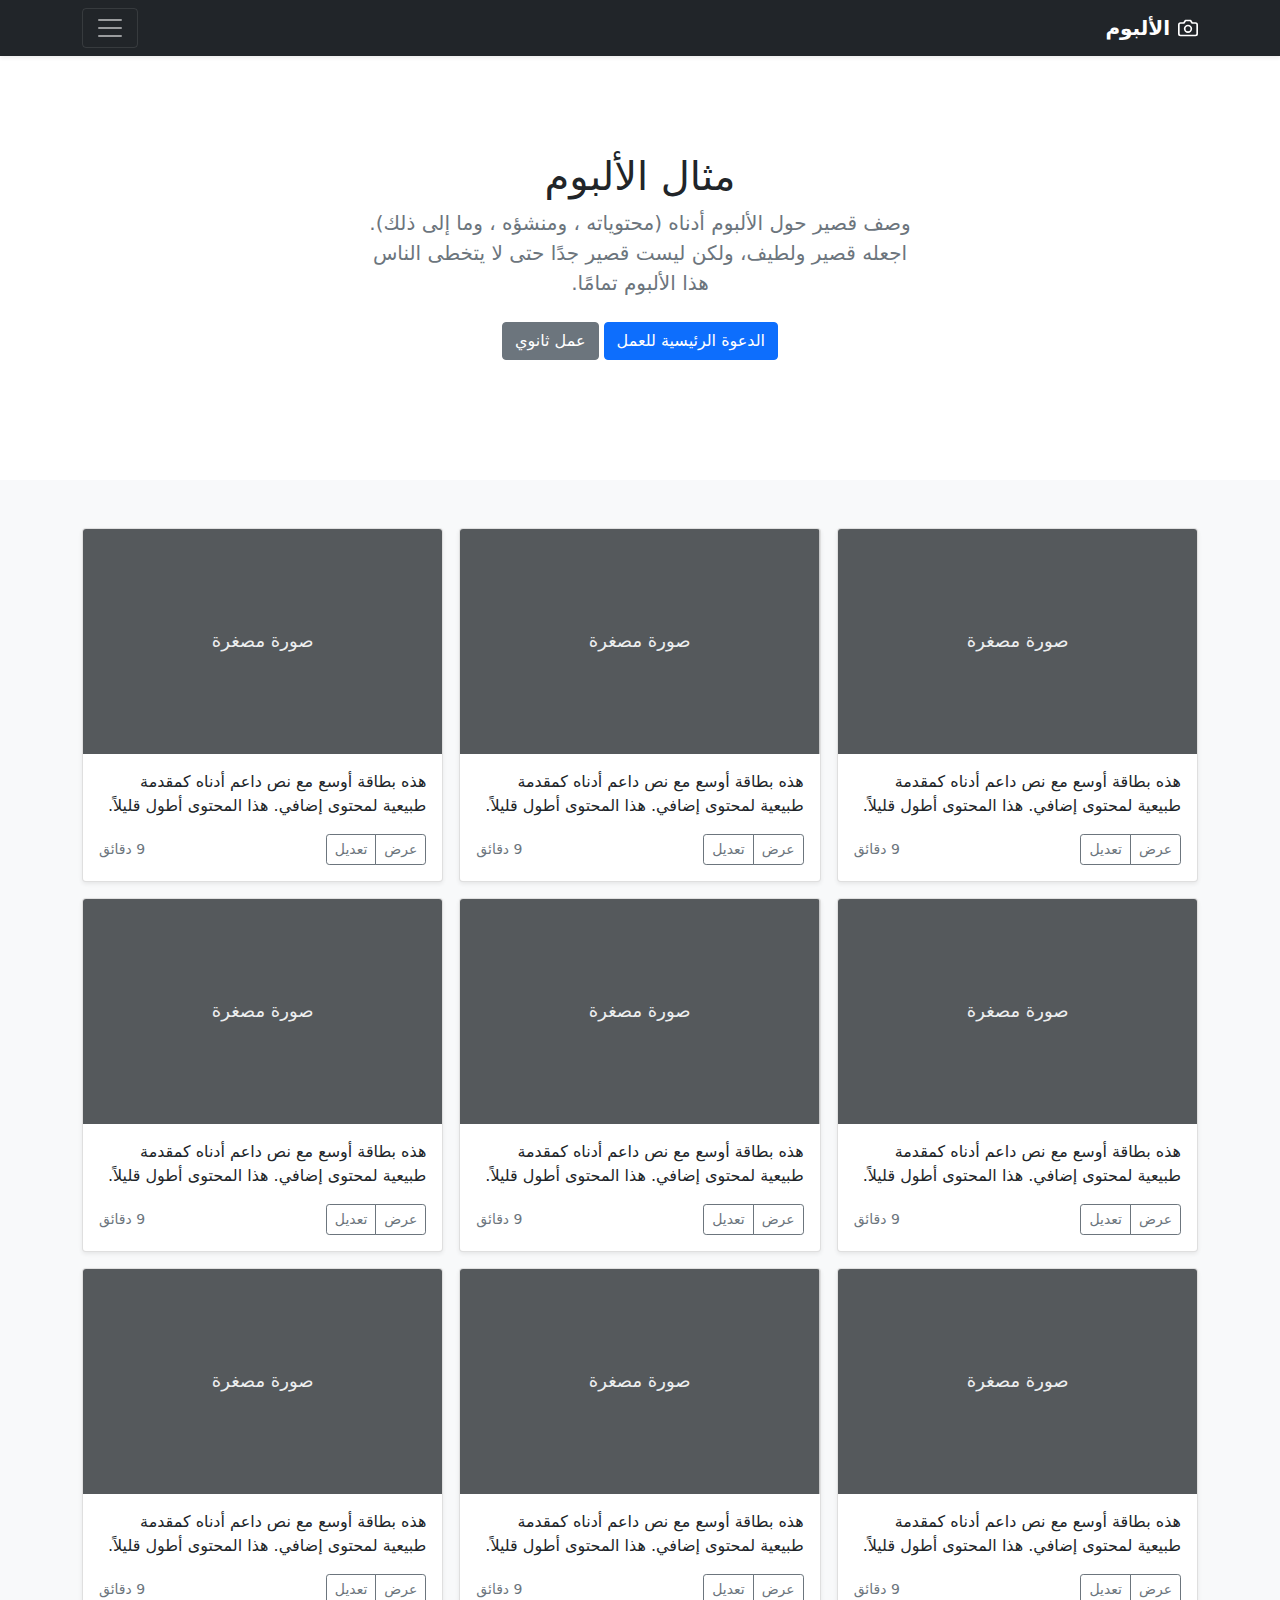
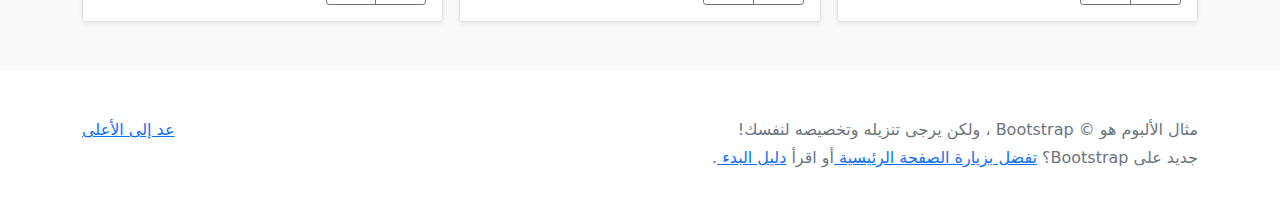
<file: Bootstrap/bootstrap-5.1.0-examples/album-rtl/index.html>
<!doctype html>
<html lang="ar" dir="rtl">
  <head>
    <meta charset="utf-8">
    <meta name="viewport" content="width=device-width, initial-scale=1">
    <meta name="description" content="">
    <meta name="author" content="Mark Otto, Jacob Thornton, and Bootstrap contributors">
    <meta name="generator" content="Hugo 0.87.0">
    <title>مثال الألبوم · Bootstrap v5.1</title>

    <link rel="canonical" href="https://getbootstrap.com/docs/5.1/examples/album-rtl/">

    

    <!-- Bootstrap core CSS -->
<link href="../assets/dist/css/bootstrap.rtl.min.css" rel="stylesheet">

    <style>
      .bd-placeholder-img {
        font-size: 1.125rem;
        text-anchor: middle;
        -webkit-user-select: none;
        -moz-user-select: none;
        user-select: none;
      }

      @media (min-width: 768px) {
        .bd-placeholder-img-lg {
          font-size: 3.5rem;
        }
      }
    </style>

    
  </head>
  <body>
    
<header>
  <div class="collapse bg-dark" id="navbarHeader">
    <div class="container">
      <div class="row">
        <div class="col-sm-8 col-md-7 py-4">
          <h4 class="text-white">حول</h4>
          <p class="text-muted">أضف بعض المعلومات حول الألبوم، المؤلف، أو أي سياق خلفية آخر. اجعلها بضع جمل حتى يتمكن الزوار من التقاط بعض التلميحات المفيدة. ثم اربطها ببعض مواقع التواصل الاجتماعي أو معلومات الاتصال.</p>
        </div>
        <div class="col-sm-4 offset-md-1 py-4">
          <h4 class="text-white">تواصل معي</h4>
          <ul class="list-unstyled">
            <li><a href="#" class="text-white">تابعني على تويتر</a></li>
            <li><a href="#" class="text-white">شاركني الإعجاب في فيسبوك</a></li>
            <li><a href="#" class="text-white">راسلني على البريد الإلكتروني</a></li>
          </ul>
        </div>
      </div>
    </div>
  </div>
  <div class="navbar navbar-dark bg-dark shadow-sm">
    <div class="container">
      <a href="#" class="navbar-brand d-flex align-items-center">
        <svg xmlns="http://www.w3.org/2000/svg" width="20" height="20" fill="none" stroke="currentColor" stroke-linecap="round" stroke-linejoin="round" stroke-width="2" aria-hidden="true" class="me-2" viewBox="0 0 24 24"><path d="M23 19a2 2 0 0 1-2 2H3a2 2 0 0 1-2-2V8a2 2 0 0 1 2-2h4l2-3h6l2 3h4a2 2 0 0 1 2 2z"/><circle cx="12" cy="13" r="4"/></svg>
        <strong>الألبوم</strong>
      </a>
      <button class="navbar-toggler" type="button" data-bs-toggle="collapse" data-bs-target="#navbarHeader" aria-controls="navbarHeader" aria-expanded="false" aria-label="تبديل التنقل">
        <span class="navbar-toggler-icon"></span>
      </button>
    </div>
  </div>
</header>

<main>

  <section class="py-5 text-center container">
    <div class="row py-lg-5">
      <div class="col-lg-6 col-md-8 mx-auto">
        <h1 class="fw-light">مثال الألبوم</h1>
        <p class="lead text-muted">وصف قصير حول الألبوم أدناه (محتوياته ، ومنشؤه ، وما إلى ذلك). اجعله قصير ولطيف، ولكن ليست قصير جدًا حتى لا يتخطى الناس هذا الألبوم تمامًا.</p>
        <p>
          <a href="#" class="btn btn-primary my-2">الدعوة الرئيسية للعمل</a>
          <a href="#" class="btn btn-secondary my-2">عمل ثانوي</a>
        </p>
      </div>
    </div>
  </section>

  <div class="album py-5 bg-light">
    <div class="container">

      <div class="row row-cols-1 row-cols-sm-2 row-cols-md-3 g-3">
        <div class="col">
          <div class="card shadow-sm">
            <svg class="bd-placeholder-img card-img-top" width="100%" height="225" xmlns="http://www.w3.org/2000/svg" role="img" aria-label="Placeholder: صورة مصغرة" preserveAspectRatio="xMidYMid slice" focusable="false"><title>Placeholder</title><rect width="100%" height="100%" fill="#55595c"/><text x="50%" y="50%" fill="#eceeef" dy=".3em">صورة مصغرة</text></svg>

            <div class="card-body">
              <p class="card-text">هذه بطاقة أوسع مع نص داعم أدناه كمقدمة طبيعية لمحتوى إضافي. هذا المحتوى أطول قليلاً.</p>
              <div class="d-flex justify-content-between align-items-center">
                <div class="btn-group">
                  <button type="button" class="btn btn-sm btn-outline-secondary">عرض</button>
                  <button type="button" class="btn btn-sm btn-outline-secondary">تعديل</button>
                </div>
                <small class="text-muted">9 دقائق</small>
              </div>
            </div>
          </div>
        </div>
        <div class="col">
          <div class="card shadow-sm">
            <svg class="bd-placeholder-img card-img-top" width="100%" height="225" xmlns="http://www.w3.org/2000/svg" role="img" aria-label="Placeholder: صورة مصغرة" preserveAspectRatio="xMidYMid slice" focusable="false"><title>Placeholder</title><rect width="100%" height="100%" fill="#55595c"/><text x="50%" y="50%" fill="#eceeef" dy=".3em">صورة مصغرة</text></svg>

            <div class="card-body">
              <p class="card-text">هذه بطاقة أوسع مع نص داعم أدناه كمقدمة طبيعية لمحتوى إضافي. هذا المحتوى أطول قليلاً.</p>
              <div class="d-flex justify-content-between align-items-center">
                <div class="btn-group">
                  <button type="button" class="btn btn-sm btn-outline-secondary">عرض</button>
                  <button type="button" class="btn btn-sm btn-outline-secondary">تعديل</button>
                </div>
                <small class="text-muted">9 دقائق</small>
              </div>
            </div>
          </div>
        </div>
        <div class="col">
          <div class="card shadow-sm">
            <svg class="bd-placeholder-img card-img-top" width="100%" height="225" xmlns="http://www.w3.org/2000/svg" role="img" aria-label="Placeholder: صورة مصغرة" preserveAspectRatio="xMidYMid slice" focusable="false"><title>Placeholder</title><rect width="100%" height="100%" fill="#55595c"/><text x="50%" y="50%" fill="#eceeef" dy=".3em">صورة مصغرة</text></svg>

            <div class="card-body">
              <p class="card-text">هذه بطاقة أوسع مع نص داعم أدناه كمقدمة طبيعية لمحتوى إضافي. هذا المحتوى أطول قليلاً.</p>
              <div class="d-flex justify-content-between align-items-center">
                <div class="btn-group">
                  <button type="button" class="btn btn-sm btn-outline-secondary">عرض</button>
                  <button type="button" class="btn btn-sm btn-outline-secondary">تعديل</button>
                </div>
                <small class="text-muted">9 دقائق</small>
              </div>
            </div>
          </div>
        </div>

        <div class="col">
          <div class="card shadow-sm">
            <svg class="bd-placeholder-img card-img-top" width="100%" height="225" xmlns="http://www.w3.org/2000/svg" role="img" aria-label="Placeholder: صورة مصغرة" preserveAspectRatio="xMidYMid slice" focusable="false"><title>Placeholder</title><rect width="100%" height="100%" fill="#55595c"/><text x="50%" y="50%" fill="#eceeef" dy=".3em">صورة مصغرة</text></svg>

            <div class="card-body">
              <p class="card-text">هذه بطاقة أوسع مع نص داعم أدناه كمقدمة طبيعية لمحتوى إضافي. هذا المحتوى أطول قليلاً.</p>
              <div class="d-flex justify-content-between align-items-center">
                <div class="btn-group">
                  <button type="button" class="btn btn-sm btn-outline-secondary">عرض</button>
                  <button type="button" class="btn btn-sm btn-outline-secondary">تعديل</button>
                </div>
                <small class="text-muted">9 دقائق</small>
              </div>
            </div>
          </div>
        </div>
        <div class="col">
          <div class="card shadow-sm">
            <svg class="bd-placeholder-img card-img-top" width="100%" height="225" xmlns="http://www.w3.org/2000/svg" role="img" aria-label="Placeholder: صورة مصغرة" preserveAspectRatio="xMidYMid slice" focusable="false"><title>Placeholder</title><rect width="100%" height="100%" fill="#55595c"/><text x="50%" y="50%" fill="#eceeef" dy=".3em">صورة مصغرة</text></svg>

            <div class="card-body">
              <p class="card-text">هذه بطاقة أوسع مع نص داعم أدناه كمقدمة طبيعية لمحتوى إضافي. هذا المحتوى أطول قليلاً.</p>
              <div class="d-flex justify-content-between align-items-center">
                <div class="btn-group">
                  <button type="button" class="btn btn-sm btn-outline-secondary">عرض</button>
                  <button type="button" class="btn btn-sm btn-outline-secondary">تعديل</button>
                </div>
                <small class="text-muted">9 دقائق</small>
              </div>
            </div>
          </div>
        </div>
        <div class="col">
          <div class="card shadow-sm">
            <svg class="bd-placeholder-img card-img-top" width="100%" height="225" xmlns="http://www.w3.org/2000/svg" role="img" aria-label="Placeholder: صورة مصغرة" preserveAspectRatio="xMidYMid slice" focusable="false"><title>Placeholder</title><rect width="100%" height="100%" fill="#55595c"/><text x="50%" y="50%" fill="#eceeef" dy=".3em">صورة مصغرة</text></svg>

            <div class="card-body">
              <p class="card-text">هذه بطاقة أوسع مع نص داعم أدناه كمقدمة طبيعية لمحتوى إضافي. هذا المحتوى أطول قليلاً.</p>
              <div class="d-flex justify-content-between align-items-center">
                <div class="btn-group">
                  <button type="button" class="btn btn-sm btn-outline-secondary">عرض</button>
                  <button type="button" class="btn btn-sm btn-outline-secondary">تعديل</button>
                </div>
                <small class="text-muted">9 دقائق</small>
              </div>
            </div>
          </div>
        </div>

        <div class="col">
          <div class="card shadow-sm">
            <svg class="bd-placeholder-img card-img-top" width="100%" height="225" xmlns="http://www.w3.org/2000/svg" role="img" aria-label="Placeholder: صورة مصغرة" preserveAspectRatio="xMidYMid slice" focusable="false"><title>Placeholder</title><rect width="100%" height="100%" fill="#55595c"/><text x="50%" y="50%" fill="#eceeef" dy=".3em">صورة مصغرة</text></svg>

            <div class="card-body">
              <p class="card-text">هذه بطاقة أوسع مع نص داعم أدناه كمقدمة طبيعية لمحتوى إضافي. هذا المحتوى أطول قليلاً.</p>
              <div class="d-flex justify-content-between align-items-center">
                <div class="btn-group">
                  <button type="button" class="btn btn-sm btn-outline-secondary">عرض</button>
                  <button type="button" class="btn btn-sm btn-outline-secondary">تعديل</button>
                </div>
                <small class="text-muted">9 دقائق</small>
              </div>
            </div>
          </div>
        </div>
        <div class="col">
          <div class="card shadow-sm">
            <svg class="bd-placeholder-img card-img-top" width="100%" height="225" xmlns="http://www.w3.org/2000/svg" role="img" aria-label="Placeholder: صورة مصغرة" preserveAspectRatio="xMidYMid slice" focusable="false"><title>Placeholder</title><rect width="100%" height="100%" fill="#55595c"/><text x="50%" y="50%" fill="#eceeef" dy=".3em">صورة مصغرة</text></svg>

            <div class="card-body">
              <p class="card-text">هذه بطاقة أوسع مع نص داعم أدناه كمقدمة طبيعية لمحتوى إضافي. هذا المحتوى أطول قليلاً.</p>
              <div class="d-flex justify-content-between align-items-center">
                <div class="btn-group">
                  <button type="button" class="btn btn-sm btn-outline-secondary">عرض</button>
                  <button type="button" class="btn btn-sm btn-outline-secondary">تعديل</button>
                </div>
                <small class="text-muted">9 دقائق</small>
              </div>
            </div>
          </div>
        </div>
        <div class="col">
          <div class="card shadow-sm">
            <svg class="bd-placeholder-img card-img-top" width="100%" height="225" xmlns="http://www.w3.org/2000/svg" role="img" aria-label="Placeholder: صورة مصغرة" preserveAspectRatio="xMidYMid slice" focusable="false"><title>Placeholder</title><rect width="100%" height="100%" fill="#55595c"/><text x="50%" y="50%" fill="#eceeef" dy=".3em">صورة مصغرة</text></svg>

            <div class="card-body">
              <p class="card-text">هذه بطاقة أوسع مع نص داعم أدناه كمقدمة طبيعية لمحتوى إضافي. هذا المحتوى أطول قليلاً.</p>
              <div class="d-flex justify-content-between align-items-center">
                <div class="btn-group">
                  <button type="button" class="btn btn-sm btn-outline-secondary">عرض</button>
                  <button type="button" class="btn btn-sm btn-outline-secondary">تعديل</button>
                </div>
                <small class="text-muted">9 دقائق</small>
              </div>
            </div>
          </div>
        </div>
      </div>
    </div>
  </div>

</main>

<footer class="text-muted py-5">
  <div class="container">
    <p class="float-end mb-1">
      <a href="#">عد إلى الأعلى</a>
    </p>
    <p class="mb-1">مثال الألبوم هو © Bootstrap ، ولكن يرجى تنزيله وتخصيصه لنفسك!</p>
    <p class="mb-0">جديد على Bootstrap؟ <a href="/"> تفضل بزيارة الصفحة الرئيسية </a> أو اقرأ <a href="../getting-started/introduction/ "> دليل البدء </a>.</p>
  </div>
</footer>


    <script src="../assets/dist/js/bootstrap.bundle.min.js"></script>

      
  </body>
</html>
</file>
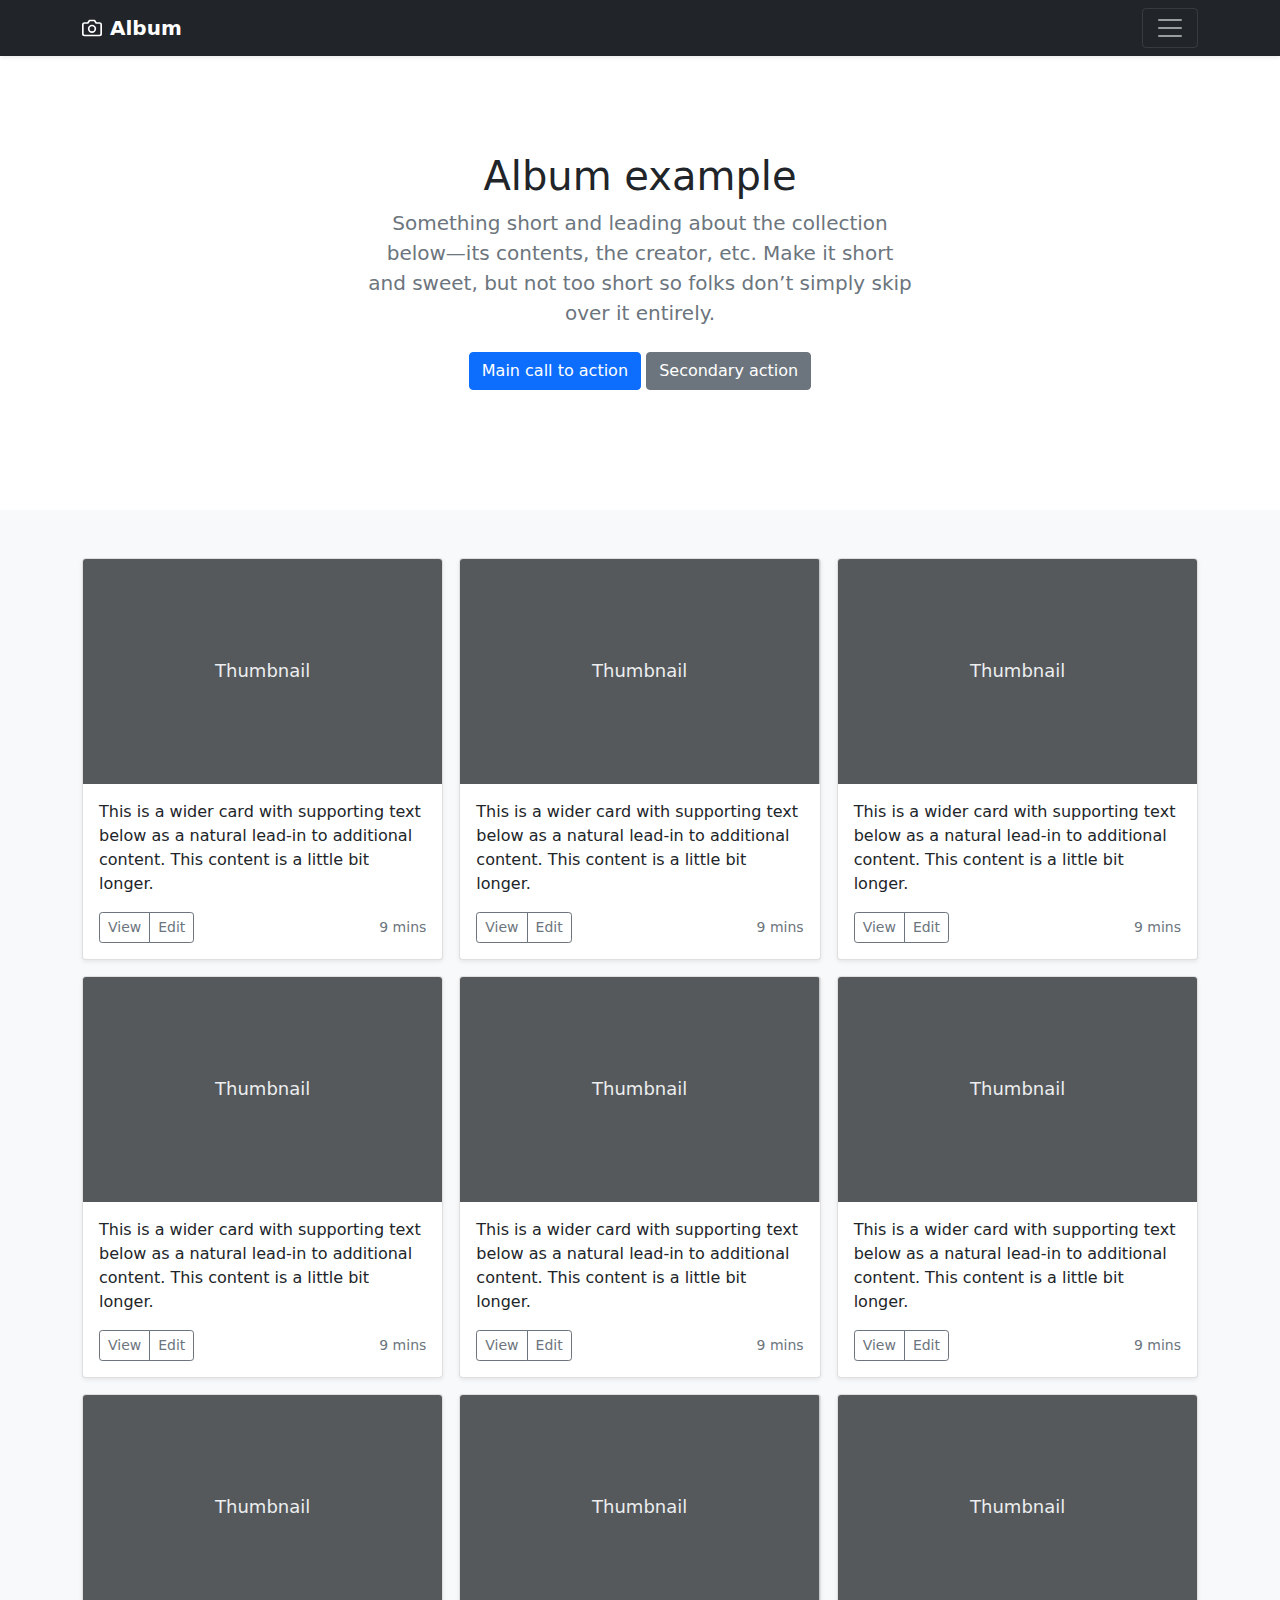
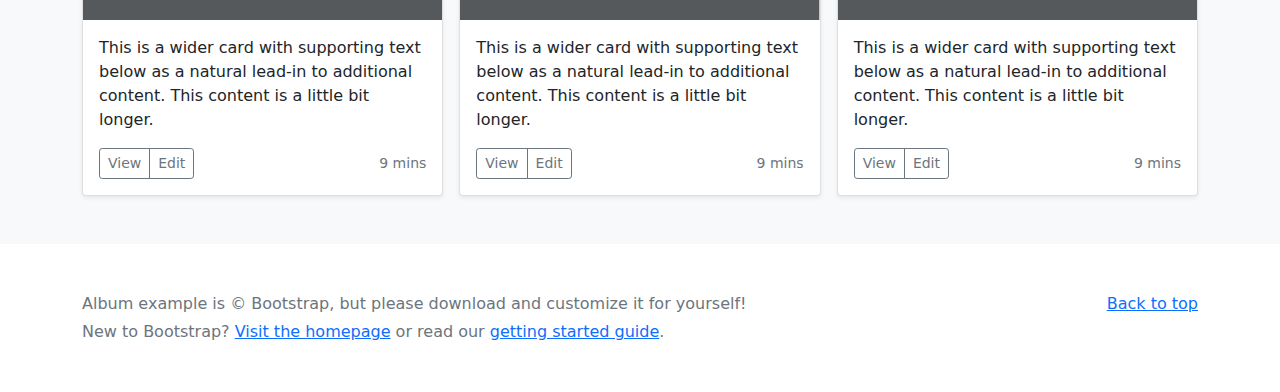
<file: Bootstrap/bootstrap-5.1.0-examples/album/index.html>
<!doctype html>
<html lang="en">
  <head>
    <meta charset="utf-8">
    <meta name="viewport" content="width=device-width, initial-scale=1">
    <meta name="description" content="">
    <meta name="author" content="Mark Otto, Jacob Thornton, and Bootstrap contributors">
    <meta name="generator" content="Hugo 0.87.0">
    <title>Album example · Bootstrap v5.1</title>

    <link rel="canonical" href="https://getbootstrap.com/docs/5.1/examples/album/">

    

    <!-- Bootstrap core CSS -->
<link href="../assets/dist/css/bootstrap.min.css" rel="stylesheet">

    <style>
      .bd-placeholder-img {
        font-size: 1.125rem;
        text-anchor: middle;
        -webkit-user-select: none;
        -moz-user-select: none;
        user-select: none;
      }

      @media (min-width: 768px) {
        .bd-placeholder-img-lg {
          font-size: 3.5rem;
        }
      }
    </style>

    
  </head>
  <body>
    
<header>
  <div class="collapse bg-dark" id="navbarHeader">
    <div class="container">
      <div class="row">
        <div class="col-sm-8 col-md-7 py-4">
          <h4 class="text-white">About</h4>
          <p class="text-muted">Add some information about the album below, the author, or any other background context. Make it a few sentences long so folks can pick up some informative tidbits. Then, link them off to some social networking sites or contact information.</p>
        </div>
        <div class="col-sm-4 offset-md-1 py-4">
          <h4 class="text-white">Contact</h4>
          <ul class="list-unstyled">
            <li><a href="#" class="text-white">Follow on Twitter</a></li>
            <li><a href="#" class="text-white">Like on Facebook</a></li>
            <li><a href="#" class="text-white">Email me</a></li>
          </ul>
        </div>
      </div>
    </div>
  </div>
  <div class="navbar navbar-dark bg-dark shadow-sm">
    <div class="container">
      <a href="#" class="navbar-brand d-flex align-items-center">
        <svg xmlns="http://www.w3.org/2000/svg" width="20" height="20" fill="none" stroke="currentColor" stroke-linecap="round" stroke-linejoin="round" stroke-width="2" aria-hidden="true" class="me-2" viewBox="0 0 24 24"><path d="M23 19a2 2 0 0 1-2 2H3a2 2 0 0 1-2-2V8a2 2 0 0 1 2-2h4l2-3h6l2 3h4a2 2 0 0 1 2 2z"/><circle cx="12" cy="13" r="4"/></svg>
        <strong>Album</strong>
      </a>
      <button class="navbar-toggler" type="button" data-bs-toggle="collapse" data-bs-target="#navbarHeader" aria-controls="navbarHeader" aria-expanded="false" aria-label="Toggle navigation">
        <span class="navbar-toggler-icon"></span>
      </button>
    </div>
  </div>
</header>

<main>

  <section class="py-5 text-center container">
    <div class="row py-lg-5">
      <div class="col-lg-6 col-md-8 mx-auto">
        <h1 class="fw-light">Album example</h1>
        <p class="lead text-muted">Something short and leading about the collection below—its contents, the creator, etc. Make it short and sweet, but not too short so folks don’t simply skip over it entirely.</p>
        <p>
          <a href="#" class="btn btn-primary my-2">Main call to action</a>
          <a href="#" class="btn btn-secondary my-2">Secondary action</a>
        </p>
      </div>
    </div>
  </section>

  <div class="album py-5 bg-light">
    <div class="container">

      <div class="row row-cols-1 row-cols-sm-2 row-cols-md-3 g-3">
        <div class="col">
          <div class="card shadow-sm">
            <svg class="bd-placeholder-img card-img-top" width="100%" height="225" xmlns="http://www.w3.org/2000/svg" role="img" aria-label="Placeholder: Thumbnail" preserveAspectRatio="xMidYMid slice" focusable="false"><title>Placeholder</title><rect width="100%" height="100%" fill="#55595c"/><text x="50%" y="50%" fill="#eceeef" dy=".3em">Thumbnail</text></svg>

            <div class="card-body">
              <p class="card-text">This is a wider card with supporting text below as a natural lead-in to additional content. This content is a little bit longer.</p>
              <div class="d-flex justify-content-between align-items-center">
                <div class="btn-group">
                  <button type="button" class="btn btn-sm btn-outline-secondary">View</button>
                  <button type="button" class="btn btn-sm btn-outline-secondary">Edit</button>
                </div>
                <small class="text-muted">9 mins</small>
              </div>
            </div>
          </div>
        </div>
        <div class="col">
          <div class="card shadow-sm">
            <svg class="bd-placeholder-img card-img-top" width="100%" height="225" xmlns="http://www.w3.org/2000/svg" role="img" aria-label="Placeholder: Thumbnail" preserveAspectRatio="xMidYMid slice" focusable="false"><title>Placeholder</title><rect width="100%" height="100%" fill="#55595c"/><text x="50%" y="50%" fill="#eceeef" dy=".3em">Thumbnail</text></svg>

            <div class="card-body">
              <p class="card-text">This is a wider card with supporting text below as a natural lead-in to additional content. This content is a little bit longer.</p>
              <div class="d-flex justify-content-between align-items-center">
                <div class="btn-group">
                  <button type="button" class="btn btn-sm btn-outline-secondary">View</button>
                  <button type="button" class="btn btn-sm btn-outline-secondary">Edit</button>
                </div>
                <small class="text-muted">9 mins</small>
              </div>
            </div>
          </div>
        </div>
        <div class="col">
          <div class="card shadow-sm">
            <svg class="bd-placeholder-img card-img-top" width="100%" height="225" xmlns="http://www.w3.org/2000/svg" role="img" aria-label="Placeholder: Thumbnail" preserveAspectRatio="xMidYMid slice" focusable="false"><title>Placeholder</title><rect width="100%" height="100%" fill="#55595c"/><text x="50%" y="50%" fill="#eceeef" dy=".3em">Thumbnail</text></svg>

            <div class="card-body">
              <p class="card-text">This is a wider card with supporting text below as a natural lead-in to additional content. This content is a little bit longer.</p>
              <div class="d-flex justify-content-between align-items-center">
                <div class="btn-group">
                  <button type="button" class="btn btn-sm btn-outline-secondary">View</button>
                  <button type="button" class="btn btn-sm btn-outline-secondary">Edit</button>
                </div>
                <small class="text-muted">9 mins</small>
              </div>
            </div>
          </div>
        </div>

        <div class="col">
          <div class="card shadow-sm">
            <svg class="bd-placeholder-img card-img-top" width="100%" height="225" xmlns="http://www.w3.org/2000/svg" role="img" aria-label="Placeholder: Thumbnail" preserveAspectRatio="xMidYMid slice" focusable="false"><title>Placeholder</title><rect width="100%" height="100%" fill="#55595c"/><text x="50%" y="50%" fill="#eceeef" dy=".3em">Thumbnail</text></svg>

            <div class="card-body">
              <p class="card-text">This is a wider card with supporting text below as a natural lead-in to additional content. This content is a little bit longer.</p>
              <div class="d-flex justify-content-between align-items-center">
                <div class="btn-group">
                  <button type="button" class="btn btn-sm btn-outline-secondary">View</button>
                  <button type="button" class="btn btn-sm btn-outline-secondary">Edit</button>
                </div>
                <small class="text-muted">9 mins</small>
              </div>
            </div>
          </div>
        </div>
        <div class="col">
          <div class="card shadow-sm">
            <svg class="bd-placeholder-img card-img-top" width="100%" height="225" xmlns="http://www.w3.org/2000/svg" role="img" aria-label="Placeholder: Thumbnail" preserveAspectRatio="xMidYMid slice" focusable="false"><title>Placeholder</title><rect width="100%" height="100%" fill="#55595c"/><text x="50%" y="50%" fill="#eceeef" dy=".3em">Thumbnail</text></svg>

            <div class="card-body">
              <p class="card-text">This is a wider card with supporting text below as a natural lead-in to additional content. This content is a little bit longer.</p>
              <div class="d-flex justify-content-between align-items-center">
                <div class="btn-group">
                  <button type="button" class="btn btn-sm btn-outline-secondary">View</button>
                  <button type="button" class="btn btn-sm btn-outline-secondary">Edit</button>
                </div>
                <small class="text-muted">9 mins</small>
              </div>
            </div>
          </div>
        </div>
        <div class="col">
          <div class="card shadow-sm">
            <svg class="bd-placeholder-img card-img-top" width="100%" height="225" xmlns="http://www.w3.org/2000/svg" role="img" aria-label="Placeholder: Thumbnail" preserveAspectRatio="xMidYMid slice" focusable="false"><title>Placeholder</title><rect width="100%" height="100%" fill="#55595c"/><text x="50%" y="50%" fill="#eceeef" dy=".3em">Thumbnail</text></svg>

            <div class="card-body">
              <p class="card-text">This is a wider card with supporting text below as a natural lead-in to additional content. This content is a little bit longer.</p>
              <div class="d-flex justify-content-between align-items-center">
                <div class="btn-group">
                  <button type="button" class="btn btn-sm btn-outline-secondary">View</button>
                  <button type="button" class="btn btn-sm btn-outline-secondary">Edit</button>
                </div>
                <small class="text-muted">9 mins</small>
              </div>
            </div>
          </div>
        </div>

        <div class="col">
          <div class="card shadow-sm">
            <svg class="bd-placeholder-img card-img-top" width="100%" height="225" xmlns="http://www.w3.org/2000/svg" role="img" aria-label="Placeholder: Thumbnail" preserveAspectRatio="xMidYMid slice" focusable="false"><title>Placeholder</title><rect width="100%" height="100%" fill="#55595c"/><text x="50%" y="50%" fill="#eceeef" dy=".3em">Thumbnail</text></svg>

            <div class="card-body">
              <p class="card-text">This is a wider card with supporting text below as a natural lead-in to additional content. This content is a little bit longer.</p>
              <div class="d-flex justify-content-between align-items-center">
                <div class="btn-group">
                  <button type="button" class="btn btn-sm btn-outline-secondary">View</button>
                  <button type="button" class="btn btn-sm btn-outline-secondary">Edit</button>
                </div>
                <small class="text-muted">9 mins</small>
              </div>
            </div>
          </div>
        </div>
        <div class="col">
          <div class="card shadow-sm">
            <svg class="bd-placeholder-img card-img-top" width="100%" height="225" xmlns="http://www.w3.org/2000/svg" role="img" aria-label="Placeholder: Thumbnail" preserveAspectRatio="xMidYMid slice" focusable="false"><title>Placeholder</title><rect width="100%" height="100%" fill="#55595c"/><text x="50%" y="50%" fill="#eceeef" dy=".3em">Thumbnail</text></svg>

            <div class="card-body">
              <p class="card-text">This is a wider card with supporting text below as a natural lead-in to additional content. This content is a little bit longer.</p>
              <div class="d-flex justify-content-between align-items-center">
                <div class="btn-group">
                  <button type="button" class="btn btn-sm btn-outline-secondary">View</button>
                  <button type="button" class="btn btn-sm btn-outline-secondary">Edit</button>
                </div>
                <small class="text-muted">9 mins</small>
              </div>
            </div>
          </div>
        </div>
        <div class="col">
          <div class="card shadow-sm">
            <svg class="bd-placeholder-img card-img-top" width="100%" height="225" xmlns="http://www.w3.org/2000/svg" role="img" aria-label="Placeholder: Thumbnail" preserveAspectRatio="xMidYMid slice" focusable="false"><title>Placeholder</title><rect width="100%" height="100%" fill="#55595c"/><text x="50%" y="50%" fill="#eceeef" dy=".3em">Thumbnail</text></svg>

            <div class="card-body">
              <p class="card-text">This is a wider card with supporting text below as a natural lead-in to additional content. This content is a little bit longer.</p>
              <div class="d-flex justify-content-between align-items-center">
                <div class="btn-group">
                  <button type="button" class="btn btn-sm btn-outline-secondary">View</button>
                  <button type="button" class="btn btn-sm btn-outline-secondary">Edit</button>
                </div>
                <small class="text-muted">9 mins</small>
              </div>
            </div>
          </div>
        </div>
      </div>
    </div>
  </div>

</main>

<footer class="text-muted py-5">
  <div class="container">
    <p class="float-end mb-1">
      <a href="#">Back to top</a>
    </p>
    <p class="mb-1">Album example is &copy; Bootstrap, but please download and customize it for yourself!</p>
    <p class="mb-0">New to Bootstrap? <a href="/">Visit the homepage</a> or read our <a href="../getting-started/introduction/">getting started guide</a>.</p>
  </div>
</footer>


    <script src="../assets/dist/js/bootstrap.bundle.min.js"></script>

      
  </body>
</html>
</file>
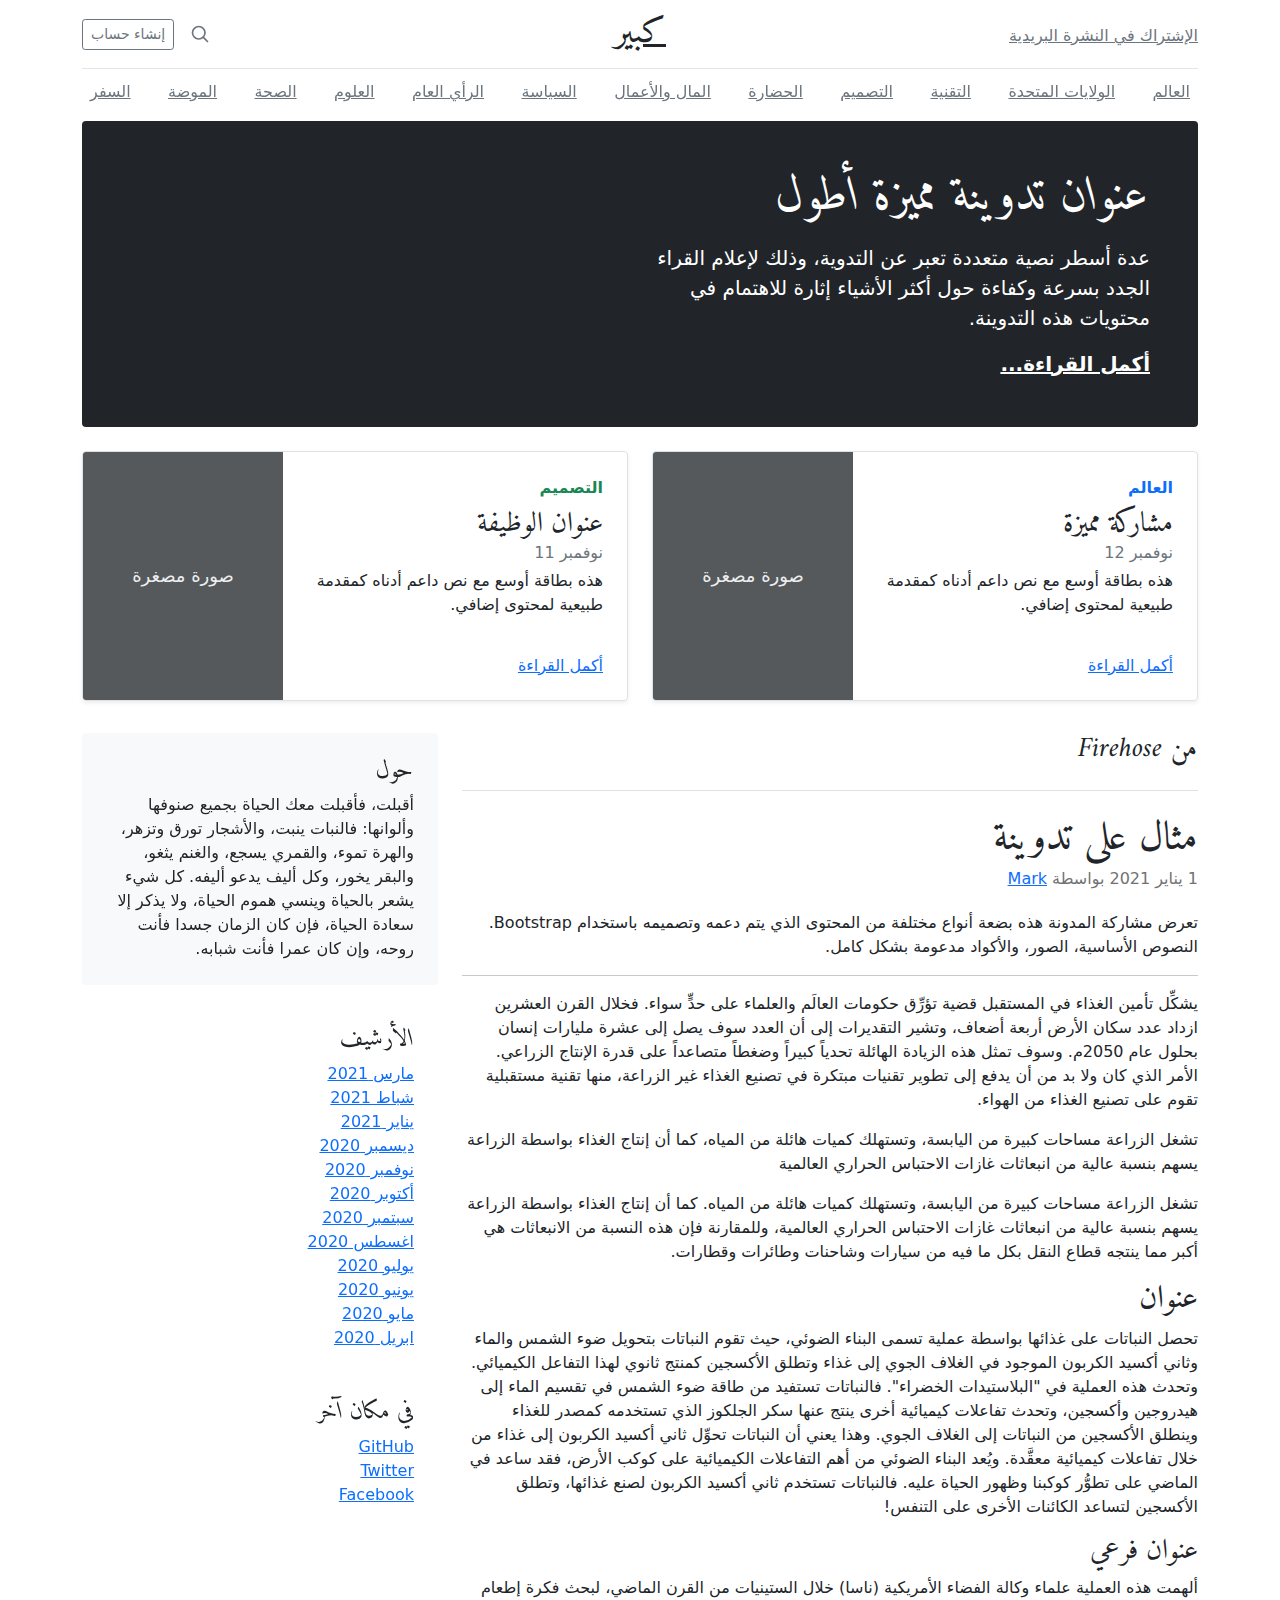
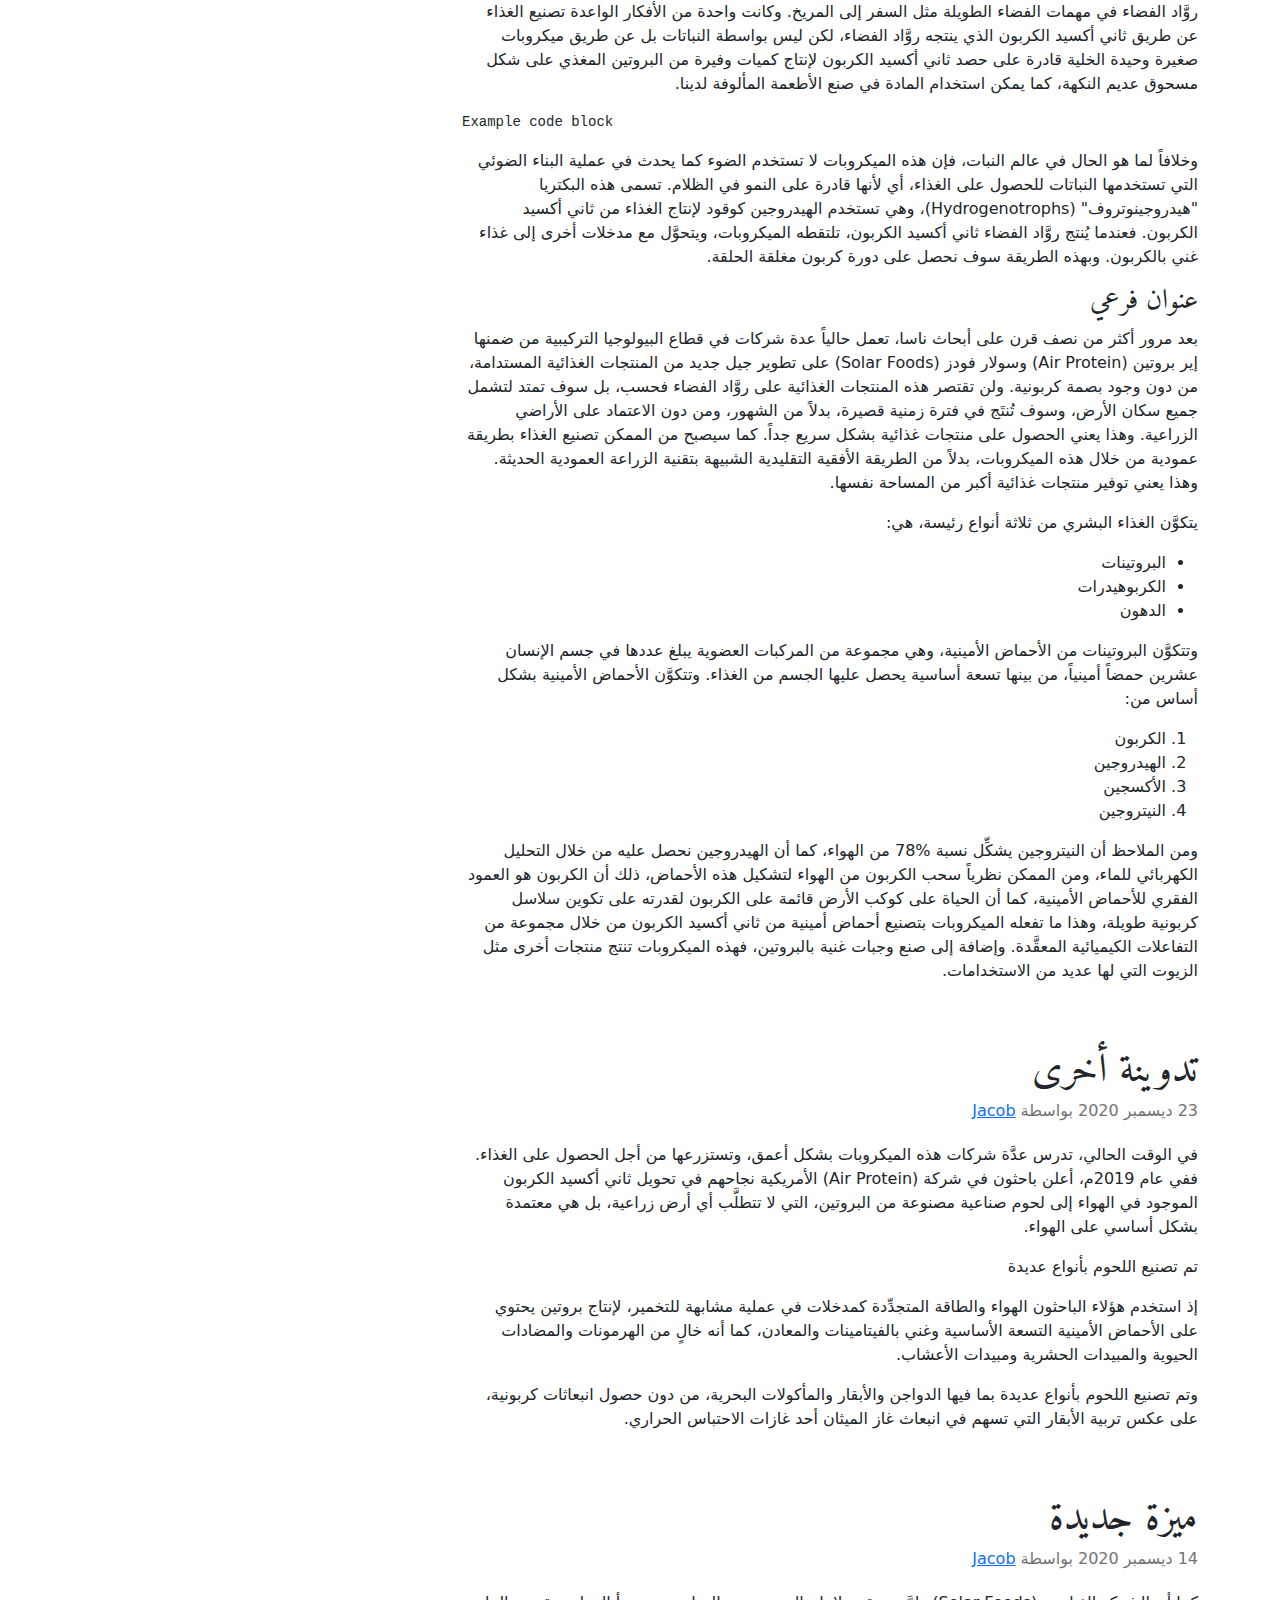
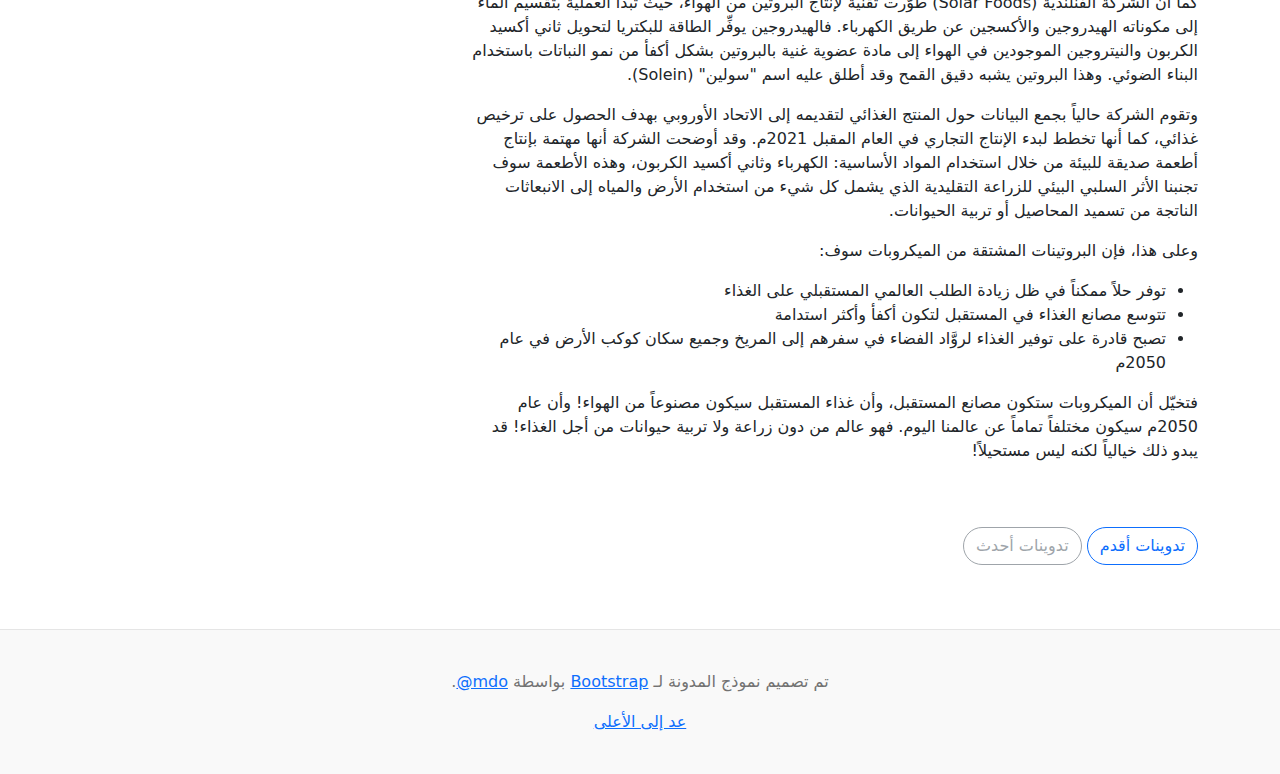
<file: Bootstrap/bootstrap-5.1.0-examples/blog-rtl/index.html>
<!doctype html>
<html lang="ar" dir="rtl">
  <head>
    <meta charset="utf-8">
    <meta name="viewport" content="width=device-width, initial-scale=1">
    <meta name="description" content="">
    <meta name="author" content="Mark Otto, Jacob Thornton, and Bootstrap contributors">
    <meta name="generator" content="Hugo 0.87.0">
    <title>قالب المدونة · Bootstrap v5.1</title>

    <link rel="canonical" href="https://getbootstrap.com/docs/5.1/examples/blog-rtl/">

    

    <!-- Bootstrap core CSS -->
<link href="../assets/dist/css/bootstrap.rtl.min.css" rel="stylesheet">

    <style>
      .bd-placeholder-img {
        font-size: 1.125rem;
        text-anchor: middle;
        -webkit-user-select: none;
        -moz-user-select: none;
        user-select: none;
      }

      @media (min-width: 768px) {
        .bd-placeholder-img-lg {
          font-size: 3.5rem;
        }
      }
    </style>

    
    <!-- Custom styles for this template -->
    <link href="https://fonts.googleapis.com/css?family=Amiri:wght@400;700&amp;display=swap" rel="stylesheet">
    <!-- Custom styles for this template -->
    <link href="../blog/blog.rtl.css" rel="stylesheet">
  </head>
  <body>
    
<div class="container">
  <header class="blog-header py-3">
    <div class="row flex-nowrap justify-content-between align-items-center">
      <div class="col-4 pt-1">
        <a class="link-secondary" href="#">الإشتراك في النشرة البريدية</a>
      </div>
      <div class="col-4 text-center">
        <a class="blog-header-logo text-dark" href="#">كبير</a>
      </div>
      <div class="col-4 d-flex justify-content-end align-items-center">
        <a class="link-secondary" href="#" aria-label="بحث">
          <svg xmlns="http://www.w3.org/2000/svg" width="20" height="20" fill="none" stroke="currentColor" stroke-linecap="round" stroke-linejoin="round" stroke-width="2" class="mx-3" role="img" viewBox="0 0 24 24"><title>بحث</title><circle cx="10.5" cy="10.5" r="7.5"/><path d="M21 21l-5.2-5.2"/></svg>
        </a>
        <a class="btn btn-sm btn-outline-secondary" href="#">إنشاء حساب</a>
      </div>
    </div>
  </header>

  <div class="nav-scroller py-1 mb-2">
    <nav class="nav d-flex justify-content-between">
      <a class="p-2 link-secondary" href="#">العالم</a>
      <a class="p-2 link-secondary" href="#">الولايات المتحدة</a>
      <a class="p-2 link-secondary" href="#">التقنية</a>
      <a class="p-2 link-secondary" href="#">التصميم</a>
      <a class="p-2 link-secondary" href="#">الحضارة</a>
      <a class="p-2 link-secondary" href="#">المال والأعمال</a>
      <a class="p-2 link-secondary" href="#">السياسة</a>
      <a class="p-2 link-secondary" href="#">الرأي العام</a>
      <a class="p-2 link-secondary" href="#">العلوم</a>
      <a class="p-2 link-secondary" href="#">الصحة</a>
      <a class="p-2 link-secondary" href="#">الموضة</a>
      <a class="p-2 link-secondary" href="#">السفر</a>
    </nav>
  </div>
</div>

<main class="container">
  <div class="p-4 p-md-5 mb-4 text-white rounded bg-dark">
    <div class="col-md-6 px-0">
      <h1 class="display-4 fst-italic">عنوان تدوينة مميزة أطول</h1>
      <p class="lead my-3">عدة أسطر نصية متعددة تعبر عن التدوية، وذلك لإعلام القراء الجدد بسرعة وكفاءة حول أكثر الأشياء إثارة للاهتمام في محتويات هذه التدوينة.</p>
      <p class="lead mb-0"><a href="#" class="text-white fw-bold">أكمل القراءة...</a></p>
    </div>
  </div>

  <div class="row mb-2">
    <div class="col-md-6">
      <div class="row g-0 border rounded overflow-hidden flex-md-row mb-4 shadow-sm h-md-250 position-relative">
        <div class="col p-4 d-flex flex-column position-static">
          <strong class="d-inline-block mb-2 text-primary">العالم</strong>
          <h3 class="mb-0">مشاركة مميزة</h3>
          <div class="mb-1 text-muted">نوفمبر 12</div>
          <p class="card-text mb-auto">هذه بطاقة أوسع مع نص داعم أدناه كمقدمة طبيعية لمحتوى إضافي.</p>
          <a href="#" class="stretched-link">أكمل القراءة</a>
        </div>
        <div class="col-auto d-none d-lg-block">
          <svg class="bd-placeholder-img" width="200" height="250" xmlns="http://www.w3.org/2000/svg" role="img" aria-label="Placeholder: صورة مصغرة" preserveAspectRatio="xMidYMid slice" focusable="false"><title>Placeholder</title><rect width="100%" height="100%" fill="#55595c"/><text x="50%" y="50%" fill="#eceeef" dy=".3em">صورة مصغرة</text></svg>

        </div>
      </div>
    </div>
    <div class="col-md-6">
      <div class="row g-0 border rounded overflow-hidden flex-md-row mb-4 shadow-sm h-md-250 position-relative">
        <div class="col p-4 d-flex flex-column position-static">
          <strong class="d-inline-block mb-2 text-success">التصميم</strong>
          <h3 class="mb-0">عنوان الوظيفة</h3>
          <div class="mb-1 text-muted">نوفمبر 11</div>
          <p class="mb-auto">هذه بطاقة أوسع مع نص داعم أدناه كمقدمة طبيعية لمحتوى إضافي.</p>
          <a href="#" class="stretched-link">أكمل القراءة</a>
        </div>
        <div class="col-auto d-none d-lg-block">
          <svg class="bd-placeholder-img" width="200" height="250" xmlns="http://www.w3.org/2000/svg" role="img" aria-label="Placeholder: صورة مصغرة" preserveAspectRatio="xMidYMid slice" focusable="false"><title>Placeholder</title><rect width="100%" height="100%" fill="#55595c"/><text x="50%" y="50%" fill="#eceeef" dy=".3em">صورة مصغرة</text></svg>

        </div>
      </div>
    </div>
  </div>

  <div class="row">
    <div class="col-md-8">
      <h3 class="pb-4 mb-4 fst-italic border-bottom">
        من Firehose
      </h3>

      <article class="blog-post">
        <h2 class="blog-post-title">مثال على تدوينة</h2>
        <p class="blog-post-meta">1 يناير 2021 بواسطة <a href="#"> Mark </a></p>

        <p>تعرض مشاركة المدونة هذه بضعة أنواع مختلفة من المحتوى الذي يتم دعمه وتصميمه باستخدام Bootstrap. النصوص الأساسية، الصور، والأكواد مدعومة بشكل كامل.</p>
        <hr>
        <p>يشكِّل تأمين الغذاء في المستقبل قضية تؤرِّق حكومات العالَم والعلماء على حدٍّ سواء. فخلال القرن العشرين ازداد عدد سكان الأرض أربعة أضعاف، وتشير التقديرات إلى أن العدد سوف يصل إلى عشرة مليارات إنسان بحلول عام 2050م. وسوف تمثل هذه الزيادة الهائلة تحدياً كبيراً وضغطاً متصاعداً على قدرة الإنتاج الزراعي. الأمر الذي كان ولا بد من أن يدفع إلى تطوير تقنيات مبتكرة في تصنيع الغذاء غير الزراعة، منها تقنية مستقبلية تقوم على تصنيع الغذاء من الهواء.</p>
        <blockquote>
          <p>تشغل الزراعة مساحات كبيرة من اليابسة، وتستهلك كميات هائلة من المياه، كما أن إنتاج الغذاء بواسطة الزراعة يسهم بنسبة عالية من انبعاثات غازات الاحتباس الحراري العالمية</p>
        </blockquote>
        <p>تشغل الزراعة مساحات كبيرة من اليابسة، وتستهلك كميات هائلة من المياه. كما أن إنتاج الغذاء بواسطة الزراعة يسهم بنسبة عالية من انبعاثات غازات الاحتباس الحراري العالمية، وللمقارنة فإن هذه النسبة من الانبعاثات هي أكبر مما ينتجه قطاع النقل بكل ما فيه من سيارات وشاحنات وطائرات وقطارات.</p>
        <h2>عنوان</h2>
        <p>تحصل النباتات على غذائها بواسطة عملية تسمى البناء الضوئي، حيث تقوم النباتات بتحويل ضوء الشمس والماء وثاني أكسيد الكربون الموجود في الغلاف الجوي إلى غذاء وتطلق الأكسجين كمنتج ثانوي لهذا التفاعل الكيميائي. وتحدث هذه العملية في "البلاستيدات الخضراء". فالنباتات تستفيد من طاقة ضوء الشمس في تقسيم الماء إلى هيدروجين وأكسجين، وتحدث تفاعلات كيميائية أخرى ينتج عنها سكر الجلكوز الذي تستخدمه كمصدر للغذاء وينطلق الأكسجين من النباتات إلى الغلاف الجوي. وهذا يعني أن النباتات تحوِّل ثاني أكسيد الكربون إلى غذاء من خلال تفاعلات كيميائية معقَّدة. ويُعد البناء الضوئي من أهم التفاعلات الكيميائية على كوكب الأرض، فقد ساعد في الماضي على تطوُّر كوكبنا وظهور الحياة عليه. فالنباتات تستخدم ثاني أكسيد الكربون لصنع غذائها، وتطلق الأكسجين لتساعد الكائنات الأخرى على التنفس!</p>
        <h3>عنوان فرعي</h3>
        <p>ألهمت هذه العملية علماء وكالة الفضاء الأمريكية (ناسا) خلال الستينيات من القرن الماضي، لبحث فكرة إطعام روَّاد الفضاء في مهمات الفضاء الطويلة مثل السفر إلى المريخ. وكانت واحدة من الأفكار الواعدة تصنيع الغذاء عن طريق ثاني أكسيد الكربون الذي ينتجه روَّاد الفضاء، لكن ليس بواسطة النباتات بل عن طريق ميكروبات صغيرة وحيدة الخلية قادرة على حصد ثاني أكسيد الكربون لإنتاج كميات وفيرة من البروتين المغذي على شكل مسحوق عديم النكهة، كما يمكن استخدام المادة في صنع الأطعمة المألوفة لدينا.</p>
        <pre><code>Example code block</code></pre>
        <p>وخلافاً لما هو الحال في عالم النبات، فإن هذه الميكروبات لا تستخدم الضوء كما يحدث في عملية البناء الضوئي التي تستخدمها النباتات للحصول على الغذاء، أي لأنها قادرة على النمو في الظلام. تسمى هذه البكتريا "هيدروجينوتروف" (Hydrogenotrophs)، وهي تستخدم الهيدروجين كوقود لإنتاج الغذاء من ثاني أكسيد الكربون. فعندما يُنتج روَّاد الفضاء ثاني أكسيد الكربون، تلتقطه الميكروبات، ويتحوَّل مع مدخلات أخرى إلى غذاء غني بالكربون. وبهذه الطريقة سوف نحصل على دورة كربون مغلقة الحلقة.</p>
        <h3>عنوان فرعي</h3>
        <p>بعد مرور أكثر من نصف قرن على أبحاث ناسا، تعمل حالياً عدة شركات في قطاع البيولوجيا التركيبية من ضمنها إير بروتين (Air Protein) وسولار فودز (Solar Foods) على تطوير جيل جديد من المنتجات الغذائية المستدامة، من دون وجود بصمة كربونية. ولن تقتصر هذه المنتجات الغذائية على روَّاد الفضاء فحسب، بل سوف تمتد لتشمل جميع سكان الأرض، وسوف تُنتَج في فترة زمنية قصيرة، بدلاً من الشهور، ومن دون الاعتماد على الأراضي الزراعية. وهذا يعني الحصول على منتجات غذائية بشكل سريع جداً. كما سيصبح من الممكن تصنيع الغذاء بطريقة عمودية من خلال هذه الميكروبات، بدلاً من الطريقة الأفقية التقليدية الشبيهة بتقنية الزراعة العمودية الحديثة. وهذا يعني توفير منتجات غذائية أكبر من المساحة نفسها.</p>
        <p>يتكوَّن الغذاء البشري من ثلاثة أنواع رئيسة، هي:</p>
        <ul>
          <li>البروتينات</li>
          <li>الكربوهيدرات</li>
          <li>الدهون</li>
        </ul>
        <p>وتتكوَّن البروتينات من الأحماض الأمينية، وهي مجموعة من المركبات العضوية يبلغ عددها في جسم الإنسان عشرين حمضاً أمينياً، من بينها تسعة أساسية يحصل عليها الجسم من الغذاء. وتتكوَّن الأحماض الأمينية بشكل أساس من:</p>
        <ol>
          <li>الكربون</li>
          <li>الهيدروجين</li>
          <li>الأكسجين</li>
          <li>النيتروجين</li>
        </ol>
        <p>ومن الملاحظ أن النيتروجين يشكِّل نسبة %78 من الهواء، كما أن الهيدروجين نحصل عليه من خلال التحليل الكهربائي للماء، ومن الممكن نظرياً سحب الكربون من الهواء لتشكيل هذه الأحماض، ذلك أن الكربون هو العمود الفقري للأحماض الأمينية، كما أن الحياة على كوكب الأرض قائمة على الكربون لقدرته على تكوين سلاسل كربونية طويلة، وهذا ما تفعله الميكروبات بتصنيع أحماض أمينية من ثاني أكسيد الكربون من خلال مجموعة من التفاعلات الكيميائية المعقَّدة. وإضافة إلى صنع وجبات غنية بالبروتين، فهذه الميكروبات تنتج منتجات أخرى مثل الزيوت التي لها عديد من الاستخدامات.</p>
      </article>

      <article class="blog-post">
        <h2 class="blog-post-title">تدوينة أخرى</h2>
        <p class="blog-post-meta">23 ديسمبر 2020 بواسطة <a href="#">Jacob</a></p>

        <p>في الوقت الحالي، تدرس عدَّة شركات هذه الميكروبات بشكل أعمق، وتستزرعها من أجل الحصول على الغذاء. ففي عام 2019م، أعلن باحثون في شركة (Air Protein) الأمريكية نجاحهم في تحويل ثاني أكسيد الكربون الموجود في الهواء إلى لحوم صناعية مصنوعة من البروتين، التي لا تتطلَّب أي أرض زراعية، بل هي معتمدة بشكل أساسي على الهواء.</p>
        <blockquote>
          <p>تم تصنيع اللحوم بأنواع عديدة</p>
        </blockquote>
        <p>إذ استخدم هؤلاء الباحثون الهواء والطاقة المتجدِّدة كمدخلات في عملية مشابهة للتخمير، لإنتاج بروتين يحتوي على الأحماض الأمينية التسعة الأساسية وغني بالفيتامينات والمعادن، كما أنه خالٍ من الهرمونات والمضادات الحيوية والمبيدات الحشرية ومبيدات الأعشاب.</p>
        <p> وتم تصنيع اللحوم بأنواع عديدة بما فيها الدواجن والأبقار والمأكولات البحرية، من دون حصول انبعاثات كربونية، على عكس تربية الأبقار التي تسهم في انبعاث غاز الميثان أحد غازات الاحتباس الحراري.</p>
      </article>

      <article class="blog-post">
        <h2 class="blog-post-title">ميزة جديدة</h2>
        <p class="blog-post-meta">14 ديسمبر 2020 بواسطة <a href="#">Jacob</a></p>

        <p>كما أن الشركة الفنلندية (Solar Foods) طوَّرت تقنية لإنتاج البروتين من الهواء، حيث تبدأ العملية بتقسيم الماء إلى مكوناته الهيدروجين والأكسجين عن طريق الكهرباء. فالهيدروجين يوفِّر الطاقة للبكتريا لتحويل ثاني أكسيد الكربون والنيتروجين الموجودين في الهواء إلى مادة عضوية غنية بالبروتين بشكل أكفأ من نمو النباتات باستخدام البناء الضوئي. وهذا البروتين يشبه دقيق القمح وقد أطلق عليه اسم "سولين" (Solein).</p>
        <p>وتقوم الشركة حالياً بجمع البيانات حول المنتج الغذائي لتقديمه إلى الاتحاد الأوروبي بهدف الحصول على ترخيص غذائي، كما أنها تخطط لبدء الإنتاج التجاري في العام المقبل 2021م. وقد أوضحت الشركة أنها مهتمة بإنتاج أطعمة صديقة للبيئة من خلال استخدام المواد الأساسية: الكهرباء وثاني أكسيد الكربون، وهذه الأطعمة سوف تجنبنا الأثر السلبي البيئي للزراعة التقليدية الذي يشمل كل شيء من استخدام الأرض والمياه إلى الانبعاثات الناتجة من تسميد المحاصيل أو تربية الحيوانات.</p>
        <p>وعلى هذا، فإن البروتينات المشتقة من الميكروبات سوف:</p>
        <ul>
          <li>توفر حلاً ممكناً في ظل زيادة الطلب العالمي المستقبلي على الغذاء</li>
          <li>تتوسع مصانع الغذاء في المستقبل لتكون أكفأ وأكثر استدامة</li>
          <li>تصبح قادرة على توفير الغذاء لروَّاد الفضاء في سفرهم إلى المريخ وجميع سكان كوكب الأرض في عام 2050م</li>
        </ul>
        <p>فتخيّل أن الميكروبات ستكون مصانع المستقبل، وأن غذاء المستقبل سيكون مصنوعاً من الهواء! وأن عام 2050م سيكون مختلفاً تماماً عن عالمنا اليوم. فهو عالم من دون زراعة ولا تربية حيوانات من أجل الغذاء! قد يبدو ذلك خيالياً لكنه ليس مستحيلاً!</p>
      </article>

      <nav class="blog-pagination" aria-label="Pagination">
        <a class="btn btn-outline-primary" href="#">تدوينات أقدم</a>
        <a class="btn btn-outline-secondary disabled" href="#" tabindex="-1" aria-disabled="true">تدوينات أحدث</a>
      </nav>

    </div>

    <div class="col-md-4">
      <div class="position-sticky" style="top: 2rem;">
        <div class="p-4 mb-3 bg-light rounded">
          <h4 class="fst-italic">حول</h4>
          <p class="mb-0">أقبلت، فأقبلت معك الحياة بجميع صنوفها وألوانها: فالنبات ينبت، والأشجار تورق وتزهر، والهرة تموء، والقمري يسجع، والغنم يثغو، والبقر يخور، وكل أليف يدعو أليفه. كل شيء يشعر بالحياة وينسي هموم الحياة، ولا يذكر إلا سعادة الحياة، فإن كان الزمان جسدا فأنت روحه، وإن كان عمرا فأنت شبابه.</p>
        </div>

        <div class="p-4">
          <h4 class="fst-italic">الأرشيف</h4>
          <ol class="list-unstyled mb-0">
            <li><a href="#">مارس 2021</a></li>
            <li><a href="#">شباط 2021</a></li>
            <li><a href="#">يناير 2021</a></li>
            <li><a href="#">ديسمبر 2020</a></li>
            <li><a href="#">نوفمبر 2020</a></li>
            <li><a href="#">أكتوبر 2020</a></li>
            <li><a href="#">سبتمبر 2020</a></li>
            <li><a href="#">اغسطس 2020</a></li>
            <li><a href="#">يوليو 2020</a></li>
            <li><a href="#">يونيو 2020</a></li>
            <li><a href="#">مايو 2020</a></li>
            <li><a href="#">ابريل 2020</a></li>
          </ol>
        </div>

        <div class="p-4">
          <h4 class="fst-italic">في مكان آخر</h4>
          <ol class="list-unstyled">
            <li><a href="#">GitHub</a></li>
            <li><a href="#">Twitter</a></li>
            <li><a href="#">Facebook</a></li>
          </ol>
        </div>
      </div>
    </div>
  </div>

</main>

<footer class="blog-footer">
  <p>تم تصميم نموذج المدونة لـ <a href="https://getbootstrap.com/">Bootstrap</a> بواسطة <a href="https://twitter.com/mdo"><bdi lang="en" dir="ltr">@mdo</bdi></a>.</p>
  <p>
    <a href="#">عد إلى الأعلى</a>
  </p>
</footer>


    
  </body>
</html>
</file>
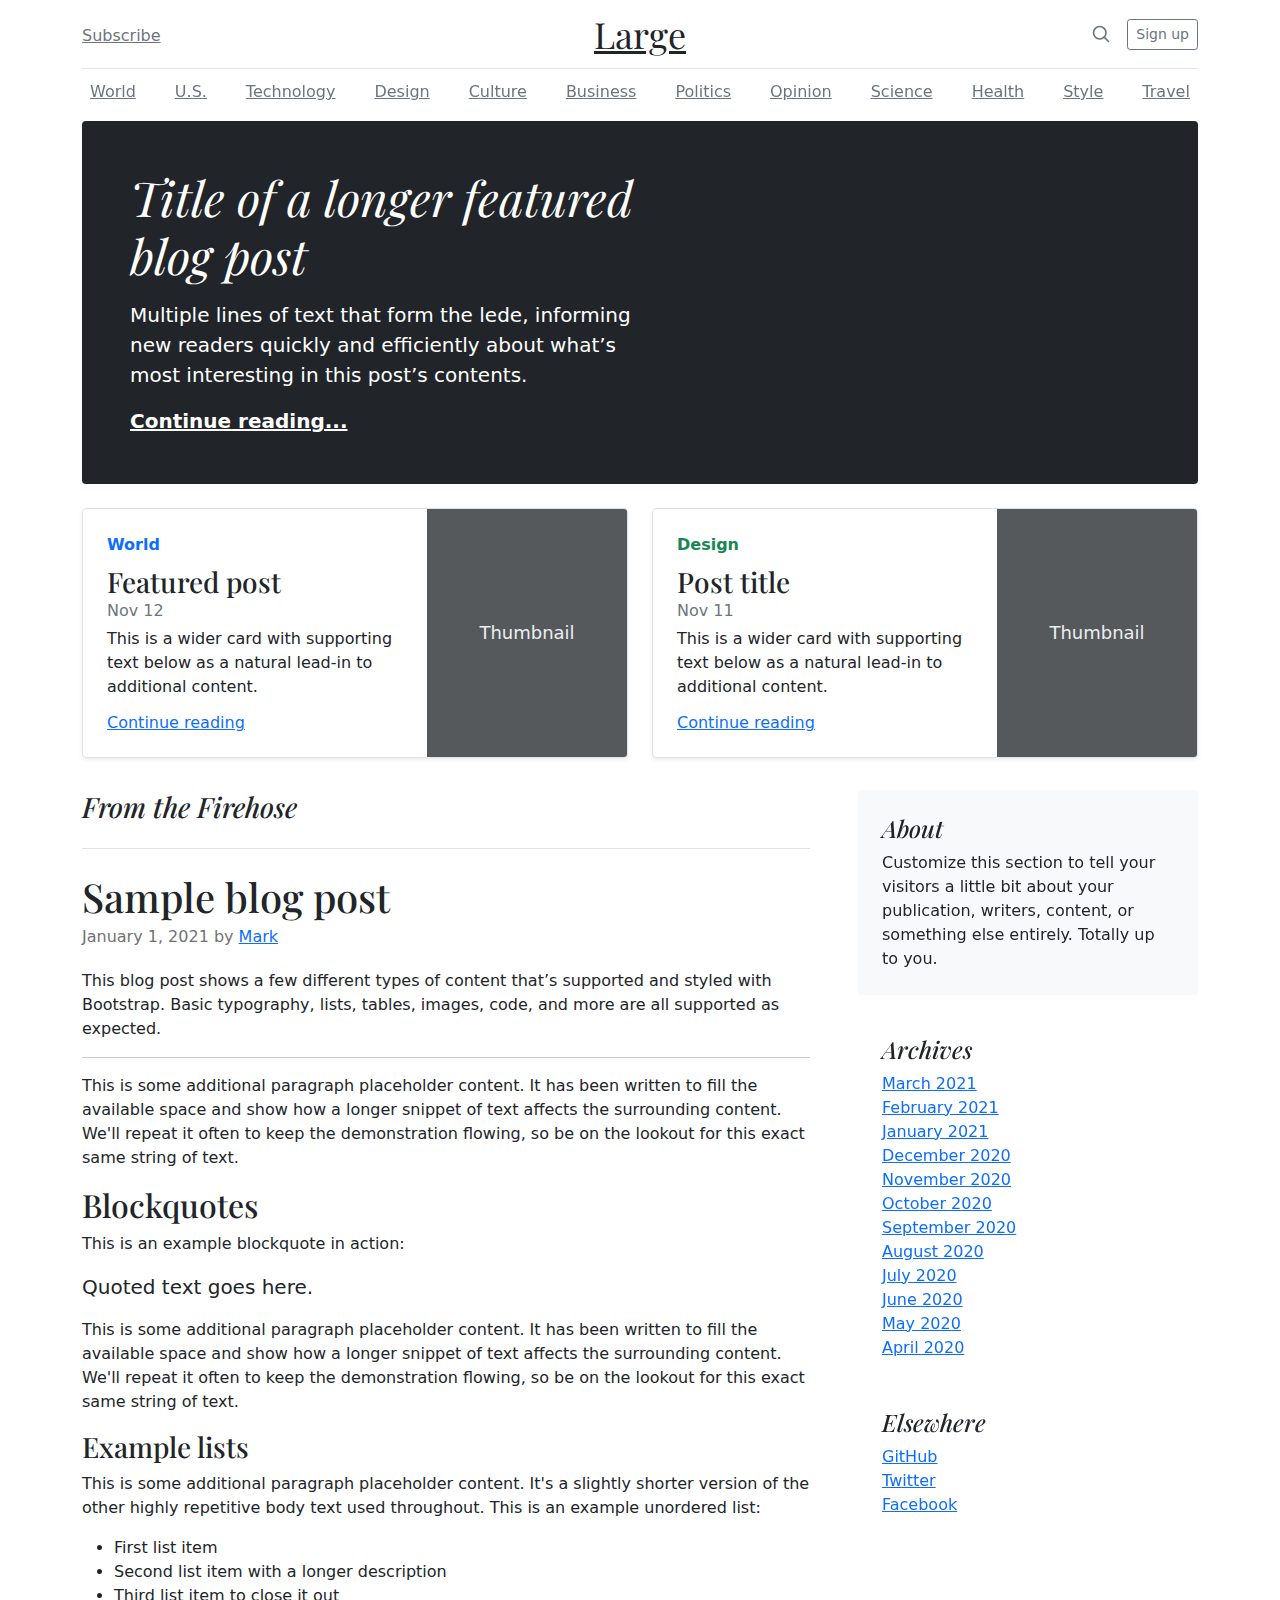
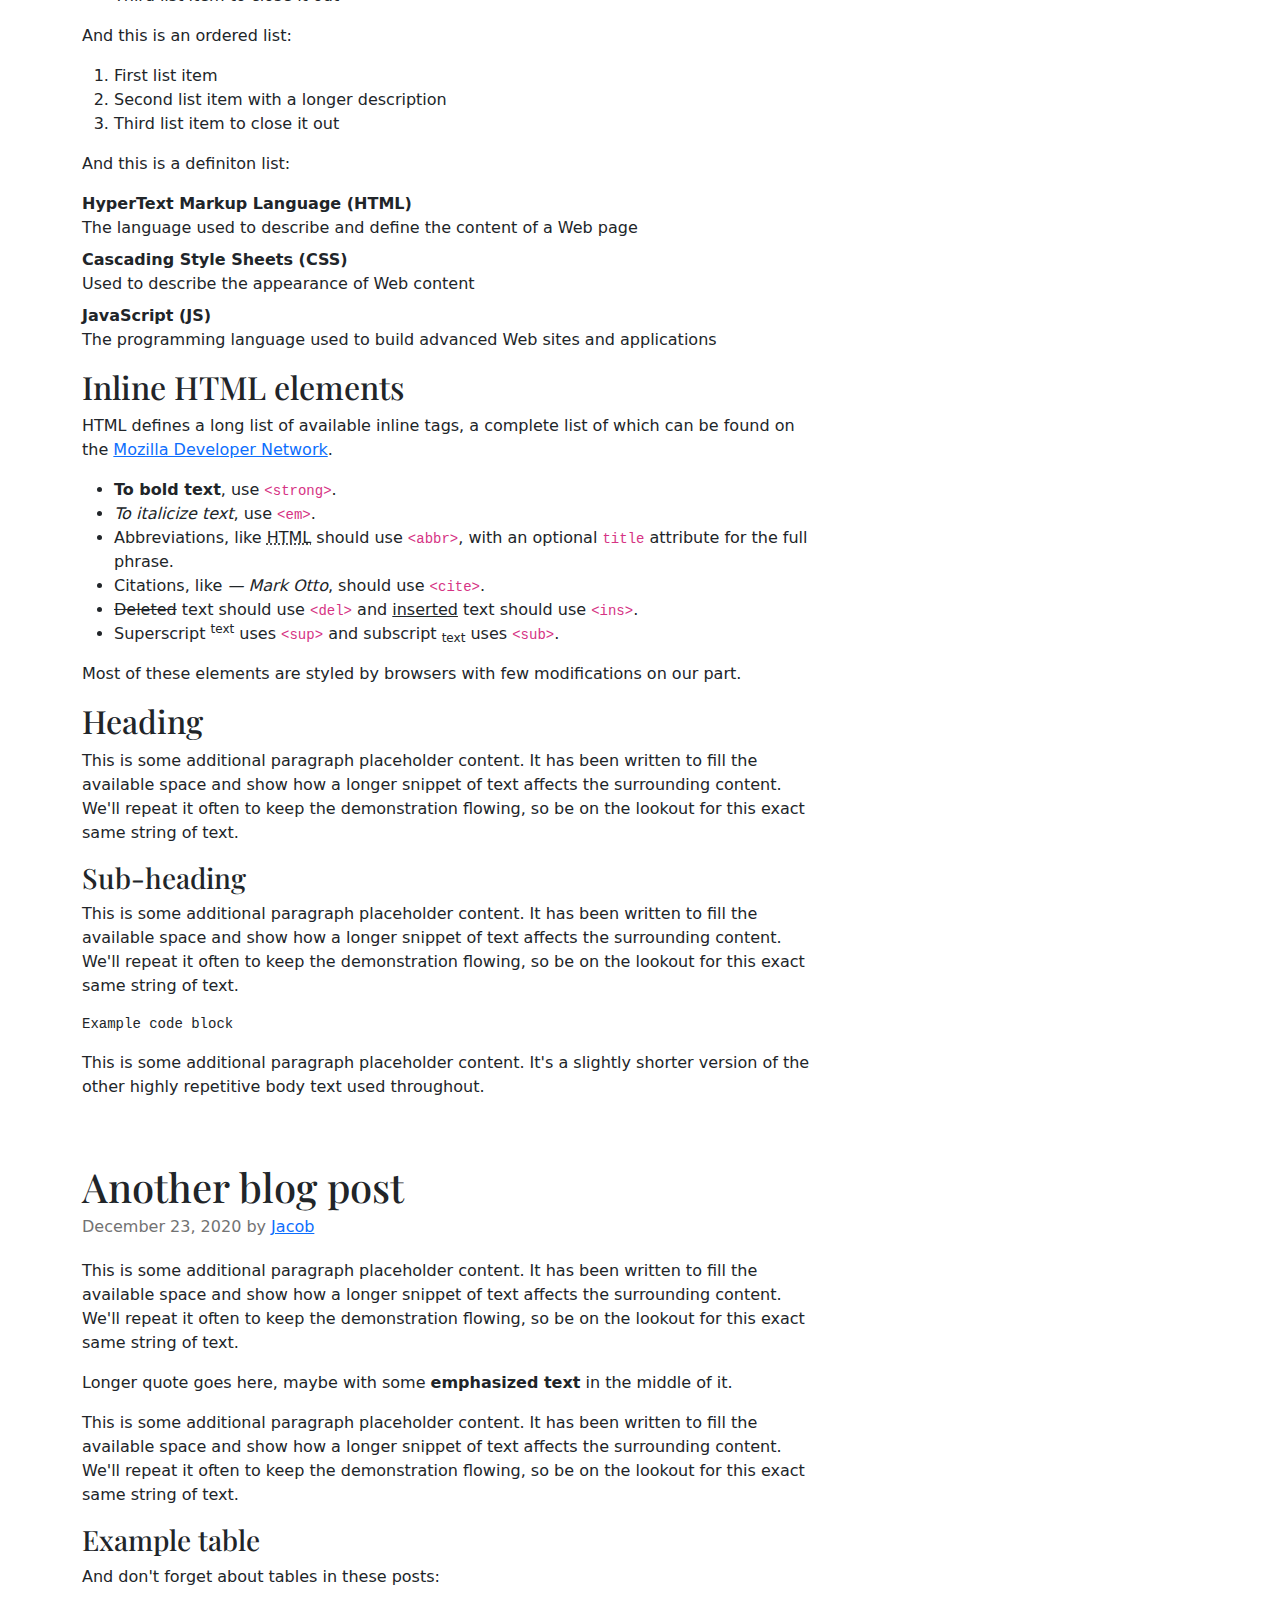
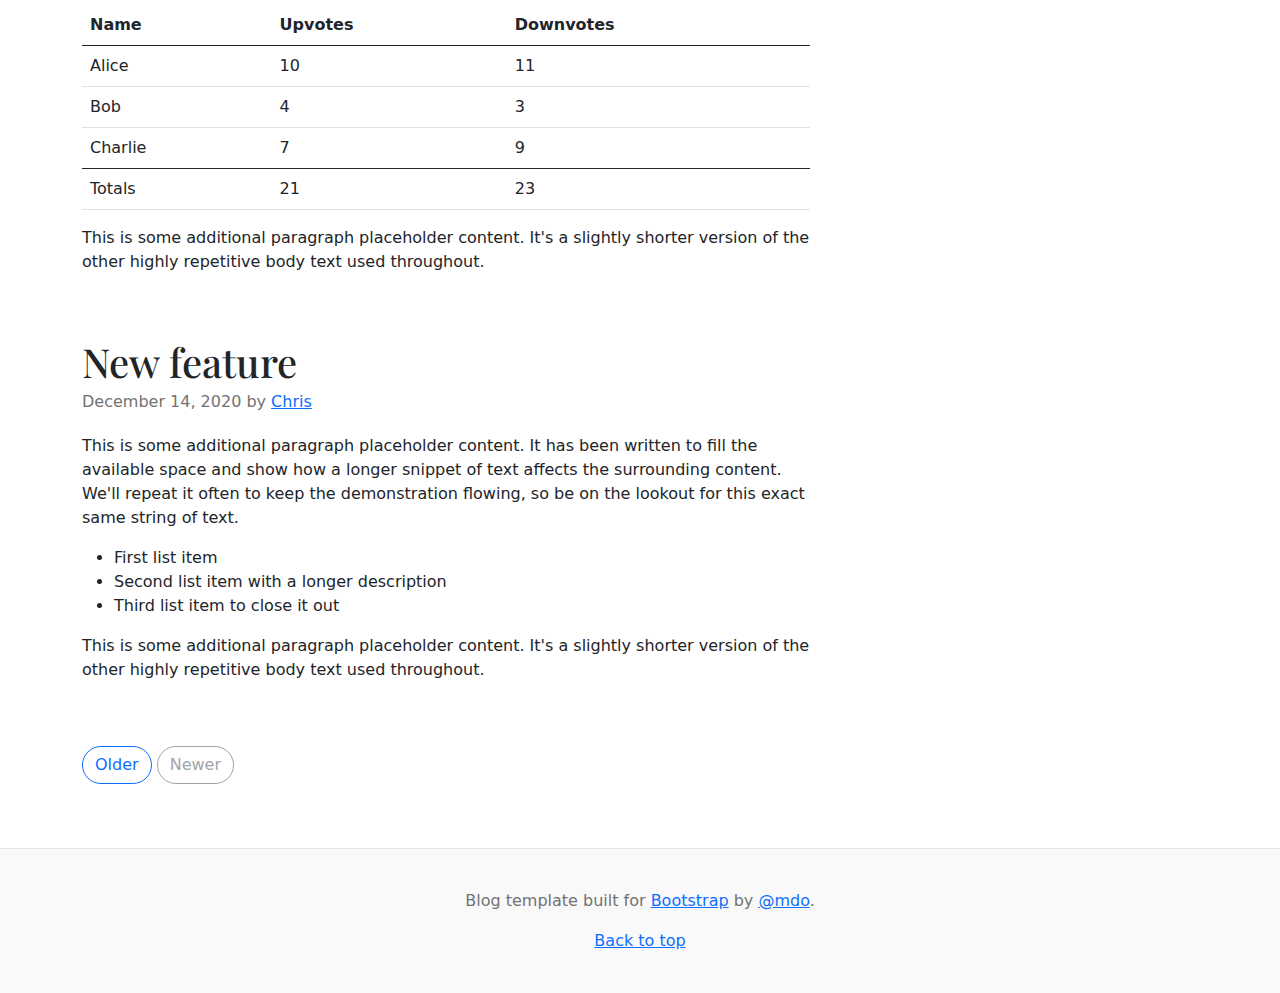
<file: Bootstrap/bootstrap-5.1.0-examples/blog/index.html>
<!doctype html>
<html lang="en">
  <head>
    <meta charset="utf-8">
    <meta name="viewport" content="width=device-width, initial-scale=1">
    <meta name="description" content="">
    <meta name="author" content="Mark Otto, Jacob Thornton, and Bootstrap contributors">
    <meta name="generator" content="Hugo 0.87.0">
    <title>Blog Template · Bootstrap v5.1</title>

    <link rel="canonical" href="https://getbootstrap.com/docs/5.1/examples/blog/">

    

    <!-- Bootstrap core CSS -->
<link href="../assets/dist/css/bootstrap.min.css" rel="stylesheet">

    <style>
      .bd-placeholder-img {
        font-size: 1.125rem;
        text-anchor: middle;
        -webkit-user-select: none;
        -moz-user-select: none;
        user-select: none;
      }

      @media (min-width: 768px) {
        .bd-placeholder-img-lg {
          font-size: 3.5rem;
        }
      }
    </style>

    
    <!-- Custom styles for this template -->
    <link href="https://fonts.googleapis.com/css?family=Playfair&#43;Display:700,900&amp;display=swap" rel="stylesheet">
    <!-- Custom styles for this template -->
    <link href="blog.css" rel="stylesheet">
  </head>
  <body>
    
<div class="container">
  <header class="blog-header py-3">
    <div class="row flex-nowrap justify-content-between align-items-center">
      <div class="col-4 pt-1">
        <a class="link-secondary" href="#">Subscribe</a>
      </div>
      <div class="col-4 text-center">
        <a class="blog-header-logo text-dark" href="#">Large</a>
      </div>
      <div class="col-4 d-flex justify-content-end align-items-center">
        <a class="link-secondary" href="#" aria-label="Search">
          <svg xmlns="http://www.w3.org/2000/svg" width="20" height="20" fill="none" stroke="currentColor" stroke-linecap="round" stroke-linejoin="round" stroke-width="2" class="mx-3" role="img" viewBox="0 0 24 24"><title>Search</title><circle cx="10.5" cy="10.5" r="7.5"/><path d="M21 21l-5.2-5.2"/></svg>
        </a>
        <a class="btn btn-sm btn-outline-secondary" href="#">Sign up</a>
      </div>
    </div>
  </header>

  <div class="nav-scroller py-1 mb-2">
    <nav class="nav d-flex justify-content-between">
      <a class="p-2 link-secondary" href="#">World</a>
      <a class="p-2 link-secondary" href="#">U.S.</a>
      <a class="p-2 link-secondary" href="#">Technology</a>
      <a class="p-2 link-secondary" href="#">Design</a>
      <a class="p-2 link-secondary" href="#">Culture</a>
      <a class="p-2 link-secondary" href="#">Business</a>
      <a class="p-2 link-secondary" href="#">Politics</a>
      <a class="p-2 link-secondary" href="#">Opinion</a>
      <a class="p-2 link-secondary" href="#">Science</a>
      <a class="p-2 link-secondary" href="#">Health</a>
      <a class="p-2 link-secondary" href="#">Style</a>
      <a class="p-2 link-secondary" href="#">Travel</a>
    </nav>
  </div>
</div>

<main class="container">
  <div class="p-4 p-md-5 mb-4 text-white rounded bg-dark">
    <div class="col-md-6 px-0">
      <h1 class="display-4 fst-italic">Title of a longer featured blog post</h1>
      <p class="lead my-3">Multiple lines of text that form the lede, informing new readers quickly and efficiently about what’s most interesting in this post’s contents.</p>
      <p class="lead mb-0"><a href="#" class="text-white fw-bold">Continue reading...</a></p>
    </div>
  </div>

  <div class="row mb-2">
    <div class="col-md-6">
      <div class="row g-0 border rounded overflow-hidden flex-md-row mb-4 shadow-sm h-md-250 position-relative">
        <div class="col p-4 d-flex flex-column position-static">
          <strong class="d-inline-block mb-2 text-primary">World</strong>
          <h3 class="mb-0">Featured post</h3>
          <div class="mb-1 text-muted">Nov 12</div>
          <p class="card-text mb-auto">This is a wider card with supporting text below as a natural lead-in to additional content.</p>
          <a href="#" class="stretched-link">Continue reading</a>
        </div>
        <div class="col-auto d-none d-lg-block">
          <svg class="bd-placeholder-img" width="200" height="250" xmlns="http://www.w3.org/2000/svg" role="img" aria-label="Placeholder: Thumbnail" preserveAspectRatio="xMidYMid slice" focusable="false"><title>Placeholder</title><rect width="100%" height="100%" fill="#55595c"/><text x="50%" y="50%" fill="#eceeef" dy=".3em">Thumbnail</text></svg>

        </div>
      </div>
    </div>
    <div class="col-md-6">
      <div class="row g-0 border rounded overflow-hidden flex-md-row mb-4 shadow-sm h-md-250 position-relative">
        <div class="col p-4 d-flex flex-column position-static">
          <strong class="d-inline-block mb-2 text-success">Design</strong>
          <h3 class="mb-0">Post title</h3>
          <div class="mb-1 text-muted">Nov 11</div>
          <p class="mb-auto">This is a wider card with supporting text below as a natural lead-in to additional content.</p>
          <a href="#" class="stretched-link">Continue reading</a>
        </div>
        <div class="col-auto d-none d-lg-block">
          <svg class="bd-placeholder-img" width="200" height="250" xmlns="http://www.w3.org/2000/svg" role="img" aria-label="Placeholder: Thumbnail" preserveAspectRatio="xMidYMid slice" focusable="false"><title>Placeholder</title><rect width="100%" height="100%" fill="#55595c"/><text x="50%" y="50%" fill="#eceeef" dy=".3em">Thumbnail</text></svg>

        </div>
      </div>
    </div>
  </div>

  <div class="row g-5">
    <div class="col-md-8">
      <h3 class="pb-4 mb-4 fst-italic border-bottom">
        From the Firehose
      </h3>

      <article class="blog-post">
        <h2 class="blog-post-title">Sample blog post</h2>
        <p class="blog-post-meta">January 1, 2021 by <a href="#">Mark</a></p>

        <p>This blog post shows a few different types of content that’s supported and styled with Bootstrap. Basic typography, lists, tables, images, code, and more are all supported as expected.</p>
        <hr>
        <p>This is some additional paragraph placeholder content. It has been written to fill the available space and show how a longer snippet of text affects the surrounding content. We'll repeat it often to keep the demonstration flowing, so be on the lookout for this exact same string of text.</p>
        <h2>Blockquotes</h2>
        <p>This is an example blockquote in action:</p>
        <blockquote class="blockquote">
          <p>Quoted text goes here.</p>
        </blockquote>
        <p>This is some additional paragraph placeholder content. It has been written to fill the available space and show how a longer snippet of text affects the surrounding content. We'll repeat it often to keep the demonstration flowing, so be on the lookout for this exact same string of text.</p>
        <h3>Example lists</h3>
        <p>This is some additional paragraph placeholder content. It's a slightly shorter version of the other highly repetitive body text used throughout. This is an example unordered list:</p>
        <ul>
          <li>First list item</li>
          <li>Second list item with a longer description</li>
          <li>Third list item to close it out</li>
        </ul>
        <p>And this is an ordered list:</p>
        <ol>
          <li>First list item</li>
          <li>Second list item with a longer description</li>
          <li>Third list item to close it out</li>
        </ol>
        <p>And this is a definiton list:</p>
        <dl>
          <dt>HyperText Markup Language (HTML)</dt>
          <dd>The language used to describe and define the content of a Web page</dd>
          <dt>Cascading Style Sheets (CSS)</dt>
          <dd>Used to describe the appearance of Web content</dd>
          <dt>JavaScript (JS)</dt>
          <dd>The programming language used to build advanced Web sites and applications</dd>
        </dl>
        <h2>Inline HTML elements</h2>
        <p>HTML defines a long list of available inline tags, a complete list of which can be found on the <a href="https://developer.mozilla.org/en-US/docs/Web/HTML/Element">Mozilla Developer Network</a>.</p>
        <ul>
          <li><strong>To bold text</strong>, use <code class="language-plaintext highlighter-rouge">&lt;strong&gt;</code>.</li>
          <li><em>To italicize text</em>, use <code class="language-plaintext highlighter-rouge">&lt;em&gt;</code>.</li>
          <li>Abbreviations, like <abbr title="HyperText Markup Langage">HTML</abbr> should use <code class="language-plaintext highlighter-rouge">&lt;abbr&gt;</code>, with an optional <code class="language-plaintext highlighter-rouge">title</code> attribute for the full phrase.</li>
          <li>Citations, like <cite>— Mark Otto</cite>, should use <code class="language-plaintext highlighter-rouge">&lt;cite&gt;</code>.</li>
          <li><del>Deleted</del> text should use <code class="language-plaintext highlighter-rouge">&lt;del&gt;</code> and <ins>inserted</ins> text should use <code class="language-plaintext highlighter-rouge">&lt;ins&gt;</code>.</li>
          <li>Superscript <sup>text</sup> uses <code class="language-plaintext highlighter-rouge">&lt;sup&gt;</code> and subscript <sub>text</sub> uses <code class="language-plaintext highlighter-rouge">&lt;sub&gt;</code>.</li>
        </ul>
        <p>Most of these elements are styled by browsers with few modifications on our part.</p>
        <h2>Heading</h2>
        <p>This is some additional paragraph placeholder content. It has been written to fill the available space and show how a longer snippet of text affects the surrounding content. We'll repeat it often to keep the demonstration flowing, so be on the lookout for this exact same string of text.</p>
        <h3>Sub-heading</h3>
        <p>This is some additional paragraph placeholder content. It has been written to fill the available space and show how a longer snippet of text affects the surrounding content. We'll repeat it often to keep the demonstration flowing, so be on the lookout for this exact same string of text.</p>
        <pre><code>Example code block</code></pre>
        <p>This is some additional paragraph placeholder content. It's a slightly shorter version of the other highly repetitive body text used throughout.</p>
      </article>

      <article class="blog-post">
        <h2 class="blog-post-title">Another blog post</h2>
        <p class="blog-post-meta">December 23, 2020 by <a href="#">Jacob</a></p>

        <p>This is some additional paragraph placeholder content. It has been written to fill the available space and show how a longer snippet of text affects the surrounding content. We'll repeat it often to keep the demonstration flowing, so be on the lookout for this exact same string of text.</p>
        <blockquote>
          <p>Longer quote goes here, maybe with some <strong>emphasized text</strong> in the middle of it.</p>
        </blockquote>
        <p>This is some additional paragraph placeholder content. It has been written to fill the available space and show how a longer snippet of text affects the surrounding content. We'll repeat it often to keep the demonstration flowing, so be on the lookout for this exact same string of text.</p>
        <h3>Example table</h3>
        <p>And don't forget about tables in these posts:</p>
        <table class="table">
          <thead>
            <tr>
              <th>Name</th>
              <th>Upvotes</th>
              <th>Downvotes</th>
            </tr>
          </thead>
          <tbody>
            <tr>
              <td>Alice</td>
              <td>10</td>
              <td>11</td>
            </tr>
            <tr>
              <td>Bob</td>
              <td>4</td>
              <td>3</td>
            </tr>
            <tr>
              <td>Charlie</td>
              <td>7</td>
              <td>9</td>
            </tr>
          </tbody>
          <tfoot>
            <tr>
              <td>Totals</td>
              <td>21</td>
              <td>23</td>
            </tr>
          </tfoot>
        </table>

        <p>This is some additional paragraph placeholder content. It's a slightly shorter version of the other highly repetitive body text used throughout.</p>
      </article>

      <article class="blog-post">
        <h2 class="blog-post-title">New feature</h2>
        <p class="blog-post-meta">December 14, 2020 by <a href="#">Chris</a></p>

        <p>This is some additional paragraph placeholder content. It has been written to fill the available space and show how a longer snippet of text affects the surrounding content. We'll repeat it often to keep the demonstration flowing, so be on the lookout for this exact same string of text.</p>
        <ul>
          <li>First list item</li>
          <li>Second list item with a longer description</li>
          <li>Third list item to close it out</li>
        </ul>
        <p>This is some additional paragraph placeholder content. It's a slightly shorter version of the other highly repetitive body text used throughout.</p>
      </article>

      <nav class="blog-pagination" aria-label="Pagination">
        <a class="btn btn-outline-primary" href="#">Older</a>
        <a class="btn btn-outline-secondary disabled" href="#" tabindex="-1" aria-disabled="true">Newer</a>
      </nav>

    </div>

    <div class="col-md-4">
      <div class="position-sticky" style="top: 2rem;">
        <div class="p-4 mb-3 bg-light rounded">
          <h4 class="fst-italic">About</h4>
          <p class="mb-0">Customize this section to tell your visitors a little bit about your publication, writers, content, or something else entirely. Totally up to you.</p>
        </div>

        <div class="p-4">
          <h4 class="fst-italic">Archives</h4>
          <ol class="list-unstyled mb-0">
            <li><a href="#">March 2021</a></li>
            <li><a href="#">February 2021</a></li>
            <li><a href="#">January 2021</a></li>
            <li><a href="#">December 2020</a></li>
            <li><a href="#">November 2020</a></li>
            <li><a href="#">October 2020</a></li>
            <li><a href="#">September 2020</a></li>
            <li><a href="#">August 2020</a></li>
            <li><a href="#">July 2020</a></li>
            <li><a href="#">June 2020</a></li>
            <li><a href="#">May 2020</a></li>
            <li><a href="#">April 2020</a></li>
          </ol>
        </div>

        <div class="p-4">
          <h4 class="fst-italic">Elsewhere</h4>
          <ol class="list-unstyled">
            <li><a href="#">GitHub</a></li>
            <li><a href="#">Twitter</a></li>
            <li><a href="#">Facebook</a></li>
          </ol>
        </div>
      </div>
    </div>
  </div>

</main>

<footer class="blog-footer">
  <p>Blog template built for <a href="https://getbootstrap.com/">Bootstrap</a> by <a href="https://twitter.com/mdo">@mdo</a>.</p>
  <p>
    <a href="#">Back to top</a>
  </p>
</footer>


    
  </body>
</html>
</file>
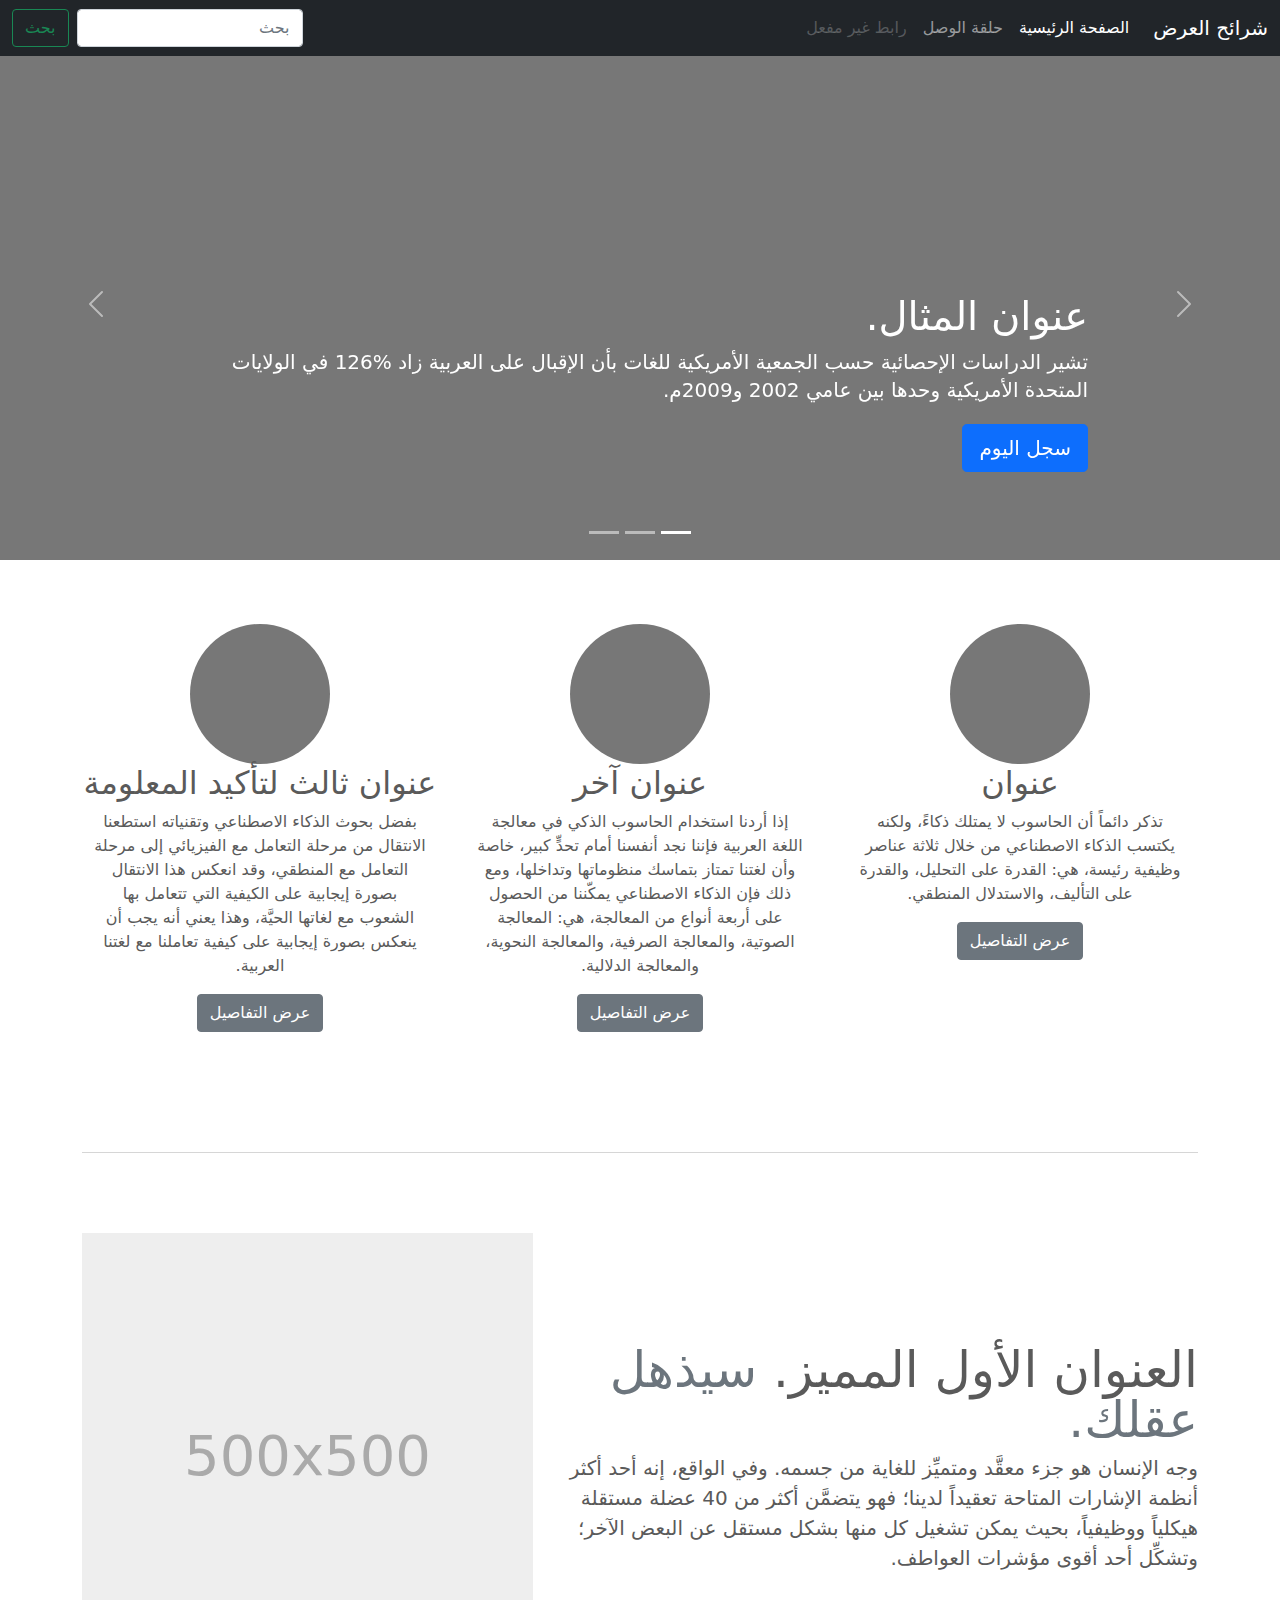
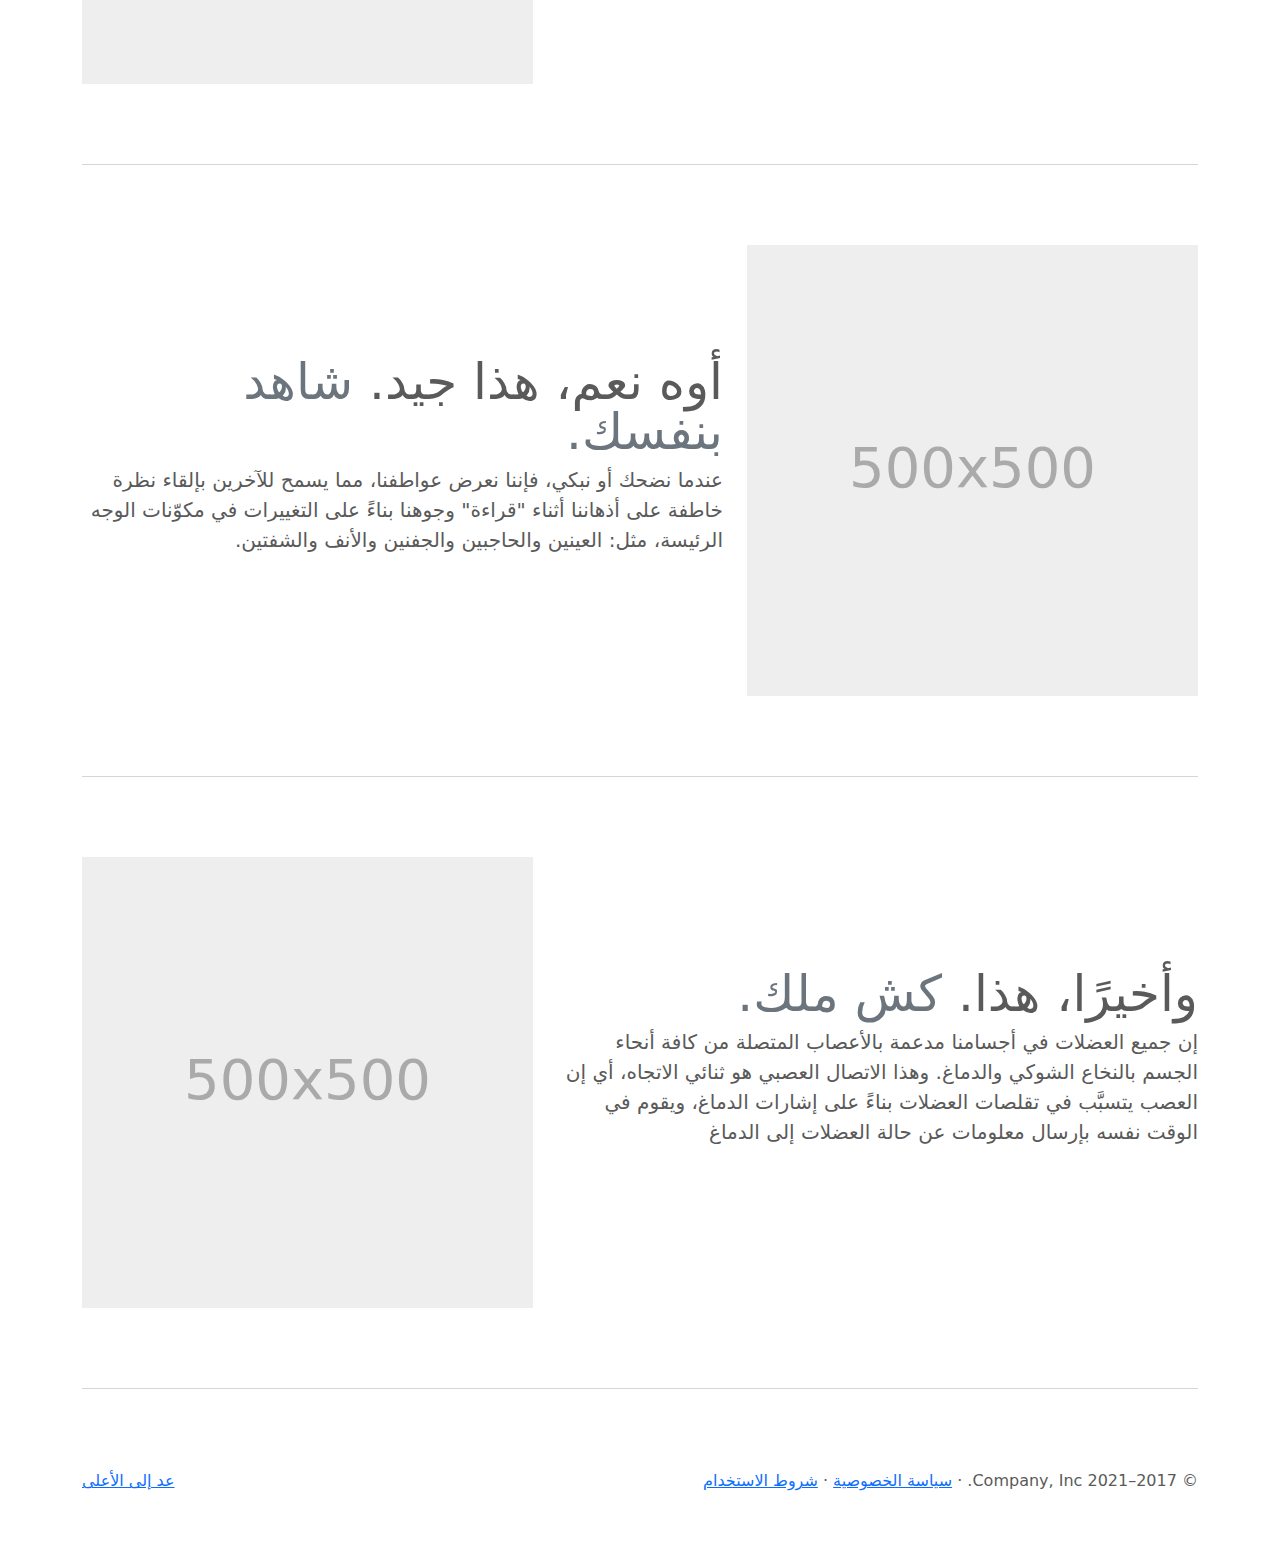
<file: Bootstrap/bootstrap-5.1.0-examples/carousel-rtl/index.html>
<!doctype html>
<html lang="ar" dir="rtl">
  <head>
    <meta charset="utf-8">
    <meta name="viewport" content="width=device-width, initial-scale=1">
    <meta name="description" content="">
    <meta name="author" content="Mark Otto, Jacob Thornton, and Bootstrap contributors">
    <meta name="generator" content="Hugo 0.87.0">
    <title>قالب  شرائح العرض · Bootstrap v5.1</title>

    <link rel="canonical" href="https://getbootstrap.com/docs/5.1/examples/carousel-rtl/">

    

    <!-- Bootstrap core CSS -->
<link href="../assets/dist/css/bootstrap.rtl.min.css" rel="stylesheet">

    <style>
      .bd-placeholder-img {
        font-size: 1.125rem;
        text-anchor: middle;
        -webkit-user-select: none;
        -moz-user-select: none;
        user-select: none;
      }

      @media (min-width: 768px) {
        .bd-placeholder-img-lg {
          font-size: 3.5rem;
        }
      }
    </style>

    
    <!-- Custom styles for this template -->
    <link href="../carousel/carousel.rtl.css" rel="stylesheet">
  </head>
  <body>
    
<header>
  <nav class="navbar navbar-expand-md navbar-dark fixed-top bg-dark">
    <div class="container-fluid">
      <a class="navbar-brand" href="#">شرائح العرض</a>
      <button class="navbar-toggler" type="button" data-bs-toggle="collapse" data-bs-target="#navbarCollapse" aria-controls="navbarCollapse" aria-expanded="false" aria-label="تبديل التنقل">
        <span class="navbar-toggler-icon"></span>
      </button>
      <div class="collapse navbar-collapse" id="navbarCollapse">
        <ul class="navbar-nav me-auto mb-2 mb-md-0">
          <li class="nav-item">
            <a class="nav-link active" aria-current="page" href="#">الصفحة الرئيسية</a>
          </li>
          <li class="nav-item">
            <a class="nav-link" href="#">حلقة الوصل</a>
          </li>
          <li class="nav-item">
            <a class="nav-link disabled" href="#" tabindex="-1" aria-disabled="true">رابط غير مفعل</a>
          </li>
        </ul>
        <form class="d-flex">
          <input class="form-control me-2" type="search" placeholder="بحث" aria-label="بحث">
          <button class="btn btn-outline-success" type="submit">بحث</button>
        </form>
      </div>
    </div>
  </nav>
</header>

<main>

  <div id="myCarousel" class="carousel slide" data-bs-ride="carousel">
    <div class="carousel-indicators">
      <button type="button" data-bs-target="#myCarousel" data-bs-slide-to="0" class="active" aria-current="true" aria-label="Slide 1"></button>
      <button type="button" data-bs-target="#myCarousel" data-bs-slide-to="1" aria-label="Slide 2"></button>
      <button type="button" data-bs-target="#myCarousel" data-bs-slide-to="2" aria-label="Slide 3"></button>
    </div>
    <div class="carousel-inner">
      <div class="carousel-item active">
        <svg class="bd-placeholder-img" width="100%" height="100%" xmlns="http://www.w3.org/2000/svg" aria-hidden="true" preserveAspectRatio="xMidYMid slice" focusable="false"><rect width="100%" height="100%" fill="#777"/></svg>

        <div class="container">
          <div class="carousel-caption text-start">
            <h1>عنوان المثال.</h1>
            <p>تشير الدراسات الإحصائية حسب الجمعية الأمريكية للغات بأن الإقبال على العربية زاد %126 في الولايات المتحدة الأمريكية وحدها بين عامي 2002 و2009م.</p>
            <p><a class="btn btn-lg btn-primary" href="#">سجل اليوم</a></p>
          </div>
        </div>
      </div>
      <div class="carousel-item">
        <svg class="bd-placeholder-img" width="100%" height="100%" xmlns="http://www.w3.org/2000/svg" aria-hidden="true" preserveAspectRatio="xMidYMid slice" focusable="false"><rect width="100%" height="100%" fill="#777"/></svg>

        <div class="container">
          <div class="carousel-caption">
            <h1>عنوان مثال آخر.</h1>
            <p>حسب المجلس الثقافي البريطاني فإن تعليم الإنجليزية داخل بريطانيا يسهم في تعزيز اقتصادها بما يتجاوز ملياري جنيه سنوياً، كما أنه وفر أكثر من 26 ألف وظيفة.</p>
            <p><a class="btn btn-lg btn-primary" href="#">أعرف أكثر</a></p>
          </div>
        </div>
      </div>
      <div class="carousel-item">
        <svg class="bd-placeholder-img" width="100%" height="100%" xmlns="http://www.w3.org/2000/svg" aria-hidden="true" preserveAspectRatio="xMidYMid slice" focusable="false"><rect width="100%" height="100%" fill="#777"/></svg>

        <div class="container">
          <div class="carousel-caption text-end">
            <h1>واحد أكثر لقياس جيد.</h1>
            <p>الإحصاءات لحجم الاستثمار اللغوي خارج بريطانيا تتفاوت من سنة لأخرى إلا أن المدير التنفيذي للمجلس الثقافي البريطاني إدي بايرز يرى أن استثمار تعليم الإنجليزية في الخارج لا يحسب على المستوى المالي فحسب بل على المستوى السياسي أيضاً.</p>
            <p><a class="btn btn-lg btn-primary" href="#">تصفح المعرض</a></p>
          </div>
        </div>
      </div>
    </div>
    <button class="carousel-control-prev" type="button" data-bs-target="#myCarousel" data-bs-slide="prev">
      <span class="carousel-control-prev-icon" aria-hidden="true"></span>
      <span class="visually-hidden">السابق</span>
    </button>
    <button class="carousel-control-next" type="button" data-bs-target="#myCarousel" data-bs-slide="next">
      <span class="carousel-control-next-icon" aria-hidden="true"></span>
      <span class="visually-hidden">التالي</span>
    </button>
  </div>


  <!-- Marketing messaging and featurettes
  ================================================== -->
  <!-- Wrap the rest of the page in another container to center all the content. -->

  <div class="container marketing">

    <!-- Three columns of text below the carousel -->
    <div class="row">
      <div class="col-lg-4">
        <svg class="bd-placeholder-img rounded-circle" width="140" height="140" xmlns="http://www.w3.org/2000/svg" role="img" aria-label="Placeholder: 140x140" preserveAspectRatio="xMidYMid slice" focusable="false"><title>Placeholder</title><rect width="100%" height="100%" fill="#777"/><text x="50%" y="50%" fill="#777" dy=".3em">140x140</text></svg>

        <h2>عنوان</h2>
        <p>تذكر دائماً أن الحاسوب لا يمتلك ذكاءً، ولكنه يكتسب الذكاء الاصطناعي من خلال ثلاثة عناصر وظيفية رئيسة، هي: القدرة على التحليل، والقدرة على التأليف، والاستدلال المنطقي.</p>
        <p><a class="btn btn-secondary" href="#">عرض التفاصيل</a></p>
      </div><!-- /.col-lg-4 -->
      <div class="col-lg-4">
        <svg class="bd-placeholder-img rounded-circle" width="140" height="140" xmlns="http://www.w3.org/2000/svg" role="img" aria-label="Placeholder: 140x140" preserveAspectRatio="xMidYMid slice" focusable="false"><title>Placeholder</title><rect width="100%" height="100%" fill="#777"/><text x="50%" y="50%" fill="#777" dy=".3em">140x140</text></svg>

        <h2>عنوان آخر</h2>
        <p>إذا أردنا استخدام الحاسوب الذكي في معالجة اللغة العربية فإننا نجد أنفسنا أمام تحدٍّ كبير، خاصة وأن لغتنا تمتاز بتماسك منظوماتها وتداخلها، ومع ذلك فإن الذكاء الاصطناعي يمكّننا من الحصول على أربعة أنواع من المعالجة، هي: المعالجة الصوتية، والمعالجة الصرفية، والمعالجة النحوية، والمعالجة الدلالية.</p>
        <p><a class="btn btn-secondary" href="#">عرض التفاصيل</a></p>
      </div><!-- /.col-lg-4 -->
      <div class="col-lg-4">
        <svg class="bd-placeholder-img rounded-circle" width="140" height="140" xmlns="http://www.w3.org/2000/svg" role="img" aria-label="Placeholder: 140x140" preserveAspectRatio="xMidYMid slice" focusable="false"><title>Placeholder</title><rect width="100%" height="100%" fill="#777"/><text x="50%" y="50%" fill="#777" dy=".3em">140x140</text></svg>

        <h2>عنوان ثالث لتأكيد المعلومة</h2>
        <p>بفضل بحوث الذكاء الاصطناعي وتقنياته استطعنا الانتقال من مرحلة التعامل مع الفيزيائي إلى مرحلة التعامل مع المنطقي، وقد انعكس هذا الانتقال بصورة إيجابية على الكيفية التي تتعامل بها الشعوب مع لغاتها الحيَّة، وهذا يعني أنه يجب أن ينعكس بصورة إيجابية على كيفية تعاملنا مع لغتنا العربية.</p>
        <p><a class="btn btn-secondary" href="#">عرض التفاصيل</a></p>
      </div><!-- /.col-lg-4 -->
    </div><!-- /.row -->


    <!-- START THE FEATURETTES -->

    <hr class="featurette-divider">

    <div class="row featurette">
      <div class="col-md-7">
        <h2 class="featurette-heading">العنوان الأول المميز. <span class="text-muted"> سيذهل عقلك. </span></h2>
        <p class="lead">وجه الإنسان هو جزء معقَّد ومتميِّز للغاية من جسمه. وفي الواقع، إنه أحد أكثر أنظمة الإشارات المتاحة تعقيداً لدينا؛ فهو يتضمَّن أكثر من 40 عضلة مستقلة هيكلياً ووظيفياً، بحيث يمكن تشغيل كل منها بشكل مستقل عن البعض الآخر؛ وتشكِّل أحد أقوى مؤشرات العواطف.</p>
      </div>
      <div class="col-md-5">
        <svg class="bd-placeholder-img bd-placeholder-img-lg featurette-image img-fluid mx-auto" width="500" height="500" xmlns="http://www.w3.org/2000/svg" role="img" aria-label="Placeholder: 500x500" preserveAspectRatio="xMidYMid slice" focusable="false"><title>Placeholder</title><rect width="100%" height="100%" fill="#eee"/><text x="50%" y="50%" fill="#aaa" dy=".3em">500x500</text></svg>

      </div>
    </div>

    <hr class="featurette-divider">

    <div class="row featurette">
      <div class="col-md-7 order-md-2">
        <h2 class="featurette-heading">أوه نعم، هذا جيد. <span class="text-muted"> شاهد بنفسك. </span></h2>
        <p class="lead">عندما نضحك أو نبكي، فإننا نعرض عواطفنا، مما يسمح للآخرين بإلقاء نظرة خاطفة على أذهاننا أثناء "قراءة" وجوهنا بناءً على التغييرات في مكوّنات الوجه الرئيسة، مثل: العينين والحاجبين والجفنين والأنف والشفتين.</p>
      </div>
      <div class="col-md-5 order-md-1">
        <svg class="bd-placeholder-img bd-placeholder-img-lg featurette-image img-fluid mx-auto" width="500" height="500" xmlns="http://www.w3.org/2000/svg" role="img" aria-label="Placeholder: 500x500" preserveAspectRatio="xMidYMid slice" focusable="false"><title>Placeholder</title><rect width="100%" height="100%" fill="#eee"/><text x="50%" y="50%" fill="#aaa" dy=".3em">500x500</text></svg>

      </div>
    </div>

    <hr class="featurette-divider">

    <div class="row featurette">
      <div class="col-md-7">
        <h2 class="featurette-heading">وأخيرًا، هذا. <span class="text-muted"> كش ملك. </span></h2>
        <p class="lead">إن جميع العضلات في أجسامنا مدعمة بالأعصاب المتصلة من كافة أنحاء الجسم بالنخاع الشوكي والدماغ. وهذا الاتصال العصبي هو ثنائي الاتجاه، أي إن العصب يتسبَّب في تقلصات العضلات بناءً على إشارات الدماغ، ويقوم في الوقت نفسه بإرسال معلومات عن حالة العضلات إلى الدماغ</p>
      </div>
      <div class="col-md-5">
        <svg class="bd-placeholder-img bd-placeholder-img-lg featurette-image img-fluid mx-auto" width="500" height="500" xmlns="http://www.w3.org/2000/svg" role="img" aria-label="Placeholder: 500x500" preserveAspectRatio="xMidYMid slice" focusable="false"><title>Placeholder</title><rect width="100%" height="100%" fill="#eee"/><text x="50%" y="50%" fill="#aaa" dy=".3em">500x500</text></svg>

      </div>
    </div>

    <hr class="featurette-divider">

    <!-- /END THE FEATURETTES -->

  </div><!-- /.container -->


  <!-- FOOTER -->
  <footer class="container">
    <p class="float-end"><a href="#">عد إلى الأعلى</a></p>
    <p>&copy; 2017–2021 Company, Inc. &middot; <a href="#">سياسة الخصوصية</a> &middot; <a href="#">شروط الاستخدام</a></p>
  </footer>
</main>


    <script src="../assets/dist/js/bootstrap.bundle.min.js"></script>

      
  </body>
</html>
</file>
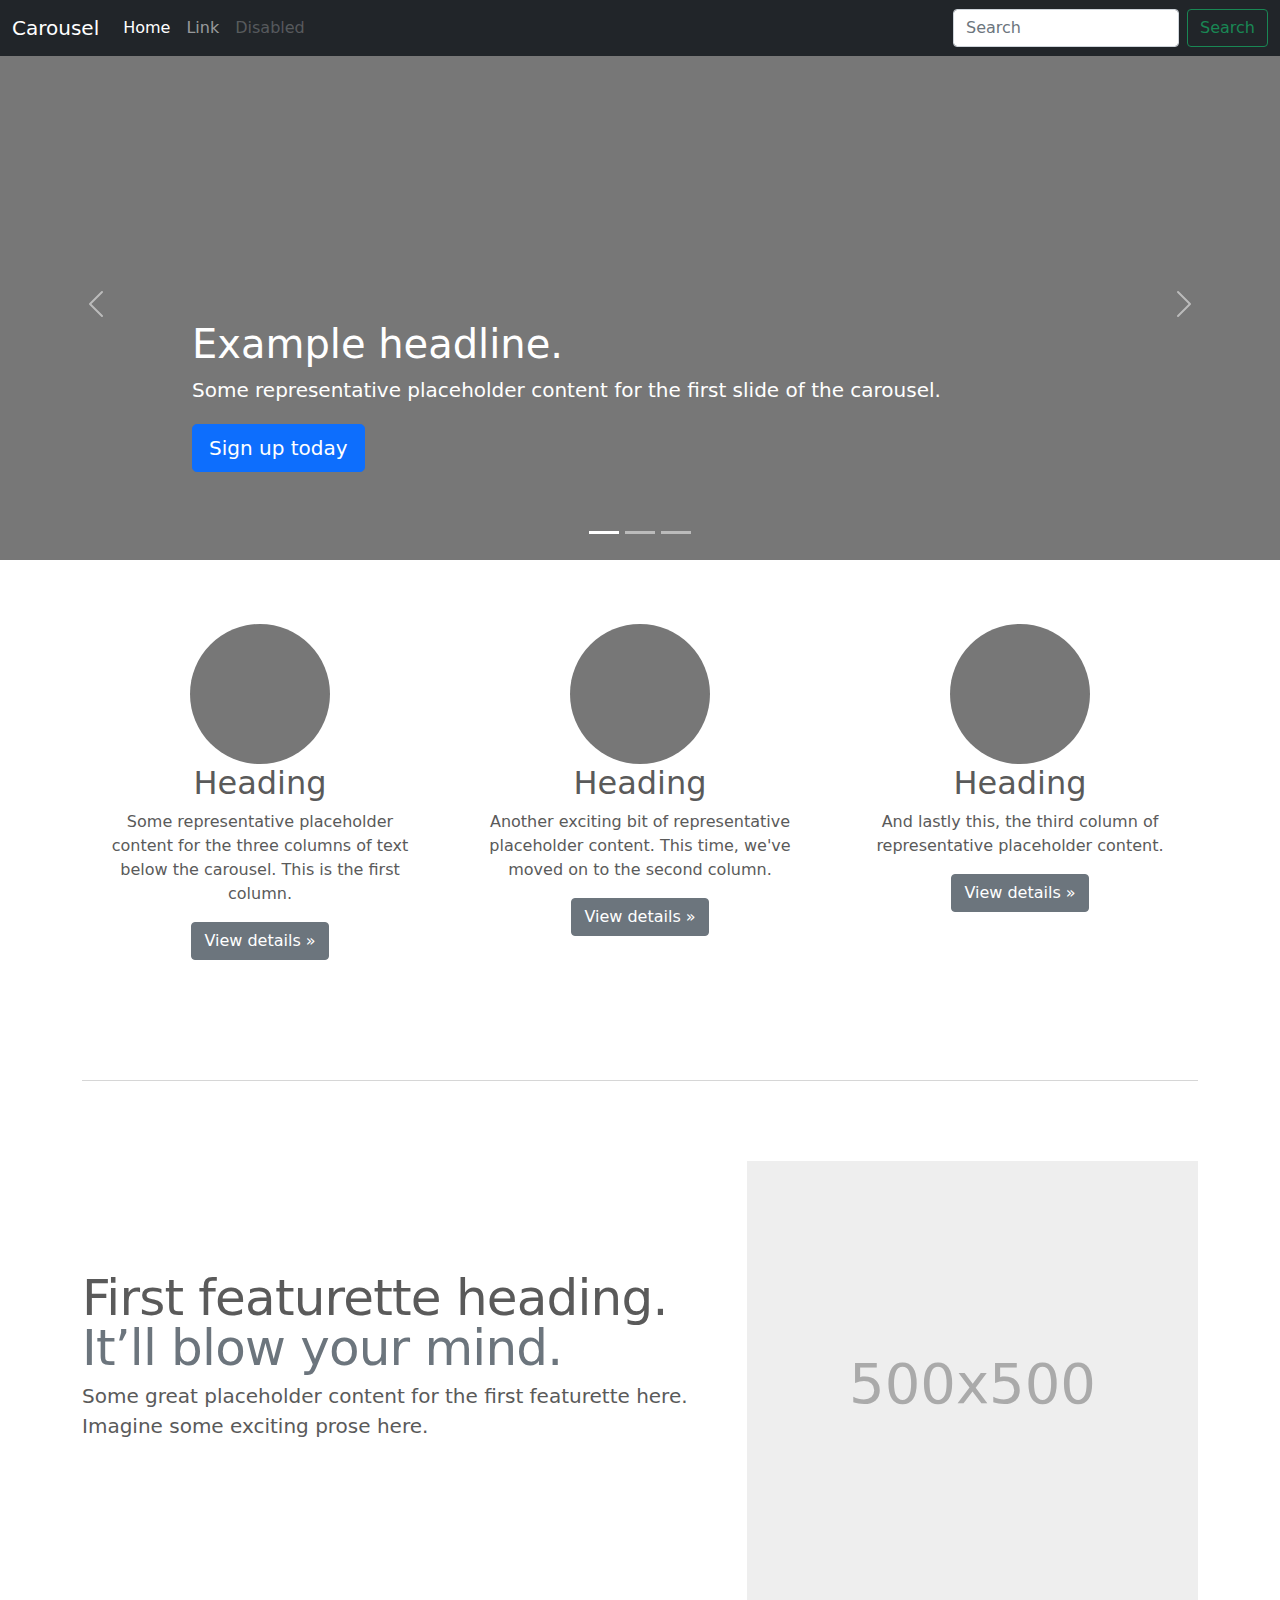
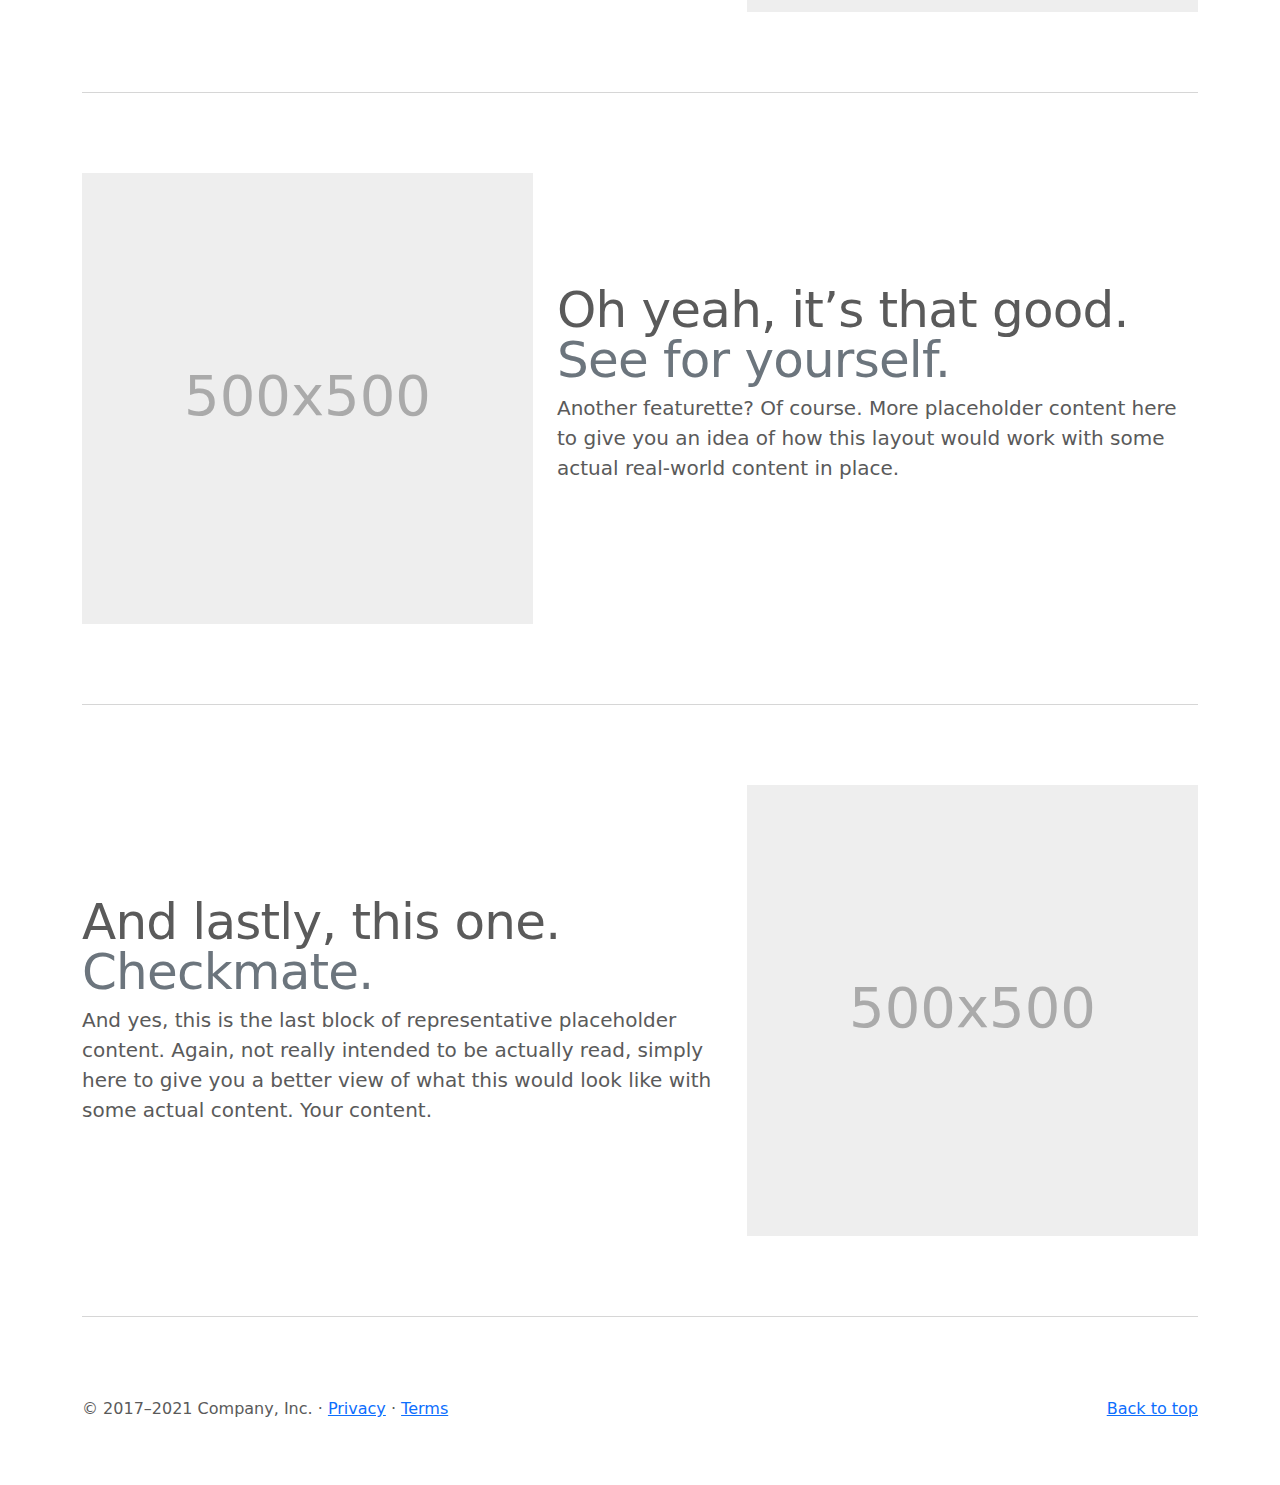
<file: Bootstrap/bootstrap-5.1.0-examples/carousel/index.html>
<!doctype html>
<html lang="en">
  <head>
    <meta charset="utf-8">
    <meta name="viewport" content="width=device-width, initial-scale=1">
    <meta name="description" content="">
    <meta name="author" content="Mark Otto, Jacob Thornton, and Bootstrap contributors">
    <meta name="generator" content="Hugo 0.87.0">
    <title>Carousel Template · Bootstrap v5.1</title>

    <link rel="canonical" href="https://getbootstrap.com/docs/5.1/examples/carousel/">

    

    <!-- Bootstrap core CSS -->
<link href="../assets/dist/css/bootstrap.min.css" rel="stylesheet">

    <style>
      .bd-placeholder-img {
        font-size: 1.125rem;
        text-anchor: middle;
        -webkit-user-select: none;
        -moz-user-select: none;
        user-select: none;
      }

      @media (min-width: 768px) {
        .bd-placeholder-img-lg {
          font-size: 3.5rem;
        }
      }
    </style>

    
    <!-- Custom styles for this template -->
    <link href="carousel.css" rel="stylesheet">
  </head>
  <body>
    
<header>
  <nav class="navbar navbar-expand-md navbar-dark fixed-top bg-dark">
    <div class="container-fluid">
      <a class="navbar-brand" href="#">Carousel</a>
      <button class="navbar-toggler" type="button" data-bs-toggle="collapse" data-bs-target="#navbarCollapse" aria-controls="navbarCollapse" aria-expanded="false" aria-label="Toggle navigation">
        <span class="navbar-toggler-icon"></span>
      </button>
      <div class="collapse navbar-collapse" id="navbarCollapse">
        <ul class="navbar-nav me-auto mb-2 mb-md-0">
          <li class="nav-item">
            <a class="nav-link active" aria-current="page" href="#">Home</a>
          </li>
          <li class="nav-item">
            <a class="nav-link" href="#">Link</a>
          </li>
          <li class="nav-item">
            <a class="nav-link disabled" href="#" tabindex="-1" aria-disabled="true">Disabled</a>
          </li>
        </ul>
        <form class="d-flex">
          <input class="form-control me-2" type="search" placeholder="Search" aria-label="Search">
          <button class="btn btn-outline-success" type="submit">Search</button>
        </form>
      </div>
    </div>
  </nav>
</header>

<main>

  <div id="myCarousel" class="carousel slide" data-bs-ride="carousel">
    <div class="carousel-indicators">
      <button type="button" data-bs-target="#myCarousel" data-bs-slide-to="0" class="active" aria-current="true" aria-label="Slide 1"></button>
      <button type="button" data-bs-target="#myCarousel" data-bs-slide-to="1" aria-label="Slide 2"></button>
      <button type="button" data-bs-target="#myCarousel" data-bs-slide-to="2" aria-label="Slide 3"></button>
    </div>
    <div class="carousel-inner">
      <div class="carousel-item active">
        <svg class="bd-placeholder-img" width="100%" height="100%" xmlns="http://www.w3.org/2000/svg" aria-hidden="true" preserveAspectRatio="xMidYMid slice" focusable="false"><rect width="100%" height="100%" fill="#777"/></svg>

        <div class="container">
          <div class="carousel-caption text-start">
            <h1>Example headline.</h1>
            <p>Some representative placeholder content for the first slide of the carousel.</p>
            <p><a class="btn btn-lg btn-primary" href="#">Sign up today</a></p>
          </div>
        </div>
      </div>
      <div class="carousel-item">
        <svg class="bd-placeholder-img" width="100%" height="100%" xmlns="http://www.w3.org/2000/svg" aria-hidden="true" preserveAspectRatio="xMidYMid slice" focusable="false"><rect width="100%" height="100%" fill="#777"/></svg>

        <div class="container">
          <div class="carousel-caption">
            <h1>Another example headline.</h1>
            <p>Some representative placeholder content for the second slide of the carousel.</p>
            <p><a class="btn btn-lg btn-primary" href="#">Learn more</a></p>
          </div>
        </div>
      </div>
      <div class="carousel-item">
        <svg class="bd-placeholder-img" width="100%" height="100%" xmlns="http://www.w3.org/2000/svg" aria-hidden="true" preserveAspectRatio="xMidYMid slice" focusable="false"><rect width="100%" height="100%" fill="#777"/></svg>

        <div class="container">
          <div class="carousel-caption text-end">
            <h1>One more for good measure.</h1>
            <p>Some representative placeholder content for the third slide of this carousel.</p>
            <p><a class="btn btn-lg btn-primary" href="#">Browse gallery</a></p>
          </div>
        </div>
      </div>
    </div>
    <button class="carousel-control-prev" type="button" data-bs-target="#myCarousel" data-bs-slide="prev">
      <span class="carousel-control-prev-icon" aria-hidden="true"></span>
      <span class="visually-hidden">Previous</span>
    </button>
    <button class="carousel-control-next" type="button" data-bs-target="#myCarousel" data-bs-slide="next">
      <span class="carousel-control-next-icon" aria-hidden="true"></span>
      <span class="visually-hidden">Next</span>
    </button>
  </div>


  <!-- Marketing messaging and featurettes
  ================================================== -->
  <!-- Wrap the rest of the page in another container to center all the content. -->

  <div class="container marketing">

    <!-- Three columns of text below the carousel -->
    <div class="row">
      <div class="col-lg-4">
        <svg class="bd-placeholder-img rounded-circle" width="140" height="140" xmlns="http://www.w3.org/2000/svg" role="img" aria-label="Placeholder: 140x140" preserveAspectRatio="xMidYMid slice" focusable="false"><title>Placeholder</title><rect width="100%" height="100%" fill="#777"/><text x="50%" y="50%" fill="#777" dy=".3em">140x140</text></svg>

        <h2>Heading</h2>
        <p>Some representative placeholder content for the three columns of text below the carousel. This is the first column.</p>
        <p><a class="btn btn-secondary" href="#">View details &raquo;</a></p>
      </div><!-- /.col-lg-4 -->
      <div class="col-lg-4">
        <svg class="bd-placeholder-img rounded-circle" width="140" height="140" xmlns="http://www.w3.org/2000/svg" role="img" aria-label="Placeholder: 140x140" preserveAspectRatio="xMidYMid slice" focusable="false"><title>Placeholder</title><rect width="100%" height="100%" fill="#777"/><text x="50%" y="50%" fill="#777" dy=".3em">140x140</text></svg>

        <h2>Heading</h2>
        <p>Another exciting bit of representative placeholder content. This time, we've moved on to the second column.</p>
        <p><a class="btn btn-secondary" href="#">View details &raquo;</a></p>
      </div><!-- /.col-lg-4 -->
      <div class="col-lg-4">
        <svg class="bd-placeholder-img rounded-circle" width="140" height="140" xmlns="http://www.w3.org/2000/svg" role="img" aria-label="Placeholder: 140x140" preserveAspectRatio="xMidYMid slice" focusable="false"><title>Placeholder</title><rect width="100%" height="100%" fill="#777"/><text x="50%" y="50%" fill="#777" dy=".3em">140x140</text></svg>

        <h2>Heading</h2>
        <p>And lastly this, the third column of representative placeholder content.</p>
        <p><a class="btn btn-secondary" href="#">View details &raquo;</a></p>
      </div><!-- /.col-lg-4 -->
    </div><!-- /.row -->


    <!-- START THE FEATURETTES -->

    <hr class="featurette-divider">

    <div class="row featurette">
      <div class="col-md-7">
        <h2 class="featurette-heading">First featurette heading. <span class="text-muted">It’ll blow your mind.</span></h2>
        <p class="lead">Some great placeholder content for the first featurette here. Imagine some exciting prose here.</p>
      </div>
      <div class="col-md-5">
        <svg class="bd-placeholder-img bd-placeholder-img-lg featurette-image img-fluid mx-auto" width="500" height="500" xmlns="http://www.w3.org/2000/svg" role="img" aria-label="Placeholder: 500x500" preserveAspectRatio="xMidYMid slice" focusable="false"><title>Placeholder</title><rect width="100%" height="100%" fill="#eee"/><text x="50%" y="50%" fill="#aaa" dy=".3em">500x500</text></svg>

      </div>
    </div>

    <hr class="featurette-divider">

    <div class="row featurette">
      <div class="col-md-7 order-md-2">
        <h2 class="featurette-heading">Oh yeah, it’s that good. <span class="text-muted">See for yourself.</span></h2>
        <p class="lead">Another featurette? Of course. More placeholder content here to give you an idea of how this layout would work with some actual real-world content in place.</p>
      </div>
      <div class="col-md-5 order-md-1">
        <svg class="bd-placeholder-img bd-placeholder-img-lg featurette-image img-fluid mx-auto" width="500" height="500" xmlns="http://www.w3.org/2000/svg" role="img" aria-label="Placeholder: 500x500" preserveAspectRatio="xMidYMid slice" focusable="false"><title>Placeholder</title><rect width="100%" height="100%" fill="#eee"/><text x="50%" y="50%" fill="#aaa" dy=".3em">500x500</text></svg>

      </div>
    </div>

    <hr class="featurette-divider">

    <div class="row featurette">
      <div class="col-md-7">
        <h2 class="featurette-heading">And lastly, this one. <span class="text-muted">Checkmate.</span></h2>
        <p class="lead">And yes, this is the last block of representative placeholder content. Again, not really intended to be actually read, simply here to give you a better view of what this would look like with some actual content. Your content.</p>
      </div>
      <div class="col-md-5">
        <svg class="bd-placeholder-img bd-placeholder-img-lg featurette-image img-fluid mx-auto" width="500" height="500" xmlns="http://www.w3.org/2000/svg" role="img" aria-label="Placeholder: 500x500" preserveAspectRatio="xMidYMid slice" focusable="false"><title>Placeholder</title><rect width="100%" height="100%" fill="#eee"/><text x="50%" y="50%" fill="#aaa" dy=".3em">500x500</text></svg>

      </div>
    </div>

    <hr class="featurette-divider">

    <!-- /END THE FEATURETTES -->

  </div><!-- /.container -->


  <!-- FOOTER -->
  <footer class="container">
    <p class="float-end"><a href="#">Back to top</a></p>
    <p>&copy; 2017–2021 Company, Inc. &middot; <a href="#">Privacy</a> &middot; <a href="#">Terms</a></p>
  </footer>
</main>


    <script src="../assets/dist/js/bootstrap.bundle.min.js"></script>

      
  </body>
</html>
</file>
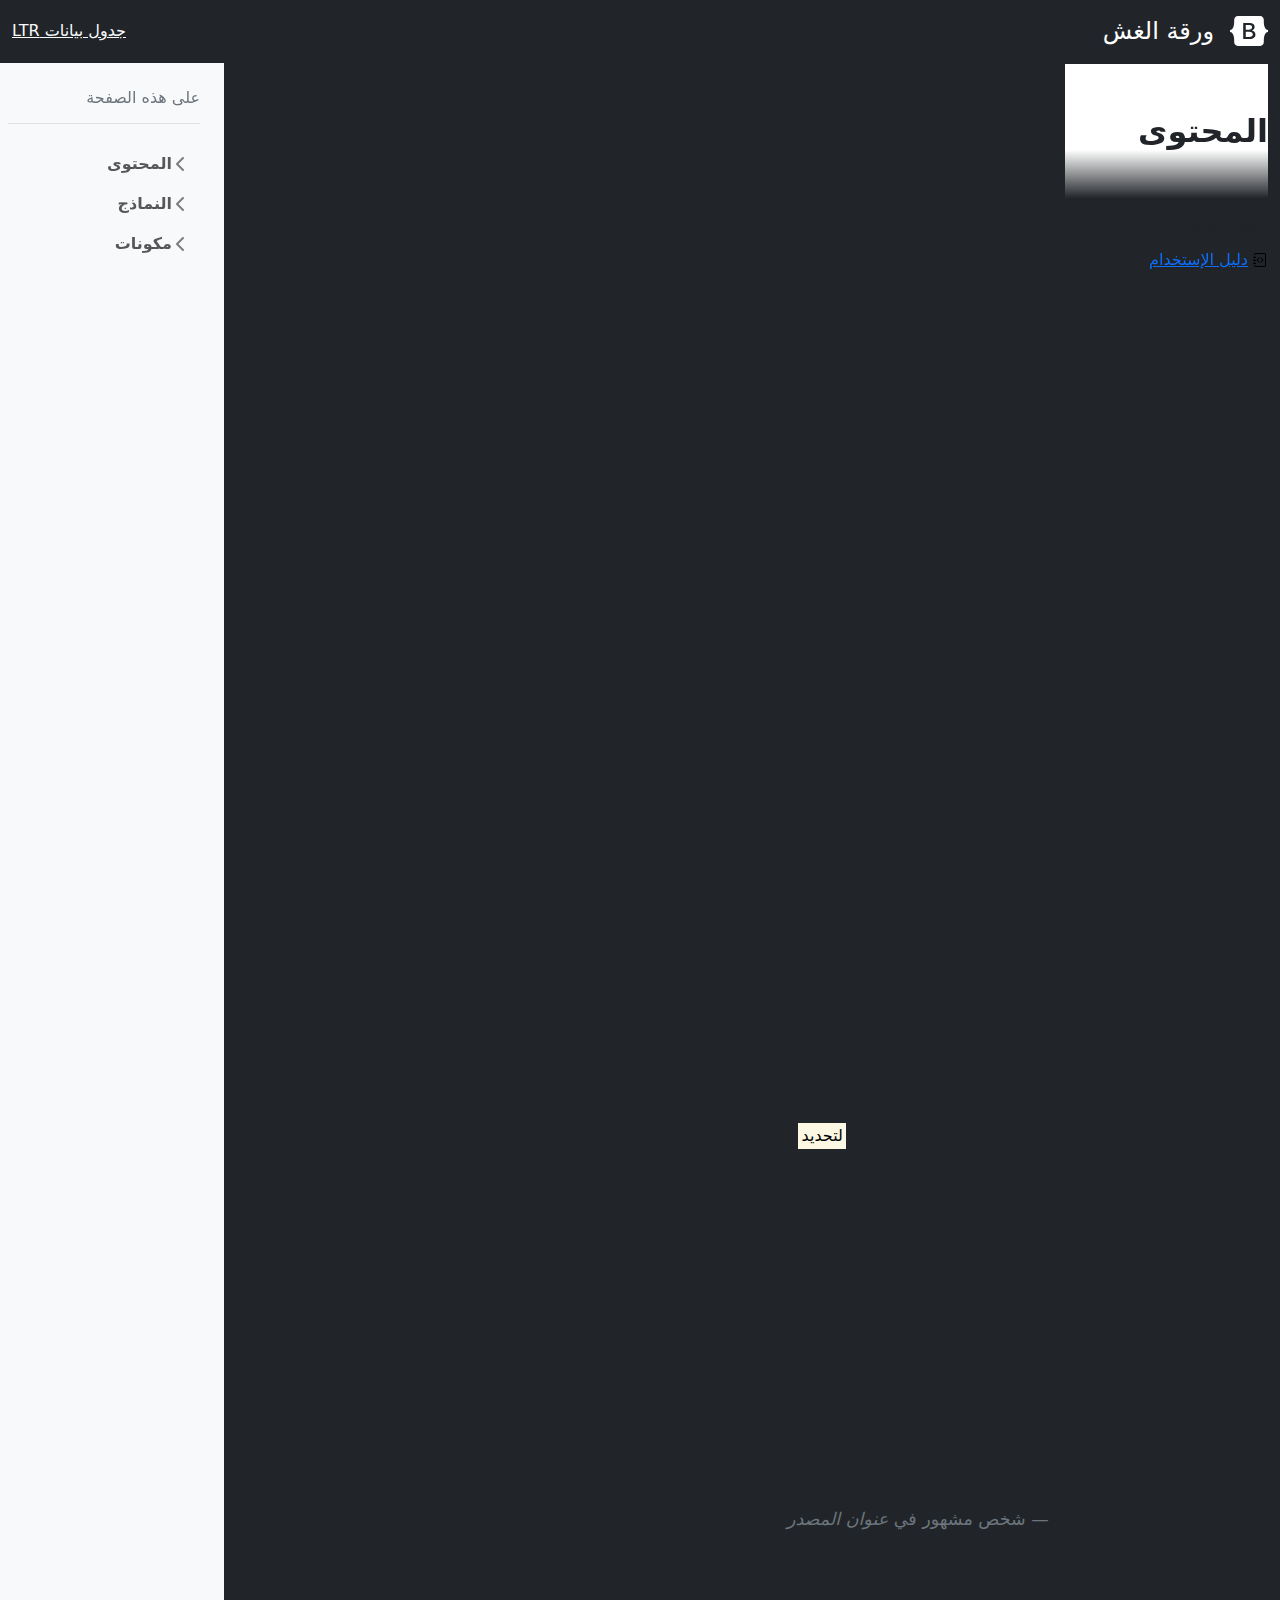
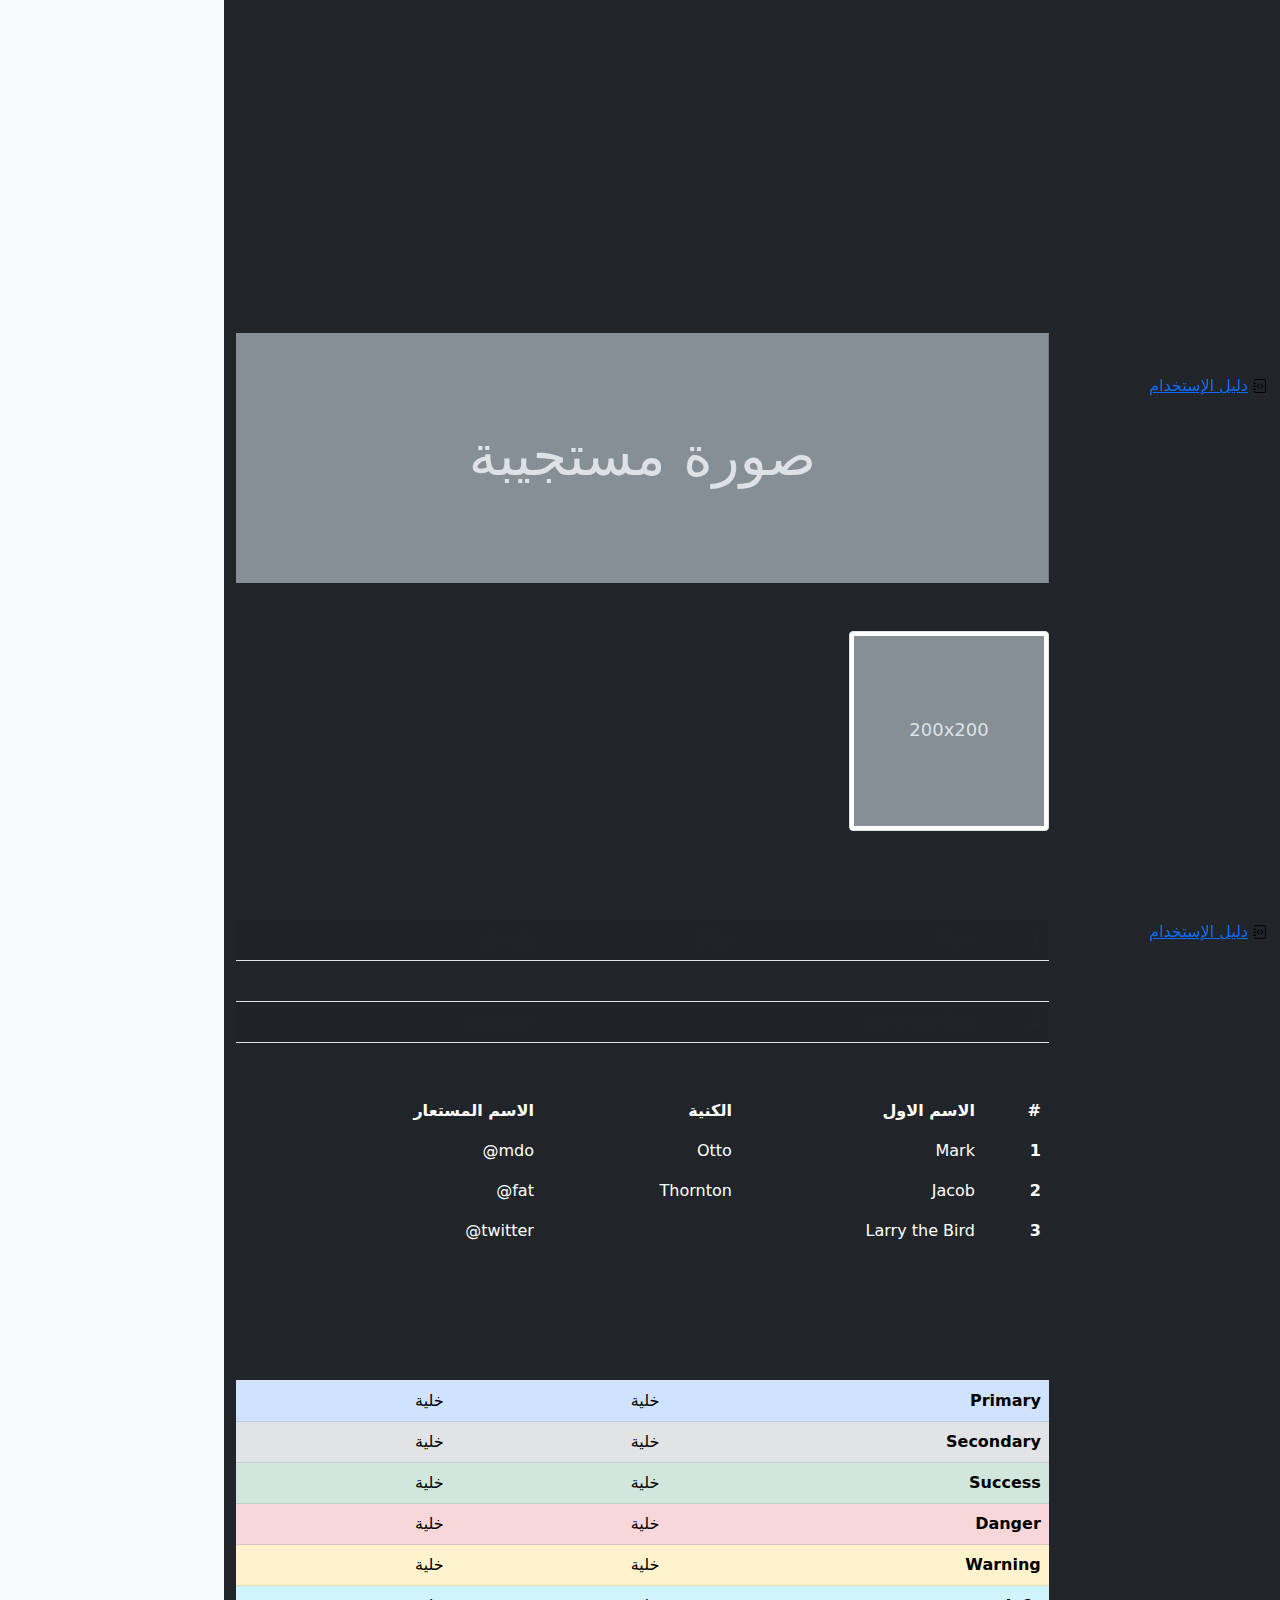
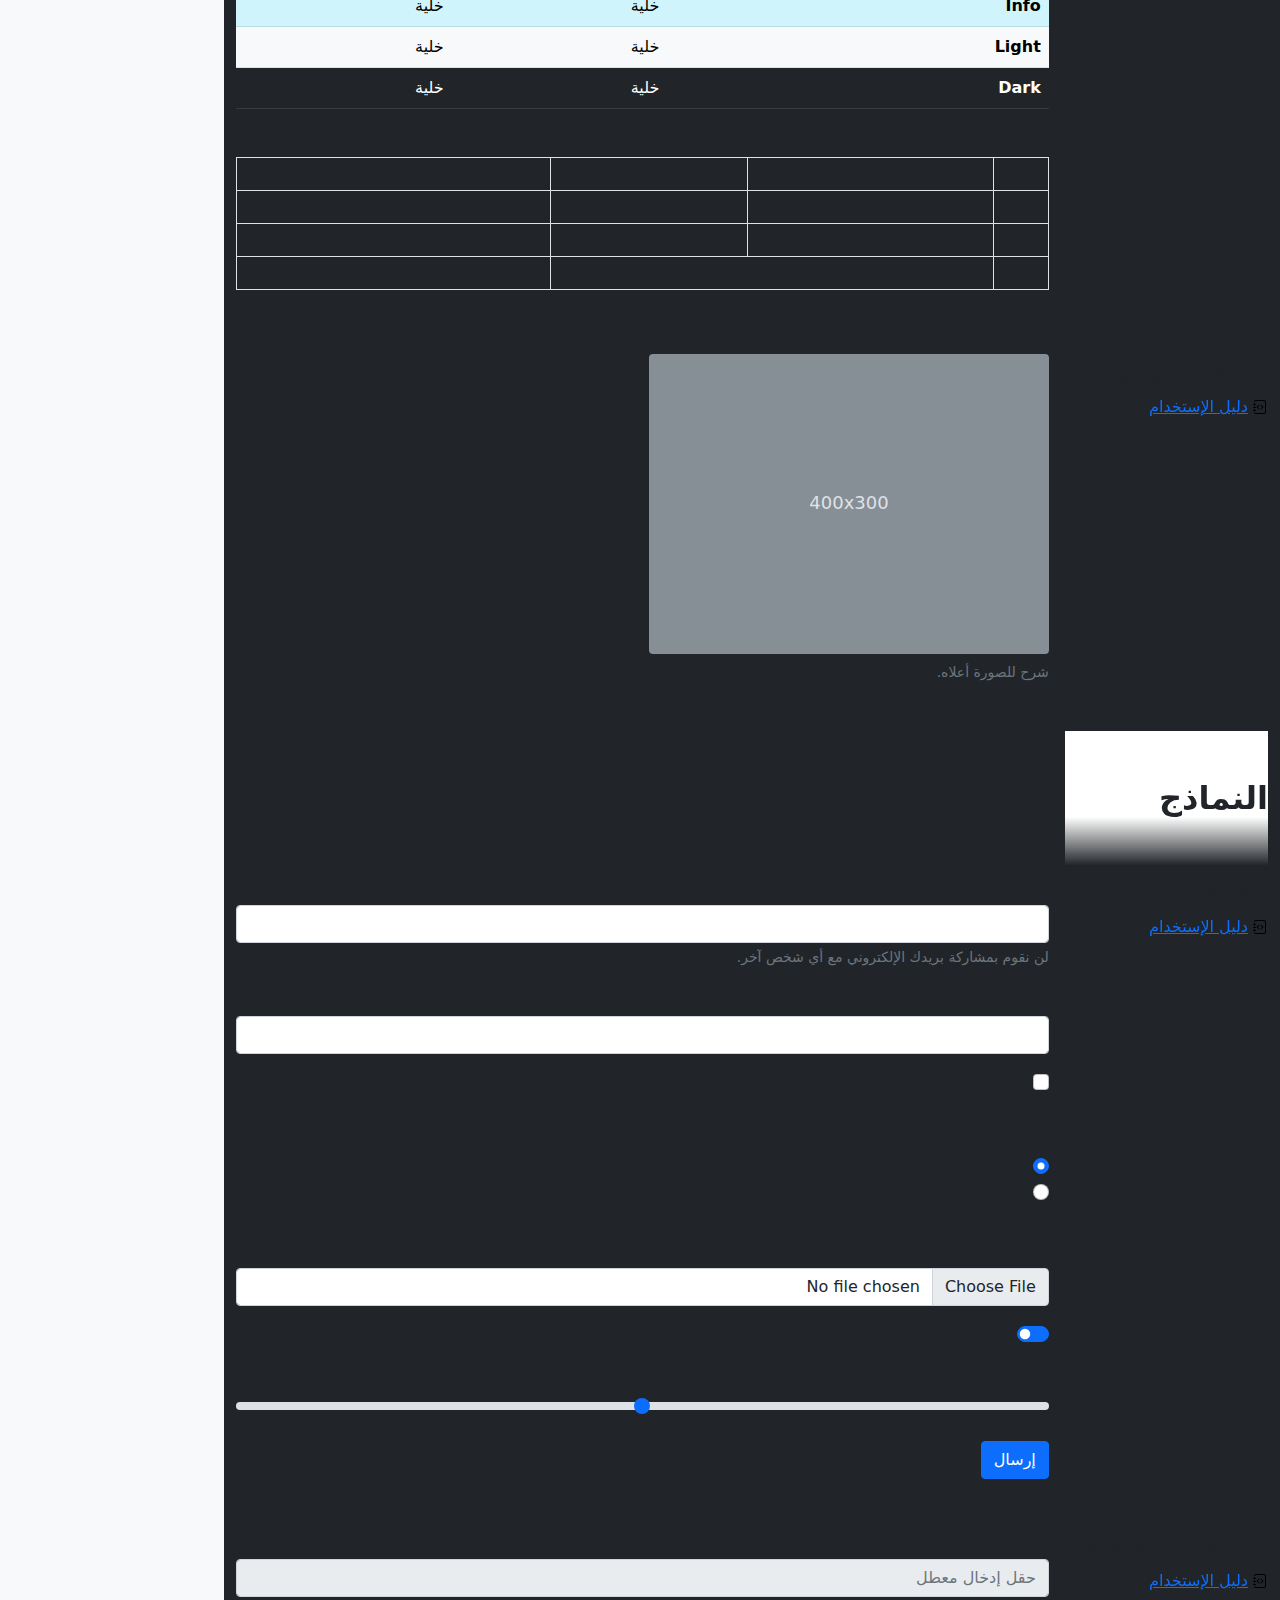
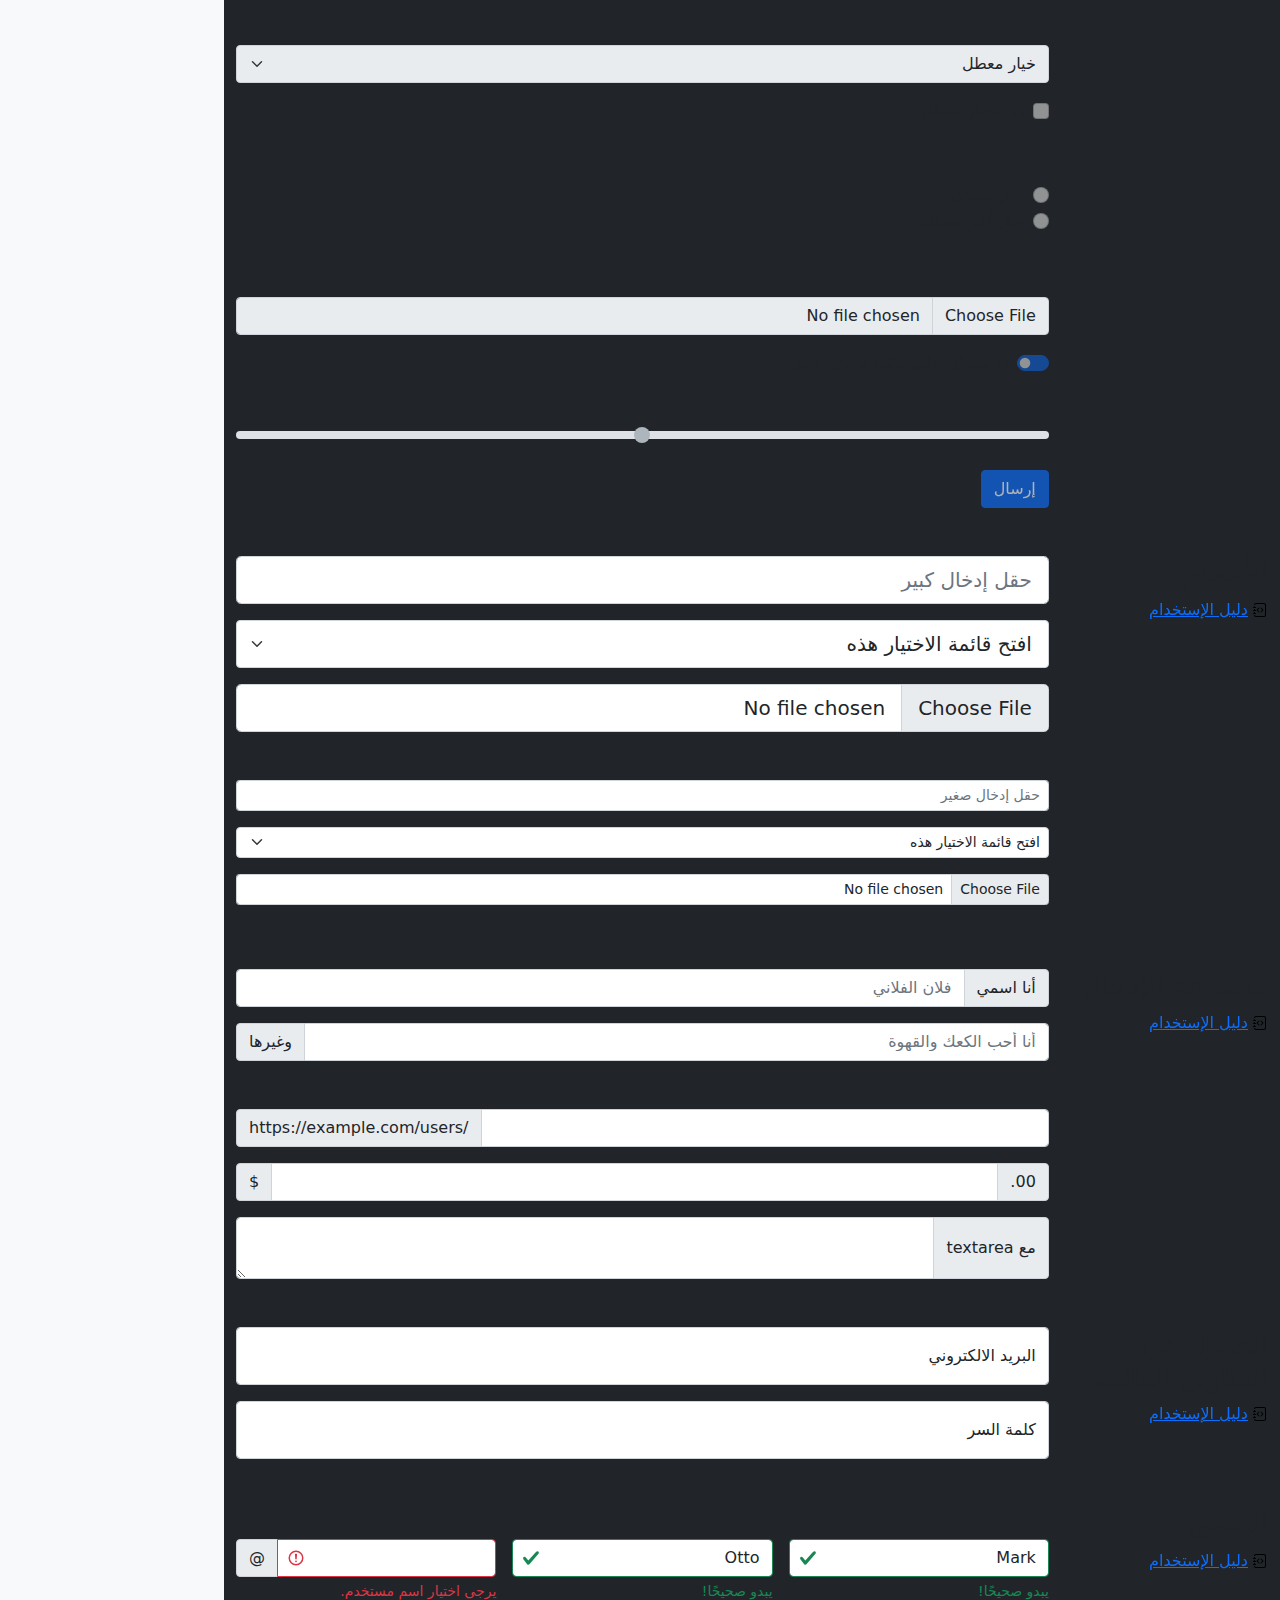
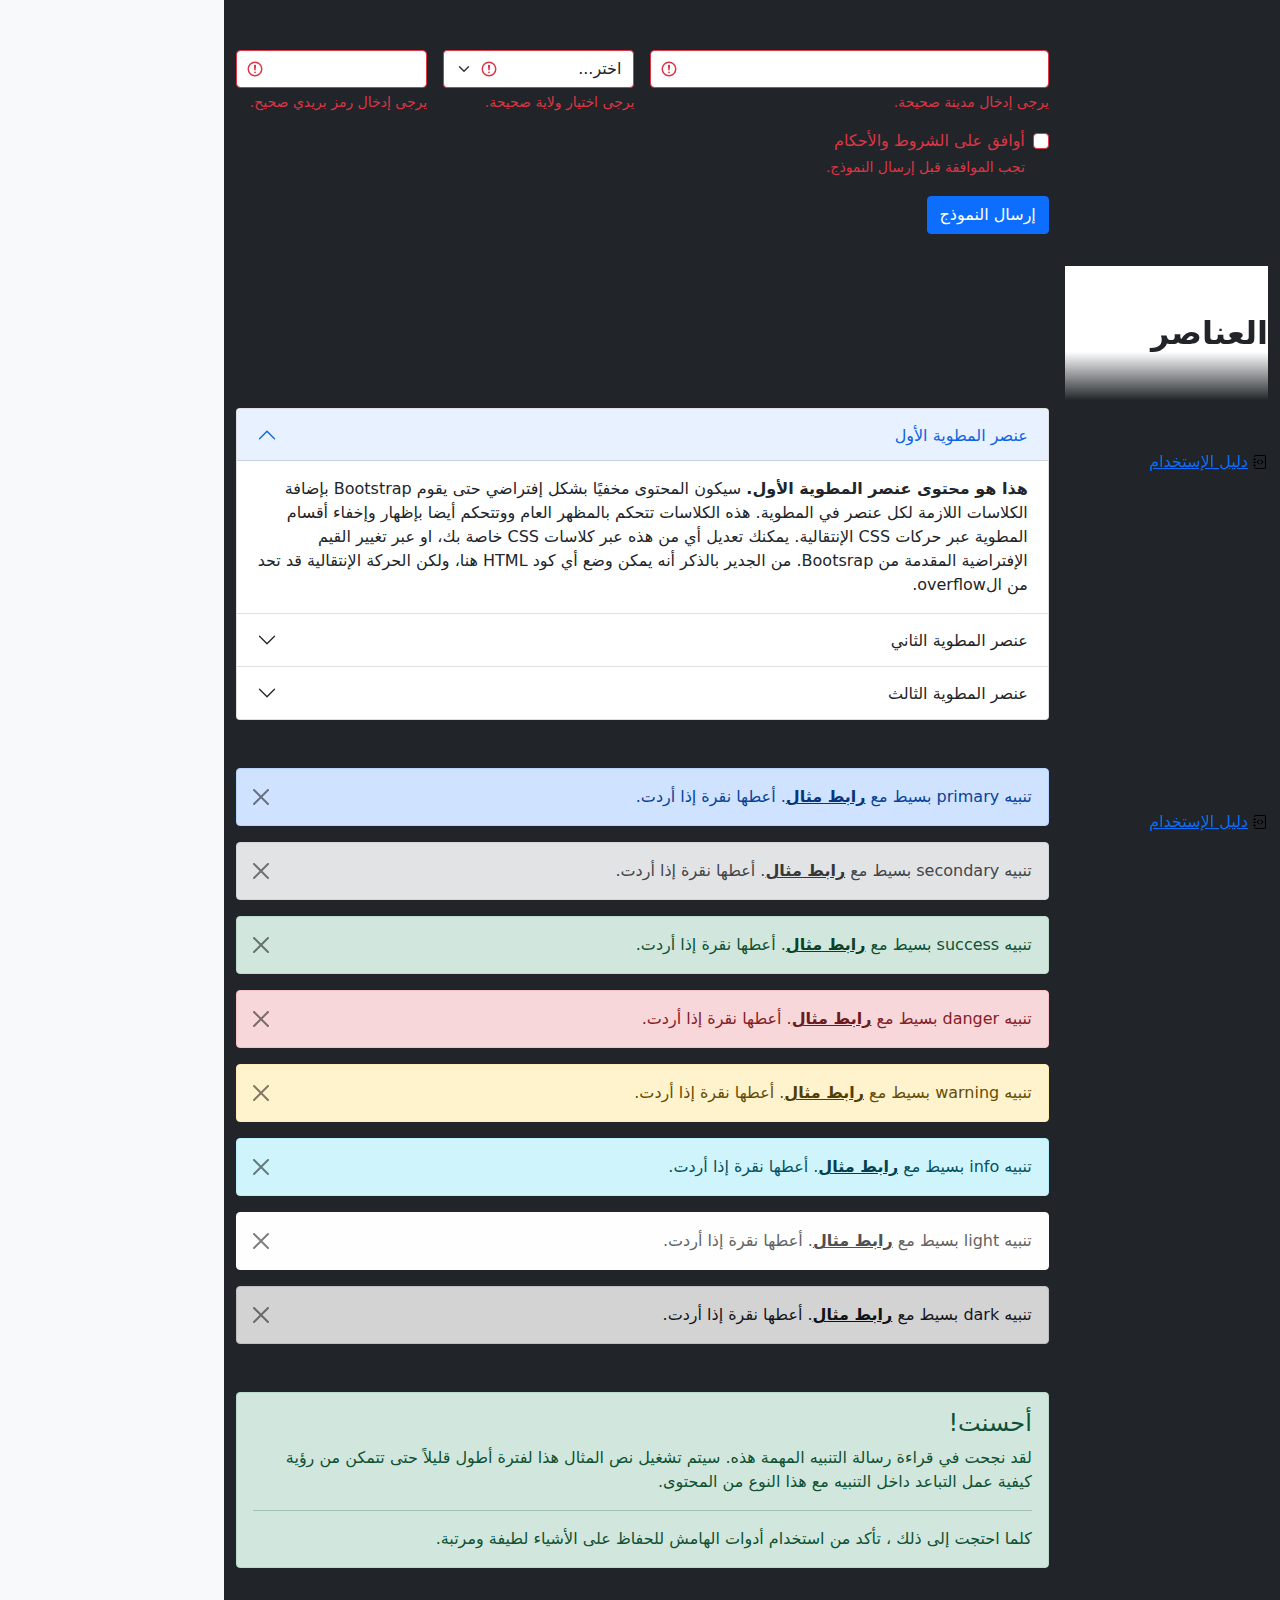
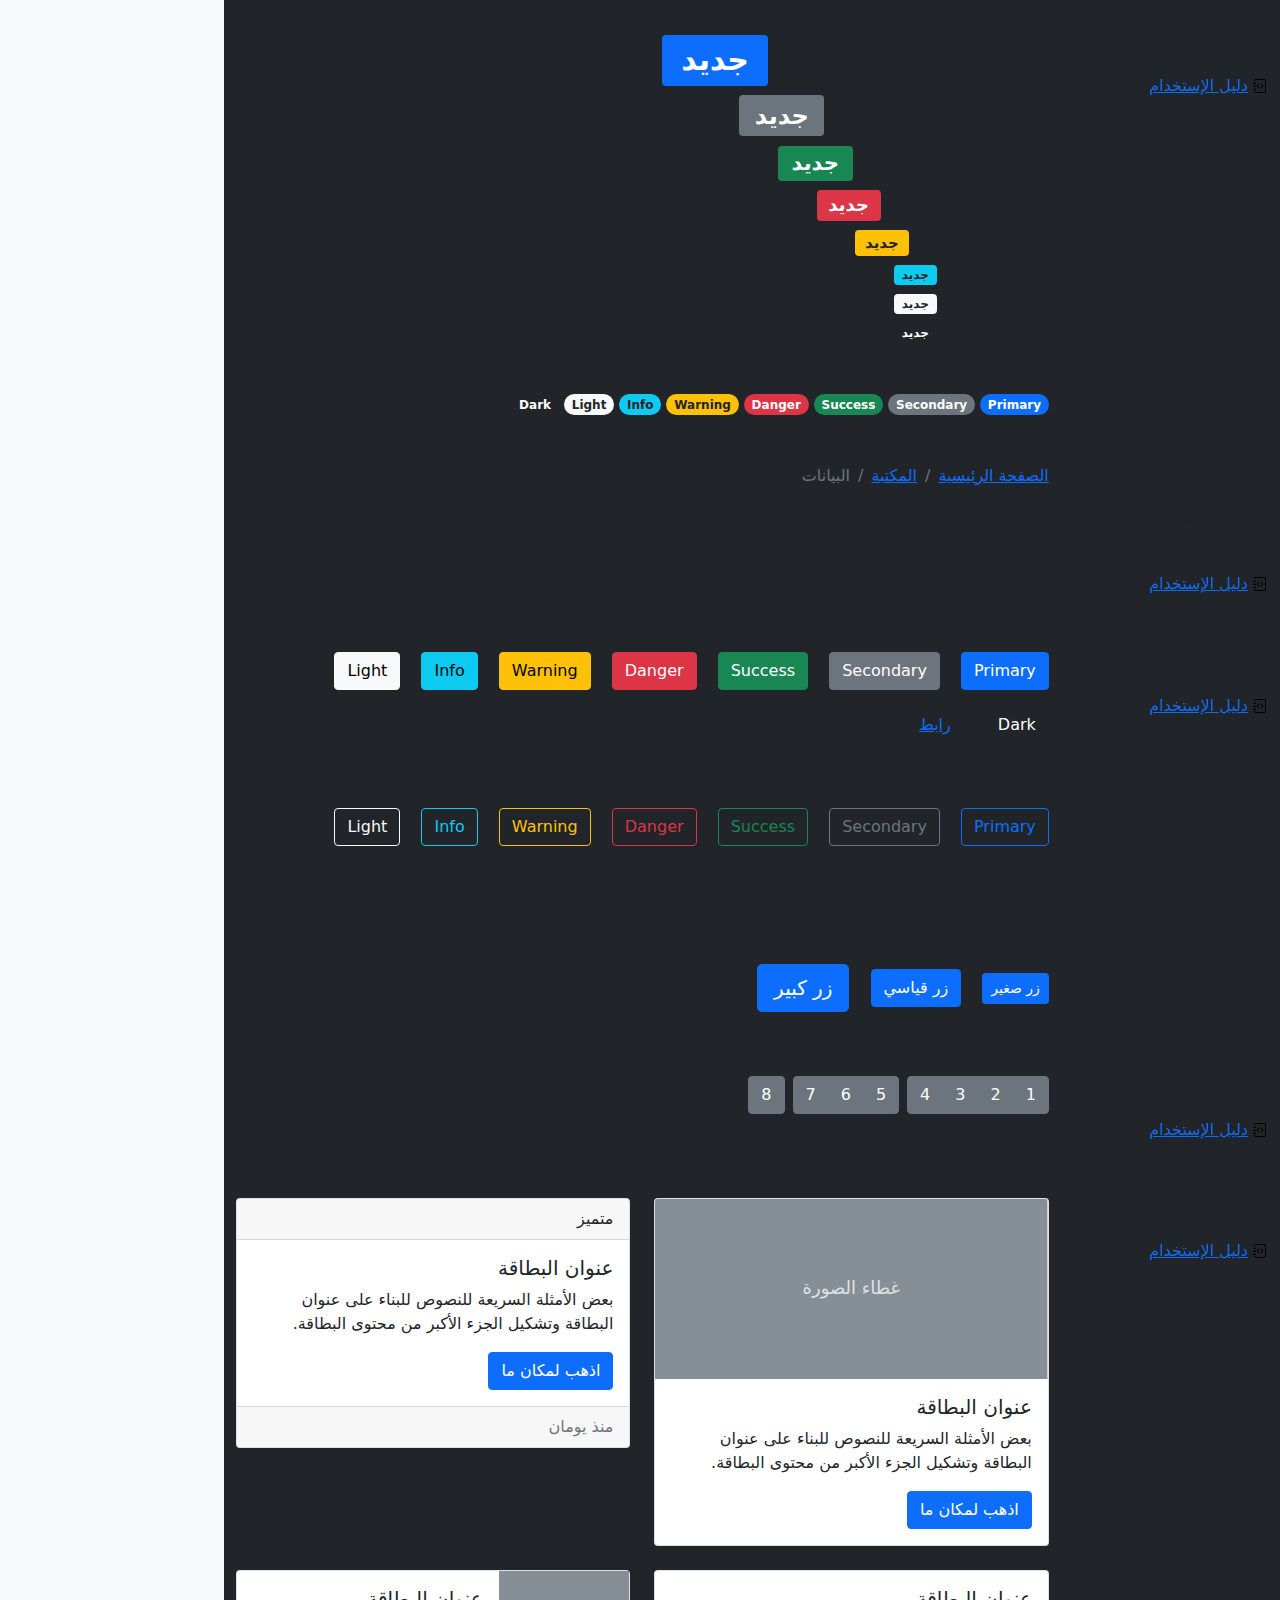
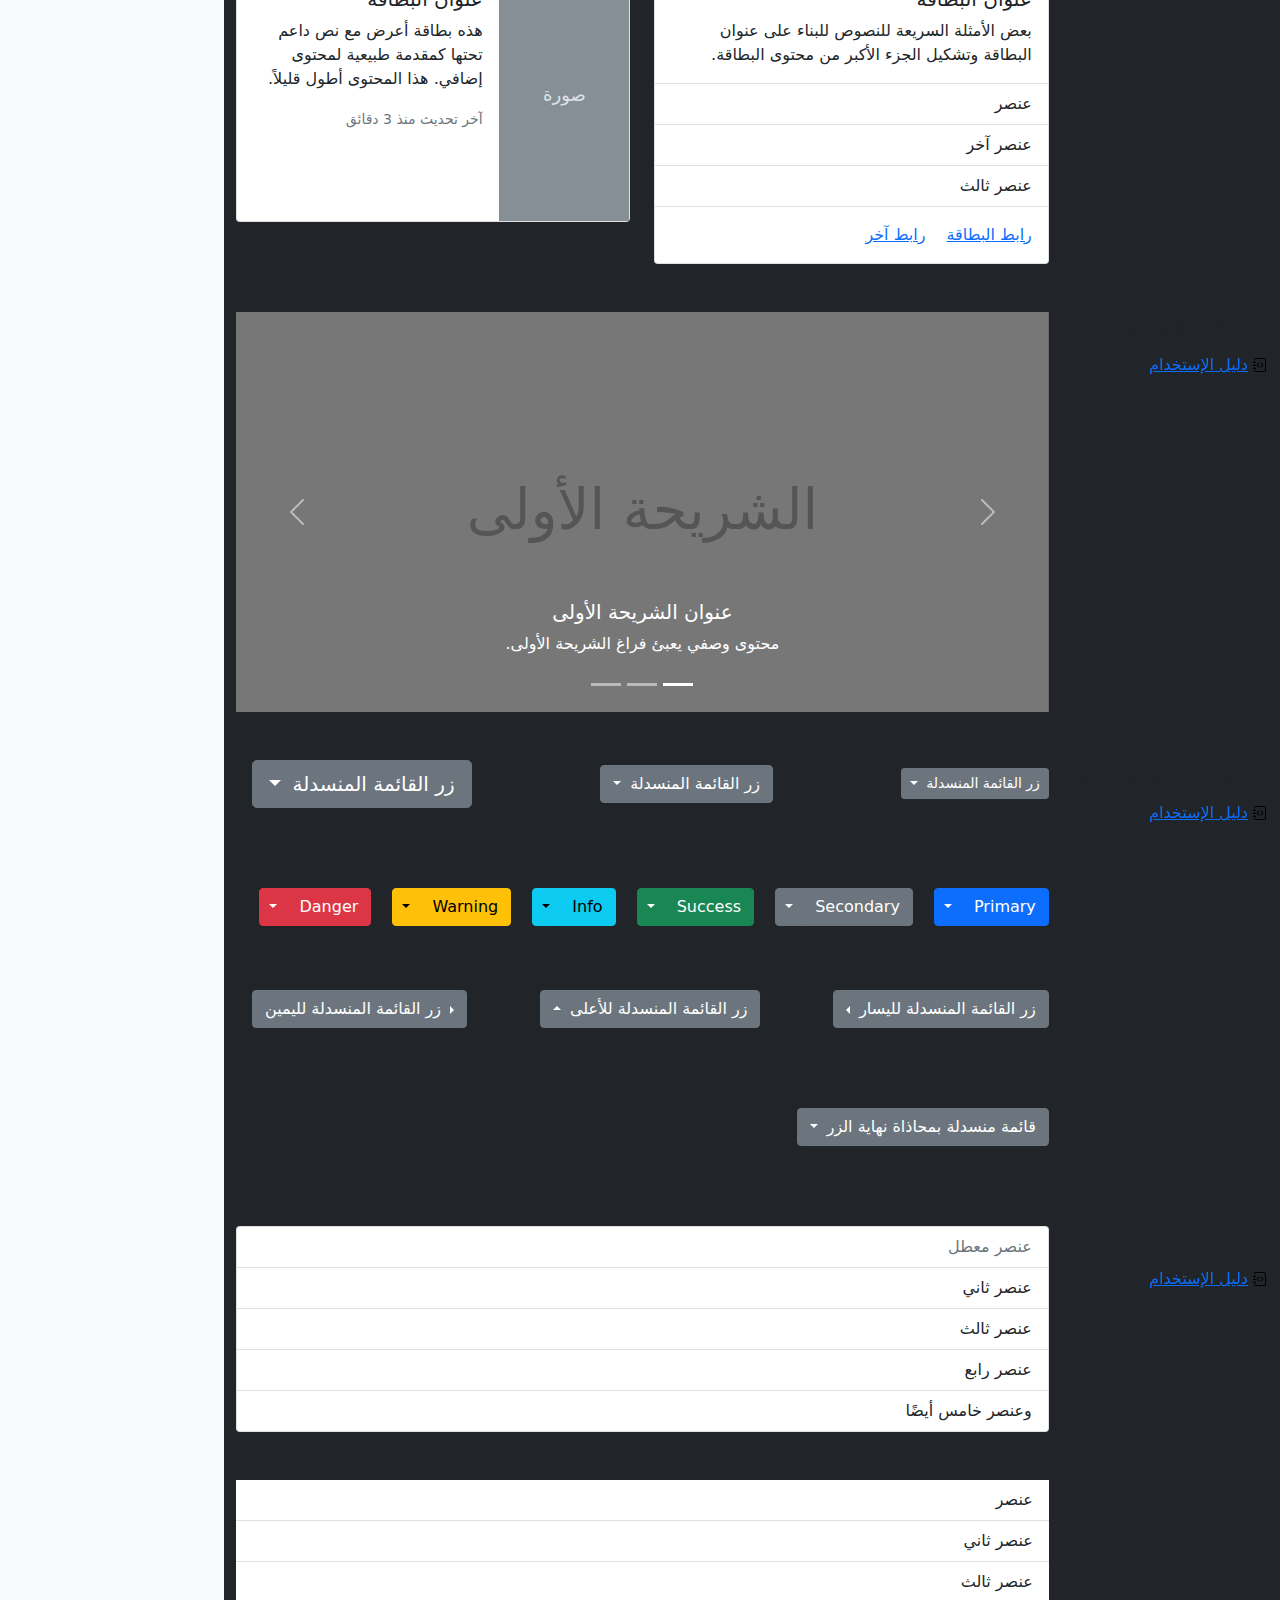
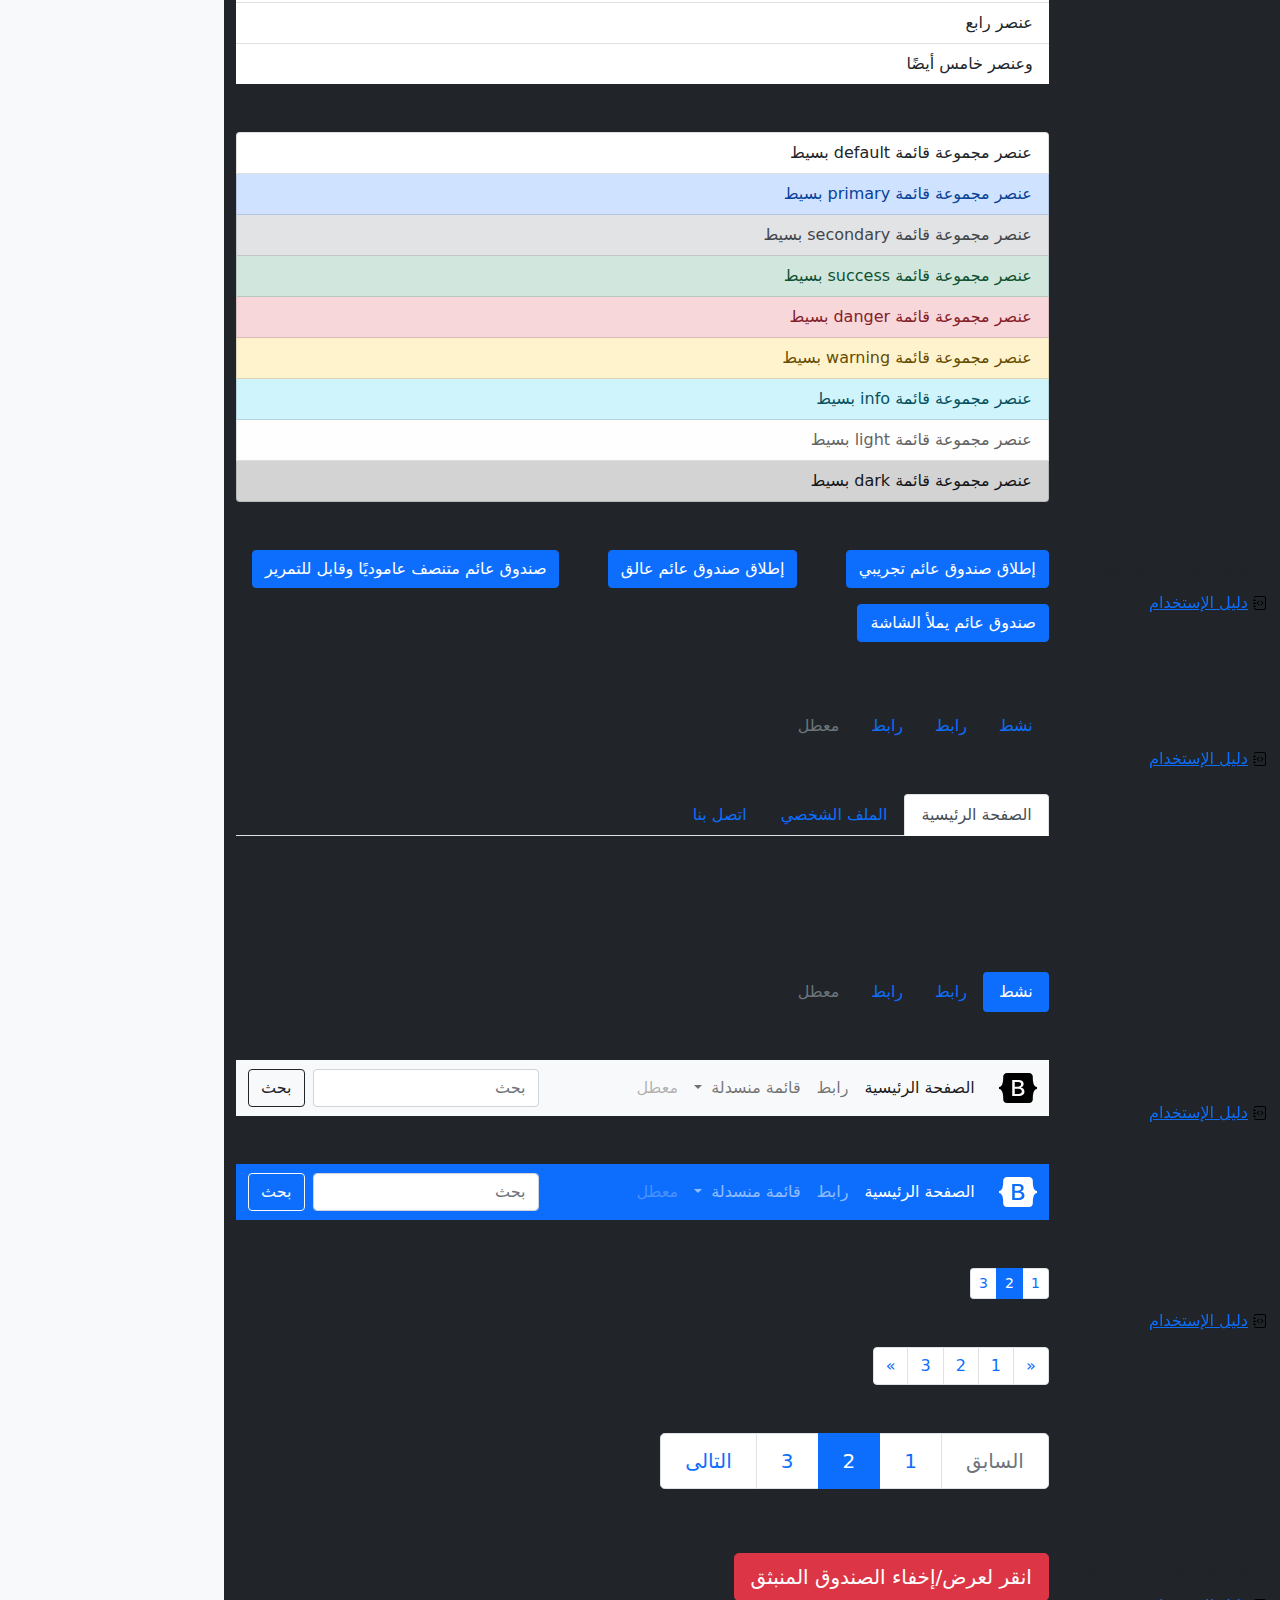
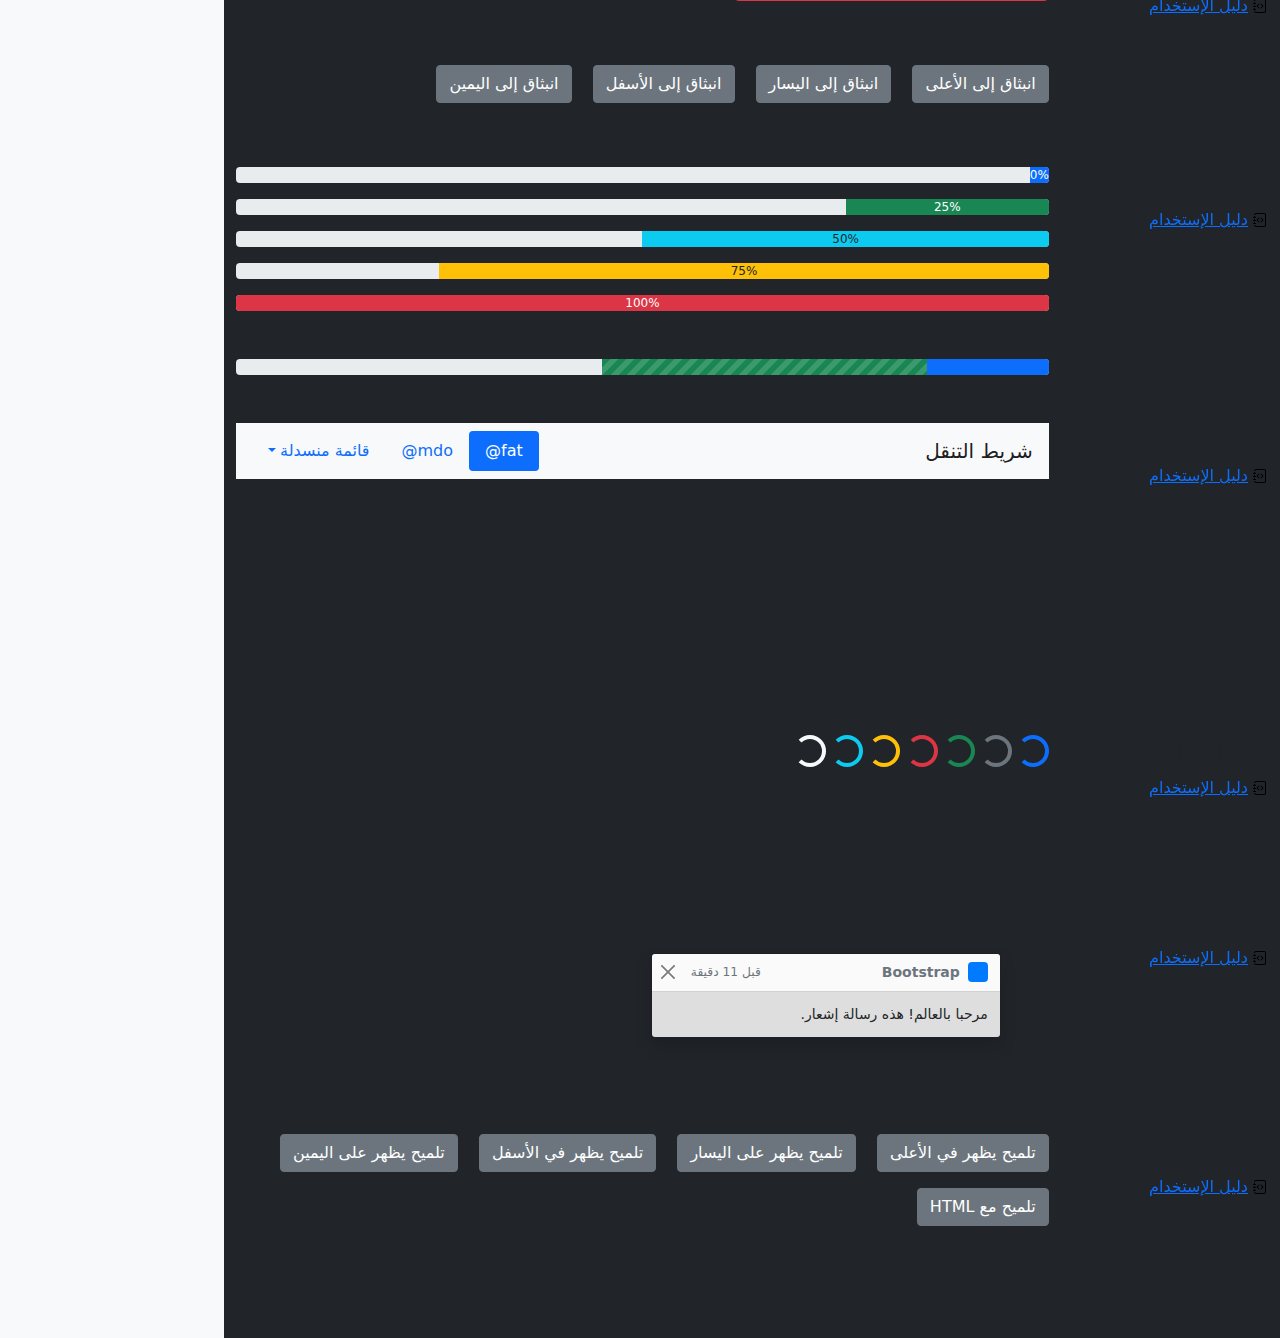
<file: Bootstrap/bootstrap-5.1.0-examples/cheatsheet-rtl/index.html>
<!doctype html>
<html lang="ar" dir="rtl">
  <head>
    <meta charset="utf-8">
    <meta name="viewport" content="width=device-width, initial-scale=1">
    <meta name="description" content="">
    <meta name="author" content="Mark Otto, Jacob Thornton, and Bootstrap contributors">
    <meta name="generator" content="Hugo 0.87.0">
    <title>ورقة الغش · Bootstrap v5.1</title>

    <link rel="canonical" href="https://getbootstrap.com/docs/5.1/examples/cheatsheet-rtl/">

    

    <!-- Bootstrap core CSS -->
<link href="../assets/dist/css/bootstrap.rtl.min.css" rel="stylesheet">

    <style>
      .bd-placeholder-img {
        font-size: 1.125rem;
        text-anchor: middle;
        -webkit-user-select: none;
        -moz-user-select: none;
        user-select: none;
      }

      @media (min-width: 768px) {
        .bd-placeholder-img-lg {
          font-size: 3.5rem;
        }
      }
    </style>

    
    <!-- Custom styles for this template -->
    <link href="../cheatsheet/cheatsheet.rtl.css" rel="stylesheet">
  </head>
  <body class="bg-light">
    
<header class="bd-header bg-dark py-3 d-flex align-items-stretch border-bottom border-dark">
  <div class="container-fluid d-flex align-items-center">
    <h1 class="d-flex align-items-center fs-4 text-white mb-0">
      <img src="../assets/brand/bootstrap-logo-white.svg" width="38" height="30" class="me-3" alt="Bootstrap">
      ورقة الغش
    </h1>
    <a href="../examples/cheatsheet/" class="ms-auto link-light" hreflang="en">جدول بيانات LTR</a>
  </div>
</header>
<aside class="bd-aside sticky-xl-top text-muted align-self-start mb-3 mb-xl-5 px-2">
  <h2 class="h6 pt-4 pb-3 mb-4 border-bottom">على هذه الصفحة</h2>
  <nav class="small" id="toc">
    <ul class="list-unstyled">
      <li class="my-2">
        <button class="btn d-inline-flex align-items-center collapsed" data-bs-toggle="collapse" aria-expanded="false" data-bs-target="#contents-collapse" aria-controls="contents-collapse">المحتوى</button>
        <ul class="list-unstyled ps-3 collapse" id="contents-collapse">
          <li><a class="d-inline-flex align-items-center rounded" href="#typography">النصوص</a></li>
          <li><a class="d-inline-flex align-items-center rounded" href="#images">الصور</a></li>
          <li><a class="d-inline-flex align-items-center rounded" href="#tables">الجداول</a></li>
          <li><a class="d-inline-flex align-items-center rounded" href="#figures">النماذج البيانية</a></li>
        </ul>
      </li>
      <li class="my-2">
        <button class="btn d-inline-flex align-items-center collapsed" data-bs-toggle="collapse" aria-expanded="false" data-bs-target="#forms-collapse" aria-controls="forms-collapse">النماذج</button>
        <ul class="list-unstyled ps-3 collapse" id="forms-collapse">
          <li><a class="d-inline-flex align-items-center rounded" href="#overview">نظرة عامة</a></li>
          <li><a class="d-inline-flex align-items-center rounded" href="#disabled-forms">الحقول المعطلة</a></li>
          <li><a class="d-inline-flex align-items-center rounded" href="#sizing">الأحجام</a></li>
          <li><a class="d-inline-flex align-items-center rounded" href="#input-group">مجموعة الإدخال</a></li>
          <li><a class="d-inline-flex align-items-center rounded" href="#floating-labels">الحقول ذوي العناوين العائمة</a></li>
          <li><a class="d-inline-flex align-items-center rounded" href="#validation">التحقق</a></li>
        </ul>
      </li>
      <li class="my-2">
        <button class="btn d-inline-flex align-items-center collapsed" data-bs-toggle="collapse" aria-expanded="false" data-bs-target="#components-collapse" aria-controls="components-collapse">مكونات</button>
        <ul class="list-unstyled ps-3 collapse" id="components-collapse">
          <li><a class="d-inline-flex align-items-center rounded" href="#accordion">المطوية</a></li>
          <li><a class="d-inline-flex align-items-center rounded" href="#alerts">الإنذارات</a></li>
          <li><a class="d-inline-flex align-items-center rounded" href="#badge">الشارة</a></li>
          <li><a class="d-inline-flex align-items-center rounded" href="#breadcrumb">مسار التنقل التفصيلي</a></li>
          <li><a class="d-inline-flex align-items-center rounded" href="#buttons">الأزرار</a></li>
          <li><a class="d-inline-flex align-items-center rounded" href="#button-group">مجموعة الأزرار</a></li>
          <li><a class="d-inline-flex align-items-center rounded" href="#card">البطاقة</a></li>
          <li><a class="d-inline-flex align-items-center rounded" href="#carousel">شرائح العرض</a></li>
          <li><a class="d-inline-flex align-items-center rounded" href="#dropdowns">القوائم المنسدلة</a></li>
          <li><a class="d-inline-flex align-items-center rounded" href="#list-group">مجموعة العناصر</a></li>
          <li><a class="d-inline-flex align-items-center rounded" href="#modal">الصندوق العائم</a></li>
          <li><a class="d-inline-flex align-items-center rounded" href="#navs">التنقل</a></li>
          <li><a class="d-inline-flex align-items-center rounded" href="#navbar">شريط التنقل</a></li>
          <li><a class="d-inline-flex align-items-center rounded" href="#pagination">ترقيم الصفحات</a></li>
          <li><a class="d-inline-flex align-items-center rounded" href="#popovers">الصناديق المنبثقة</a></li>
          <li><a class="d-inline-flex align-items-center rounded" href="#progress">شريط التقدم</a></li>
          <li><a class="d-inline-flex align-items-center rounded" href="#scrollspy">المخطوطة</a></li>
          <li><a class="d-inline-flex align-items-center rounded" href="#spinners">الدوائر المتحركة</a></li>
          <li><a class="d-inline-flex align-items-center rounded" href="#toasts">الإشعارات</a></li>
          <li><a class="d-inline-flex align-items-center rounded" href="#tooltips">التلميحات</a></li>
        </ul>
      </li>
    </ul>
  </nav>
</aside>
<div class="bd-cheatsheet container-fluid bg-body">
  <section id="content">
    <h2 class="sticky-xl-top fw-bold pt-3 pt-xl-5 pb-2 pb-xl-3">المحتوى</h2>

    <article class="my-3" id="typography">
      <div class="bd-heading sticky-xl-top align-self-start mt-5 mb-3 mt-xl-0 mb-xl-2">
        <h3>النصوص</h3>
        <a class="d-flex align-items-center" hreflang="en" href="../content/typography/">دليل الإستخدام</a>
      </div>

      <div>
        <div class="bd-example">
        <p class="display-1">العرض 1</p>
        <p class="display-2">العرض 2</p>
        <p class="display-3">العرض 3</p>
        <p class="display-4">العرض 4</p>
        <p class="display-5">العرض 5</p>
        <p class="display-6">العرض 6</p>
        </div>

        <div class="bd-example">
        <p class="h1">عنوان 1</p>
        <p class="h2">عنوان 2</p>
        <p class="h3">عنوان 3</p>
        <p class="h4">عنوان 4</p>
        <p class="h5">عنوان 5</p>
        <p class="h6">عنوان 6</p>
        </div>

        <div class="bd-example">
        <p class="lead">
          هذه قطعة إملائية متميزة، فهي مصممة لتكون بارزة من بين القطع الإملائية الأخرى.
        </p>
        </div>

        <div class="bd-example">
        <p>يمكنك استخدام تصنيف mark <mark>لتحديد</mark> نص.</p>
        <p><del>من المفترض أن يتم التعامل مع هذا السطر كنص محذوف.</del></p>
        <p><s>من المفترض أن يتم التعامل مع هذا السطر على أنه لم يعد دقيقًا.</s></p>
        <p><ins>من المفترض أن يتم التعامل مع هذا السطر كإضافة إلى المستند.</ins></p>
        <p><u>سيتم عرض النص في هذا السطر كما وتحته خط.</u></p>
        <p><small>من المفترض أن يتم التعامل مع هذا السطر على أنه يحوي تفاصيل صغيرة.</small></p>
        <p><strong>هذا السطر يحوي نص عريض.</strong></p>
        <p><em>هذا السطر يحوي نص مائل.</em></p>
        </div>

        <div class="bd-example">
        <blockquote class="blockquote">
          <p>إقتباس مبهر، موضوع في عنصر blockquote</p>
          <footer class="blockquote-footer">شخص مشهور في <cite title= "عنوان المصدر"> عنوان المصدر </cite></footer>
        </blockquote>
        </div>

        <div class="bd-example">
        <ul class="list-unstyled">
          <li>هذه قائمة عناصر.</li>
          <li>بالرغم من أنها مصممة كي لا تظهر كذلك.</li>
          <li>إلا أنها مجهزة كـ قائمة خلف الكواليس</li>
          <li>هذا التصميم ينطبق فقد على القائمة الرئيسية</li>
          <li>القوائم الفرعية
            <ul>
              <li>لا تتأثر بهذا التصميم</li>
              <li>فهي تظهر عليها علامات الترقيم</li>
              <li>وتحتوي على مساحة فارغة بجوارها</li>
            </ul>
          </li>
          <li>قد يكون هذا التصميم مفيدًا في بعض الأحيان.</li>
        </ul>
        </div>

        <div class="bd-example">
        <ul class="list-inline">
          <li class="list-inline-item">هذا عنصر في قائمة.</li>
          <li class="list-inline-item">وهذا أيضًا.</li>
          <li class="list-inline-item">لكنهم يظهرون متجاورين.</li>
        </ul>
        </div>
      </div>
    </article>
    <article class="my-3" id="images">
      <div class="bd-heading sticky-xl-top align-self-start mt-5 mb-3 mt-xl-0 mb-xl-2">
        <h3>الصور</h3>
        <a class="d-flex align-items-center" hreflang="en" href="../content/images/">دليل الإستخدام</a>
      </div>

      <div>
        <div class="bd-example">
        <svg class="bd-placeholder-img bd-placeholder-img-lg img-fluid" width="100%" height="250" xmlns="http://www.w3.org/2000/svg" role="img" aria-label="Placeholder: صورة مستجيبة" preserveAspectRatio="xMidYMid slice" focusable="false"><title>Placeholder</title><rect width="100%" height="100%" fill="#868e96"/><text x="50%" y="50%" fill="#dee2e6" dy=".3em">صورة مستجيبة</text></svg>

        </div>

        <div class="bd-example">
        <svg class="bd-placeholder-img img-thumbnail" width="200" height="200" xmlns="http://www.w3.org/2000/svg" role="img" aria-label="صورة عنصر نائب مربع عام مع حدود بيضاء حولها ، مما يجعلها تشبه صورة تم التقاطها بكاميرا فورية قديمة: 200x200" preserveAspectRatio="xMidYMid slice" focusable="false"><title>صورة عنصر نائب مربع عام مع حدود بيضاء حولها ، مما يجعلها تشبه صورة تم التقاطها بكاميرا فورية قديمة</title><rect width="100%" height="100%" fill="#868e96"/><text x="50%" y="50%" fill="#dee2e6" dy=".3em">200x200</text></svg>

        </div>
      </div>
    </article>
    <article class="my-3" id="tables">
      <div class="bd-heading sticky-xl-top align-self-start mt-5 mb-3 mt-xl-0 mb-xl-2">
        <h3>الجداول</h3>
        <a class="d-flex align-items-center" hreflang="en" href="../content/tables/">دليل الإستخدام</a>
      </div>

      <div>
        <div class="bd-example">
        <table class="table table-striped">
          <thead>
          <tr>
            <th scope="col">#</th>
            <th scope="col">الاسم الاول</th>
            <th scope="col">الكنية</th>
            <th scope="col">الاسم المستعار</th>
          </tr>
          </thead>
          <tbody>
          <tr>
            <th scope="row">1</th>
            <td>Mark</td>
            <td>Otto</td>
            <td><bdo lang="en" dir="ltr">@mdo</bdo></td>
          </tr>
          <tr>
            <th scope="row">2</th>
            <td>Jacob</td>
            <td>Thornton</td>
            <td><bdo lang="en" dir="ltr">@fat</bdo></td>
          </tr>
          <tr>
            <th scope="row">3</th>
            <td colspan="2">Larry the Bird</td>
            <td><bdo lang="en" dir="ltr">@twitter</bdo></td>
          </tr>
          </tbody>
        </table>
        </div>

        <div class="bd-example">
        <table class="table table-dark table-borderless">
          <thead>
          <tr>
            <th scope="col">#</th>
            <th scope="col">الاسم الاول</th>
            <th scope="col">الكنية</th>
            <th scope="col">الاسم المستعار</th>
          </tr>
          </thead>
          <tbody>
          <tr>
            <th scope="row">1</th>
            <td>Mark</td>
            <td>Otto</td>
            <td><bdo lang="en" dir="ltr">@mdo</bdo></td>
          </tr>
          <tr>
            <th scope="row">2</th>
            <td>Jacob</td>
            <td>Thornton</td>
            <td><bdo lang="en" dir="ltr">@fat</bdo></td>
          </tr>
          <tr>
            <th scope="row">3</th>
            <td colspan="2">Larry the Bird</td>
            <td><bdo lang="en" dir="ltr">@twitter</bdo></td>
          </tr>
          </tbody>
        </table>
        </div>

        <div class="bd-example">
        <table class="table table-hover">
          <thead>
          <tr>
            <th scope="col">Class</th>
            <th scope="col">عنوان</th>
            <th scope="col">عنوان</th>
          </tr>
          </thead>
          <tbody>
          <tr>
            <th scope="row">Default</th>
            <td>خلية</td>
            <td>خلية</td>
          </tr>
          
          <tr class="table-primary">
            <th scope="row">Primary</th>
            <td>خلية</td>
            <td>خلية</td>
          </tr>
          <tr class="table-secondary">
            <th scope="row">Secondary</th>
            <td>خلية</td>
            <td>خلية</td>
          </tr>
          <tr class="table-success">
            <th scope="row">Success</th>
            <td>خلية</td>
            <td>خلية</td>
          </tr>
          <tr class="table-danger">
            <th scope="row">Danger</th>
            <td>خلية</td>
            <td>خلية</td>
          </tr>
          <tr class="table-warning">
            <th scope="row">Warning</th>
            <td>خلية</td>
            <td>خلية</td>
          </tr>
          <tr class="table-info">
            <th scope="row">Info</th>
            <td>خلية</td>
            <td>خلية</td>
          </tr>
          <tr class="table-light">
            <th scope="row">Light</th>
            <td>خلية</td>
            <td>خلية</td>
          </tr>
          <tr class="table-dark">
            <th scope="row">Dark</th>
            <td>خلية</td>
            <td>خلية</td>
          </tr>
          </tbody>
        </table>
        </div>

        <div class="bd-example">
        <table class="table table-sm table-bordered">
          <thead>
          <tr>
            <th scope="col">#</th>
            <th scope="col">الاسم الاول</th>
            <th scope="col">الكنية</th>
            <th scope="col">الاسم المستعار</th>
          </tr>
          </thead>
          <tbody>
          <tr>
            <th scope="row">1</th>
            <td>Mark</td>
            <td>Otto</td>
            <td><bdo lang="en" dir="ltr">@mdo</bdo></td>
          </tr>
          <tr>
            <th scope="row">2</th>
            <td>Jacob</td>
            <td>Thornton</td>
            <td><bdo lang="en" dir="ltr">@fat</bdo></td>
          </tr>
          <tr>
            <th scope="row">3</th>
            <td colspan="2">Larry the Bird</td>
            <td><bdo lang="en" dir="ltr">@twitter</bdo></td>
          </tr>
          </tbody>
        </table>
        </div>
      </div>
    </article>
    <article class="my-3" id="figures">
      <div class="bd-heading sticky-xl-top align-self-start mt-5 mb-3 mt-xl-0 mb-xl-2">
        <h3>النماذج البيانية</h3>
        <a class="d-flex align-items-center" hreflang="en" href="../content/figures/">دليل الإستخدام</a>
      </div>

      <div>
        <div class="bd-example">
        <figure class="figure">
          <svg class="bd-placeholder-img figure-img img-fluid rounded" width="400" height="300" xmlns="http://www.w3.org/2000/svg" role="img" aria-label="Placeholder: 400x300" preserveAspectRatio="xMidYMid slice" focusable="false"><title>Placeholder</title><rect width="100%" height="100%" fill="#868e96"/><text x="50%" y="50%" fill="#dee2e6" dy=".3em">400x300</text></svg>

          <figcaption class="figure-caption">شرح للصورة أعلاه.</figcaption>
        </figure>
        </div>
      </div>
    </article>
  </section>

  <section id="forms">
    <h2 class="sticky-xl-top fw-bold pt-3 pt-xl-5 pb-2 pb-xl-3">النماذج</h2>

    <article class="my-3" id="overview">
      <div class="bd-heading sticky-xl-top align-self-start mt-5 mb-3 mt-xl-0 mb-xl-2">
        <h3>نظرة عامة</h3>
        <a class="d-flex align-items-center" hreflang="en" href="../forms/overview/">دليل الإستخدام</a>
      </div>

      <div>
        <div class="bd-example">
        <form>
          <div class="mb-3">
            <label for="exampleInputEmail1" class="form-label">البريد الإلكتروني</label>
            <input type="email" class="form-control" id="exampleInputEmail1" aria-describedby="emailHelp">
            <div id="emailHelp" class="form-text">لن نقوم بمشاركة بريدك الإلكتروني مع أي شخص آخر.</div>
          </div>
          <div class="mb-3">
            <label for="exampleInputPassword1" class="form-label">كلمة السر</label>
            <input type="password" class="form-control" id="exampleInputPassword1">
          </div>
          <div class="mb-3 form-check">
            <input type="checkbox" class="form-check-input" id="exampleCheck1">
            <label class="form-check-label" for="exampleCheck1">اخترني</label>
          </div>
          <fieldset class="mb-3">
            <legend>أزرار الاختيار الأحادي</legend>
            <div class="form-check">
              <input type="radio" name="radios" class="form-check-input" id="exampleRadio1" checked>
              <label class="form-check-label" for="exampleRadio1">الخيار الافتراضي</label>
            </div>
            <div class="mb-3 form-check">
              <input type="radio" name="radios" class="form-check-input" id="exampleRadio2">
              <label class="form-check-label" for="exampleRadio2">خيار آخر</label>
            </div>
          </fieldset>
          <div class="mb-3">
            <label class="form-label" for="customFile">رفع</label>
            <input type="file" class="form-control" id="customFile">
          </div>
          <div class="mb-3 form-check form-switch">
            <input class="form-check-input" type="checkbox" id="flexSwitchCheckChecked" checked>
            <label class="form-check-label" for="flexSwitchCheckChecked">زر على شكل مفتاح اختيار.</label>
          </div>
          <div class="mb-3">
            <label for="customRange3" class="form-label">مثال على حقل اختيار نطاقي</label>
            <input type="range" class="form-range" min="0" max="5" step="0.5" id="customRange3">
          </div>
          <button type="submit" class="btn btn-primary">إرسال</button>
        </form>
        </div>
      </div>
    </article>
    <article class="my-3" id="disabled-forms">
      <div class="bd-heading sticky-xl-top align-self-start mt-5 mb-3 mt-xl-0 mb-xl-2">
        <h3>الحقول المعطلة</h3>
        <a class="d-flex align-items-center" hreflang="en" href="../forms/overview/#disabled-forms">دليل الإستخدام</a>
      </div>

      <div>
        <div class="bd-example">
        <form>
          <fieldset disabled aria-label="مثال على مجموعة الحقول المعطلة">
            <div class="mb-3">
              <label for="disabledTextInput" class="form-label">حقل إدخال معطل</label>
              <input type="text" id="disabledTextInput" class="form-control" placeholder="حقل إدخال معطل">
            </div>
            <div class="mb-3">
              <label for="disabledSelect" class="form-label">قائمة اختيار معطلة</label>
              <select id="disabledSelect" class="form-select">
                <option>خيار معطل</option>
              </select>
            </div>
            <div class="mb-3">
              <div class="form-check">
                <input class="form-check-input" type="checkbox" id="disabledFieldsetCheck" disabled>
                <label class="form-check-label" for="disabledFieldsetCheck">
                  زر اختيار معطل
                </label>
              </div>
            </div>
            <fieldset class="mb-3">
              <legend>أزرار اختيار أحادي معطلين</legend>
              <div class="form-check">
                <input type="radio" name="radios" class="form-check-input" id="disabledRadio1" disabled>
                <label class="form-check-label" for="disabledRadio1">خيار معطل</label>
              </div>
              <div class="mb-3 form-check">
                <input type="radio" name="radios" class="form-check-input" id="disabledRadio2" disabled>
                <label class="form-check-label" for="disabledRadio2">خيار آخر معطل</label>
              </div>
            </fieldset>
            <div class="mb-3">
              <label class="form-label" for="disabledCustomFile">رفع معطل</label>
              <input type="file" class="form-control" id="disabledCustomFile" disabled>
            </div>
            <div class="mb-3 form-check form-switch">
              <input class="form-check-input" type="checkbox" id="disabledSwitchCheckChecked" checked disabled>
              <label class="form-check-label" for="disabledSwitchCheckChecked">زر معطل على شكل مفتاح اختيار.</label>
            </div>
            <div class="mb-3">
              <label for="disabledRange" class="form-label">حقل اختيار نطاقي معطل</label>
              <input type="range" class="form-range" min="0" max="5" step="0.5" id="disabledRange">
            </div>
            <button type="submit" class="btn btn-primary">إرسال</button>
          </fieldset>
        </form>
        </div>
      </div>
    </article>
    <article class="my-3" id="sizing">
      <div class="bd-heading sticky-xl-top align-self-start mt-5 mb-3 mt-xl-0 mb-xl-2">
        <h3>الأحجام</h3>
        <a class="d-flex align-items-center" hreflang="en" href="../forms/form-control/#sizing">دليل الإستخدام</a>
      </div>

      <div>
        <div class="bd-example">
        <div class="mb-3">
          <input class="form-control form-control-lg" type="text" placeholder="حقل إدخال كبير" aria-label=".form-control-lg مثال">
        </div>
        <div class="mb-3">
          <select class="form-select form-select-lg mb-3" aria-label=".form-select-lg مثال">
            <option selected>افتح قائمة الاختيار هذه</option>
            <option value="1">واحد</option>
            <option value="2">اثنان</option>
            <option value="3">ثلاثة</option>
          </select>
        </div>
        <div class="mb-3">
          <input type="file" class="form-control form-control-lg" aria-label="مثال على إدخال ملف كبير">
        </div>
        </div>

        <div class="bd-example">
        <div class="mb-3">
          <input class="form-control form-control-sm" type="text" placeholder="حقل إدخال صغير" aria-label=".form-control-sm مثال">
        </div>
        <div class="mb-3">
          <select class="form-select form-select-sm" aria-label=".form-select-sm مثال">
            <option selected>افتح قائمة الاختيار هذه</option>
            <option value="1">واحد</option>
            <option value="2">اثنان</option>
            <option value="3">ثلاثة</option>
          </select>
        </div>
        <div class="mb-3">
          <input type="file" class="form-control form-control-sm" aria-label="مثال على إدخال ملف صغير">
        </div>
        </div>
      </div>
    </article>
    <article class="my-3" id="input-group">
      <div class="bd-heading sticky-xl-top align-self-start mt-5 mb-3 mt-xl-0 mb-xl-2">
        <h3>مجموعة الإدخال</h3>
        <a class="d-flex align-items-center" hreflang="en" href="../forms/input-group/">دليل الإستخدام</a>
      </div>

      <div>
        <div class="bd-example">
        <div class="input-group mb-3">
          <span class="input-group-text" id="basic-addon1">أنا اسمي</span>
          <input type="text" class="form-control" placeholder="فلان الفلاني" aria-label="الاسم" aria-describedby="basic-addon1">
        </div>
        <div class="input-group mb-3">
          <input type="text" class="form-control" placeholder="أنا أحب الكعك والقهوة" aria-label="الطعام المفضل" aria-describedby="basic-addon2">
          <span class="input-group-text" id="basic-addon2">وغيرها</span>
        </div>
        <label for="basic-url" class="form-label">عنوان حسابك الشخصي</label>
        <div class="input-group mb-3">
          <input type="text" class="form-control" id="basic-url" aria-describedby="basic-addon3">
          <span class="input-group-text" id="basic-addon3"><bdo lang="en" dir="ltr">https://example.com/users/</bdo></span>
        </div>
        <div class="input-group mb-3">
          <span class="input-group-text"><bdo lang="en" dir="ltr">.00</bdo></span>
          <input type="text" class="form-control" aria-label="المبلغ (لأقرب دولار)">
          <span class="input-group-text">$</span>
        </div>
        <div class="input-group">
          <span class="input-group-text">مع textarea</span>
          <textarea class="form-control" aria-label="مع textarea"></textarea>
        </div>
        </div>
      </div>
    </article>
    <article class="my-3" id="floating-labels">
      <div class="bd-heading sticky-xl-top align-self-start mt-5 mb-3 mt-xl-0 mb-xl-2">
        <h3>الحقول ذوي العناوين العائمة</h3>
        <a class="d-flex align-items-center" href="../forms/floating-labels/">دليل الإستخدام</a>
      </div>

      <div>
        <div class="bd-example">
        <form>
          <div class="form-floating mb-3">
            <input type="email" class="form-control" id="floatingInput" placeholder="name@example.com">
            <label for="floatingInput">البريد الالكتروني</label>
          </div>
          <div class="form-floating">
            <input type="password" class="form-control" id="floatingPassword" placeholder="كلمة السر">
            <label for="floatingPassword">كلمة السر</label>
          </div>
        </form>
        </div>
      </div>
    </article>
    <article class="my-3" id="validation">
      <div class="bd-heading sticky-xl-top align-self-start mt-5 mb-3 mt-xl-0 mb-xl-2">
        <h3>التحقق</h3>
        <a class="d-flex align-items-center" hreflang="en" href="../forms/validation/">دليل الإستخدام</a>
      </div>

      <div>
        <div class="bd-example">
        <form class="row g-3">
          <div class="col-md-4">
            <label for="validationServer01" class="form-label">الاسم الاول</label>
            <input type="text" class="form-control is-valid" id="validationServer01" value="Mark" required>
            <div class="valid-feedback">
              يبدو صحيحًا!
            </div>
          </div>
          <div class="col-md-4">
            <label for="validationServer02" class="form-label">الكنية</label>
            <input type="text" class="form-control is-valid" id="validationServer02" value="Otto" required>
            <div class="valid-feedback">
              يبدو صحيحًا!
            </div>
          </div>
          <div class="col-md-4">
            <label for="validationServerUsername" class="form-label">اسم المستخدم</label>
            <div class="input-group has-validation">
              <input type="text" class="form-control is-invalid" id="validationServerUsername" aria-describedby="inputGroupPrepend3" required>
              <span class="input-group-text" id="inputGroupPrepend3">@</span>
              <div class="invalid-feedback">
                يرجى اختيار اسم مستخدم.
              </div>
            </div>
          </div>
          <div class="col-md-6">
            <label for="validationServer03" class="form-label">مدينة</label>
            <input type="text" class="form-control is-invalid" id="validationServer03" required>
            <div class="invalid-feedback">
              يرجى إدخال مدينة صحيحة.
            </div>
          </div>
          <div class="col-md-3">
            <label for="validationServer04" class="form-label">حالة</label>
            <select class="form-select is-invalid" id="validationServer04" required>
              <option selected disabled value="">اختر...</option>
              <option>...</option>
            </select>
            <div class="invalid-feedback">
              يرجى اختيار ولاية صحيحة.
            </div>
          </div>
          <div class="col-md-3">
            <label for="validationServer05" class="form-label">الرمز البريدي</label>
            <input type="text" class="form-control is-invalid" id="validationServer05" required>
            <div class="invalid-feedback">
              يرجى إدخال رمز بريدي صحيح.
            </div>
          </div>
          <div class="col-12">
            <div class="form-check">
              <input class="form-check-input is-invalid" type="checkbox" value="" id="invalidCheck3" required>
              <label class="form-check-label" for="invalidCheck3">
                أوافق على الشروط والأحكام
              </label>
              <div class="invalid-feedback">
                تجب الموافقة قبل إرسال النموذج.
              </div>
            </div>
          </div>
          <div class="col-12">
            <button class="btn btn-primary" type="submit">إرسال النموذج</button>
          </div>
        </form>
        </div>
      </div>
    </article>
  </section>

  <section id="components">
    <h2 class="sticky-xl-top fw-bold pt-3 pt-xl-5 pb-2 pb-xl-3">العناصر</h2>

    <article class="my-3" id="accordion">
      <div class="bd-heading sticky-xl-top align-self-start mt-5 mb-3 mt-xl-0 mb-xl-2">
        <h3>المطوية</h3>
        <a class="d-flex align-items-center" hreflang="en" href="../components/accordion/">دليل الإستخدام</a>
      </div>

      <div>
        <div class="bd-example">
        <div class="accordion" id="accordionExample">
          <div class="accordion-item">
            <h4 class="accordion-header" id="headingOne">
              <button class="accordion-button" type="button" data-bs-toggle="collapse" data-bs-target="#collapseOne" aria-expanded="true" aria-controls="collapseOne">
                عنصر المطوية الأول
              </button>
            </h4>
            <div id="collapseOne" class="accordion-collapse collapse show" aria-labelledby="headingOne" data-bs-parent="#accordionExample">
              <div class="accordion-body">
                <strong>هذا هو محتوى عنصر المطوية الأول.</strong> سيكون المحتوى مخفيًا بشكل إفتراضي حتى يقوم Bootstrap بإضافة الكلاسات اللازمة لكل عنصر في المطوية. هذه الكلاسات تتحكم بالمظهر العام ووتتحكم أيضا بإظهار وإخفاء أقسام المطوية عبر حركات CSS الإنتقالية. يمكنك تعديل أي من هذه عبر كلاسات CSS خاصة بك، او عبر تغيير القيم الإفتراضية المقدمة من Bootsrap. من الجدير بالذكر أنه يمكن وضع أي كود HTML هنا، ولكن الحركة الإنتقالية قد تحد من الoverflow.
              </div>
            </div>
          </div>
          <div class="accordion-item">
            <h4 class="accordion-header" id="headingTwo">
              <button class="accordion-button collapsed" type="button" data-bs-toggle="collapse" data-bs-target="#collapseTwo" aria-expanded="false" aria-controls="collapseTwo">
                عنصر المطوية الثاني
              </button>
            </h4>
            <div id="collapseTwo" class="accordion-collapse collapse" aria-labelledby="headingTwo" data-bs-parent="#accordionExample">
              <div class="accordion-body">
                <strong>هذا هو محتوى عنصر المطوية الثاني.</strong> سيكون المحتوى مخفيًا بشكل إفتراضي حتى يقوم Bootstrap بإضافة الكلاسات اللازمة لكل عنصر في المطوية. هذه الكلاسات تتحكم بالمظهر العام ووتتحكم أيضا بإظهار وإخفاء أقسام المطوية عبر حركات CSS الإنتقالية. يمكنك تعديل أي من هذه عبر كلاسات CSS خاصة بك، او عبر تغيير القيم الإفتراضية المقدمة من Bootsrap. من الجدير بالذكر أنه يمكن وضع أي كود HTML هنا، ولكن الحركة الإنتقالية قد تحد من الoverflow.
              </div>
            </div>
          </div>
          <div class="accordion-item">
            <h4 class="accordion-header" id="headingThree">
              <button class="accordion-button collapsed" type="button" data-bs-toggle="collapse" data-bs-target="#collapseThree" aria-expanded="false" aria-controls="collapseThree">
                عنصر المطوية الثالث
              </button>
            </h4>
            <div id="collapseThree" class="accordion-collapse collapse" aria-labelledby="headingThree" data-bs-parent="#accordionExample">
              <div class="accordion-body">
                <strong>هذا هو محتوى عنصر المطوية الثالث.</strong> سيكون المحتوى مخفيًا بشكل إفتراضي حتى يقوم Bootstrap بإضافة الكلاسات اللازمة لكل عنصر في المطوية. هذه الكلاسات تتحكم بالمظهر العام ووتتحكم أيضا بإظهار وإخفاء أقسام المطوية عبر حركات CSS الإنتقالية. يمكنك تعديل أي من هذه عبر كلاسات CSS خاصة بك، او عبر تغيير القيم الإفتراضية المقدمة من Bootsrap. من الجدير بالذكر أنه يمكن وضع أي كود HTML هنا، ولكن الحركة الإنتقالية قد تحد من الoverflow.
              </div>
            </div>
          </div>
        </div>
        </div>
      </div>
    </article>
    <article class="my-3" id="alerts">
      <div class="bd-heading sticky-xl-top align-self-start mt-5 mb-3 mt-xl-0 mb-xl-2">
        <h3>الإنذارات</h3>
        <a class="d-flex align-items-center" hreflang="en" href="../components/alerts/">دليل الإستخدام</a>
      </div>

      <div>
        <div class="bd-example">
        
        <div class="alert alert-primary alert-dismissible fade show" role="alert">
          تنبيه primary بسيط مع <a href="#" class="alert-link">رابط مثال</a>. أعطها نقرة إذا أردت.
          <button type="button" class="btn-close" data-bs-dismiss="alert" aria-label="قريب"></button>
        </div>
        <div class="alert alert-secondary alert-dismissible fade show" role="alert">
          تنبيه secondary بسيط مع <a href="#" class="alert-link">رابط مثال</a>. أعطها نقرة إذا أردت.
          <button type="button" class="btn-close" data-bs-dismiss="alert" aria-label="قريب"></button>
        </div>
        <div class="alert alert-success alert-dismissible fade show" role="alert">
          تنبيه success بسيط مع <a href="#" class="alert-link">رابط مثال</a>. أعطها نقرة إذا أردت.
          <button type="button" class="btn-close" data-bs-dismiss="alert" aria-label="قريب"></button>
        </div>
        <div class="alert alert-danger alert-dismissible fade show" role="alert">
          تنبيه danger بسيط مع <a href="#" class="alert-link">رابط مثال</a>. أعطها نقرة إذا أردت.
          <button type="button" class="btn-close" data-bs-dismiss="alert" aria-label="قريب"></button>
        </div>
        <div class="alert alert-warning alert-dismissible fade show" role="alert">
          تنبيه warning بسيط مع <a href="#" class="alert-link">رابط مثال</a>. أعطها نقرة إذا أردت.
          <button type="button" class="btn-close" data-bs-dismiss="alert" aria-label="قريب"></button>
        </div>
        <div class="alert alert-info alert-dismissible fade show" role="alert">
          تنبيه info بسيط مع <a href="#" class="alert-link">رابط مثال</a>. أعطها نقرة إذا أردت.
          <button type="button" class="btn-close" data-bs-dismiss="alert" aria-label="قريب"></button>
        </div>
        <div class="alert alert-light alert-dismissible fade show" role="alert">
          تنبيه light بسيط مع <a href="#" class="alert-link">رابط مثال</a>. أعطها نقرة إذا أردت.
          <button type="button" class="btn-close" data-bs-dismiss="alert" aria-label="قريب"></button>
        </div>
        <div class="alert alert-dark alert-dismissible fade show" role="alert">
          تنبيه dark بسيط مع <a href="#" class="alert-link">رابط مثال</a>. أعطها نقرة إذا أردت.
          <button type="button" class="btn-close" data-bs-dismiss="alert" aria-label="قريب"></button>
        </div>
        </div>

        <div class="bd-example">
        <div class="alert alert-success" role="alert">
          <h4 class="alert-heading">أحسنت!</h4>
          <p>لقد نجحت في قراءة رسالة التنبيه المهمة هذه. سيتم تشغيل نص المثال هذا لفترة أطول قليلاً حتى تتمكن من رؤية كيفية عمل التباعد داخل التنبيه مع هذا النوع من المحتوى.</p>
          <hr>
          <p class="mb-0">كلما احتجت إلى ذلك ، تأكد من استخدام أدوات الهامش للحفاظ على الأشياء لطيفة ومرتبة.</p>
        </div>
        </div>
      </div>
    </article>
    <article class="my-3" id="badge">
      <div class="bd-heading sticky-xl-top align-self-start mt-5 mb-3 mt-xl-0 mb-xl-2">
        <h3>الشارة</h3>
        <a class="d-flex align-items-center" hreflang="en" href="../components/badge/">دليل الإستخدام</a>
      </div>

      <div>
        <div class="bd-example">
        <p class="h1">مثال على عنوان <span class="badge bg-primary">جديد</span></p>
        <p class="h2">مثال على عنوان <span class="badge bg-secondary">جديد</span></p>
        <p class="h3">مثال على عنوان <span class="badge bg-success">جديد</span></p>
        <p class="h4">مثال على عنوان <span class="badge bg-danger">جديد</span></p>
        <p class="h5">مثال على عنوان <span class="badge bg-warning text-dark">جديد</span></p>
        <p class="h6">مثال على عنوان <span class="badge bg-info text-dark">جديد</span></p>
        <p class="h6">مثال على عنوان <span class="badge bg-light text-dark">جديد</span></p>
        <p class="h6">مثال على عنوان <span class="badge bg-dark">جديد</span></p>
        </div>

        <div class="bd-example">
        
        <span class="badge rounded-pill bg-primary">Primary</span>
        <span class="badge rounded-pill bg-secondary">Secondary</span>
        <span class="badge rounded-pill bg-success">Success</span>
        <span class="badge rounded-pill bg-danger">Danger</span>
        <span class="badge rounded-pill bg-warning text-dark">Warning</span>
        <span class="badge rounded-pill bg-info text-dark">Info</span>
        <span class="badge rounded-pill bg-light text-dark">Light</span>
        <span class="badge rounded-pill bg-dark">Dark</span>
        </div>
      </div>
    </article>
    <article class="my-3" id="breadcrumb">
      <div class="bd-heading sticky-xl-top align-self-start mt-5 mb-3 mt-xl-0 mb-xl-2">
        <h3>مسار التنقل التفصيلي (فتات الخبز)</h3>
        <a class="d-flex align-items-center" hreflang="en" href="../components/breadcrumb/">دليل الإستخدام</a>
      </div>

      <div>
        <div class="bd-example">
        <nav aria-label="فتات الخبز">
          <ol class="breadcrumb">
            <li class="breadcrumb-item"><a href="#">الصفحة الرئيسية</a></li>
            <li class="breadcrumb-item"><a href="#">المكتبة</a></li>
            <li class="breadcrumb-item active" aria-current="page">البيانات</li>
          </ol>
        </nav>
        </div>
      </div>
    </article>
    <article class="my-3" id="buttons">
      <div class="bd-heading sticky-xl-top align-self-start mt-5 mb-3 mt-xl-0 mb-xl-2">
        <h3>الأزرار</h3>
        <a class="d-flex align-items-center" hreflang="en" href="../components/buttons/">دليل الإستخدام</a>
      </div>

      <div>
        <div class="bd-example">
        
        <button type="button" class="btn btn-primary">Primary</button>
        <button type="button" class="btn btn-secondary">Secondary</button>
        <button type="button" class="btn btn-success">Success</button>
        <button type="button" class="btn btn-danger">Danger</button>
        <button type="button" class="btn btn-warning">Warning</button>
        <button type="button" class="btn btn-info">Info</button>
        <button type="button" class="btn btn-light">Light</button>
        <button type="button" class="btn btn-dark">Dark</button>

        <button type="button" class="btn btn-link">رابط</button>
        </div>

        <div class="bd-example">
        
        <button type="button" class="btn btn-outline-primary">Primary</button>
        <button type="button" class="btn btn-outline-secondary">Secondary</button>
        <button type="button" class="btn btn-outline-success">Success</button>
        <button type="button" class="btn btn-outline-danger">Danger</button>
        <button type="button" class="btn btn-outline-warning">Warning</button>
        <button type="button" class="btn btn-outline-info">Info</button>
        <button type="button" class="btn btn-outline-light">Light</button>
        <button type="button" class="btn btn-outline-dark">Dark</button>
        </div>

        <div class="bd-example">
        <button type="button" class="btn btn-primary btn-sm">زر صغير</button>
        <button type="button" class="btn btn-primary">زر قياسي</button>
        <button type="button" class="btn btn-primary btn-lg">زر كبير</button>
        </div>
      </div>
    </article>
    <article class="my-3" id="button-group">
      <div class="bd-heading sticky-xl-top align-self-start mt-5 mb-3 mt-xl-0 mb-xl-2">
        <h3>مجموعة الأزرار</h3>
        <a class="d-flex align-items-center" hreflang="en" href="../components/button-group/">دليل الإستخدام</a>
      </div>

      <div>
        <div class="bd-example">
        <div class="btn-toolbar" role="toolbar" aria-label="شريط أدوات مع مجموعات أزرار">
          <div class="btn-group me-2" role="group" aria-label="المجموعة الأولى">
            <button type="button" class="btn btn-secondary">1</button>
            <button type="button" class="btn btn-secondary">2</button>
            <button type="button" class="btn btn-secondary">3</button>
            <button type="button" class="btn btn-secondary">4</button>
          </div>
          <div class="btn-group me-2" role="group" aria-label="المجموعة الثانية">
            <button type="button" class="btn btn-secondary">5</button>
            <button type="button" class="btn btn-secondary">6</button>
            <button type="button" class="btn btn-secondary">7</button>
          </div>
          <div class="btn-group" role="group" aria-label="المجموعة الثالثة">
            <button type="button" class="btn btn-secondary">8</button>
          </div>
        </div>
        </div>
      </div>
    </article>
    <article class="my-3" id="card">
      <div class="bd-heading sticky-xl-top align-self-start mt-5 mb-3 mt-xl-0 mb-xl-2">
        <h3>البطاقة</h3>
        <a class="d-flex align-items-center" hreflang="en" href="../components/card/">دليل الإستخدام</a>
      </div>

      <div>
        <div class="bd-example">
        <div class="row  row-cols-1 row-cols-md-2 g-4">
          <div class="col">
            <div class="card">
              <svg class="bd-placeholder-img card-img-top" width="100%" height="180" xmlns="http://www.w3.org/2000/svg" role="img" aria-label="Placeholder: غطاء الصورة" preserveAspectRatio="xMidYMid slice" focusable="false"><title>Placeholder</title><rect width="100%" height="100%" fill="#868e96"/><text x="50%" y="50%" fill="#dee2e6" dy=".3em">غطاء الصورة</text></svg>

              <div class="card-body">
                <h5 class="card-title">عنوان البطاقة</h5>
                <p class="card-text">بعض الأمثلة السريعة للنصوص للبناء على عنوان البطاقة وتشكيل الجزء الأكبر من محتوى البطاقة.</p>
                <a href="#" class="btn btn-primary">اذهب لمكان ما</a>
              </div>
            </div>
          </div>
          <div class="col">
            <div class="card">
              <div class="card-header">
                متميز
              </div>
              <div class="card-body">
                <h5 class="card-title">عنوان البطاقة</h5>
                <p class="card-text">بعض الأمثلة السريعة للنصوص للبناء على عنوان البطاقة وتشكيل الجزء الأكبر من محتوى البطاقة.</p>
                <a href="#" class="btn btn-primary">اذهب لمكان ما</a>
              </div>
              <div class="card-footer text-muted">
                منذ يومان
              </div>
            </div>
          </div>
          <div class="col">
            <div class="card">
              <div class="card-body">
                <h5 class="card-title">عنوان البطاقة</h5>
                <p class="card-text">بعض الأمثلة السريعة للنصوص للبناء على عنوان البطاقة وتشكيل الجزء الأكبر من محتوى البطاقة.</p>
              </div>
              <ul class="list-group list-group-flush">
                <li class="list-group-item">عنصر</li>
                <li class="list-group-item">عنصر آخر</li>
                <li class="list-group-item">عنصر ثالث</li>
              </ul>
              <div class="card-body">
                <a href="#" class="card-link">رابط البطاقة</a>
                <a href="#" class="card-link">رابط آخر</a>
              </div>
            </div>
          </div>
          <div class="col">
            <div class="card">
              <div class="row g-0">
                <div class="col-md-4">
                  <svg class="bd-placeholder-img" width="100%" height="250" xmlns="http://www.w3.org/2000/svg" role="img" aria-label="Placeholder: صورة" preserveAspectRatio="xMidYMid slice" focusable="false"><title>Placeholder</title><rect width="100%" height="100%" fill="#868e96"/><text x="50%" y="50%" fill="#dee2e6" dy=".3em">صورة</text></svg>

                </div>
                <div class="col-md-8">
                  <div class="card-body">
                    <h5 class="card-title">عنوان البطاقة</h5>
                    <p class="card-text">هذه بطاقة أعرض مع نص داعم تحتها كمقدمة طبيعية لمحتوى إضافي. هذا المحتوى أطول قليلاً.</p>
                    <p class="card-text"><small class="text-muted">آخر تحديث منذ 3 دقائق</small></p>
                  </div>
                </div>
              </div>
            </div>
          </div>
        </div>
        </div>
      </div>
    </article>
    <article class="my-3" id="carousel">
      <div class="bd-heading sticky-xl-top align-self-start mt-5 mb-3 mt-xl-0 mb-xl-2">
        <h3>شرائح العرض</h3>
        <a class="d-flex align-items-center" hreflang="en" href="../components/carousel/">دليل الإستخدام</a>
      </div>

      <div>
        <div class="bd-example">
        <div id="carouselExampleCaptions" class="carousel slide" data-bs-ride="carousel">
          <div class="carousel-indicators">
            <button type="button" data-bs-target="#carouselExampleCaptions" data-bs-slide-to="0" class="active" aria-current="true" aria-label="الشريحة الأولى"></button>
            <button type="button" data-bs-target="#carouselExampleCaptions" data-bs-slide-to="1" aria-label="الشريحة الثانية"></button>
            <button type="button" data-bs-target="#carouselExampleCaptions" data-bs-slide-to="2" aria-label="الشريحة الثالثة"></button>
          </div>
          <div class="carousel-inner">
            <div class="carousel-item active">
              <svg class="bd-placeholder-img bd-placeholder-img-lg d-block w-100" width="800" height="400" xmlns="http://www.w3.org/2000/svg" role="img" aria-label="Placeholder: الشريحة الأولى" preserveAspectRatio="xMidYMid slice" focusable="false"><title>Placeholder</title><rect width="100%" height="100%" fill="#777"/><text x="50%" y="50%" fill="#555" dy=".3em">الشريحة الأولى</text></svg>

              <div class="carousel-caption d-none d-md-block">
                <h5>عنوان الشريحة الأولى</h5>
                <p>محتوى وصفي يعبئ فراغ الشريحة الأولى.</p>
              </div>
            </div>
            <div class="carousel-item">
              <svg class="bd-placeholder-img bd-placeholder-img-lg d-block w-100" width="800" height="400" xmlns="http://www.w3.org/2000/svg" role="img" aria-label="Placeholder: الشريحة الثانية" preserveAspectRatio="xMidYMid slice" focusable="false"><title>Placeholder</title><rect width="100%" height="100%" fill="#666"/><text x="50%" y="50%" fill="#444" dy=".3em">الشريحة الثانية</text></svg>

              <div class="carousel-caption d-none d-md-block">
                <h5>عنوان الشريحة الثانية</h5>
                <p>محتوى وصفي يعبئ فراغ الشريحة الأولى.</p>
              </div>
            </div>
            <div class="carousel-item">
              <svg class="bd-placeholder-img bd-placeholder-img-lg d-block w-100" width="800" height="400" xmlns="http://www.w3.org/2000/svg" role="img" aria-label="Placeholder: الشريحة الثالثة" preserveAspectRatio="xMidYMid slice" focusable="false"><title>Placeholder</title><rect width="100%" height="100%" fill="#555"/><text x="50%" y="50%" fill="#333" dy=".3em">الشريحة الثالثة</text></svg>

              <div class="carousel-caption d-none d-md-block">
                <h5>عنوان الشريحة الثالثة</h5>
                <p>محتوى وصفي يعبئ فراغ الشريحة الأولى.</p>
              </div>
            </div>
          </div>
          <button class="carousel-control-prev" type="button" data-bs-target="#carouselExampleCaptions" data-bs-slide="prev">
            <span class="carousel-control-prev-icon" aria-hidden="true"></span>
            <span class="visually-hidden">السابق</span>
          </button>
          <button class="carousel-control-next" type="button" data-bs-target="#carouselExampleCaptions" data-bs-slide="next">
            <span class="carousel-control-next-icon" aria-hidden="true"></span>
            <span class="visually-hidden">التالي</span>
          </button>
        </div>
        </div>
      </div>
    </article>
    <article class="my-3" id="dropdowns">
      <div class="bd-heading sticky-xl-top align-self-start mt-5 mb-3 mt-xl-0 mb-xl-2">
        <h3>القوائم المنسدلة</h3>
        <a class="d-flex align-items-center" hreflang="en" href="../components/dropdowns/">دليل الإستخدام</a>
      </div>

      <div>
        <div class="bd-example">
        <div class="btn-group w-100 align-items-center justify-content-between flex-wrap">
          <div class="dropdown">
            <button class="btn btn-secondary btn-sm dropdown-toggle" type="button" id="dropdownMenuButtonSM" data-bs-toggle="dropdown" aria-expanded="false">
              زر القائمة المنسدلة
            </button>
            <ul class="dropdown-menu" aria-labelledby="dropdownMenuButtonSM">
              <li><h6 class="dropdown-header">عنوان القائمة المنسدلة</h6></li>
              <li><a class="dropdown-item" href="#">عمل</a></li>
              <li><a class="dropdown-item" href="#">عمل آخر</a></li>
              <li><a class="dropdown-item" href="#">شيء آخر هنا</a></li>
              <li><hr class="dropdown-divider"></li>
              <li><a class="dropdown-item" href="#">رابط منفصل</a></li>
            </ul>
          </div>
          <div class="dropdown">
            <button class="btn btn-secondary dropdown-toggle" type="button" id="dropdownMenuButton" data-bs-toggle="dropdown" aria-expanded="false">
              زر القائمة المنسدلة
            </button>
            <ul class="dropdown-menu" aria-labelledby="dropdownMenuButton">
              <li><h6 class="dropdown-header">عنوان القائمة المنسدلة</h6></li>
              <li><a class="dropdown-item" href="#">عمل</a></li>
              <li><a class="dropdown-item" href="#">عمل آخر</a></li>
              <li><a class="dropdown-item" href="#">شيء آخر هنا</a></li>
              <li><hr class="dropdown-divider"></li>
              <li><a class="dropdown-item" href="#">رابط منفصل</a></li>
            </ul>
          </div>
          <div class="dropdown">
            <button class="btn btn-secondary btn-lg dropdown-toggle" type="button" id="dropdownMenuButtonLG" data-bs-toggle="dropdown" aria-expanded="false">
              زر القائمة المنسدلة
            </button>
            <ul class="dropdown-menu" aria-labelledby="dropdownMenuButtonLG">
              <li><h6 class="dropdown-header">عنوان القائمة المنسدلة</h6></li>
              <li><a class="dropdown-item" href="#">عمل</a></li>
              <li><a class="dropdown-item" href="#">عمل آخر</a></li>
              <li><a class="dropdown-item" href="#">شيء آخر هنا</a></li>
              <li><hr class="dropdown-divider"></li>
              <li><a class="dropdown-item" href="#">رابط منفصل</a></li>
            </ul>
          </div>
        </div>
        </div>

        <div class="bd-example">
        <div class="btn-group">
          <button type="button" class="btn btn-primary">Primary</button>
          <button type="button" class="btn btn-primary dropdown-toggle dropdown-toggle-split" data-bs-toggle="dropdown" aria-expanded="false">
            <span class="visually-hidden">تبديل القائمة المنسدلة</span>
          </button>
          <ul class="dropdown-menu">
            <li><a class="dropdown-item" href="#">عمل</a></li>
            <li><a class="dropdown-item" href="#">عمل آخر</a></li>
            <li><a class="dropdown-item" href="#">شيء آخر هنا</a></li>
          </ul>
        </div><!-- /btn-group -->
        <div class="btn-group">
          <button type="button" class="btn btn-secondary">Secondary</button>
          <button type="button" class="btn btn-secondary dropdown-toggle dropdown-toggle-split" data-bs-toggle="dropdown" aria-expanded="false">
            <span class="visually-hidden">تبديل القائمة المنسدلة</span>
          </button>
          <ul class="dropdown-menu">
            <li><a class="dropdown-item" href="#">عمل</a></li>
            <li><a class="dropdown-item" href="#">عمل آخر</a></li>
            <li><a class="dropdown-item" href="#">شيء آخر هنا</a></li>
          </ul>
        </div><!-- /btn-group -->
        <div class="btn-group">
          <button type="button" class="btn btn-success">Success</button>
          <button type="button" class="btn btn-success dropdown-toggle dropdown-toggle-split" data-bs-toggle="dropdown" aria-expanded="false">
            <span class="visually-hidden">تبديل القائمة المنسدلة</span>
          </button>
          <ul class="dropdown-menu">
            <li><a class="dropdown-item" href="#">عمل</a></li>
            <li><a class="dropdown-item" href="#">عمل آخر</a></li>
            <li><a class="dropdown-item" href="#">شيء آخر هنا</a></li>
          </ul>
        </div><!-- /btn-group -->
        <div class="btn-group">
          <button type="button" class="btn btn-info">Info</button>
          <button type="button" class="btn btn-info dropdown-toggle dropdown-toggle-split" data-bs-toggle="dropdown" aria-expanded="false">
            <span class="visually-hidden">تبديل القائمة المنسدلة</span>
          </button>
          <ul class="dropdown-menu">
            <li><a class="dropdown-item" href="#">عمل</a></li>
            <li><a class="dropdown-item" href="#">عمل آخر</a></li>
            <li><a class="dropdown-item" href="#">شيء آخر هنا</a></li>
          </ul>
        </div><!-- /btn-group -->
        <div class="btn-group">
          <button type="button" class="btn btn-warning">Warning</button>
          <button type="button" class="btn btn-warning dropdown-toggle dropdown-toggle-split" data-bs-toggle="dropdown" aria-expanded="false">
            <span class="visually-hidden">تبديل القائمة المنسدلة</span>
          </button>
          <ul class="dropdown-menu">
            <li><a class="dropdown-item" href="#">عمل</a></li>
            <li><a class="dropdown-item" href="#">عمل آخر</a></li>
            <li><a class="dropdown-item" href="#">شيء آخر هنا</a></li>
          </ul>
        </div><!-- /btn-group -->
        <div class="btn-group">
          <button type="button" class="btn btn-danger">Danger</button>
          <button type="button" class="btn btn-danger dropdown-toggle dropdown-toggle-split" data-bs-toggle="dropdown" aria-expanded="false">
            <span class="visually-hidden">تبديل القائمة المنسدلة</span>
          </button>
          <ul class="dropdown-menu">
            <li><a class="dropdown-item" href="#">عمل</a></li>
            <li><a class="dropdown-item" href="#">عمل آخر</a></li>
            <li><a class="dropdown-item" href="#">شيء آخر هنا</a></li>
          </ul>
        </div><!-- /btn-group -->
        </div>

        <div class="bd-example">
        <div class="btn-group w-100 align-items-center justify-content-between flex-wrap">
          <div class="dropend">
            <button class="btn btn-secondary dropdown-toggle" type="button" id="dropendMenuButton" data-bs-toggle="dropdown" aria-expanded="false">
              زر القائمة المنسدلة لليسار
            </button>
            <ul class="dropdown-menu" aria-labelledby="dropendMenuButton">
              <li><h6 class="dropdown-header">عنوان القائمة المنسدلة</h6></li>
              <li><a class="dropdown-item" href="#">عمل</a></li>
              <li><a class="dropdown-item" href="#">عمل آخر</a></li>
              <li><a class="dropdown-item" href="#">شيء آخر هنا</a></li>
              <li><hr class="dropdown-divider"></li>
              <li><a class="dropdown-item" href="#">رابط منفصل</a></li>
            </ul>
          </div>
          <div class="dropup">
            <button class="btn btn-secondary dropdown-toggle" type="button" id="dropupMenuButton" data-bs-toggle="dropdown" aria-expanded="false">
              زر القائمة المنسدلة للأعلى
            </button>
            <ul class="dropdown-menu" aria-labelledby="dropupMenuButton">
              <li><h6 class="dropdown-header">عنوان القائمة المنسدلة</h6></li>
              <li><a class="dropdown-item" href="#">عمل</a></li>
              <li><a class="dropdown-item" href="#">عمل آخر</a></li>
              <li><a class="dropdown-item" href="#">شيء آخر هنا</a></li>
              <li><hr class="dropdown-divider"></li>
              <li><a class="dropdown-item" href="#">رابط منفصل</a></li>
            </ul>
          </div>
          <div class="dropstart">
            <button class="btn btn-secondary dropdown-toggle" type="button" id="dropstartMenuButton" data-bs-toggle="dropdown" aria-expanded="false">
              زر القائمة المنسدلة لليمين
            </button>
            <ul class="dropdown-menu" aria-labelledby="dropstartMenuButton">
              <li><h6 class="dropdown-header">عنوان القائمة المنسدلة</h6></li>
              <li><a class="dropdown-item" href="#">عمل</a></li>
              <li><a class="dropdown-item" href="#">عمل آخر</a></li>
              <li><a class="dropdown-item" href="#">شيء آخر هنا</a></li>
              <li><hr class="dropdown-divider"></li>
              <li><a class="dropdown-item" href="#">رابط منفصل</a></li>
            </ul>
          </div>
        </div>
        </div>

        <div class="bd-example">
        <div class="btn-group">
          <div class="dropdown">
            <button class="btn btn-secondary dropdown-toggle" type="button" id="dropdownRightMenuButton" data-bs-toggle="dropdown" aria-expanded="false">
              قائمة منسدلة بمحاذاة نهاية الزر
            </button>
            <ul class="dropdown-menu dropdown-menu-end" aria-labelledby="dropdownRightMenuButton">
              <li><h6 class="dropdown-header">عنوان القائمة المنسدلة</h6></li>
              <li><a class="dropdown-item" href="#">عمل</a></li>
              <li><a class="dropdown-item" href="#">عمل آخر</a></li>
              <li><hr class="dropdown-divider"></li>
              <li><a class="dropdown-item" href="#">رابط منفصل</a></li>
            </ul>
          </div>
        </div>
        </div>
      </div>
    </article>
    <article class="my-3" id="list-group">
      <div class="bd-heading sticky-xl-top align-self-start mt-5 mb-3 mt-xl-0 mb-xl-2">
        <h3>مجموعة العناصر</h3>
        <a class="d-flex align-items-center" hreflang="en" href="../components/list-group/">دليل الإستخدام</a>
      </div>

      <div>
        <div class="bd-example">
        <ul class="list-group">
          <li class="list-group-item disabled" aria-disabled="true">عنصر معطل</li>
          <li class="list-group-item">عنصر ثاني</li>
          <li class="list-group-item">عنصر ثالث</li>
          <li class="list-group-item">عنصر رابع</li>
          <li class="list-group-item">وعنصر خامس أيضًا</li>
        </ul>
        </div>

        <div class="bd-example">
        <ul class="list-group list-group-flush">
          <li class="list-group-item">عنصر</li>
          <li class="list-group-item">عنصر ثاني</li>
          <li class="list-group-item">عنصر ثالث</li>
          <li class="list-group-item">عنصر رابع</li>
          <li class="list-group-item">وعنصر خامس أيضًا</li>
        </ul>
        </div>

        <div class="bd-example">
        <div class="list-group">
          <a href="#" class="list-group-item list-group-item-action">عنصر مجموعة قائمة default بسيط</a>
          
          <a href="#" class="list-group-item list-group-item-action list-group-item-primary">عنصر مجموعة قائمة primary بسيط</a>
          <a href="#" class="list-group-item list-group-item-action list-group-item-secondary">عنصر مجموعة قائمة secondary بسيط</a>
          <a href="#" class="list-group-item list-group-item-action list-group-item-success">عنصر مجموعة قائمة success بسيط</a>
          <a href="#" class="list-group-item list-group-item-action list-group-item-danger">عنصر مجموعة قائمة danger بسيط</a>
          <a href="#" class="list-group-item list-group-item-action list-group-item-warning">عنصر مجموعة قائمة warning بسيط</a>
          <a href="#" class="list-group-item list-group-item-action list-group-item-info">عنصر مجموعة قائمة info بسيط</a>
          <a href="#" class="list-group-item list-group-item-action list-group-item-light">عنصر مجموعة قائمة light بسيط</a>
          <a href="#" class="list-group-item list-group-item-action list-group-item-dark">عنصر مجموعة قائمة dark بسيط</a>
        </div>
        </div>
      </div>
    </article>
    <article class="my-3" id="modal">
      <div class="bd-heading sticky-xl-top align-self-start mt-5 mb-3 mt-xl-0 mb-xl-2">
        <h3>الصندوق العائم</h3>
        <a class="d-flex align-items-center" hreflang="en" href="../components/modal/">دليل الإستخدام</a>
      </div>

      <div>
        <div class="bd-example">
        <div class="d-flex justify-content-between flex-wrap">
          <button type="button" class="btn btn-primary" data-bs-toggle="modal" data-bs-target="#exampleModalDefault">
            إطلاق صندوق عائم تجريبي
          </button>
          <button type="button" class="btn btn-primary" data-bs-toggle="modal" data-bs-target="#staticBackdropLive">
            إطلاق صندوق عائم عالق
          </button>
          <button type="button" class="btn btn-primary" data-bs-toggle="modal" data-bs-target="#exampleModalCenteredScrollable">
            صندوق عائم متنصف عاموديًا وقابل للتمرير
          </button>
          <button type="button" class="btn btn-primary" data-bs-toggle="modal" data-bs-target="#exampleModalFullscreen">
            صندوق عائم يملأ الشاشة
          </button>
        </div>
        </div>
      </div>
    </article>
    <article class="my-3" id="navs">
      <div class="bd-heading sticky-xl-top align-self-start mt-5 mb-3 mt-xl-0 mb-xl-2">
        <h3>التنقل</h3>
        <a class="d-flex align-items-center" hreflang="en" href="../components/navs-tabs/">دليل الإستخدام</a>
      </div>

      <div>
        <div class="bd-example">
        <nav class="nav">
          <a class="nav-link active" aria-current="page" href="#">نشط</a>
          <a class="nav-link" href="#">رابط</a>
          <a class="nav-link" href="#">رابط</a>
          <a class="nav-link disabled" href="#" tabindex="-1" aria-disabled="true">معطل</a>
        </nav>
        </div>

        <div class="bd-example">
        <nav>
          <div class="nav nav-tabs mb-3" id="nav-tab" role="tablist">
            <button class="nav-link active" id="nav-home-tab" data-bs-toggle="tab" data-bs-target="#nav-home" type="button" role="tab" aria-controls="nav-home" aria-selected="true">الصفحة الرئيسية</button>
            <button class="nav-link" id="nav-profile-tab" data-bs-toggle="tab" data-bs-target="#nav-profile" type="button" role="tab" aria-controls="nav-profile" aria-selected="false">الملف الشخصي</button>
            <button class="nav-link" id="nav-contact-tab" data-bs-toggle="tab" data-bs-target="#nav-contact" type="button" role="tab" aria-controls="nav-contact" aria-selected="false">اتصل بنا</button>
          </div>
        </nav>
        <div class="tab-content" id="nav-tabContent">
          <div class="tab-pane fade show active" id="nav-home" role="tabpanel" aria-labelledby="nav-home-tab">
            <p class="px-3">محتوى لتوضيح كيف يعمل التبويب. هذا المحتوى مرتبط بتبويب الصفحة الرئيسية. إذن، أمامنا بعض التحدّيات الصعبة. لكن لا يمكننا أن نعتمد على التطورات التكنولوجية وحدها في ميدان قوى السوق الحرة، لإخراجنا من هذه الورطة، لا سيّما أنها نفسها، مقرونة بالافتقار إلى البصيرة، هي التي أودت بنا إلى هذا التبدُّل المناخي في الدرجة الأولى.</p>
          </div>
          <div class="tab-pane fade" id="nav-profile" role="tabpanel" aria-labelledby="nav-profile-tab">
            <p class="px-3">محتوى لتوضيح كيف يعمل التبويب. هذا المحتوى مرتبط بتبويب الملف الشخصي. معظم البشر في بلدان العالَم النامي، لم يقتنوا بعد مكيّفهم الأول، والمشكلة إلى ازدياد. فمعظم البلدان النامية هي من البلدان الأشد حرارة والأكثر اكتظاظًا بالسكان في العالم.</p>
          </div>
          <div class="tab-pane fade" id="nav-contact" role="tabpanel" aria-labelledby="nav-contact-tab">
            <p class="px-3">محتوى لتوضيح كيف يعمل التبويب. هذا المحتوى مرتبط بتبويب الاتصال بنا. أمامنا بعض التحدّيات الصعبة. لكن لا يمكننا أن نعتمد على التطورات التكنولوجية وحدها في ميدان قوى السوق الحرة، بل يجب وضع معايير جدوى جديدة لشركات البناء ومعايير أعلى لجدوى التكييف من أجل تحفيز الحلول المستدامة قانونيًا.</p>
          </div>
        </div>
        </div>

        <div class="bd-example">
        <ul class="nav nav-pills">
          <li class="nav-item">
            <a class="nav-link active" aria-current="page" href="#">نشط</a>
          </li>
          <li class="nav-item">
            <a class="nav-link" href="#">رابط</a>
          </li>
          <li class="nav-item">
            <a class="nav-link" href="#">رابط</a>
          </li>
          <li class="nav-item">
            <a class="nav-link disabled" href="#" tabindex="-1" aria-disabled="true">معطل</a>
          </li>
        </ul>
        </div>
      </div>
    </article>
    <article class="my-3" id="navbar">
      <div class="bd-heading sticky-xl-top align-self-start mt-5 mb-3 mt-xl-0 mb-xl-2">
        <h3>شريط التنقل</h3>
        <a class="d-flex align-items-center" hreflang="en" href="../components/navbar/">دليل الإستخدام</a>
      </div>

      <div>
        <div class="bd-example">
        <nav class="navbar navbar-expand-lg navbar-light bg-light">
          <div class="container-fluid">
            <a class="navbar-brand" href="#">
              <img src="../assets/brand/bootstrap-logo-white.svg" width="38" height="30" class="d-inline-block align-top" alt="Bootstrap" loading="lazy"
                   style="filter: invert(1) grayscale(100%) brightness(200%);">
            </a>
            <button class="navbar-toggler" type="button" data-bs-toggle="collapse" data-bs-target="#navbarSupportedContent" aria-controls="navbarSupportedContent" aria-expanded="false" aria-label="تبديل التنقل">
              <span class="navbar-toggler-icon"></span>
            </button>
            <div class="collapse navbar-collapse" id="navbarSupportedContent">
              <ul class="navbar-nav me-auto mb-2 mb-lg-0">
                <li class="nav-item">
                  <a class="nav-link active" aria-current="page" href="#">الصفحة الرئيسية</a>
                </li>
                <li class="nav-item">
                  <a class="nav-link" href="#">رابط</a>
                </li>
                <li class="nav-item dropdown">
                  <a class="nav-link dropdown-toggle" href="#" id="navbarDropdown" role="button" data-bs-toggle="dropdown" aria-expanded="false">
                    قائمة منسدلة
                  </a>
                  <ul class="dropdown-menu" aria-labelledby="navbarDropdown">
                    <li><a class="dropdown-item" href="#">عمل</a></li>
                    <li><a class="dropdown-item" href="#">عمل آخر</a></li>
                    <li><hr class="dropdown-divider"></li>
                    <li><a class="dropdown-item" href="#">شيء آخر هنا</a></li>
                  </ul>
                </li>
                <li class="nav-item">
                  <a class="nav-link disabled" href="#" tabindex="-1" aria-disabled="true">معطل</a>
                </li>
              </ul>
              <form class="d-flex">
                <input class="form-control me-2" type="search" placeholder="بحث" aria-label="بحث">
                <button class="btn btn-outline-dark" type="submit">بحث</button>
              </form>
            </div>
          </div>
        </nav>

        <nav class="navbar navbar-expand-lg navbar-dark bg-primary mt-5">
          <div class="container-fluid">
            <a class="navbar-brand" href="#">
              <img src="../assets/brand/bootstrap-logo-white.svg" width="38" height="30" class="d-inline-block align-top" alt="Bootstrap" loading="lazy">
            </a>
            <button class="navbar-toggler" type="button" data-bs-toggle="collapse" data-bs-target="#navbarSupportedContent2" aria-controls="navbarSupportedContent2" aria-expanded="false" aria-label="تبديل التنقل">
              <span class="navbar-toggler-icon"></span>
            </button>
            <div class="collapse navbar-collapse" id="navbarSupportedContent2">
              <ul class="navbar-nav me-auto mb-2 mb-lg-0">
                <li class="nav-item">
                  <a class="nav-link active" aria-current="page" href="#">الصفحة الرئيسية</a>
                </li>
                <li class="nav-item">
                  <a class="nav-link" href="#">رابط</a>
                </li>
                <li class="nav-item dropdown">
                  <a class="nav-link dropdown-toggle" href="#" id="navbarDropdown2" role="button" data-bs-toggle="dropdown" aria-expanded="false">
                    قائمة منسدلة
                  </a>
                  <ul class="dropdown-menu" aria-labelledby="navbarDropdown2">
                    <li><a class="dropdown-item" href="#">عمل</a></li>
                    <li><a class="dropdown-item" href="#">عمل آخر</a></li>
                    <li><hr class="dropdown-divider"></li>
                    <li><a class="dropdown-item" href="#">شيء آخر هنا</a></li>
                  </ul>
                </li>
                <li class="nav-item">
                  <a class="nav-link disabled" href="#" tabindex="-1" aria-disabled="true">معطل</a>
                </li>
              </ul>
              <form class="d-flex">
                <input class="form-control me-2" type="search" placeholder="بحث" aria-label="بحث">
                <button class="btn btn-outline-light" type="submit">بحث</button>
              </form>
            </div>
          </div>
        </nav>
        </div>
      </div>
    </article>
    <article class="my-3" id="pagination">
      <div class="bd-heading sticky-xl-top align-self-start mt-5 mb-3 mt-xl-0 mb-xl-2">
        <h3>ترقيم الصفحات</h3>
        <a class="d-flex align-items-center" hreflang="en" href="../components/pagination/">دليل الإستخدام</a>
      </div>

      <div>
        <div class="bd-example">
        <nav aria-label="مثال ترقيم الصفحات">
          <ul class="pagination pagination-sm">
            <li class="page-item"><a class="page-link" href="#">1</a></li>
            <li class="page-item active" aria-current="page">
              <a class="page-link" href="#">2</a>
            </li>
            <li class="page-item"><a class="page-link" href="#">3</a></li>
          </ul>
        </nav>
        </div>

        <div class="bd-example">
        <nav aria-label="مثال قياسي لترقيم الصفحات">
          <ul class="pagination">
            <li class="page-item">
              <a class="page-link" href="#" aria-label="السابق">
                <span aria-hidden="true">&laquo;</span>
              </a>
            </li>
            <li class="page-item"><a class="page-link" href="#">1</a></li>
            <li class="page-item"><a class="page-link" href="#">2</a></li>
            <li class="page-item"><a class="page-link" href="#">3</a></li>
            <li class="page-item">
              <a class="page-link" href="#" aria-label="التالي">
                <span aria-hidden="true">&raquo;</span>
              </a>
            </li>
          </ul>
        </nav>
        </div>

        <div class="bd-example">
        <nav aria-label="مثال آخر لترقيم الصفحات">
          <ul class="pagination pagination-lg flex-wrap">
            <li class="page-item disabled">
              <a class="page-link" href="#" tabindex="-1" aria-disabled="true">السابق</a>
            </li>
            <li class="page-item"><a class="page-link" href="#">1</a></li>
            <li class="page-item active" aria-current="page">
              <a class="page-link" href="#">2</a>
            </li>
            <li class="page-item"><a class="page-link" href="#">3</a></li>
            <li class="page-item">
              <a class="page-link" href="#">التالى</a>
            </li>
          </ul>
        </nav>
        </div>
      </div>
    </article>
    <article class="my-3" id="popovers">
      <div class="bd-heading sticky-xl-top align-self-start mt-5 mb-3 mt-xl-0 mb-xl-2">
        <h3>الصناديق المنبثقة</h3>
        <a class="d-flex align-items-center" hreflang="en" href="../components/popovers/">دليل الإستخدام</a>
      </div>

      <div>
        <div class="bd-example">
        <button type="button" class="btn btn-lg btn-danger" data-bs-toggle="popover" title="عنوان الصندوق المنبثق" data-bs-content="وإليك بعض المحتويات الرائعة. إنه آسر للغاية. أليس كذلك؟">
        انقر لعرض/إخفاء الصندوق المنبثق
        </button>
        </div>

        <div class="bd-example">
        <button type="button" class="btn btn-secondary" data-bs-container="body" data-bs-toggle="popover" data-bs-placement="top" data-bs-content="نجمٌ و لكنه ليس في السماء، بل في أعماق البحار و المحيطات!">
          انبثاق إلى الأعلى
        </button>
        <button type="button" class="btn btn-secondary" data-bs-container="body" data-bs-toggle="popover" data-bs-placement="right" data-bs-content="نجمٌ و لكنه ليس في السماء، بل في أعماق البحار و المحيطات!">
          انبثاق إلى اليسار
        </button>
        <button type="button" class="btn btn-secondary" data-bs-container="body" data-bs-toggle="popover" data-bs-placement="bottom" data-bs-content="نجمٌ و لكنه ليس في السماء، بل في أعماق البحار و المحيطات!">
          انبثاق إلى الأسفل
        </button>
        <button type="button" class="btn btn-secondary" data-bs-container="body" data-bs-toggle="popover" data-bs-placement="left" data-bs-content="نجمٌ و لكنه ليس في السماء، بل في أعماق البحار و المحيطات!">
          انبثاق إلى اليمين
        </button>
        </div>
      </div>
    </article>
    <article class="my-3" id="progress">
      <div class="bd-heading sticky-xl-top align-self-start mt-5 mb-3 mt-xl-0 mb-xl-2">
        <h3>شريط التقدم</h3>
        <a class="d-flex align-items-center" hreflang="en" href="../components/progress/">دليل الإستخدام</a>
      </div>

      <div>
        <div class="bd-example">
        <div class="progress mb-3">
          <div class="progress-bar" role="progressbar" aria-valuenow="0" aria-valuemin="0" aria-valuemax="100">0%</div>
        </div>
        <div class="progress mb-3">
          <div class="progress-bar bg-success w-25" role="progressbar" aria-valuenow="25" aria-valuemin="0" aria-valuemax="100">25%</div>
        </div>
        <div class="progress mb-3">
          <div class="progress-bar bg-info text-dark w-50" role="progressbar" aria-valuenow="50" aria-valuemin="0" aria-valuemax="100">50%</div>
        </div>
        <div class="progress mb-3">
          <div class="progress-bar bg-warning text-dark w-75" role="progressbar" aria-valuenow="75" aria-valuemin="0" aria-valuemax="100">75%</div>
        </div>
        <div class="progress">
          <div class="progress-bar bg-danger w-100" role="progressbar" aria-valuenow="100" aria-valuemin="0" aria-valuemax="100">100%</div>
        </div>
        </div>

        <div class="bd-example">
        <div class="progress">
          <div class="progress-bar" role="progressbar" style="width: 15%" aria-valuenow="15" aria-valuemin="0" aria-valuemax="100"></div>
          <div class="progress-bar progress-bar-striped progress-bar-animated bg-success" role="progressbar" style="width: 40%" aria-valuenow="40" aria-valuemin="0" aria-valuemax="100"></div>
        </div>
        </div>
      </div>
    </article>
    <article class="my-3" id="scrollspy">
      <div class="bd-heading sticky-xl-top align-self-start mt-5 mb-3 mt-xl-0 mb-xl-2">
        <h3>المخطوطة</h3>
        <a class="d-flex align-items-center" hreflang="en" href="../components/scrollspy/">دليل الإستخدام</a>
      </div>

      <div>
        <div class="bd-example">
          <nav id="navbar-example2" class="navbar navbar-light bg-light px-3">
            <a class="navbar-brand" href="#">شريط التنقل</a>
            <ul class="nav nav-pills">
              <li class="nav-item">
                <a class="nav-link" href="#fat"><bdi lang="en" dir="ltr">@fat</bdi></a>
              </li>
              <li class="nav-item">
                <a class="nav-link" href="#mdo"><bdi lang="en" dir="ltr">@mdo</bdi></a>
              </li>
              <li class="nav-item dropdown">
                <a class="nav-link dropdown-toggle" data-bs-toggle="dropdown" href="#" role="button" aria-expanded="false">قائمة منسدلة</a>
                <ul class="dropdown-menu">
                  <li><a class="dropdown-item" href="#one">واحد</a></li>
                  <li><a class="dropdown-item" href="#two">اثنان</a></li>
                  <li><hr class="dropdown-divider"></li>
                  <li><a class="dropdown-item" href="#three">ثلاثة</a></li>
                </ul>
              </li>
            </ul>
          </nav>
          <div data-bs-spy="scroll" data-bs-target="#navbar-example2" data-bs-offset="0" class="scrollspy-example">
            <h4 id="fat"><bdi lang="en" dir="ltr">@fat</bdi></h4>
            <p>محتوى لتوضيح كيف تعمل المخطوطة. ببساطة، المخطوطة عبارة عن منشور طويل يحتوي على عدة أقسام، ولديه شريط تنقل يسهل الوصول إلى هذه الأقسام الفرعية.</p>
            <h4 id="mdo"><bdi lang="en" dir="ltr">@mdo</bdi></h4>
            <p>بصرف النظر عن تحسيننا جدوى المكيّفات أو عدم تحسينها، فإن الطلب على الطاقة سيزداد. وطبقاً لما جاء في مقالة معهد ماساشوستس للتكنولوجيا، السالف ذكره، ثمَّة أمر يجب عدم إغفاله، وهو كيف أن هذا الطلب سيضغط على نظم توفير الطاقة الحالية. إذ لا بد من إعادة تأهيل كل شبكات الكهرباء، وتوسيعها لتلبية طلب الطاقة في زمن الذروة، خلال موجات الحرارة المتزايدة. فحين يكون الحر شديداً يجنح الناس إلى البقاء في الداخل، وإلى زيادة تشغيل المكيّفات، سعياً إلى جو لطيف وهم يستخدمون أدوات وأجهزة مختلفة أخرى.</p>
            <h4 id="one">واحد</h4>
            <p>وكل هذه الأمور المتزامنة من تشغيل الأجهزة، يزيد الضغط على شبكات الطاقة، كما أسلفنا. لكن مجرد زيادة سعة الشبكة ليس كافياً. إذ لا بد من تطوير الشبكات الذكية التي تستخدم الجسّاسات، ونظم المراقبة، والبرامج الإلكترونية، لتحديد متى يكون الشاغلون في المبنى، ومتى يكون ثمَّة حاجة إلى الطاقة، ومتى تكون الحرارة منخفضة، وبذلك يخرج الناس، فلا يستخدمون كثيراً من الكهرباء.</p>
            <h4 id="two">اثنان</h4>
            <p>مع الأسف، كل هذه الحلول المبتكرة مكلِّفة، وهذا ما يجعلها عديمة الجدوى في نظر بعض الشركات الخاصة والمواطن المتقشّف. إن بعض الأفراد الواعين بيئياً يبذلون قصارى جهدهم في تقليص استهلاكهم من الطاقة، ويعون جيداً أهمية أجهزة التكييف المجدية والأرفق بالبيئة. ولكن جهات كثيرة لن تتحرّك لمجرد حافز سلامة المناخ ووقف هدر الطاقة، ما دامت لا تحركها حوافز قانونية. وعلى الحكومات أن تُقدِم عند الاهتمام بالتغيّر المناخي، على وضع التشريعات المناسبة. فبالنظم والحوافز والدعم، يمكن دفع الشركات إلى اعتماد الحلول الأجدى في مكاتبها.</p>
            <h4 id="three">ثلاثة</h4>
            <p>وكما يتبيّن لنا، من عدد الحلول الملطِّفة للمشكلة، ومن تنوّعها، وهي الحلول التي أسلفنا الحديث عنها، فإن التكنولوجيا التي نحتاج إليها من أجل معالجة هذه التحديات، هي في مدى قدرتنا، لكنها ربما تتطلّب بعض التحسين، ودعماً استثمارياً أكبر!</p>
            <p>ولا مانع من إضافة محتوى آخر ليس تحت أي قسم معين.</p>
          </div>
        </div>
      </div>
    </article>
    <article class="my-3" id="spinners">
      <div class="bd-heading sticky-xl-top align-self-start mt-5 mb-3 mt-xl-0 mb-xl-2">
        <h3>الدوائر المتحركة</h3>
        <a class="d-flex align-items-center" hreflang="en" href="../components/spinners/">دليل الإستخدام</a>
      </div>

      <div>
        <div class="bd-example">
        
        <div class="spinner-border text-primary" role="status">
          <span class="visually-hidden">جار التحميل...</span>
        </div>
        <div class="spinner-border text-secondary" role="status">
          <span class="visually-hidden">جار التحميل...</span>
        </div>
        <div class="spinner-border text-success" role="status">
          <span class="visually-hidden">جار التحميل...</span>
        </div>
        <div class="spinner-border text-danger" role="status">
          <span class="visually-hidden">جار التحميل...</span>
        </div>
        <div class="spinner-border text-warning" role="status">
          <span class="visually-hidden">جار التحميل...</span>
        </div>
        <div class="spinner-border text-info" role="status">
          <span class="visually-hidden">جار التحميل...</span>
        </div>
        <div class="spinner-border text-light" role="status">
          <span class="visually-hidden">جار التحميل...</span>
        </div>
        <div class="spinner-border text-dark" role="status">
          <span class="visually-hidden">جار التحميل...</span>
        </div>
        </div>

        <div class="bd-example">
        
        <div class="spinner-grow text-primary" role="status">
          <span class="visually-hidden">جار التحميل...</span>
        </div>
        <div class="spinner-grow text-secondary" role="status">
          <span class="visually-hidden">جار التحميل...</span>
        </div>
        <div class="spinner-grow text-success" role="status">
          <span class="visually-hidden">جار التحميل...</span>
        </div>
        <div class="spinner-grow text-danger" role="status">
          <span class="visually-hidden">جار التحميل...</span>
        </div>
        <div class="spinner-grow text-warning" role="status">
          <span class="visually-hidden">جار التحميل...</span>
        </div>
        <div class="spinner-grow text-info" role="status">
          <span class="visually-hidden">جار التحميل...</span>
        </div>
        <div class="spinner-grow text-light" role="status">
          <span class="visually-hidden">جار التحميل...</span>
        </div>
        <div class="spinner-grow text-dark" role="status">
          <span class="visually-hidden">جار التحميل...</span>
        </div>
        </div>
      </div>
    </article>
    <article class="my-3" id="toasts">
      <div class="bd-heading sticky-xl-top align-self-start mt-5 mb-3 mt-xl-0 mb-xl-2">
        <h3>الإشعارات</h3>
        <a class="d-flex align-items-center" hreflang="en" href="../components/toasts/">دليل الإستخدام</a>
      </div>

      <div>
        <div class="bd-example bg-dark p-5 align-items-center">
        <div class="toast" role="alert" aria-live="assertive" aria-atomic="true">
          <div class="toast-header">
            <svg class="bd-placeholder-img rounded me-2" width="20" height="20" xmlns="http://www.w3.org/2000/svg" aria-hidden="true" preserveAspectRatio="xMidYMid slice" focusable="false"><rect width="100%" height="100%" fill="#007aff"/></svg>

            <strong class="me-auto">Bootstrap</strong>
            <small class="text-muted">قبل 11 دقيقة</small>
            <button type="button" class="btn-close" data-bs-dismiss="toast" aria-label="قريب"></button>
          </div>
          <div class="toast-body">
            مرحبا بالعالم! هذه رسالة إشعار.
          </div>
        </div>
        </div>
      </div>
    </article>
    <article class="mt-3 mb-5 pb-5" id="tooltips">
      <div class="bd-heading sticky-xl-top align-self-start mt-5 mb-3 mt-xl-0 mb-xl-2">
        <h3>التلميحات</h3>
        <a class="d-flex align-items-center" hreflang="en" href="../components/tooltips/">دليل الإستخدام</a>
      </div>

      <div>
        <div class="bd-example tooltip-demo">
        <button type="button" class="btn btn-secondary" data-bs-toggle="tooltip" data-bs-placement="top" title="تلميح يظهر في الأعلى">تلميح يظهر في الأعلى</button>
        <button type="button" class="btn btn-secondary" data-bs-toggle="tooltip" data-bs-placement="right" title="تلميح يظهر على اليسار">تلميح يظهر على اليسار</button>
        <button type="button" class="btn btn-secondary" data-bs-toggle="tooltip" data-bs-placement="bottom" title="تلميح يظهر في الأسفل">تلميح يظهر في الأسفل</button>
        <button type="button" class="btn btn-secondary" data-bs-toggle="tooltip" data-bs-placement="left" title="تلميح يظهر على اليمين">تلميح يظهر على اليمين</button>
        <button type="button" class="btn btn-secondary" data-bs-toggle="tooltip" data-bs-html="true" title="<em>تلميح</em> <u>مع</u> <b>HTML</b>">تلميح مع HTML</button>
        </div>
      </div>
    </article>
  </section>
</div>

<div class="modal fade" id="exampleModalDefault" tabindex="-1" aria-labelledby="exampleModalLabel" aria-hidden="true">
  <div class="modal-dialog">
    <div class="modal-content">
      <div class="modal-header">
        <h5 class="modal-title" id="exampleModalLabel">عنوان الصندوق العائم</h5>
        <button type="button" class="btn-close" data-bs-dismiss="modal" aria-label="إغلاق"></button>
      </div>
      <div class="modal-body">
        ...
      </div>
      <div class="modal-footer">
        <button type="button" class="btn btn-secondary" data-bs-dismiss="modal">إغلاق</button>
        <button type="button" class="btn btn-primary">حفظ التغيرات</button>
      </div>
    </div>
  </div>
</div>
<div class="modal fade" id="staticBackdropLive" data-bs-backdrop="static" data-bs-keyboard="false" tabindex="-1" aria-labelledby="staticBackdropLiveLabel" aria-hidden="true">
  <div class="modal-dialog">
    <div class="modal-content">
      <div class="modal-header">
        <h5 class="modal-title" id="staticBackdropLiveLabel">عنوان الصندوق العائم</h5>
        <button type="button" class="btn-close" data-bs-dismiss="modal" aria-label="إغلاق"></button>
      </div>
      <div class="modal-body">
        <p>لن أغلق إذا نقرت خارجي. لا تحاول حتى الضغط على مفتاح الهروب.</p>
      </div>
      <div class="modal-footer">
        <button type="button" class="btn btn-secondary" data-bs-dismiss="modal">إغلاق</button>
        <button type="button" class="btn btn-primary">حسنًا</button>
      </div>
    </div>
  </div>
</div>
<div class="modal fade" id="exampleModalCenteredScrollable" tabindex="-1" aria-labelledby="exampleModalCenteredScrollableTitle" aria-hidden="true">
  <div class="modal-dialog modal-dialog-centered modal-dialog-scrollable">
    <div class="modal-content">
      <div class="modal-header">
        <h5 class="modal-title" id="exampleModalCenteredScrollableTitle">عنوان الصندوق العائم</h5>
        <button type="button" class="btn-close" data-bs-dismiss="modal" aria-label="إغلاق"></button>
      </div>
      <div class="modal-body">
        <p>نص لتوضيح عمل الصندوق العائم المتنصّف عاموديًا القابل للتمرير</p>
        <p>في هذه الحالة، هذا الصندوق يحتوي على محتوى أكثر قليلًا، ولذلك لتوضيح كيف  يمكن إضافة خاصية الإنتصاف العامودي لصندوق عائم قابل للتمرير.</p>
        <p>يعتبر كوب أو فنجان القهوة عادة يومية عند غالبية سكان الكرة الأرضية في الصباح والمساء، وفي حين تكثر الدراسات حول إيجابياتها هناك أيضا سلبيات كثيرة للمشروب المفضل للكثيرين.</p>
        <p>وفي هذا الشأن، أظهرت دراسة جديدة أن تناول الكافيين بانتظام يقلل من حجم المادة الرمادية في الدماغ، مما يشير إلى أن تناول القهوة يمكن أن يضعف القدرة على معالجة المعلومات، وفقاً لما نشرته "ديلي ميل" البريطانية.</p>
        <p>وأعطى باحثون سويسريون متطوعين ثلاث حصص من الكافيين 150 ملغم يوميًا لمدة 10 أيام - وهو مقدار كافيين يعادل حوالي أربعة أو خمسة أكواب صغيرة من القهوة المخمرة يوميًا، أو سبعة إسبريسو فردي.</p>
        <p>وتبين حدوث انخفاض في المادة الرمادية، والتي توجد غالبًا في الطبقة الخارجية للدماغ، أو القشرة، وتعمل على معالجة المعلومات.</p>
        <p>كما كان الانخفاض مذهلاً بشكل خاص في الفص الصدغي الإنسي الأيمن، بما في ذلك الحُصين، وهي منطقة من الدماغ ضرورية لتقوية الذاكرة.</p>
      </div>
      <div class="modal-footer">
        <button type="button" class="btn btn-secondary" data-bs-dismiss="modal">إغلاق</button>
        <button type="button" class="btn btn-primary">حفظ التغيرات</button>
      </div>
    </div>
  </div>
</div>
<div class="modal fade" id="exampleModalFullscreen" tabindex="-1" aria-labelledby="exampleModalFullscreenLabel" aria-hidden="true">
  <div class="modal-dialog modal-fullscreen">
    <div class="modal-content">
      <div class="modal-header">
        <h5 class="modal-title h4" id="exampleModalFullscreenLabel">صندوق عائم يملأ الشاشة</h5>
        <button type="button" class="btn-close" data-bs-dismiss="modal" aria-label="إغلاق"></button>
      </div>
      <div class="modal-body">
        <p>في ما يلي، نص طويل لتعبئة كامل الشاشة. قد يبدو أنني أثرثر كثيرًا، لذا سأقوم بنسخ مقالة من إحدى الصحف العربية.</p>
        <p>تكييف الهواء هو من التكنولوجيا التي ما إن نمتلكها حتى نصبح عاجزين عن تخيّل العيش من دونها. وتكييف الهواء في مناطق عديدة من العالم ليس ترفاً يمكن الاستغناء عنه. ولكن هذه الحاجة الحيوية تثير تحديات كبيرة على مستوى استهلاك الطاقة في معظم بلدان العالم. ويُتوقع أن تتفاقم هذه التحديات خلال العقود الثلاثة المقبلة، مع توقُّع ارتفاع عدد المكيفات في العالم نحو ثلاثة أضعاف. وفي حين أن الابتكارات التكنولوجية تحقِّق كل يوم إنجازاً جديداً، وعلى الرغم من بعض التحسينات والتدابير المحدودة التي طرأت على صناعة المكيفات، “فإن تكنولوجيتها الأساسية لا تزال تعمل كما كانت، منذ اعتمادها قبل نحو قرن من السنين"، حسبما جاء في تقرير لمعهد ماساشوستس للتكنولوجيا (MIT)، في الأول من سبتمبر 2020م. ولمعالجة هذه المشكلات الخطيرة، لا مفر من إعادة التفكير بجد.</p>
        <p>التكييف حاجة حيويّة. فالتعرّض للحرارة لمدة طويلة ضارٌ بالصحة. ووفقاً لمنظمة الصحة العالميّة يمكن للتعرُّض الطويل للحرارة أيضاً أن يؤدي إلى "إعياء حراري، وضربة شمس، وتورّم في الرجلين، وطفح جلدي على العنق، وتشنج، وصداع، وحساسيّة، والخمول والوهَن. ويمكن للحرارة أن تسبِّب جفافاً خطراً، وأعراضاً حادة في أوعية الدماغ الدمويّة، وتسهم في تكوّن الجلطات".</p>
        <p>وموجات الحر أيضاً من أشد المخاطر الطبيعيّة المميتة. إذ يقدَّر أن بين عامي 1998 و2017م، توفي نحو 166 ألف شخص من موجات الحر. ومات 70 ألفاً من هؤلاء في أوروبا سنة 2003م وحدها. ومن دون أن يصل الخطر إلى الموت، تتسبَّب الحرارة العالية بانخفاض الأداء المعرفي لدى الشبان البالغين في المباني غير المكيّفة. فقد بيّنت دراسة أجرتها "كليّة ت. هـ. تشان" للصحة العامة في جامعة هارفرد، نشرتها "بلوس ميديسين" في 10 يوليو 2018م، أن التلاميذ الذين ينامون في مهاجع غير مكيّفة، يقل أداؤهم عن أولئك الذين ينامون في مهاجع مكيّفة. ولتجنّب مخاطر التعرّض للحرارة، يلتفت الناس إلى استخدام التكييف.</p>
        <p>يتطلّب التكييف كثيراً من الطاقة. فنحو %10 من استهلاك الكهرباء في العالم يُنفَق في تشغيل المكيّفات. وتصل هذه النسبة إلى %50 في المملكة حسب "المركز السعودي لكفاءة الطاقة". أضف إلى ذلك أن معظم البشر في بلدان العالم النامي، لم يقتنوا بعد مكيّفهم الأول، والمشكلة إلى ازدياد. فمعظم البلدان النامية هي من البلدان الأشد حرارة والأكثر اكتظاظاً بالسكان في العالم. وجاء في تقرير لوكالة الطاقة الدوليّة بعنوان "مستقبل التبريد"، ونُشر في مايو 2018م، أن في أجزاء من أمريكا الجنوبيّة وإفريقيا وآسيا والشرق الأوسط، يعيش 2.8 مليار نسمة، ولا يملك وحدات تكييف سوى %8 من المنازل. في حين الدول المتقدِّمة مثل كوريا الجنوبيّة، واليابان، والولايات المتحدة، فإن %89 من المنازل تملك مكيفات، وفي الصين %60 من البيوت تملكها أيضاً.</p>
        <p>ولكن مع تنامي الدخل في بلدان الاقتصاد الصاعد، يتوقّع أن تزداد المنازل التي تقتني مكيّفاً. وبحسب مقالة نُشرت في صحيفة "نيويورك تايمز"، في 15 مايو 2018م، سيرتفع عدد المكيّفات في العالم من نحو 1.6 مليار حالياً، إلى 5.6 مليارات عام 2050م، طبقاً لمعدَّلات النمو الاقتصادي.</p>
        <p>ومع الافتقار إلى الابتكار وتطوير النظم لفرض معايير الجدوى الأعلى، فسيتضاعف استهلاك الطاقة لتشغيل المكيّفات ثلاثة أضعاف. وسينتج من ذلك طلب إضافي للطاقة يساوي مجموع إنتاج الطاقة في الصين حالياً. فمبيعات المكيّفات ترتفع اليوم في البلدان النامية، لكن فعاليّة هذه الوحدات مشكوك فيها. فمثلاً، أوسع وحدات التكييف انتشاراً في بعض الأسواق الآسيوية تتطلّب ضعفي ما تتطلّبه وحدات تكييف أجدى. والمكيّفات التي تباع في اليابان والاتحاد الأوروبي أجدى بنسبة %25 عادة، من تلك التي تباع في الصين والولايات المتحدة.</p>
        <p>وبصرف النظر عن كثير من الطاقة التي يحتاج إليها المكيّف، فإنه يبث مقادير وفيرة من غازات الدفيئة نفسها. وطبقاً لموقع تكييف الهواء (airconditioning.com)، فإن المبرِّدات في معظم المكيّفات مثل مواد مركبات الكربون الكلورية فلورية أو مواد هيدروفلوروولفينات، ومركبات ثاني أكسيد الكربون الهيدروكلورية فلورية، أسوأ بكثير للبيئة من ثاني أكسيد الكربون، لأنها تحتبس من الحرارة مقادير أكبر حين تتسرّب إلى الجو.</p>
        <p>وبالإضافة إلى ظاهرة الدفيئة، فهذه الغازات تسهم أيضاً بالإضرار بطبقة الأوزون. ويمكن لهذه المواد الكيميائية أن تتسرّب خلال عملية التصنيع أو التصليح. ويعرف كل من يملك في منزله مكيّفاً كم تتكرر أعطال هذه الأجهزة. ثم إن المكيف يُرمَى حين يتعطّل نهائياً ولا يعود قابلاً للإصلاح، والمواد المبرِّدة فيه ستتسرّب على الأرجح لتلوث الهواء.</p>
      </div>
      <div class="modal-footer">
        <button type="button" class="btn btn-secondary" data-bs-dismiss="modal">إغلاق</button>
      </div>
    </div>
  </div>
</div>


    <script src="../assets/dist/js/bootstrap.bundle.min.js"></script>

      <script src="../cheatsheet/cheatsheet.js"></script>
  </body>
</html>
</file>
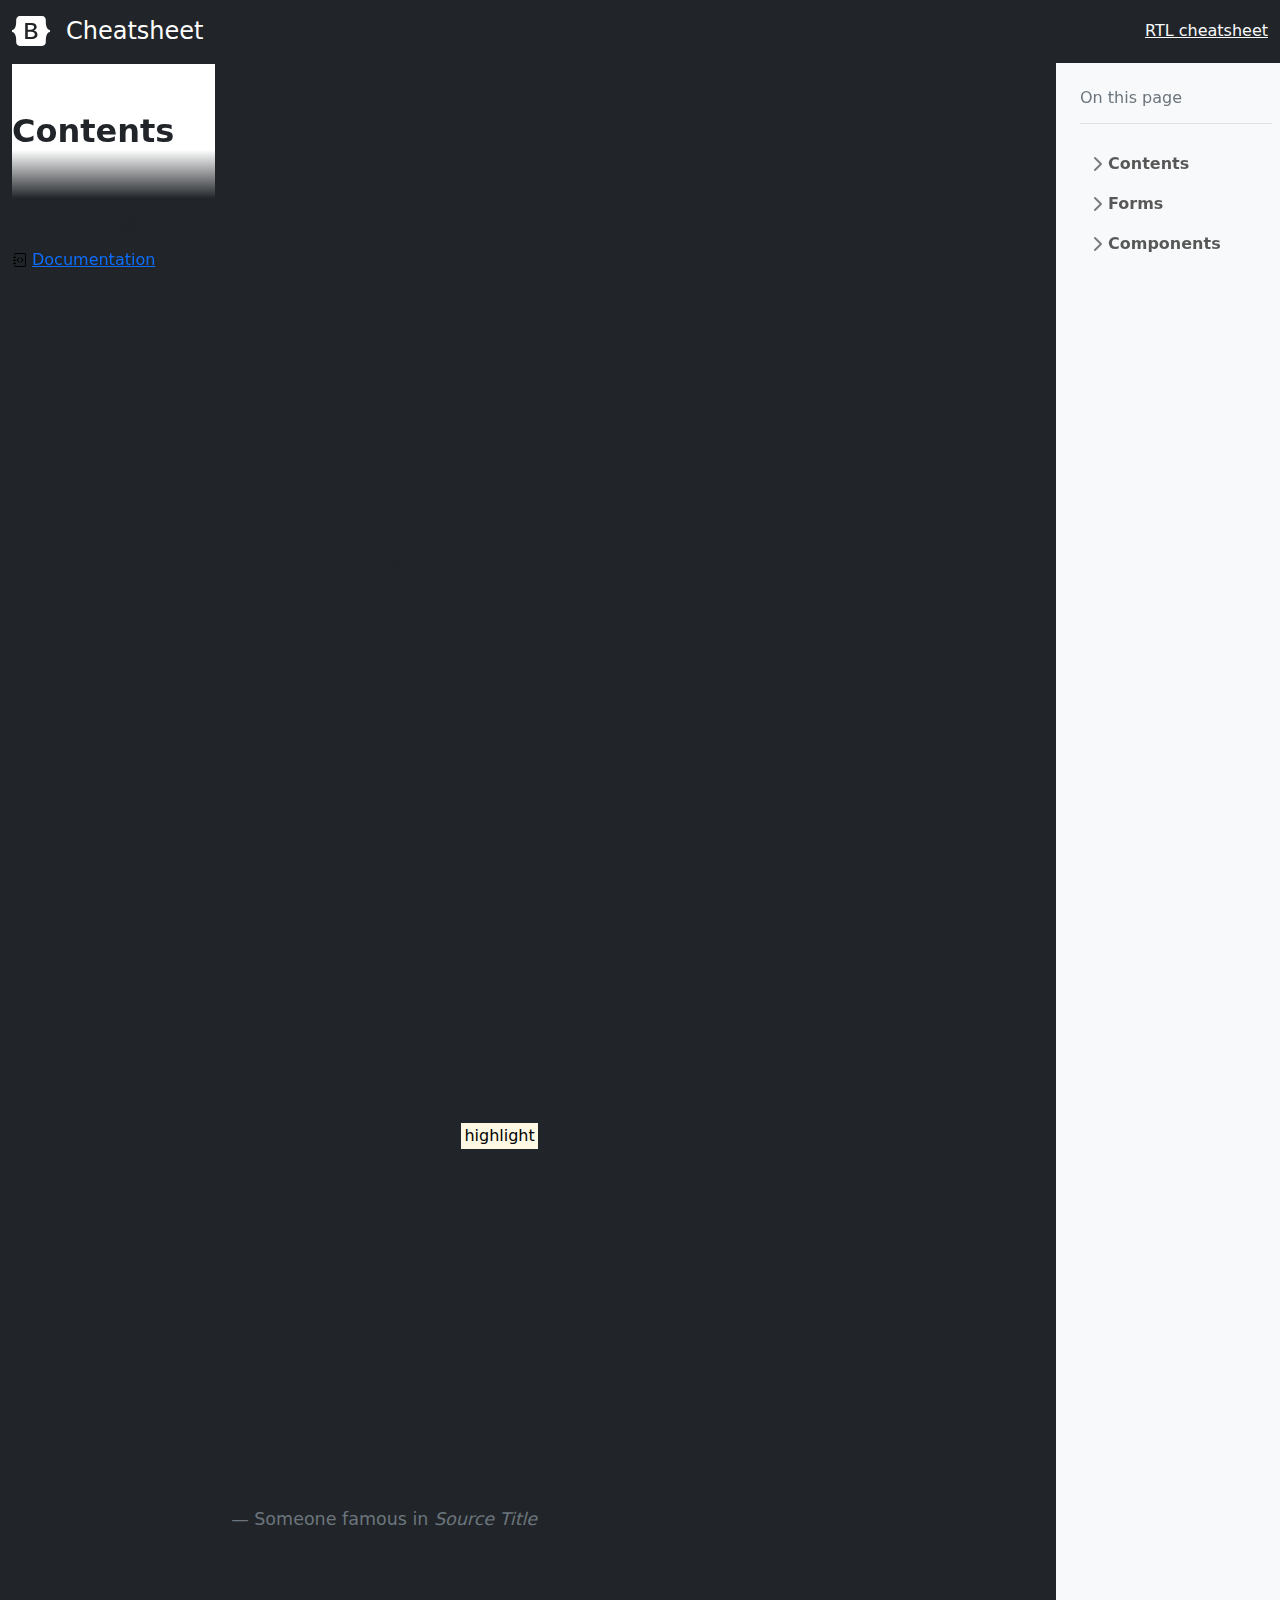
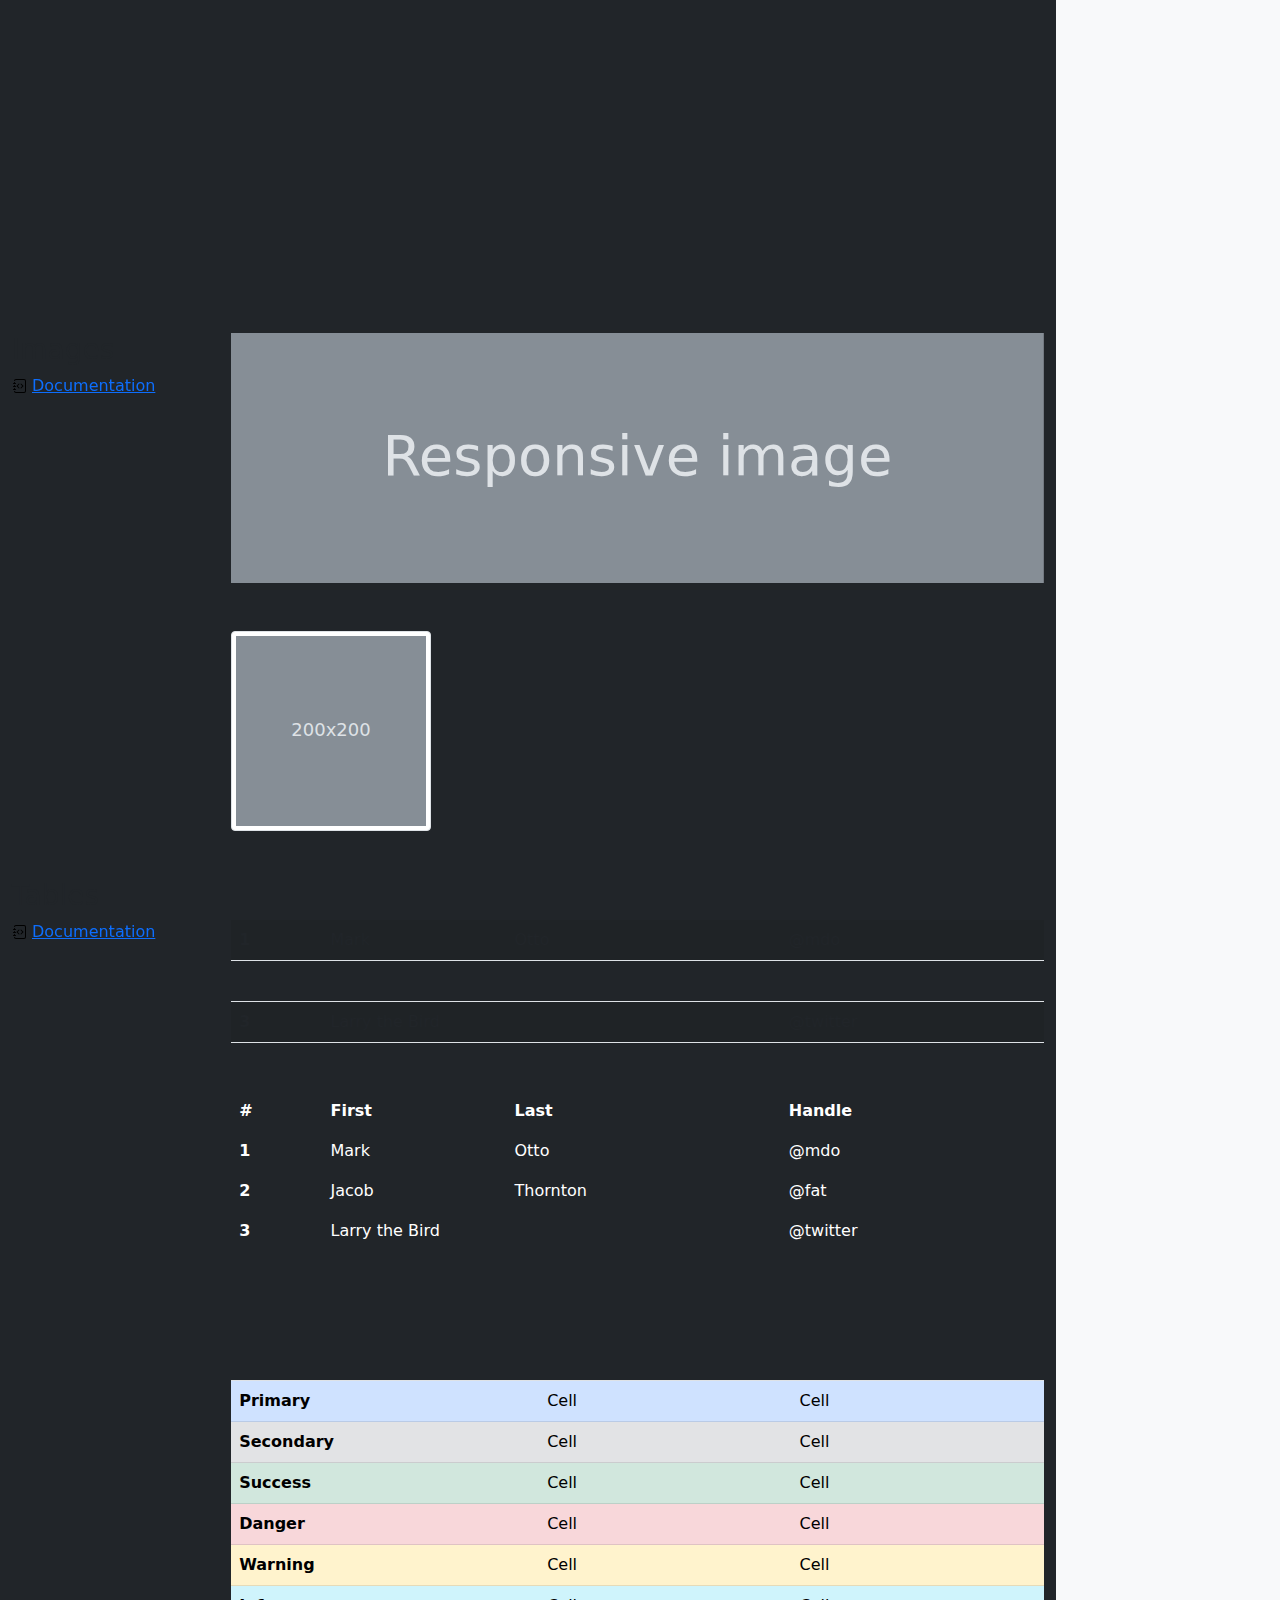
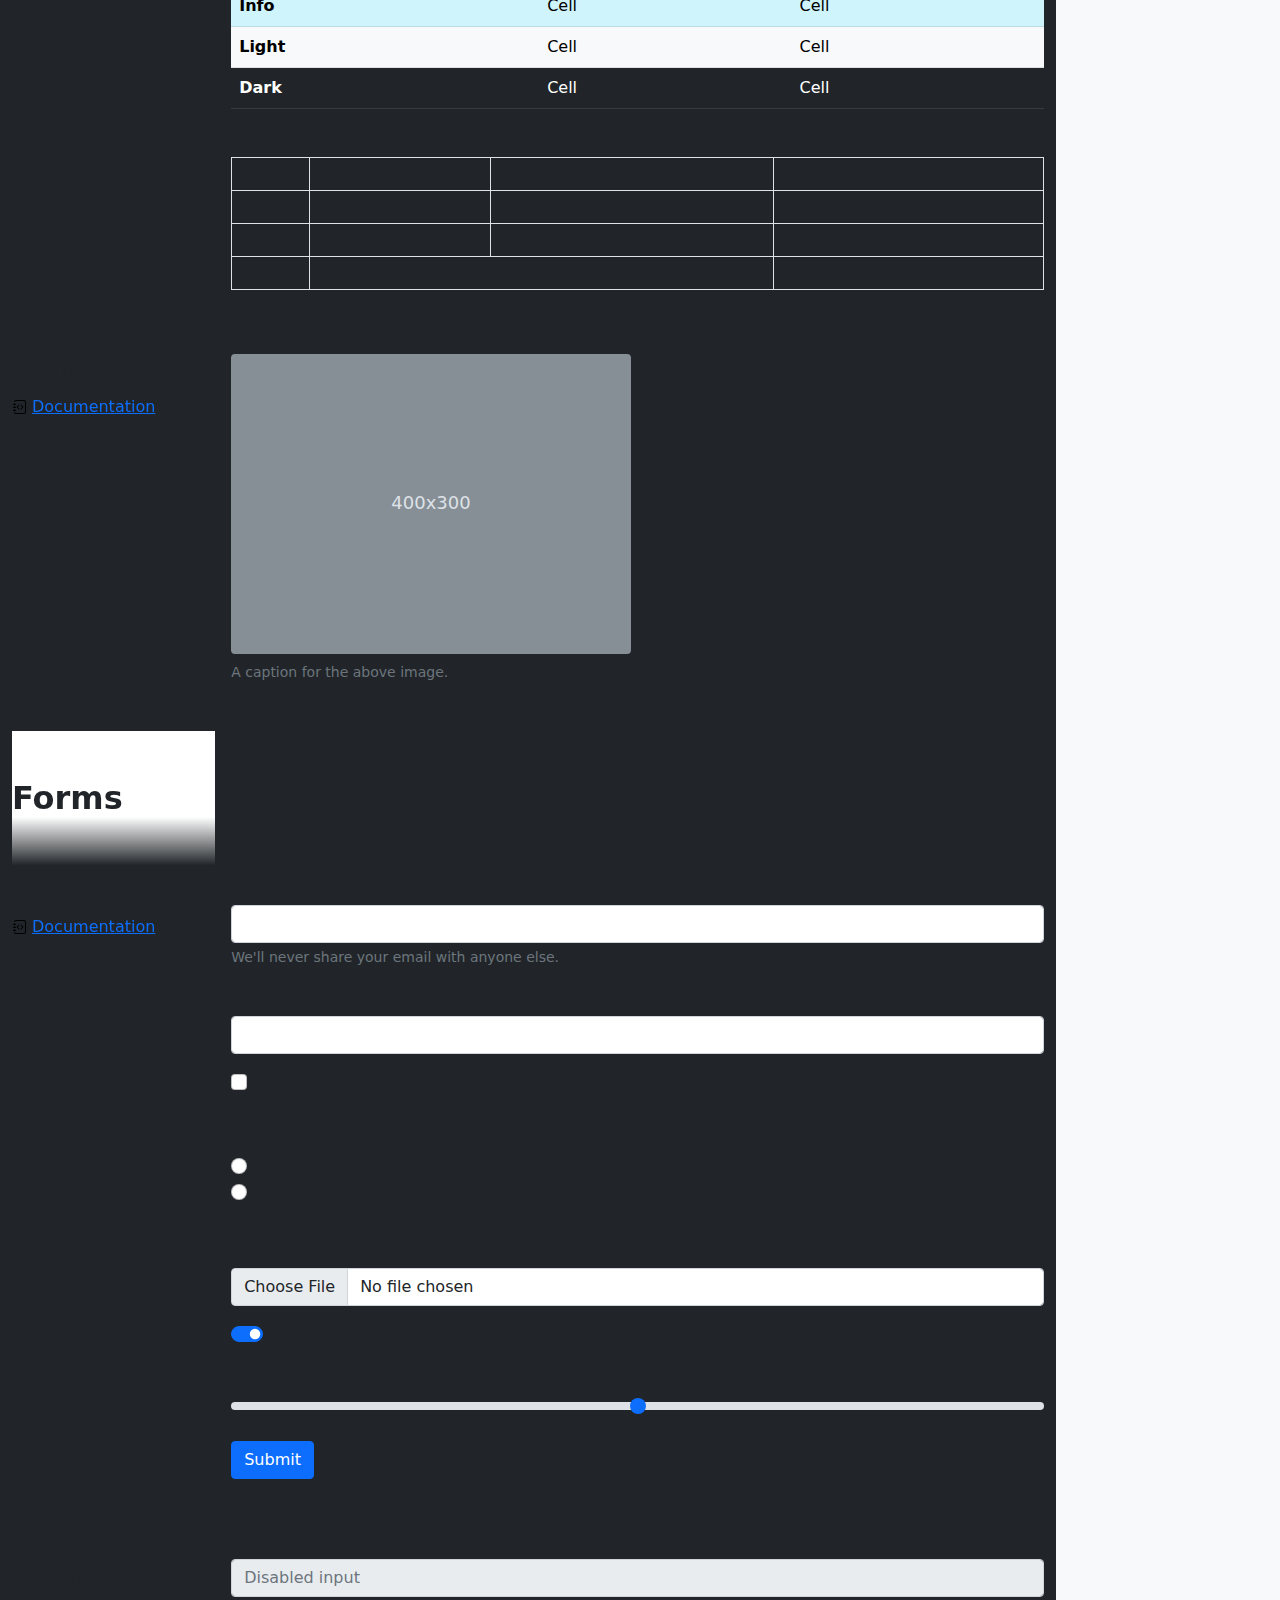
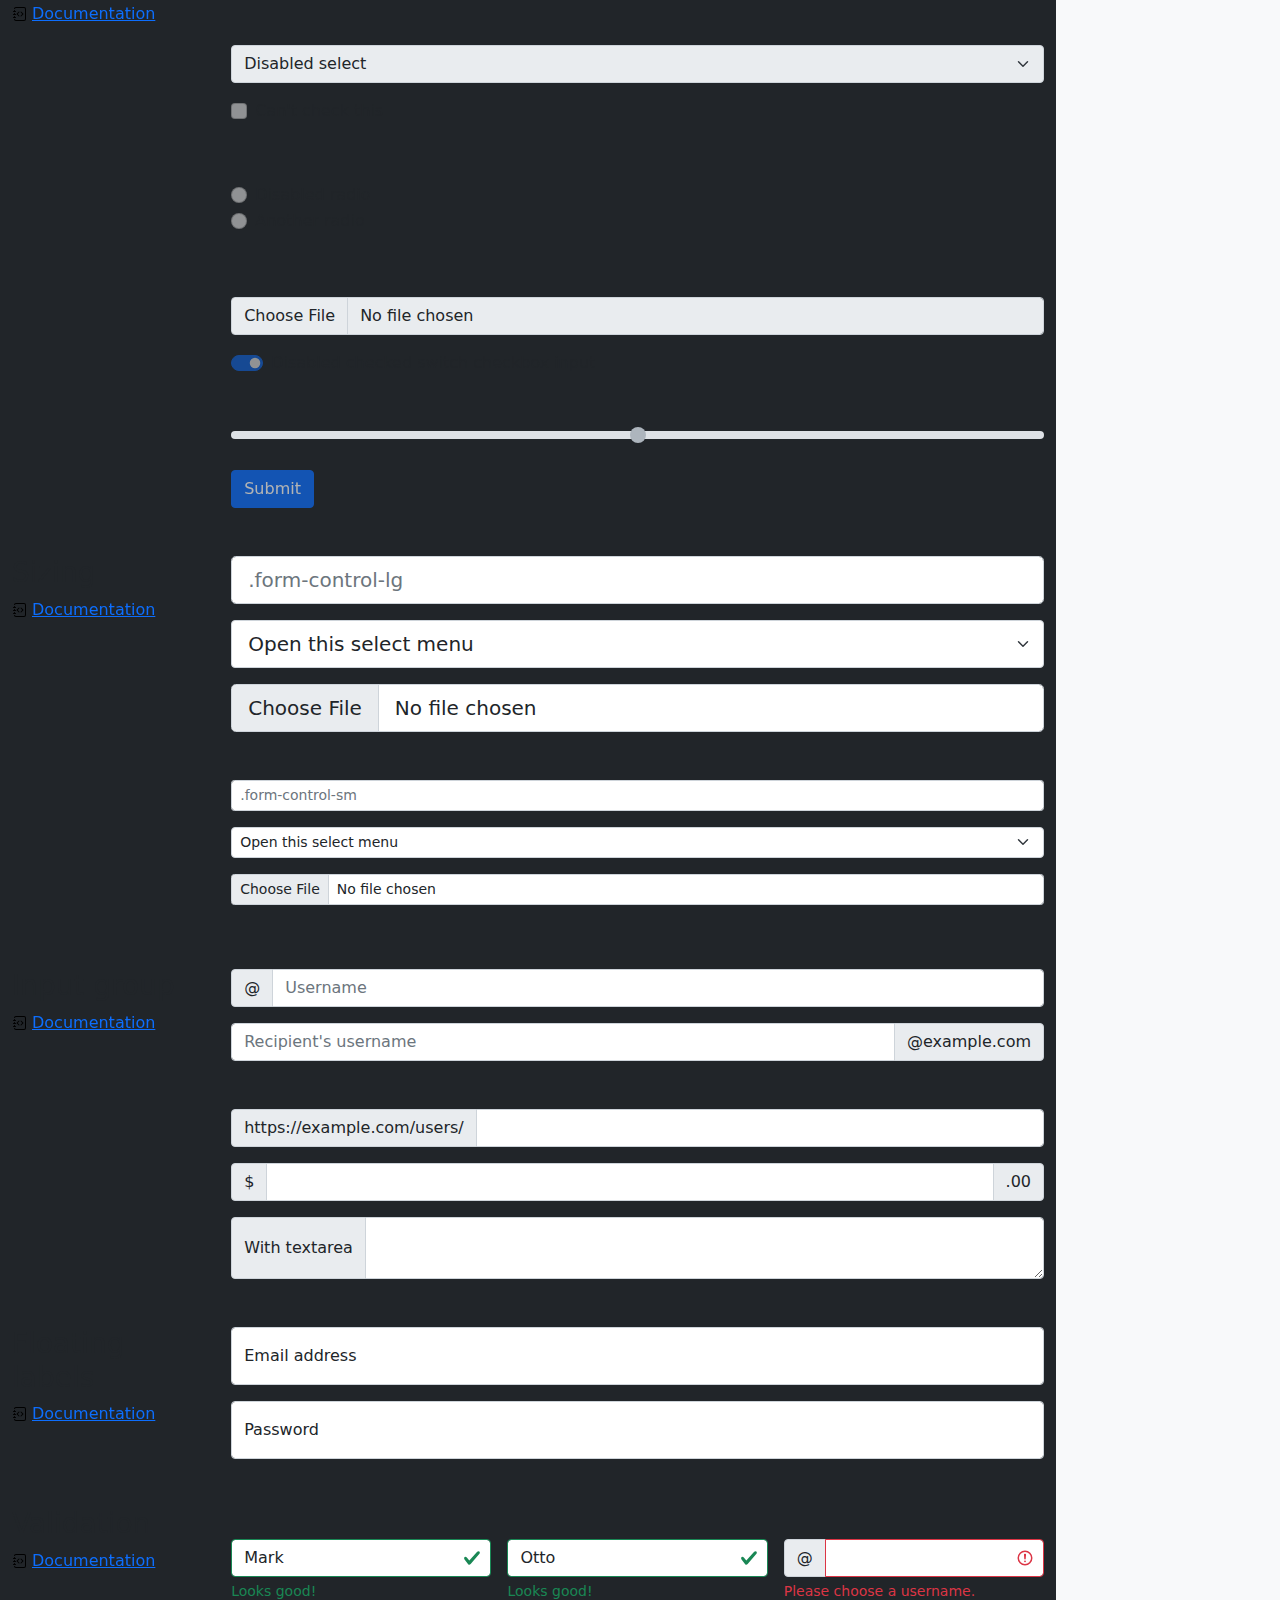
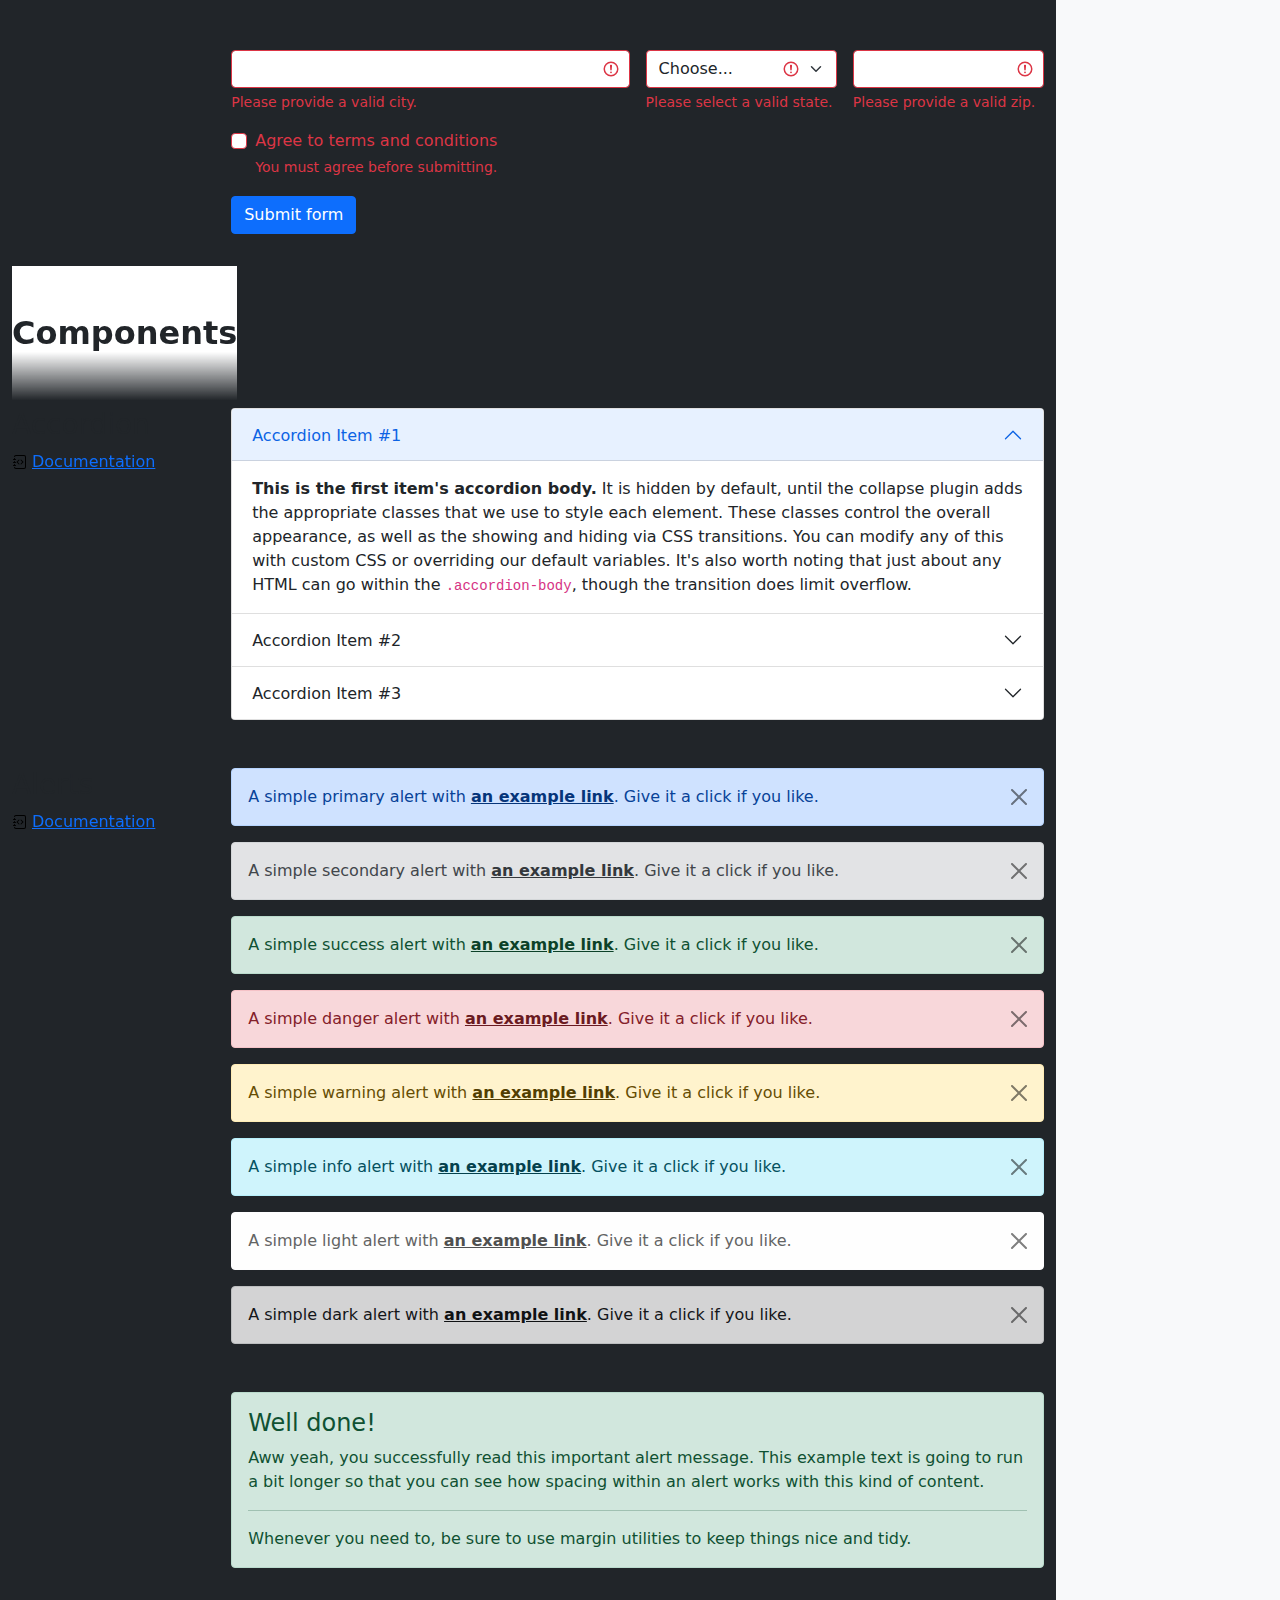
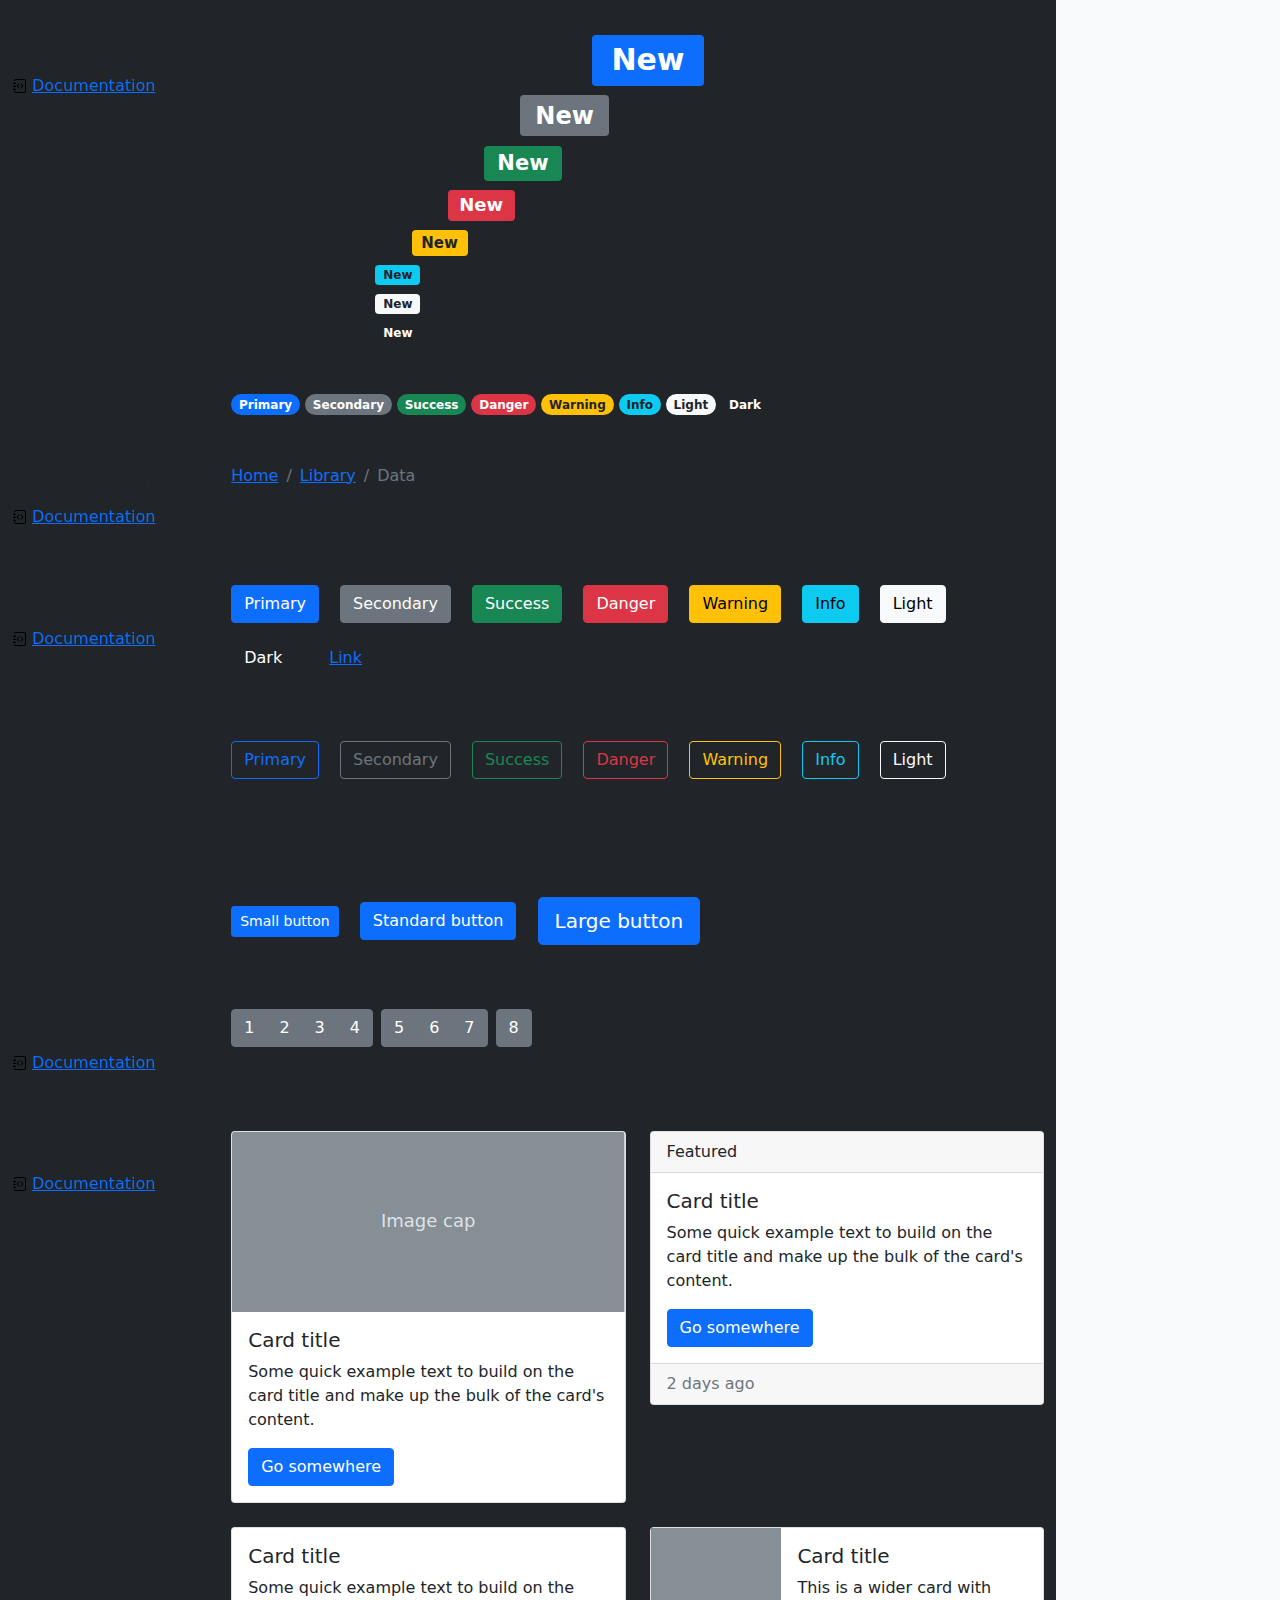
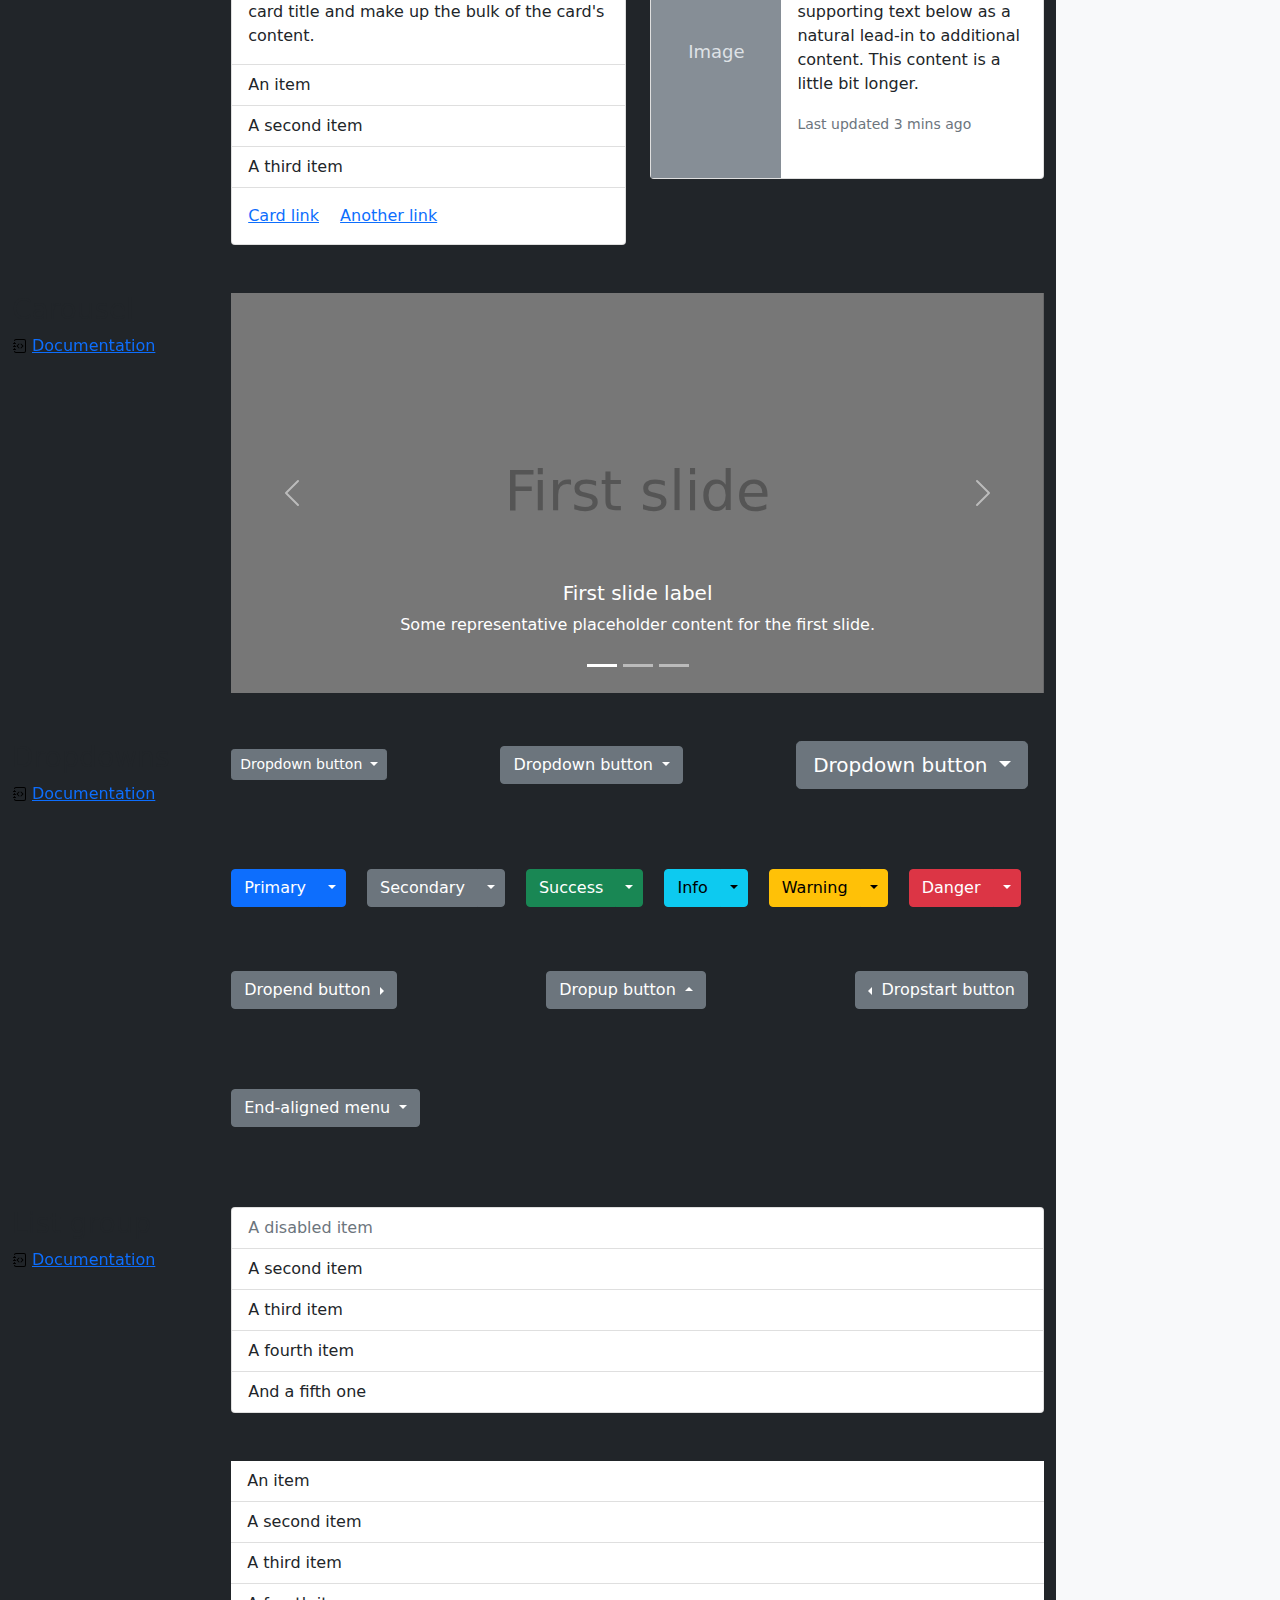
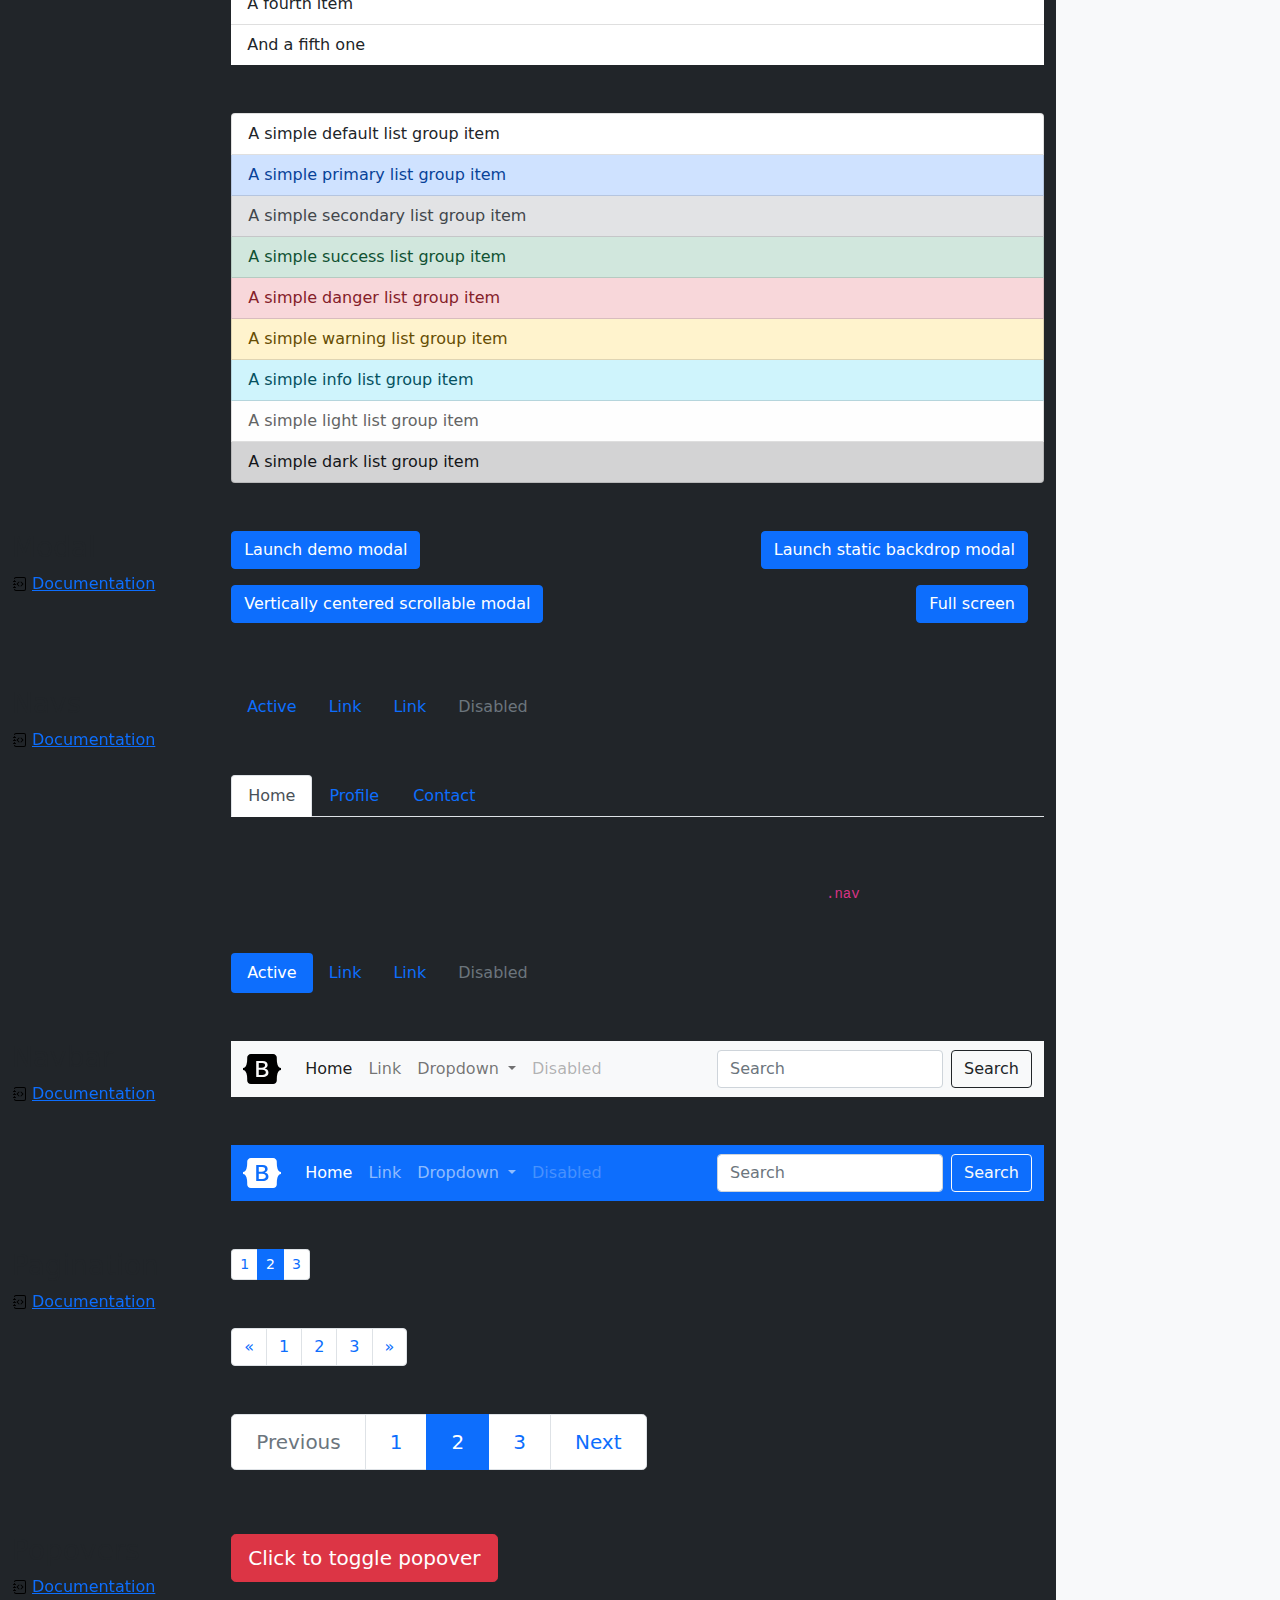
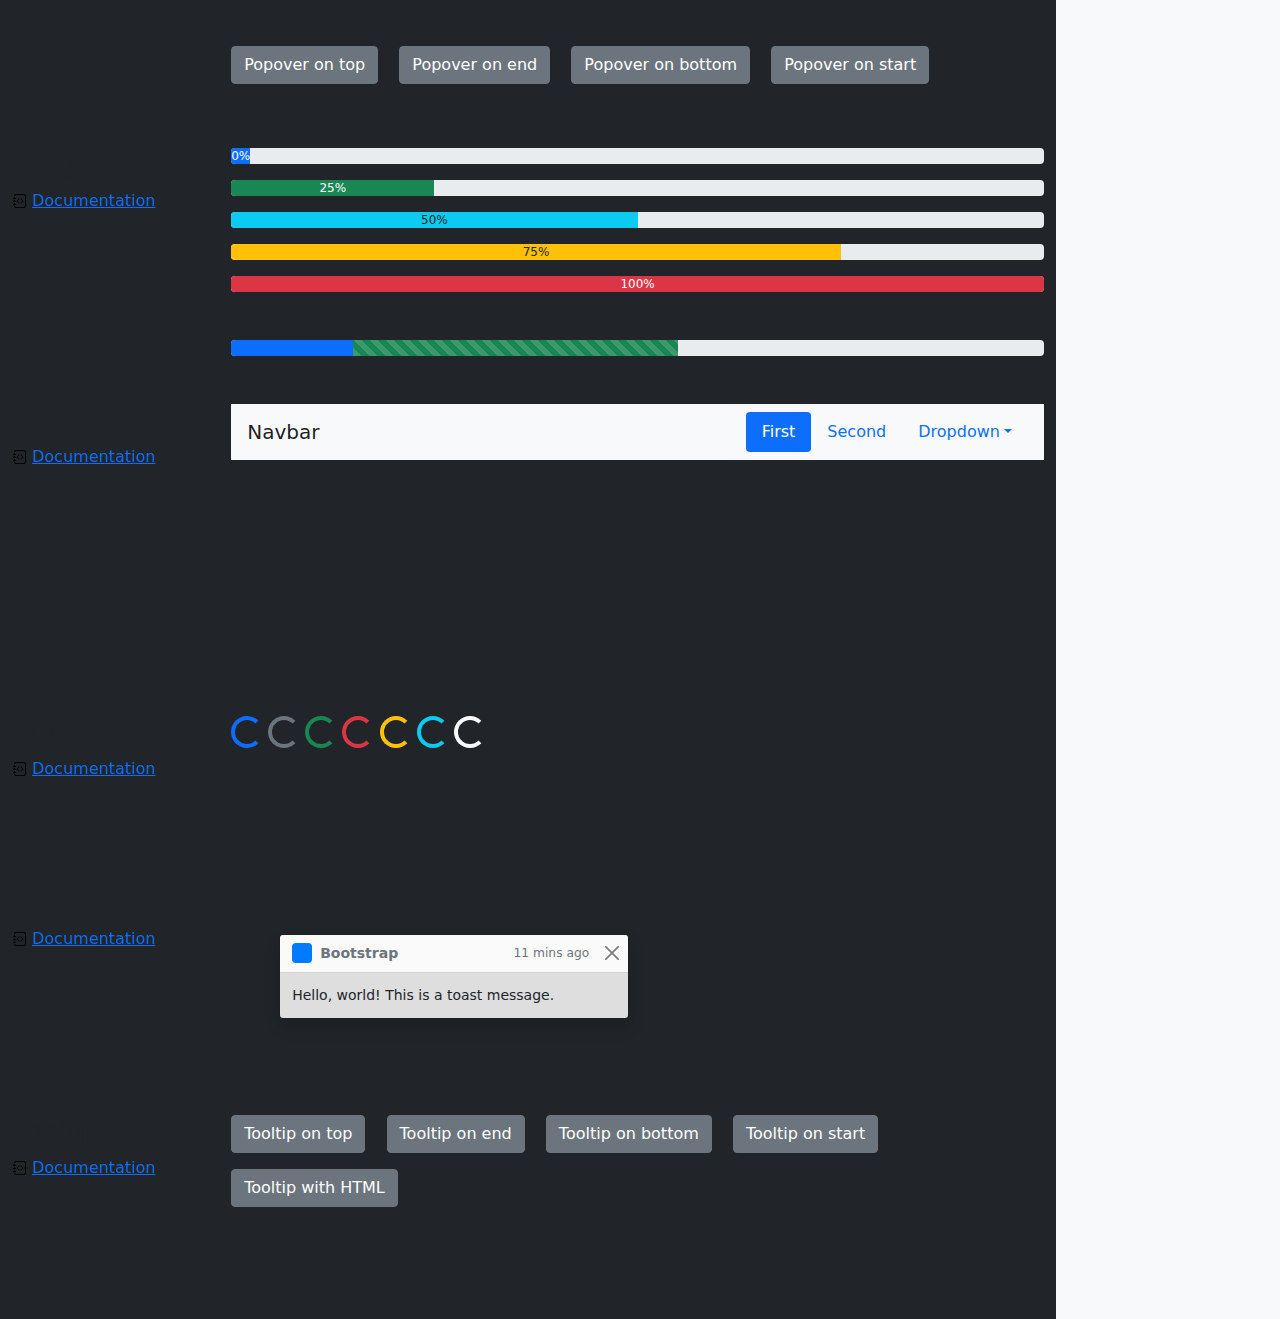
<file: Bootstrap/bootstrap-5.1.0-examples/cheatsheet/index.html>
<!doctype html>
<html lang="en">
  <head>
    <meta charset="utf-8">
    <meta name="viewport" content="width=device-width, initial-scale=1">
    <meta name="description" content="">
    <meta name="author" content="Mark Otto, Jacob Thornton, and Bootstrap contributors">
    <meta name="generator" content="Hugo 0.87.0">
    <title>Cheatsheet · Bootstrap v5.1</title>

    <link rel="canonical" href="https://getbootstrap.com/docs/5.1/examples/cheatsheet/">

    

    <!-- Bootstrap core CSS -->
<link href="../assets/dist/css/bootstrap.min.css" rel="stylesheet">

    <style>
      .bd-placeholder-img {
        font-size: 1.125rem;
        text-anchor: middle;
        -webkit-user-select: none;
        -moz-user-select: none;
        user-select: none;
      }

      @media (min-width: 768px) {
        .bd-placeholder-img-lg {
          font-size: 3.5rem;
        }
      }
    </style>

    
    <!-- Custom styles for this template -->
    <link href="cheatsheet.css" rel="stylesheet">
  </head>
  <body class="bg-light">
    
<header class="bd-header bg-dark py-3 d-flex align-items-stretch border-bottom border-dark">
  <div class="container-fluid d-flex align-items-center">
    <h1 class="d-flex align-items-center fs-4 text-white mb-0">
      <img src="../assets/brand/bootstrap-logo-white.svg" width="38" height="30" class="me-3" alt="Bootstrap">
      Cheatsheet
    </h1>
    <a href="../examples/cheatsheet-rtl/" class="ms-auto link-light" hreflang="ar">RTL cheatsheet</a>
  </div>
</header>
<aside class="bd-aside sticky-xl-top text-muted align-self-start mb-3 mb-xl-5 px-2">
  <h2 class="h6 pt-4 pb-3 mb-4 border-bottom">On this page</h2>
  <nav class="small" id="toc">
    <ul class="list-unstyled">
      <li class="my-2">
        <button class="btn d-inline-flex align-items-center collapsed" data-bs-toggle="collapse" aria-expanded="false" data-bs-target="#contents-collapse" aria-controls="contents-collapse">Contents</button>
        <ul class="list-unstyled ps-3 collapse" id="contents-collapse">
          <li><a class="d-inline-flex align-items-center rounded" href="#typography">Typography</a></li>
          <li><a class="d-inline-flex align-items-center rounded" href="#images">Images</a></li>
          <li><a class="d-inline-flex align-items-center rounded" href="#tables">Tables</a></li>
          <li><a class="d-inline-flex align-items-center rounded" href="#figures">Figures</a></li>
        </ul>
      </li>
      <li class="my-2">
        <button class="btn d-inline-flex align-items-center collapsed" data-bs-toggle="collapse" aria-expanded="false" data-bs-target="#forms-collapse" aria-controls="forms-collapse">Forms</button>
        <ul class="list-unstyled ps-3 collapse" id="forms-collapse">
          <li><a class="d-inline-flex align-items-center rounded" href="#overview">Overview</a></li>
          <li><a class="d-inline-flex align-items-center rounded" href="#disabled-forms">Disabled forms</a></li>
          <li><a class="d-inline-flex align-items-center rounded" href="#sizing">Sizing</a></li>
          <li><a class="d-inline-flex align-items-center rounded" href="#input-group">Input group</a></li>
          <li><a class="d-inline-flex align-items-center rounded" href="#floating-labels">Floating labels</a></li>
          <li><a class="d-inline-flex align-items-center rounded" href="#validation">Validation</a></li>
        </ul>
      </li>
      <li class="my-2">
        <button class="btn d-inline-flex align-items-center collapsed" data-bs-toggle="collapse" aria-expanded="false" data-bs-target="#components-collapse" aria-controls="components-collapse">Components</button>
        <ul class="list-unstyled ps-3 collapse" id="components-collapse">
          <li><a class="d-inline-flex align-items-center rounded" href="#accordion">Accordion</a></li>
          <li><a class="d-inline-flex align-items-center rounded" href="#alerts">Alerts</a></li>
          <li><a class="d-inline-flex align-items-center rounded" href="#badge">Badge</a></li>
          <li><a class="d-inline-flex align-items-center rounded" href="#breadcrumb">Breadcrumb</a></li>
          <li><a class="d-inline-flex align-items-center rounded" href="#buttons">Buttons</a></li>
          <li><a class="d-inline-flex align-items-center rounded" href="#button-group">Button group</a></li>
          <li><a class="d-inline-flex align-items-center rounded" href="#card">Card</a></li>
          <li><a class="d-inline-flex align-items-center rounded" href="#carousel">Carousel</a></li>
          <li><a class="d-inline-flex align-items-center rounded" href="#dropdowns">Dropdowns</a></li>
          <li><a class="d-inline-flex align-items-center rounded" href="#list-group">List group</a></li>
          <li><a class="d-inline-flex align-items-center rounded" href="#modal">Modal</a></li>
          <li><a class="d-inline-flex align-items-center rounded" href="#navs">Navs</a></li>
          <li><a class="d-inline-flex align-items-center rounded" href="#navbar">Navbar</a></li>
          <li><a class="d-inline-flex align-items-center rounded" href="#pagination">Pagination</a></li>
          <li><a class="d-inline-flex align-items-center rounded" href="#popovers">Popovers</a></li>
          <li><a class="d-inline-flex align-items-center rounded" href="#progress">Progress</a></li>
          <li><a class="d-inline-flex align-items-center rounded" href="#scrollspy">Scrollspy</a></li>
          <li><a class="d-inline-flex align-items-center rounded" href="#spinners">Spinners</a></li>
          <li><a class="d-inline-flex align-items-center rounded" href="#toasts">Toasts</a></li>
          <li><a class="d-inline-flex align-items-center rounded" href="#tooltips">Tooltips</a></li>
        </ul>
      </li>
    </ul>
  </nav>
</aside>
<div class="bd-cheatsheet container-fluid bg-body">
  <section id="content">
    <h2 class="sticky-xl-top fw-bold pt-3 pt-xl-5 pb-2 pb-xl-3">Contents</h2>

    <article class="my-3" id="typography">
      <div class="bd-heading sticky-xl-top align-self-start mt-5 mb-3 mt-xl-0 mb-xl-2">
        <h3>Typography</h3>
        <a class="d-flex align-items-center" href="../content/typography/">Documentation</a>
      </div>

      <div>
        <div class="bd-example">
        <p class="display-1">Display 1</p>
        <p class="display-2">Display 2</p>
        <p class="display-3">Display 3</p>
        <p class="display-4">Display 4</p>
        <p class="display-5">Display 5</p>
        <p class="display-6">Display 6</p>
        </div>

        <div class="bd-example">
        <p class="h1">Heading 1</p>
        <p class="h2">Heading 2</p>
        <p class="h3">Heading 3</p>
        <p class="h4">Heading 4</p>
        <p class="h5">Heading 5</p>
        <p class="h6">Heading 6</p>
        </div>

        <div class="bd-example">
        <p class="lead">
          This is a lead paragraph. It stands out from regular paragraphs.
        </p>
        </div>

        <div class="bd-example">
        <p>You can use the mark tag to <mark>highlight</mark> text.</p>
        <p><del>This line of text is meant to be treated as deleted text.</del></p>
        <p><s>This line of text is meant to be treated as no longer accurate.</s></p>
        <p><ins>This line of text is meant to be treated as an addition to the document.</ins></p>
        <p><u>This line of text will render as underlined.</u></p>
        <p><small>This line of text is meant to be treated as fine print.</small></p>
        <p><strong>This line rendered as bold text.</strong></p>
        <p><em>This line rendered as italicized text.</em></p>
        </div>

        <div class="bd-example">
        <blockquote class="blockquote">
          <p>A well-known quote, contained in a blockquote element.</p>
          <footer class="blockquote-footer">Someone famous in <cite title="Source Title">Source Title</cite></footer>
        </blockquote>
        </div>

        <div class="bd-example">
        <ul class="list-unstyled">
          <li>This is a list.</li>
          <li>It appears completely unstyled.</li>
          <li>Structurally, it's still a list.</li>
          <li>However, this style only applies to immediate child elements.</li>
          <li>Nested lists:
            <ul>
              <li>are unaffected by this style</li>
              <li>will still show a bullet</li>
              <li>and have appropriate left margin</li>
            </ul>
          </li>
          <li>This may still come in handy in some situations.</li>
        </ul>
        </div>

        <div class="bd-example">
        <ul class="list-inline">
          <li class="list-inline-item">This is a list item.</li>
          <li class="list-inline-item">And another one.</li>
          <li class="list-inline-item">But they're displayed inline.</li>
        </ul>
        </div>
      </div>
    </article>
    <article class="my-3" id="images">
      <div class="bd-heading sticky-xl-top align-self-start mt-5 mb-3 mt-xl-0 mb-xl-2">
        <h3>Images</h3>
        <a class="d-flex align-items-center" href="../content/images/">Documentation</a>
      </div>

      <div>
        <div class="bd-example">
        <svg class="bd-placeholder-img bd-placeholder-img-lg img-fluid" width="100%" height="250" xmlns="http://www.w3.org/2000/svg" role="img" aria-label="Placeholder: Responsive image" preserveAspectRatio="xMidYMid slice" focusable="false"><title>Placeholder</title><rect width="100%" height="100%" fill="#868e96"/><text x="50%" y="50%" fill="#dee2e6" dy=".3em">Responsive image</text></svg>

        </div>

        <div class="bd-example">
        <svg class="bd-placeholder-img img-thumbnail" width="200" height="200" xmlns="http://www.w3.org/2000/svg" role="img" aria-label="A generic square placeholder image with a white border around it, making it resemble a photograph taken with an old instant camera: 200x200" preserveAspectRatio="xMidYMid slice" focusable="false"><title>A generic square placeholder image with a white border around it, making it resemble a photograph taken with an old instant camera</title><rect width="100%" height="100%" fill="#868e96"/><text x="50%" y="50%" fill="#dee2e6" dy=".3em">200x200</text></svg>

        </div>
      </div>
    </article>
    <article class="my-3" id="tables">
      <div class="bd-heading sticky-xl-top align-self-start mt-5 mb-3 mt-xl-0 mb-xl-2">
        <h3>Tables</h3>
        <a class="d-flex align-items-center" href="../content/tables/">Documentation</a>
      </div>

      <div>
        <div class="bd-example">
        <table class="table table-striped">
          <thead>
          <tr>
            <th scope="col">#</th>
            <th scope="col">First</th>
            <th scope="col">Last</th>
            <th scope="col">Handle</th>
          </tr>
          </thead>
          <tbody>
          <tr>
            <th scope="row">1</th>
            <td>Mark</td>
            <td>Otto</td>
            <td>@mdo</td>
          </tr>
          <tr>
            <th scope="row">2</th>
            <td>Jacob</td>
            <td>Thornton</td>
            <td>@fat</td>
          </tr>
          <tr>
            <th scope="row">3</th>
            <td colspan="2">Larry the Bird</td>
            <td>@twitter</td>
          </tr>
          </tbody>
        </table>
        </div>

        <div class="bd-example">
        <table class="table table-dark table-borderless">
          <thead>
          <tr>
            <th scope="col">#</th>
            <th scope="col">First</th>
            <th scope="col">Last</th>
            <th scope="col">Handle</th>
          </tr>
          </thead>
          <tbody>
          <tr>
            <th scope="row">1</th>
            <td>Mark</td>
            <td>Otto</td>
            <td>@mdo</td>
          </tr>
          <tr>
            <th scope="row">2</th>
            <td>Jacob</td>
            <td>Thornton</td>
            <td>@fat</td>
          </tr>
          <tr>
            <th scope="row">3</th>
            <td colspan="2">Larry the Bird</td>
            <td>@twitter</td>
          </tr>
          </tbody>
        </table>
        </div>

        <div class="bd-example">
        <table class="table table-hover">
          <thead>
          <tr>
            <th scope="col">Class</th>
            <th scope="col">Heading</th>
            <th scope="col">Heading</th>
          </tr>
          </thead>
          <tbody>
          <tr>
            <th scope="row">Default</th>
            <td>Cell</td>
            <td>Cell</td>
          </tr>
          
          <tr class="table-primary">
            <th scope="row">Primary</th>
            <td>Cell</td>
            <td>Cell</td>
          </tr>
          <tr class="table-secondary">
            <th scope="row">Secondary</th>
            <td>Cell</td>
            <td>Cell</td>
          </tr>
          <tr class="table-success">
            <th scope="row">Success</th>
            <td>Cell</td>
            <td>Cell</td>
          </tr>
          <tr class="table-danger">
            <th scope="row">Danger</th>
            <td>Cell</td>
            <td>Cell</td>
          </tr>
          <tr class="table-warning">
            <th scope="row">Warning</th>
            <td>Cell</td>
            <td>Cell</td>
          </tr>
          <tr class="table-info">
            <th scope="row">Info</th>
            <td>Cell</td>
            <td>Cell</td>
          </tr>
          <tr class="table-light">
            <th scope="row">Light</th>
            <td>Cell</td>
            <td>Cell</td>
          </tr>
          <tr class="table-dark">
            <th scope="row">Dark</th>
            <td>Cell</td>
            <td>Cell</td>
          </tr>
          </tbody>
        </table>
        </div>

        <div class="bd-example">
        <table class="table table-sm table-bordered">
          <thead>
          <tr>
            <th scope="col">#</th>
            <th scope="col">First</th>
            <th scope="col">Last</th>
            <th scope="col">Handle</th>
          </tr>
          </thead>
          <tbody>
          <tr>
            <th scope="row">1</th>
            <td>Mark</td>
            <td>Otto</td>
            <td>@mdo</td>
          </tr>
          <tr>
            <th scope="row">2</th>
            <td>Jacob</td>
            <td>Thornton</td>
            <td>@fat</td>
          </tr>
          <tr>
            <th scope="row">3</th>
            <td colspan="2">Larry the Bird</td>
            <td>@twitter</td>
          </tr>
          </tbody>
        </table>
        </div>
      </div>
    </article>
    <article class="my-3" id="figures">
      <div class="bd-heading sticky-xl-top align-self-start mt-5 mb-3 mt-xl-0 mb-xl-2">
        <h3>Figures</h3>
        <a class="d-flex align-items-center" href="../content/figures/">Documentation</a>
      </div>

      <div>
        <div class="bd-example">
        <figure class="figure">
          <svg class="bd-placeholder-img figure-img img-fluid rounded" width="400" height="300" xmlns="http://www.w3.org/2000/svg" role="img" aria-label="Placeholder: 400x300" preserveAspectRatio="xMidYMid slice" focusable="false"><title>Placeholder</title><rect width="100%" height="100%" fill="#868e96"/><text x="50%" y="50%" fill="#dee2e6" dy=".3em">400x300</text></svg>

          <figcaption class="figure-caption">A caption for the above image.</figcaption>
        </figure>
        </div>
      </div>
    </article>
  </section>

  <section id="forms">
    <h2 class="sticky-xl-top fw-bold pt-3 pt-xl-5 pb-2 pb-xl-3">Forms</h2>

    <article class="my-3" id="overview">
      <div class="bd-heading sticky-xl-top align-self-start mt-5 mb-3 mt-xl-0 mb-xl-2">
        <h3>Overview</h3>
        <a class="d-flex align-items-center" href="../forms/overview/">Documentation</a>
      </div>

      <div>
        <div class="bd-example">
        <form>
          <div class="mb-3">
            <label for="exampleInputEmail1" class="form-label">Email address</label>
            <input type="email" class="form-control" id="exampleInputEmail1" aria-describedby="emailHelp">
            <div id="emailHelp" class="form-text">We'll never share your email with anyone else.</div>
          </div>
          <div class="mb-3">
            <label for="exampleInputPassword1" class="form-label">Password</label>
            <input type="password" class="form-control" id="exampleInputPassword1">
          </div>
          <div class="mb-3 form-check">
            <input type="checkbox" class="form-check-input" id="exampleCheck1">
            <label class="form-check-label" for="exampleCheck1">Check me out</label>
          </div>
          <fieldset class="mb-3">
            <legend>Radios buttons</legend>
            <div class="form-check">
              <input type="radio" name="radios" class="form-check-input" id="exampleRadio1">
              <label class="form-check-label" for="exampleRadio1">Default radio</label>
            </div>
            <div class="mb-3 form-check">
              <input type="radio" name="radios" class="form-check-input" id="exampleRadio2">
              <label class="form-check-label" for="exampleRadio2">Another radio</label>
            </div>
          </fieldset>
          <div class="mb-3">
            <label class="form-label" for="customFile">Upload</label>
            <input type="file" class="form-control" id="customFile">
          </div>
          <div class="mb-3 form-check form-switch">
            <input class="form-check-input" type="checkbox" id="flexSwitchCheckChecked" checked>
            <label class="form-check-label" for="flexSwitchCheckChecked">Checked switch checkbox input</label>
          </div>
          <div class="mb-3">
            <label for="customRange3" class="form-label">Example range</label>
            <input type="range" class="form-range" min="0" max="5" step="0.5" id="customRange3">
          </div>
          <button type="submit" class="btn btn-primary">Submit</button>
        </form>
        </div>
      </div>
    </article>
    <article class="my-3" id="disabled-forms">
      <div class="bd-heading sticky-xl-top align-self-start mt-5 mb-3 mt-xl-0 mb-xl-2">
        <h3>Disabled forms</h3>
        <a class="d-flex align-items-center" href="../forms/overview/#disabled-forms">Documentation</a>
      </div>

      <div>
        <div class="bd-example">
        <form>
          <fieldset disabled aria-label="Disabled fieldset example">
            <div class="mb-3">
              <label for="disabledTextInput" class="form-label">Disabled input</label>
              <input type="text" id="disabledTextInput" class="form-control" placeholder="Disabled input">
            </div>
            <div class="mb-3">
              <label for="disabledSelect" class="form-label">Disabled select menu</label>
              <select id="disabledSelect" class="form-select">
                <option>Disabled select</option>
              </select>
            </div>
            <div class="mb-3">
              <div class="form-check">
                <input class="form-check-input" type="checkbox" id="disabledFieldsetCheck" disabled>
                <label class="form-check-label" for="disabledFieldsetCheck">
                  Can't check this
                </label>
              </div>
            </div>
            <fieldset class="mb-3">
              <legend>Disabled radios buttons</legend>
              <div class="form-check">
                <input type="radio" name="radios" class="form-check-input" id="disabledRadio1" disabled>
                <label class="form-check-label" for="disabledRadio1">Disabled radio</label>
              </div>
              <div class="mb-3 form-check">
                <input type="radio" name="radios" class="form-check-input" id="disabledRadio2" disabled>
                <label class="form-check-label" for="disabledRadio2">Another radio</label>
              </div>
            </fieldset>
            <div class="mb-3">
              <label class="form-label" for="disabledCustomFile">Upload</label>
              <input type="file" class="form-control" id="disabledCustomFile" disabled>
            </div>
            <div class="mb-3 form-check form-switch">
              <input class="form-check-input" type="checkbox" id="disabledSwitchCheckChecked" checked disabled>
              <label class="form-check-label" for="disabledSwitchCheckChecked">Disabled checked switch checkbox input</label>
            </div>
            <div class="mb-3">
              <label for="disabledRange" class="form-label">Disabled range</label>
              <input type="range" class="form-range" min="0" max="5" step="0.5" id="disabledRange">
            </div>
            <button type="submit" class="btn btn-primary">Submit</button>
          </fieldset>
        </form>
        </div>
      </div>
    </article>
    <article class="my-3" id="sizing">
      <div class="bd-heading sticky-xl-top align-self-start mt-5 mb-3 mt-xl-0 mb-xl-2">
        <h3>Sizing</h3>
        <a class="d-flex align-items-center" href="../forms/form-control/#sizing">Documentation</a>
      </div>

      <div>
        <div class="bd-example">
        <div class="mb-3">
          <input class="form-control form-control-lg" type="text" placeholder=".form-control-lg" aria-label=".form-control-lg example">
        </div>
        <div class="mb-3">
          <select class="form-select form-select-lg mb-3" aria-label=".form-select-lg example">
            <option selected>Open this select menu</option>
            <option value="1">One</option>
            <option value="2">Two</option>
            <option value="3">Three</option>
          </select>
        </div>
        <div class="mb-3">
          <input type="file" class="form-control form-control-lg" aria-label="Large file input example">
        </div>
        </div>

        <div class="bd-example">
        <div class="mb-3">
          <input class="form-control form-control-sm" type="text" placeholder=".form-control-sm" aria-label=".form-control-sm example">
        </div>
        <div class="mb-3">
          <select class="form-select form-select-sm" aria-label=".form-select-sm example">
            <option selected>Open this select menu</option>
            <option value="1">One</option>
            <option value="2">Two</option>
            <option value="3">Three</option>
          </select>
        </div>
        <div class="mb-3">
          <input type="file" class="form-control form-control-sm" aria-label="Small file input example">
        </div>
        </div>
      </div>
    </article>
    <article class="my-3" id="input-group">
      <div class="bd-heading sticky-xl-top align-self-start mt-5 mb-3 mt-xl-0 mb-xl-2">
        <h3>Input group</h3>
        <a class="d-flex align-items-center" href="../forms/input-group/">Documentation</a>
      </div>

      <div>
        <div class="bd-example">
        <div class="input-group mb-3">
          <span class="input-group-text" id="basic-addon1">@</span>
          <input type="text" class="form-control" placeholder="Username" aria-label="Username" aria-describedby="basic-addon1">
        </div>
        <div class="input-group mb-3">
          <input type="text" class="form-control" placeholder="Recipient's username" aria-label="Recipient's username" aria-describedby="basic-addon2">
          <span class="input-group-text" id="basic-addon2">@example.com</span>
        </div>
        <label for="basic-url" class="form-label">Your vanity URL</label>
        <div class="input-group mb-3">
          <span class="input-group-text" id="basic-addon3">https://example.com/users/</span>
          <input type="text" class="form-control" id="basic-url" aria-describedby="basic-addon3">
        </div>
        <div class="input-group mb-3">
          <span class="input-group-text">$</span>
          <input type="text" class="form-control" aria-label="Amount (to the nearest dollar)">
          <span class="input-group-text">.00</span>
        </div>
        <div class="input-group">
          <span class="input-group-text">With textarea</span>
          <textarea class="form-control" aria-label="With textarea"></textarea>
        </div>
        </div>
      </div>
    </article>
    <article class="my-3" id="floating-labels">
      <div class="bd-heading sticky-xl-top align-self-start mt-5 mb-3 mt-xl-0 mb-xl-2">
        <h3>Floating labels</h3>
        <a class="d-flex align-items-center" href="../forms/floating-labels/">Documentation</a>
      </div>

      <div>
        <div class="bd-example">
        <form>
          <div class="form-floating mb-3">
            <input type="email" class="form-control" id="floatingInput" placeholder="name@example.com">
            <label for="floatingInput">Email address</label>
          </div>
          <div class="form-floating">
            <input type="password" class="form-control" id="floatingPassword" placeholder="Password">
            <label for="floatingPassword">Password</label>
          </div>
        </form>
        </div>
      </div>
    </article>
    <article class="my-3" id="validation">
      <div class="bd-heading sticky-xl-top align-self-start mt-5 mb-3 mt-xl-0 mb-xl-2">
        <h3>Validation</h3>
        <a class="d-flex align-items-center" href="../forms/validation/">Documentation</a>
      </div>

      <div>
        <div class="bd-example">
        <form class="row g-3">
          <div class="col-md-4">
            <label for="validationServer01" class="form-label">First name</label>
            <input type="text" class="form-control is-valid" id="validationServer01" value="Mark" required>
            <div class="valid-feedback">
              Looks good!
            </div>
          </div>
          <div class="col-md-4">
            <label for="validationServer02" class="form-label">Last name</label>
            <input type="text" class="form-control is-valid" id="validationServer02" value="Otto" required>
            <div class="valid-feedback">
              Looks good!
            </div>
          </div>
          <div class="col-md-4">
            <label for="validationServerUsername" class="form-label">Username</label>
            <div class="input-group has-validation">
              <span class="input-group-text" id="inputGroupPrepend3">@</span>
              <input type="text" class="form-control is-invalid" id="validationServerUsername" aria-describedby="inputGroupPrepend3" required>
              <div class="invalid-feedback">
                Please choose a username.
              </div>
            </div>
          </div>
          <div class="col-md-6">
            <label for="validationServer03" class="form-label">City</label>
            <input type="text" class="form-control is-invalid" id="validationServer03" required>
            <div class="invalid-feedback">
              Please provide a valid city.
            </div>
          </div>
          <div class="col-md-3">
            <label for="validationServer04" class="form-label">State</label>
            <select class="form-select is-invalid" id="validationServer04" required>
              <option selected disabled value="">Choose...</option>
              <option>...</option>
            </select>
            <div class="invalid-feedback">
              Please select a valid state.
            </div>
          </div>
          <div class="col-md-3">
            <label for="validationServer05" class="form-label">Zip</label>
            <input type="text" class="form-control is-invalid" id="validationServer05" required>
            <div class="invalid-feedback">
              Please provide a valid zip.
            </div>
          </div>
          <div class="col-12">
            <div class="form-check">
              <input class="form-check-input is-invalid" type="checkbox" value="" id="invalidCheck3" required>
              <label class="form-check-label" for="invalidCheck3">
                Agree to terms and conditions
              </label>
              <div class="invalid-feedback">
                You must agree before submitting.
              </div>
            </div>
          </div>
          <div class="col-12">
            <button class="btn btn-primary" type="submit">Submit form</button>
          </div>
        </form>
        </div>
      </div>
    </article>
  </section>

  <section id="components">
    <h2 class="sticky-xl-top fw-bold pt-3 pt-xl-5 pb-2 pb-xl-3">Components</h2>

    <article class="my-3" id="accordion">
      <div class="bd-heading sticky-xl-top align-self-start mt-5 mb-3 mt-xl-0 mb-xl-2">
        <h3>Accordion</h3>
        <a class="d-flex align-items-center" href="../components/accordion/">Documentation</a>
      </div>

      <div>
        <div class="bd-example">
        <div class="accordion" id="accordionExample">
          <div class="accordion-item">
            <h4 class="accordion-header" id="headingOne">
              <button class="accordion-button" type="button" data-bs-toggle="collapse" data-bs-target="#collapseOne" aria-expanded="true" aria-controls="collapseOne">
                Accordion Item #1
              </button>
            </h4>
            <div id="collapseOne" class="accordion-collapse collapse show" aria-labelledby="headingOne" data-bs-parent="#accordionExample">
              <div class="accordion-body">
                <strong>This is the first item's accordion body.</strong> It is hidden by default, until the collapse plugin adds the appropriate classes that we use to style each element. These classes control the overall appearance, as well as the showing and hiding via CSS transitions. You can modify any of this with custom CSS or overriding our default variables. It's also worth noting that just about any HTML can go within the <code>.accordion-body</code>, though the transition does limit overflow.
              </div>
            </div>
          </div>
          <div class="accordion-item">
            <h4 class="accordion-header" id="headingTwo">
              <button class="accordion-button collapsed" type="button" data-bs-toggle="collapse" data-bs-target="#collapseTwo" aria-expanded="false" aria-controls="collapseTwo">
                Accordion Item #2
              </button>
            </h4>
            <div id="collapseTwo" class="accordion-collapse collapse" aria-labelledby="headingTwo" data-bs-parent="#accordionExample">
              <div class="accordion-body">
                <strong>This is the second item's accordion body.</strong> It is hidden by default, until the collapse plugin adds the appropriate classes that we use to style each element. These classes control the overall appearance, as well as the showing and hiding via CSS transitions. You can modify any of this with custom CSS or overriding our default variables. It's also worth noting that just about any HTML can go within the <code>.accordion-body</code>, though the transition does limit overflow.
              </div>
            </div>
          </div>
          <div class="accordion-item">
            <h4 class="accordion-header" id="headingThree">
              <button class="accordion-button collapsed" type="button" data-bs-toggle="collapse" data-bs-target="#collapseThree" aria-expanded="false" aria-controls="collapseThree">
                Accordion Item #3
              </button>
            </h4>
            <div id="collapseThree" class="accordion-collapse collapse" aria-labelledby="headingThree" data-bs-parent="#accordionExample">
              <div class="accordion-body">
                <strong>This is the third item's accordion body.</strong> It is hidden by default, until the collapse plugin adds the appropriate classes that we use to style each element. These classes control the overall appearance, as well as the showing and hiding via CSS transitions. You can modify any of this with custom CSS or overriding our default variables. It's also worth noting that just about any HTML can go within the <code>.accordion-body</code>, though the transition does limit overflow.
              </div>
            </div>
          </div>
        </div>
        </div>
      </div>
    </article>
    <article class="my-3" id="alerts">
      <div class="bd-heading sticky-xl-top align-self-start mt-5 mb-3 mt-xl-0 mb-xl-2">
        <h3>Alerts</h3>
        <a class="d-flex align-items-center" href="../components/alerts/">Documentation</a>
      </div>

      <div>
        <div class="bd-example">
        
        <div class="alert alert-primary alert-dismissible fade show" role="alert">
          A simple primary alert with <a href="#" class="alert-link">an example link</a>. Give it a click if you like.
          <button type="button" class="btn-close" data-bs-dismiss="alert" aria-label="Close"></button>
        </div>
        <div class="alert alert-secondary alert-dismissible fade show" role="alert">
          A simple secondary alert with <a href="#" class="alert-link">an example link</a>. Give it a click if you like.
          <button type="button" class="btn-close" data-bs-dismiss="alert" aria-label="Close"></button>
        </div>
        <div class="alert alert-success alert-dismissible fade show" role="alert">
          A simple success alert with <a href="#" class="alert-link">an example link</a>. Give it a click if you like.
          <button type="button" class="btn-close" data-bs-dismiss="alert" aria-label="Close"></button>
        </div>
        <div class="alert alert-danger alert-dismissible fade show" role="alert">
          A simple danger alert with <a href="#" class="alert-link">an example link</a>. Give it a click if you like.
          <button type="button" class="btn-close" data-bs-dismiss="alert" aria-label="Close"></button>
        </div>
        <div class="alert alert-warning alert-dismissible fade show" role="alert">
          A simple warning alert with <a href="#" class="alert-link">an example link</a>. Give it a click if you like.
          <button type="button" class="btn-close" data-bs-dismiss="alert" aria-label="Close"></button>
        </div>
        <div class="alert alert-info alert-dismissible fade show" role="alert">
          A simple info alert with <a href="#" class="alert-link">an example link</a>. Give it a click if you like.
          <button type="button" class="btn-close" data-bs-dismiss="alert" aria-label="Close"></button>
        </div>
        <div class="alert alert-light alert-dismissible fade show" role="alert">
          A simple light alert with <a href="#" class="alert-link">an example link</a>. Give it a click if you like.
          <button type="button" class="btn-close" data-bs-dismiss="alert" aria-label="Close"></button>
        </div>
        <div class="alert alert-dark alert-dismissible fade show" role="alert">
          A simple dark alert with <a href="#" class="alert-link">an example link</a>. Give it a click if you like.
          <button type="button" class="btn-close" data-bs-dismiss="alert" aria-label="Close"></button>
        </div>
        </div>

        <div class="bd-example">
        <div class="alert alert-success" role="alert">
          <h4 class="alert-heading">Well done!</h4>
          <p>Aww yeah, you successfully read this important alert message. This example text is going to run a bit longer so that you can see how spacing within an alert works with this kind of content.</p>
          <hr>
          <p class="mb-0">Whenever you need to, be sure to use margin utilities to keep things nice and tidy.</p>
        </div>
        </div>
      </div>
    </article>
    <article class="my-3" id="badge">
      <div class="bd-heading sticky-xl-top align-self-start mt-5 mb-3 mt-xl-0 mb-xl-2">
        <h3>Badge</h3>
        <a class="d-flex align-items-center" href="../components/badge/">Documentation</a>
      </div>

      <div>
        <div class="bd-example">
        <p class="h1">Example heading <span class="badge bg-primary">New</span></p>
        <p class="h2">Example heading <span class="badge bg-secondary">New</span></p>
        <p class="h3">Example heading <span class="badge bg-success">New</span></p>
        <p class="h4">Example heading <span class="badge bg-danger">New</span></p>
        <p class="h5">Example heading <span class="badge bg-warning text-dark">New</span></p>
        <p class="h6">Example heading <span class="badge bg-info text-dark">New</span></p>
        <p class="h6">Example heading <span class="badge bg-light text-dark">New</span></p>
        <p class="h6">Example heading <span class="badge bg-dark">New</span></p>
        </div>

        <div class="bd-example">
        
        <span class="badge rounded-pill bg-primary">Primary</span>
        <span class="badge rounded-pill bg-secondary">Secondary</span>
        <span class="badge rounded-pill bg-success">Success</span>
        <span class="badge rounded-pill bg-danger">Danger</span>
        <span class="badge rounded-pill bg-warning text-dark">Warning</span>
        <span class="badge rounded-pill bg-info text-dark">Info</span>
        <span class="badge rounded-pill bg-light text-dark">Light</span>
        <span class="badge rounded-pill bg-dark">Dark</span>
        </div>
      </div>
    </article>
    <article class="my-3" id="breadcrumb">
      <div class="bd-heading sticky-xl-top align-self-start mt-5 mb-3 mt-xl-0 mb-xl-2">
        <h3>Breadcrumb</h3>
        <a class="d-flex align-items-center" href="../components/breadcrumb/">Documentation</a>
      </div>

      <div>
        <div class="bd-example">
        <nav aria-label="breadcrumb">
          <ol class="breadcrumb">
            <li class="breadcrumb-item"><a href="#">Home</a></li>
            <li class="breadcrumb-item"><a href="#">Library</a></li>
            <li class="breadcrumb-item active" aria-current="page">Data</li>
          </ol>
        </nav>
        </div>
      </div>
    </article>
    <article class="my-3" id="buttons">
      <div class="bd-heading sticky-xl-top align-self-start mt-5 mb-3 mt-xl-0 mb-xl-2">
        <h3>Buttons</h3>
        <a class="d-flex align-items-center" href="../components/buttons/">Documentation</a>
      </div>

      <div>
        <div class="bd-example">
        
        <button type="button" class="btn btn-primary">Primary</button>
        <button type="button" class="btn btn-secondary">Secondary</button>
        <button type="button" class="btn btn-success">Success</button>
        <button type="button" class="btn btn-danger">Danger</button>
        <button type="button" class="btn btn-warning">Warning</button>
        <button type="button" class="btn btn-info">Info</button>
        <button type="button" class="btn btn-light">Light</button>
        <button type="button" class="btn btn-dark">Dark</button>

        <button type="button" class="btn btn-link">Link</button>
        </div>

        <div class="bd-example">
        
        <button type="button" class="btn btn-outline-primary">Primary</button>
        <button type="button" class="btn btn-outline-secondary">Secondary</button>
        <button type="button" class="btn btn-outline-success">Success</button>
        <button type="button" class="btn btn-outline-danger">Danger</button>
        <button type="button" class="btn btn-outline-warning">Warning</button>
        <button type="button" class="btn btn-outline-info">Info</button>
        <button type="button" class="btn btn-outline-light">Light</button>
        <button type="button" class="btn btn-outline-dark">Dark</button>
        </div>

        <div class="bd-example">
        <button type="button" class="btn btn-primary btn-sm">Small button</button>
        <button type="button" class="btn btn-primary">Standard button</button>
        <button type="button" class="btn btn-primary btn-lg">Large button</button>
        </div>
      </div>
    </article>
    <article class="my-3" id="button-group">
      <div class="bd-heading sticky-xl-top align-self-start mt-5 mb-3 mt-xl-0 mb-xl-2">
        <h3>Button group</h3>
        <a class="d-flex align-items-center" href="../components/button-group/">Documentation</a>
      </div>

      <div>
        <div class="bd-example">
        <div class="btn-toolbar" role="toolbar" aria-label="Toolbar with button groups">
          <div class="btn-group me-2" role="group" aria-label="First group">
            <button type="button" class="btn btn-secondary">1</button>
            <button type="button" class="btn btn-secondary">2</button>
            <button type="button" class="btn btn-secondary">3</button>
            <button type="button" class="btn btn-secondary">4</button>
          </div>
          <div class="btn-group me-2" role="group" aria-label="Second group">
            <button type="button" class="btn btn-secondary">5</button>
            <button type="button" class="btn btn-secondary">6</button>
            <button type="button" class="btn btn-secondary">7</button>
          </div>
          <div class="btn-group" role="group" aria-label="Third group">
            <button type="button" class="btn btn-secondary">8</button>
          </div>
        </div>
        </div>
      </div>
    </article>
    <article class="my-3" id="card">
      <div class="bd-heading sticky-xl-top align-self-start mt-5 mb-3 mt-xl-0 mb-xl-2">
        <h3>Card</h3>
        <a class="d-flex align-items-center" href="../components/card/">Documentation</a>
      </div>

      <div>
        <div class="bd-example">
        <div class="row  row-cols-1 row-cols-md-2 g-4">
          <div class="col">
            <div class="card">
              <svg class="bd-placeholder-img card-img-top" width="100%" height="180" xmlns="http://www.w3.org/2000/svg" role="img" aria-label="Placeholder: Image cap" preserveAspectRatio="xMidYMid slice" focusable="false"><title>Placeholder</title><rect width="100%" height="100%" fill="#868e96"/><text x="50%" y="50%" fill="#dee2e6" dy=".3em">Image cap</text></svg>

              <div class="card-body">
                <h5 class="card-title">Card title</h5>
                <p class="card-text">Some quick example text to build on the card title and make up the bulk of the card's content.</p>
                <a href="#" class="btn btn-primary">Go somewhere</a>
              </div>
            </div>
          </div>
          <div class="col">
            <div class="card">
              <div class="card-header">
                Featured
              </div>
              <div class="card-body">
                <h5 class="card-title">Card title</h5>
                <p class="card-text">Some quick example text to build on the card title and make up the bulk of the card's content.</p>
                <a href="#" class="btn btn-primary">Go somewhere</a>
              </div>
              <div class="card-footer text-muted">
                2 days ago
              </div>
            </div>
          </div>
          <div class="col">
            <div class="card">
              <div class="card-body">
                <h5 class="card-title">Card title</h5>
                <p class="card-text">Some quick example text to build on the card title and make up the bulk of the card's content.</p>
              </div>
              <ul class="list-group list-group-flush">
                <li class="list-group-item">An item</li>
                <li class="list-group-item">A second item</li>
                <li class="list-group-item">A third item</li>
              </ul>
              <div class="card-body">
                <a href="#" class="card-link">Card link</a>
                <a href="#" class="card-link">Another link</a>
              </div>
            </div>
          </div>
          <div class="col">
            <div class="card">
              <div class="row g-0">
                <div class="col-md-4">
                  <svg class="bd-placeholder-img" width="100%" height="250" xmlns="http://www.w3.org/2000/svg" role="img" aria-label="Placeholder: Image" preserveAspectRatio="xMidYMid slice" focusable="false"><title>Placeholder</title><rect width="100%" height="100%" fill="#868e96"/><text x="50%" y="50%" fill="#dee2e6" dy=".3em">Image</text></svg>

                </div>
                <div class="col-md-8">
                  <div class="card-body">
                    <h5 class="card-title">Card title</h5>
                    <p class="card-text">This is a wider card with supporting text below as a natural lead-in to additional content. This content is a little bit longer.</p>
                    <p class="card-text"><small class="text-muted">Last updated 3 mins ago</small></p>
                  </div>
                </div>
              </div>
            </div>
          </div>
        </div>
        </div>
      </div>
    </article>
    <article class="my-3" id="carousel">
      <div class="bd-heading sticky-xl-top align-self-start mt-5 mb-3 mt-xl-0 mb-xl-2">
        <h3>Carousel</h3>
        <a class="d-flex align-items-center" href="../components/carousel/">Documentation</a>
      </div>

      <div>
        <div class="bd-example">
        <div id="carouselExampleCaptions" class="carousel slide" data-bs-ride="carousel">
          <div class="carousel-indicators">
            <button type="button" data-bs-target="#carouselExampleCaptions" data-bs-slide-to="0" class="active" aria-current="true" aria-label="Slide 1"></button>
            <button type="button" data-bs-target="#carouselExampleCaptions" data-bs-slide-to="1" aria-label="Slide 2"></button>
            <button type="button" data-bs-target="#carouselExampleCaptions" data-bs-slide-to="2" aria-label="Slide 3"></button>
          </div>
          <div class="carousel-inner">
            <div class="carousel-item active">
              <svg class="bd-placeholder-img bd-placeholder-img-lg d-block w-100" width="800" height="400" xmlns="http://www.w3.org/2000/svg" role="img" aria-label="Placeholder: First slide" preserveAspectRatio="xMidYMid slice" focusable="false"><title>Placeholder</title><rect width="100%" height="100%" fill="#777"/><text x="50%" y="50%" fill="#555" dy=".3em">First slide</text></svg>

              <div class="carousel-caption d-none d-md-block">
                <h5>First slide label</h5>
                <p>Some representative placeholder content for the first slide.</p>
              </div>
            </div>
            <div class="carousel-item">
              <svg class="bd-placeholder-img bd-placeholder-img-lg d-block w-100" width="800" height="400" xmlns="http://www.w3.org/2000/svg" role="img" aria-label="Placeholder: Second slide" preserveAspectRatio="xMidYMid slice" focusable="false"><title>Placeholder</title><rect width="100%" height="100%" fill="#666"/><text x="50%" y="50%" fill="#444" dy=".3em">Second slide</text></svg>

              <div class="carousel-caption d-none d-md-block">
                <h5>Second slide label</h5>
                <p>Some representative placeholder content for the second slide.</p>
              </div>
            </div>
            <div class="carousel-item">
              <svg class="bd-placeholder-img bd-placeholder-img-lg d-block w-100" width="800" height="400" xmlns="http://www.w3.org/2000/svg" role="img" aria-label="Placeholder: Third slide" preserveAspectRatio="xMidYMid slice" focusable="false"><title>Placeholder</title><rect width="100%" height="100%" fill="#555"/><text x="50%" y="50%" fill="#333" dy=".3em">Third slide</text></svg>

              <div class="carousel-caption d-none d-md-block">
                <h5>Third slide label</h5>
                <p>Some representative placeholder content for the third slide.</p>
              </div>
            </div>
          </div>
          <button class="carousel-control-prev" type="button" data-bs-target="#carouselExampleCaptions"  data-bs-slide="prev">
            <span class="carousel-control-prev-icon" aria-hidden="true"></span>
            <span class="visually-hidden">Previous</span>
          </button>
          <button class="carousel-control-next" type="button" data-bs-target="#carouselExampleCaptions"  data-bs-slide="next">
            <span class="carousel-control-next-icon" aria-hidden="true"></span>
            <span class="visually-hidden">Next</span>
          </button>
        </div>
        </div>
      </div>
    </article>
    <article class="my-3" id="dropdowns">
      <div class="bd-heading sticky-xl-top align-self-start mt-5 mb-3 mt-xl-0 mb-xl-2">
        <h3>Dropdowns</h3>
        <a class="d-flex align-items-center" href="../components/dropdowns/">Documentation</a>
      </div>

      <div>
        <div class="bd-example">
        <div class="btn-group w-100 align-items-center justify-content-between flex-wrap">
          <div class="dropdown">
            <button class="btn btn-secondary btn-sm dropdown-toggle" type="button" id="dropdownMenuButtonSM" data-bs-toggle="dropdown" aria-expanded="false">
              Dropdown button
            </button>
            <ul class="dropdown-menu" aria-labelledby="dropdownMenuButtonSM">
              <li><h6 class="dropdown-header">Dropdown header</h6></li>
              <li><a class="dropdown-item" href="#">Action</a></li>
              <li><a class="dropdown-item" href="#">Another action</a></li>
              <li><a class="dropdown-item" href="#">Something else here</a></li>
              <li><hr class="dropdown-divider"></li>
              <li><a class="dropdown-item" href="#">Separated link</a></li>
            </ul>
          </div>
          <div class="dropdown">
            <button class="btn btn-secondary dropdown-toggle" type="button" id="dropdownMenuButton" data-bs-toggle="dropdown" aria-expanded="false">
              Dropdown button
            </button>
            <ul class="dropdown-menu" aria-labelledby="dropdownMenuButton">
              <li><h6 class="dropdown-header">Dropdown header</h6></li>
              <li><a class="dropdown-item" href="#">Action</a></li>
              <li><a class="dropdown-item" href="#">Another action</a></li>
              <li><a class="dropdown-item" href="#">Something else here</a></li>
              <li><hr class="dropdown-divider"></li>
              <li><a class="dropdown-item" href="#">Separated link</a></li>
            </ul>
          </div>
          <div class="dropdown">
            <button class="btn btn-secondary btn-lg dropdown-toggle" type="button" id="dropdownMenuButtonLG" data-bs-toggle="dropdown" aria-expanded="false">
              Dropdown button
            </button>
            <ul class="dropdown-menu" aria-labelledby="dropdownMenuButtonLG">
              <li><h6 class="dropdown-header">Dropdown header</h6></li>
              <li><a class="dropdown-item" href="#">Action</a></li>
              <li><a class="dropdown-item" href="#">Another action</a></li>
              <li><a class="dropdown-item" href="#">Something else here</a></li>
              <li><hr class="dropdown-divider"></li>
              <li><a class="dropdown-item" href="#">Separated link</a></li>
            </ul>
          </div>
        </div>
        </div>

        <div class="bd-example">
        <div class="btn-group">
          <button type="button" class="btn btn-primary">Primary</button>
          <button type="button" class="btn btn-primary dropdown-toggle dropdown-toggle-split" data-bs-toggle="dropdown" aria-expanded="false">
            <span class="visually-hidden">Toggle Dropdown</span>
          </button>
          <ul class="dropdown-menu">
            <li><a class="dropdown-item" href="#">Action</a></li>
            <li><a class="dropdown-item" href="#">Another action</a></li>
            <li><a class="dropdown-item" href="#">Something else here</a></li>
          </ul>
        </div><!-- /btn-group -->
        <div class="btn-group">
          <button type="button" class="btn btn-secondary">Secondary</button>
          <button type="button" class="btn btn-secondary dropdown-toggle dropdown-toggle-split" data-bs-toggle="dropdown" aria-expanded="false">
            <span class="visually-hidden">Toggle Dropdown</span>
          </button>
          <ul class="dropdown-menu">
            <li><a class="dropdown-item" href="#">Action</a></li>
            <li><a class="dropdown-item" href="#">Another action</a></li>
            <li><a class="dropdown-item" href="#">Something else here</a></li>
          </ul>
        </div><!-- /btn-group -->
        <div class="btn-group">
          <button type="button" class="btn btn-success">Success</button>
          <button type="button" class="btn btn-success dropdown-toggle dropdown-toggle-split" data-bs-toggle="dropdown" aria-expanded="false">
            <span class="visually-hidden">Toggle Dropdown</span>
          </button>
          <ul class="dropdown-menu">
            <li><a class="dropdown-item" href="#">Action</a></li>
            <li><a class="dropdown-item" href="#">Another action</a></li>
            <li><a class="dropdown-item" href="#">Something else here</a></li>
          </ul>
        </div><!-- /btn-group -->
        <div class="btn-group">
          <button type="button" class="btn btn-info">Info</button>
          <button type="button" class="btn btn-info dropdown-toggle dropdown-toggle-split" data-bs-toggle="dropdown" aria-expanded="false">
            <span class="visually-hidden">Toggle Dropdown</span>
          </button>
          <ul class="dropdown-menu">
            <li><a class="dropdown-item" href="#">Action</a></li>
            <li><a class="dropdown-item" href="#">Another action</a></li>
            <li><a class="dropdown-item" href="#">Something else here</a></li>
          </ul>
        </div><!-- /btn-group -->
        <div class="btn-group">
          <button type="button" class="btn btn-warning">Warning</button>
          <button type="button" class="btn btn-warning dropdown-toggle dropdown-toggle-split" data-bs-toggle="dropdown" aria-expanded="false">
            <span class="visually-hidden">Toggle Dropdown</span>
          </button>
          <ul class="dropdown-menu">
            <li><a class="dropdown-item" href="#">Action</a></li>
            <li><a class="dropdown-item" href="#">Another action</a></li>
            <li><a class="dropdown-item" href="#">Something else here</a></li>
          </ul>
        </div><!-- /btn-group -->
        <div class="btn-group">
          <button type="button" class="btn btn-danger">Danger</button>
          <button type="button" class="btn btn-danger dropdown-toggle dropdown-toggle-split" data-bs-toggle="dropdown" aria-expanded="false">
            <span class="visually-hidden">Toggle Dropdown</span>
          </button>
          <ul class="dropdown-menu">
            <li><a class="dropdown-item" href="#">Action</a></li>
            <li><a class="dropdown-item" href="#">Another action</a></li>
            <li><a class="dropdown-item" href="#">Something else here</a></li>
          </ul>
        </div><!-- /btn-group -->
        </div>

        <div class="bd-example">
        <div class="btn-group w-100 align-items-center justify-content-between flex-wrap">
          <div class="dropend">
            <button class="btn btn-secondary dropdown-toggle" type="button" id="dropendMenuButton" data-bs-toggle="dropdown" aria-expanded="false">
              Dropend button
            </button>
            <ul class="dropdown-menu" aria-labelledby="dropendMenuButton">
              <li><h6 class="dropdown-header">Dropdown header</h6></li>
              <li><a class="dropdown-item" href="#">Action</a></li>
              <li><a class="dropdown-item" href="#">Another action</a></li>
              <li><a class="dropdown-item" href="#">Something else here</a></li>
              <li><hr class="dropdown-divider"></li>
              <li><a class="dropdown-item" href="#">Separated link</a></li>
            </ul>
          </div>
          <div class="dropup">
            <button class="btn btn-secondary dropdown-toggle" type="button" id="dropupMenuButton" data-bs-toggle="dropdown" aria-expanded="false">
              Dropup button
            </button>
            <ul class="dropdown-menu" aria-labelledby="dropupMenuButton">
              <li><h6 class="dropdown-header">Dropdown header</h6></li>
              <li><a class="dropdown-item" href="#">Action</a></li>
              <li><a class="dropdown-item" href="#">Another action</a></li>
              <li><a class="dropdown-item" href="#">Something else here</a></li>
              <li><hr class="dropdown-divider"></li>
              <li><a class="dropdown-item" href="#">Separated link</a></li>
            </ul>
          </div>
          <div class="dropstart">
            <button class="btn btn-secondary dropdown-toggle" type="button" id="dropstartMenuButton" data-bs-toggle="dropdown" aria-expanded="false">
              Dropstart button
            </button>
            <ul class="dropdown-menu" aria-labelledby="dropstartMenuButton">
              <li><h6 class="dropdown-header">Dropdown header</h6></li>
              <li><a class="dropdown-item" href="#">Action</a></li>
              <li><a class="dropdown-item" href="#">Another action</a></li>
              <li><a class="dropdown-item" href="#">Something else here</a></li>
              <li><hr class="dropdown-divider"></li>
              <li><a class="dropdown-item" href="#">Separated link</a></li>
            </ul>
          </div>
        </div>
        </div>

        <div class="bd-example">
        <div class="btn-group">
          <div class="dropdown">
            <button class="btn btn-secondary dropdown-toggle" type="button" id="dropdownRightMenuButton" data-bs-toggle="dropdown" aria-expanded="false">
              End-aligned menu
            </button>
            <ul class="dropdown-menu dropdown-menu-end" aria-labelledby="dropdownRightMenuButton">
              <li><h6 class="dropdown-header">Dropdown header</h6></li>
              <li><a class="dropdown-item" href="#">Action</a></li>
              <li><a class="dropdown-item" href="#">Another action</a></li>
              <li><hr class="dropdown-divider"></li>
              <li><a class="dropdown-item" href="#">Separated link</a></li>
            </ul>
          </div>
        </div>
        </div>
      </div>
    </article>
    <article class="my-3" id="list-group">
      <div class="bd-heading sticky-xl-top align-self-start mt-5 mb-3 mt-xl-0 mb-xl-2">
        <h3>List group</h3>
        <a class="d-flex align-items-center" href="../components/list-group/">Documentation</a>
      </div>

      <div>
        <div class="bd-example">
        <ul class="list-group">
          <li class="list-group-item disabled" aria-disabled="true">A disabled item</li>
          <li class="list-group-item">A second item</li>
          <li class="list-group-item">A third item</li>
          <li class="list-group-item">A fourth item</li>
          <li class="list-group-item">And a fifth one</li>
        </ul>
        </div>

        <div class="bd-example">
        <ul class="list-group list-group-flush">
          <li class="list-group-item">An item</li>
          <li class="list-group-item">A second item</li>
          <li class="list-group-item">A third item</li>
          <li class="list-group-item">A fourth item</li>
          <li class="list-group-item">And a fifth one</li>
        </ul>
        </div>

        <div class="bd-example">
        <div class="list-group">
          <a href="#" class="list-group-item list-group-item-action">A simple default list group item</a>
          
          <a href="#" class="list-group-item list-group-item-action list-group-item-primary">A simple primary list group item</a>
          <a href="#" class="list-group-item list-group-item-action list-group-item-secondary">A simple secondary list group item</a>
          <a href="#" class="list-group-item list-group-item-action list-group-item-success">A simple success list group item</a>
          <a href="#" class="list-group-item list-group-item-action list-group-item-danger">A simple danger list group item</a>
          <a href="#" class="list-group-item list-group-item-action list-group-item-warning">A simple warning list group item</a>
          <a href="#" class="list-group-item list-group-item-action list-group-item-info">A simple info list group item</a>
          <a href="#" class="list-group-item list-group-item-action list-group-item-light">A simple light list group item</a>
          <a href="#" class="list-group-item list-group-item-action list-group-item-dark">A simple dark list group item</a>
        </div>
        </div>
      </div>
    </article>
    <article class="my-3" id="modal">
      <div class="bd-heading sticky-xl-top align-self-start mt-5 mb-3 mt-xl-0 mb-xl-2">
        <h3>Modal</h3>
        <a class="d-flex align-items-center" href="../components/modal/">Documentation</a>
      </div>

      <div>
        <div class="bd-example">
        <div class="d-flex justify-content-between flex-wrap">
          <button type="button" class="btn btn-primary" data-bs-toggle="modal" data-bs-target="#exampleModalDefault">
            Launch demo modal
          </button>
          <button type="button" class="btn btn-primary" data-bs-toggle="modal" data-bs-target="#staticBackdropLive">
            Launch static backdrop modal
          </button>
          <button type="button" class="btn btn-primary" data-bs-toggle="modal" data-bs-target="#exampleModalCenteredScrollable">
            Vertically centered scrollable modal
          </button>
          <button type="button" class="btn btn-primary" data-bs-toggle="modal" data-bs-target="#exampleModalFullscreen">
            Full screen
          </button>
        </div>
        </div>
      </div>
    </article>
    <article class="my-3" id="navs">
      <div class="bd-heading sticky-xl-top align-self-start mt-5 mb-3 mt-xl-0 mb-xl-2">
        <h3>Navs</h3>
        <a class="d-flex align-items-center" href="../components/navs-tabs/">Documentation</a>
      </div>

      <div>
        <div class="bd-example">
        <nav class="nav">
          <a class="nav-link active" aria-current="page" href="#">Active</a>
          <a class="nav-link" href="#">Link</a>
          <a class="nav-link" href="#">Link</a>
          <a class="nav-link disabled" href="#" tabindex="-1" aria-disabled="true">Disabled</a>
        </nav>
        </div>

        <div class="bd-example">
        <nav>
          <div class="nav nav-tabs mb-3" id="nav-tab" role="tablist">
            <button class="nav-link active" id="nav-home-tab" data-bs-toggle="tab" data-bs-target="#nav-home" type="button" role="tab" aria-controls="nav-home" aria-selected="true">Home</button>
            <button class="nav-link" id="nav-profile-tab" data-bs-toggle="tab" data-bs-target="#nav-profile" type="button" role="tab" aria-controls="nav-profile" aria-selected="false">Profile</button>
            <button class="nav-link" id="nav-contact-tab" data-bs-toggle="tab" data-bs-target="#nav-contact" type="button" role="tab" aria-controls="nav-contact" aria-selected="false">Contact</button>
          </div>
        </nav>
        <div class="tab-content" id="nav-tabContent">
          <div class="tab-pane fade show active" id="nav-home" role="tabpanel" aria-labelledby="nav-home-tab">
            <p><strong>This is some placeholder content the Home tab's associated content.</strong> Clicking another tab will toggle the visibility of this one for the next. The tab JavaScript swaps classes to control the content visibility and styling. You can use it with tabs, pills, and any other <code>.nav</code>-powered navigation.</p>
          </div>
          <div class="tab-pane fade" id="nav-profile" role="tabpanel" aria-labelledby="nav-profile-tab">
            <p><strong>This is some placeholder content the Profile tab's associated content.</strong> Clicking another tab will toggle the visibility of this one for the next. The tab JavaScript swaps classes to control the content visibility and styling. You can use it with tabs, pills, and any other <code>.nav</code>-powered navigation.</p>
          </div>
          <div class="tab-pane fade" id="nav-contact" role="tabpanel" aria-labelledby="nav-contact-tab">
            <p><strong>This is some placeholder content the Contact tab's associated content.</strong> Clicking another tab will toggle the visibility of this one for the next. The tab JavaScript swaps classes to control the content visibility and styling. You can use it with tabs, pills, and any other <code>.nav</code>-powered navigation.</p>
          </div>
        </div>
        </div>

        <div class="bd-example">
        <ul class="nav nav-pills">
          <li class="nav-item">
            <a class="nav-link active" aria-current="page" href="#">Active</a>
          </li>
          <li class="nav-item">
            <a class="nav-link" href="#">Link</a>
          </li>
          <li class="nav-item">
            <a class="nav-link" href="#">Link</a>
          </li>
          <li class="nav-item">
            <a class="nav-link disabled" href="#" tabindex="-1" aria-disabled="true">Disabled</a>
          </li>
        </ul>
        </div>
      </div>
    </article>
    <article class="my-3" id="navbar">
      <div class="bd-heading sticky-xl-top align-self-start mt-5 mb-3 mt-xl-0 mb-xl-2">
        <h3>Navbar</h3>
        <a class="d-flex align-items-center" href="../components/navbar/">Documentation</a>
      </div>

      <div>
        <div class="bd-example">
        <nav class="navbar navbar-expand-lg navbar-light bg-light">
          <div class="container-fluid">
            <a class="navbar-brand" href="#">
              <img src="../assets/brand/bootstrap-logo-white.svg" width="38" height="30" class="d-inline-block align-top" alt="Bootstrap" loading="lazy"
                   style="filter: invert(1) grayscale(100%) brightness(200%);">
            </a>
            <button class="navbar-toggler" type="button" data-bs-toggle="collapse" data-bs-target="#navbarSupportedContent" aria-controls="navbarSupportedContent" aria-expanded="false" aria-label="Toggle navigation">
              <span class="navbar-toggler-icon"></span>
            </button>
            <div class="collapse navbar-collapse" id="navbarSupportedContent">
              <ul class="navbar-nav me-auto mb-2 mb-lg-0">
                <li class="nav-item">
                  <a class="nav-link active" aria-current="page" href="#">Home</a>
                </li>
                <li class="nav-item">
                  <a class="nav-link" href="#">Link</a>
                </li>
                <li class="nav-item dropdown">
                  <a class="nav-link dropdown-toggle" href="#" id="navbarDropdown" role="button" data-bs-toggle="dropdown" aria-expanded="false">
                    Dropdown
                  </a>
                  <ul class="dropdown-menu" aria-labelledby="navbarDropdown">
                    <li><a class="dropdown-item" href="#">Action</a></li>
                    <li><a class="dropdown-item" href="#">Another action</a></li>
                    <li><hr class="dropdown-divider"></li>
                    <li><a class="dropdown-item" href="#">Something else here</a></li>
                  </ul>
                </li>
                <li class="nav-item">
                  <a class="nav-link disabled" href="#" tabindex="-1" aria-disabled="true">Disabled</a>
                </li>
              </ul>
              <form class="d-flex">
                <input class="form-control me-2" type="search" placeholder="Search" aria-label="Search">
                <button class="btn btn-outline-dark" type="submit">Search</button>
              </form>
            </div>
          </div>
        </nav>

        <nav class="navbar navbar-expand-lg navbar-dark bg-primary mt-5">
          <div class="container-fluid">
            <a class="navbar-brand" href="#">
              <img src="../assets/brand/bootstrap-logo-white.svg" width="38" height="30" class="d-inline-block align-top" alt="Bootstrap" loading="lazy">
            </a>
            <button class="navbar-toggler" type="button" data-bs-toggle="collapse" data-bs-target="#navbarSupportedContent2" aria-controls="navbarSupportedContent2" aria-expanded="false" aria-label="Toggle navigation">
              <span class="navbar-toggler-icon"></span>
            </button>
            <div class="collapse navbar-collapse" id="navbarSupportedContent2">
              <ul class="navbar-nav me-auto mb-2 mb-lg-0">
                <li class="nav-item">
                  <a class="nav-link active" aria-current="page" href="#">Home</a>
                </li>
                <li class="nav-item">
                  <a class="nav-link" href="#">Link</a>
                </li>
                <li class="nav-item dropdown">
                  <a class="nav-link dropdown-toggle" href="#" id="navbarDropdown2" role="button" data-bs-toggle="dropdown" aria-expanded="false">
                    Dropdown
                  </a>
                  <ul class="dropdown-menu" aria-labelledby="navbarDropdown2">
                    <li><a class="dropdown-item" href="#">Action</a></li>
                    <li><a class="dropdown-item" href="#">Another action</a></li>
                    <li><hr class="dropdown-divider"></li>
                    <li><a class="dropdown-item" href="#">Something else here</a></li>
                  </ul>
                </li>
                <li class="nav-item">
                  <a class="nav-link disabled" href="#" tabindex="-1" aria-disabled="true">Disabled</a>
                </li>
              </ul>
              <form class="d-flex">
                <input class="form-control me-2" type="search" placeholder="Search" aria-label="Search">
                <button class="btn btn-outline-light" type="submit">Search</button>
              </form>
            </div>
          </div>
        </nav>
        </div>
      </div>
    </article>
    <article class="my-3" id="pagination">
      <div class="bd-heading sticky-xl-top align-self-start mt-5 mb-3 mt-xl-0 mb-xl-2">
        <h3>Pagination</h3>
        <a class="d-flex align-items-center" href="../components/pagination/">Documentation</a>
      </div>

      <div>
        <div class="bd-example">
        <nav aria-label="Pagination example">
          <ul class="pagination pagination-sm">
            <li class="page-item"><a class="page-link" href="#">1</a></li>
            <li class="page-item active" aria-current="page">
              <a class="page-link" href="#">2</a>
            </li>
            <li class="page-item"><a class="page-link" href="#">3</a></li>
          </ul>
        </nav>
        </div>

        <div class="bd-example">
        <nav aria-label="Standard pagination example">
          <ul class="pagination">
            <li class="page-item">
              <a class="page-link" href="#" aria-label="Previous">
                <span aria-hidden="true">&laquo;</span>
              </a>
            </li>
            <li class="page-item"><a class="page-link" href="#">1</a></li>
            <li class="page-item"><a class="page-link" href="#">2</a></li>
            <li class="page-item"><a class="page-link" href="#">3</a></li>
            <li class="page-item">
              <a class="page-link" href="#" aria-label="Next">
                <span aria-hidden="true">&raquo;</span>
              </a>
            </li>
          </ul>
        </nav>
        </div>

        <div class="bd-example">
        <nav aria-label="Another pagination example">
          <ul class="pagination pagination-lg flex-wrap">
            <li class="page-item disabled">
              <a class="page-link" href="#" tabindex="-1" aria-disabled="true">Previous</a>
            </li>
            <li class="page-item"><a class="page-link" href="#">1</a></li>
            <li class="page-item active" aria-current="page">
              <a class="page-link" href="#">2</a>
            </li>
            <li class="page-item"><a class="page-link" href="#">3</a></li>
            <li class="page-item">
              <a class="page-link" href="#">Next</a>
            </li>
          </ul>
        </nav>
        </div>
      </div>
    </article>
    <article class="my-3" id="popovers">
      <div class="bd-heading sticky-xl-top align-self-start mt-5 mb-3 mt-xl-0 mb-xl-2">
        <h3>Popovers</h3>
        <a class="d-flex align-items-center" href="../components/popovers/">Documentation</a>
      </div>

      <div>
        <div class="bd-example">
        <button type="button" class="btn btn-lg btn-danger" data-bs-toggle="popover" title="Popover title" data-bs-content="And here's some amazing content. It's very engaging. Right?">Click to toggle popover</button>
        </div>

        <div class="bd-example">
        <button type="button" class="btn btn-secondary" data-bs-container="body" data-bs-toggle="popover" data-bs-placement="top" data-bs-content="Vivamus sagittis lacus vel augue laoreet rutrum faucibus.">
          Popover on top
        </button>
        <button type="button" class="btn btn-secondary" data-bs-container="body" data-bs-toggle="popover" data-bs-placement="right" data-bs-content="Vivamus sagittis lacus vel augue laoreet rutrum faucibus.">
          Popover on end
        </button>
        <button type="button" class="btn btn-secondary" data-bs-container="body" data-bs-toggle="popover" data-bs-placement="bottom" data-bs-content="Vivamus sagittis lacus vel augue laoreet rutrum faucibus.">
          Popover on bottom
        </button>
        <button type="button" class="btn btn-secondary" data-bs-container="body" data-bs-toggle="popover" data-bs-placement="left" data-bs-content="Vivamus sagittis lacus vel augue laoreet rutrum faucibus.">
          Popover on start
        </button>
        </div>
      </div>
    </article>
    <article class="my-3" id="progress">
      <div class="bd-heading sticky-xl-top align-self-start mt-5 mb-3 mt-xl-0 mb-xl-2">
        <h3>Progress</h3>
        <a class="d-flex align-items-center" href="../components/progress/">Documentation</a>
      </div>

      <div>
        <div class="bd-example">
        <div class="progress mb-3">
          <div class="progress-bar" role="progressbar" aria-valuenow="0" aria-valuemin="0" aria-valuemax="100">0%</div>
        </div>
        <div class="progress mb-3">
          <div class="progress-bar bg-success w-25" role="progressbar" aria-valuenow="25" aria-valuemin="0" aria-valuemax="100">25%</div>
        </div>
        <div class="progress mb-3">
          <div class="progress-bar bg-info text-dark w-50" role="progressbar" aria-valuenow="50" aria-valuemin="0" aria-valuemax="100">50%</div>
        </div>
        <div class="progress mb-3">
          <div class="progress-bar bg-warning text-dark w-75" role="progressbar" aria-valuenow="75" aria-valuemin="0" aria-valuemax="100">75%</div>
        </div>
        <div class="progress">
          <div class="progress-bar bg-danger w-100" role="progressbar" aria-valuenow="100" aria-valuemin="0" aria-valuemax="100">100%</div>
        </div>
        </div>

        <div class="bd-example">
        <div class="progress">
          <div class="progress-bar" role="progressbar" style="width: 15%" aria-valuenow="15" aria-valuemin="0" aria-valuemax="100"></div>
          <div class="progress-bar progress-bar-striped progress-bar-animated bg-success" role="progressbar" style="width: 40%" aria-valuenow="40" aria-valuemin="0" aria-valuemax="100"></div>
        </div>
        </div>
      </div>
    </article>
    <article class="my-3" id="scrollspy">
      <div class="bd-heading sticky-xl-top align-self-start mt-5 mb-3 mt-xl-0 mb-xl-2">
        <h3>Scrollspy</h3>
        <a class="d-flex align-items-center" href="../components/scrollspy/">Documentation</a>
      </div>

      <div>
        <div class="bd-example">
          <nav id="navbar-example2" class="navbar navbar-light bg-light px-3">
            <a class="navbar-brand" href="#">Navbar</a>
            <ul class="nav nav-pills">
              <li class="nav-item">
                <a class="nav-link active" href="#scrollspyHeading1">First</a>
              </li>
              <li class="nav-item">
                <a class="nav-link" href="#scrollspyHeading2">Second</a>
              </li>
              <li class="nav-item dropdown">
                <a class="nav-link dropdown-toggle" data-bs-toggle="dropdown" href="#" role="button" aria-expanded="false">Dropdown</a>
                <ul class="dropdown-menu">
                  <li><a class="dropdown-item" href="#scrollspyHeading3">Third</a></li>
                  <li><a class="dropdown-item" href="#scrollspyHeading4">Fourth</a></li>
                  <li><hr class="dropdown-divider"></li>
                  <li><a class="dropdown-item" href="#scrollspyHeading5">Fifth</a></li>
                </ul>
              </li>
            </ul>
          </nav>
        <div data-bs-spy="scroll" data-bs-target="#navbar-example2" data-bs-offset="0" class="scrollspy-example" tabindex="0">
            <h4 id="scrollspyHeading1">First heading</h4>
            <p>This is some placeholder content for the scrollspy page. Note that as you scroll down the page, the appropriate navigation link is highlighted. It's repeated throughout the component example. We keep adding some more example copy here to emphasize the scrolling and highlighting.</p>
            <h4 id="scrollspyHeading2">Second heading</h4>
            <p>This is some placeholder content for the scrollspy page. Note that as you scroll down the page, the appropriate navigation link is highlighted. It's repeated throughout the component example. We keep adding some more example copy here to emphasize the scrolling and highlighting.</p>
            <h4 id="scrollspyHeading3">Third heading</h4>
            <p>This is some placeholder content for the scrollspy page. Note that as you scroll down the page, the appropriate navigation link is highlighted. It's repeated throughout the component example. We keep adding some more example copy here to emphasize the scrolling and highlighting.</p>
            <h4 id="scrollspyHeading4">Fourth heading</h4>
            <p>This is some placeholder content for the scrollspy page. Note that as you scroll down the page, the appropriate navigation link is highlighted. It's repeated throughout the component example. We keep adding some more example copy here to emphasize the scrolling and highlighting.</p>
            <h4 id="scrollspyHeading5">Fifth heading</h4>
            <p>This is some placeholder content for the scrollspy page. Note that as you scroll down the page, the appropriate navigation link is highlighted. It's repeated throughout the component example. We keep adding some more example copy here to emphasize the scrolling and highlighting.</p>
          </div>
        </div>
      </div>
    </article>
    <article class="my-3" id="spinners">
      <div class="bd-heading sticky-xl-top align-self-start mt-5 mb-3 mt-xl-0 mb-xl-2">
        <h3>Spinners</h3>
        <a class="d-flex align-items-center" href="../components/spinners/">Documentation</a>
      </div>

      <div>
        <div class="bd-example">
        
        <div class="spinner-border text-primary" role="status">
          <span class="visually-hidden">Loading...</span>
        </div>
        <div class="spinner-border text-secondary" role="status">
          <span class="visually-hidden">Loading...</span>
        </div>
        <div class="spinner-border text-success" role="status">
          <span class="visually-hidden">Loading...</span>
        </div>
        <div class="spinner-border text-danger" role="status">
          <span class="visually-hidden">Loading...</span>
        </div>
        <div class="spinner-border text-warning" role="status">
          <span class="visually-hidden">Loading...</span>
        </div>
        <div class="spinner-border text-info" role="status">
          <span class="visually-hidden">Loading...</span>
        </div>
        <div class="spinner-border text-light" role="status">
          <span class="visually-hidden">Loading...</span>
        </div>
        <div class="spinner-border text-dark" role="status">
          <span class="visually-hidden">Loading...</span>
        </div>
        </div>

        <div class="bd-example">
        
        <div class="spinner-grow text-primary" role="status">
          <span class="visually-hidden">Loading...</span>
        </div>
        <div class="spinner-grow text-secondary" role="status">
          <span class="visually-hidden">Loading...</span>
        </div>
        <div class="spinner-grow text-success" role="status">
          <span class="visually-hidden">Loading...</span>
        </div>
        <div class="spinner-grow text-danger" role="status">
          <span class="visually-hidden">Loading...</span>
        </div>
        <div class="spinner-grow text-warning" role="status">
          <span class="visually-hidden">Loading...</span>
        </div>
        <div class="spinner-grow text-info" role="status">
          <span class="visually-hidden">Loading...</span>
        </div>
        <div class="spinner-grow text-light" role="status">
          <span class="visually-hidden">Loading...</span>
        </div>
        <div class="spinner-grow text-dark" role="status">
          <span class="visually-hidden">Loading...</span>
        </div>
        </div>
      </div>
    </article>
    <article class="my-3" id="toasts">
      <div class="bd-heading sticky-xl-top align-self-start mt-5 mb-3 mt-xl-0 mb-xl-2">
        <h3>Toasts</h3>
        <a class="d-flex align-items-center" href="../components/toasts/">Documentation</a>
      </div>

      <div>
        <div class="bd-example bg-dark p-5 align-items-center">
        <div class="toast" role="alert" aria-live="assertive" aria-atomic="true">
          <div class="toast-header">
            <svg class="bd-placeholder-img rounded me-2" width="20" height="20" xmlns="http://www.w3.org/2000/svg" aria-hidden="true" preserveAspectRatio="xMidYMid slice" focusable="false"><rect width="100%" height="100%" fill="#007aff"/></svg>

            <strong class="me-auto">Bootstrap</strong>
            <small class="text-muted">11 mins ago</small>
            <button type="button" class="btn-close" data-bs-dismiss="toast" aria-label="Close"></button>
          </div>
          <div class="toast-body">
            Hello, world! This is a toast message.
          </div>
        </div>
        </div>
      </div>
    </article>
    <article class="mt-3 mb-5 pb-5" id="tooltips">
      <div class="bd-heading sticky-xl-top align-self-start mt-5 mb-3 mt-xl-0 mb-xl-2">
        <h3>Tooltips</h3>
        <a class="d-flex align-items-center" href="../components/tooltips/">Documentation</a>
      </div>

      <div>
        <div class="bd-example tooltip-demo">
        <button type="button" class="btn btn-secondary" data-bs-toggle="tooltip" data-bs-placement="top" title="Tooltip on top">Tooltip on top</button>
        <button type="button" class="btn btn-secondary" data-bs-toggle="tooltip" data-bs-placement="right" title="Tooltip on end">Tooltip on end</button>
        <button type="button" class="btn btn-secondary" data-bs-toggle="tooltip" data-bs-placement="bottom" title="Tooltip on bottom">Tooltip on bottom</button>
        <button type="button" class="btn btn-secondary" data-bs-toggle="tooltip" data-bs-placement="left" title="Tooltip on start">Tooltip on start</button>
        <button type="button" class="btn btn-secondary" data-bs-toggle="tooltip" data-bs-html="true" title="<em>Tooltip</em> <u>with</u> <b>HTML</b>">Tooltip with HTML</button>
        </div>
      </div>
    </article>
  </section>
</div>

<div class="modal fade" id="exampleModalDefault" tabindex="-1" aria-labelledby="exampleModalLabel" aria-hidden="true">
  <div class="modal-dialog">
    <div class="modal-content">
      <div class="modal-header">
        <h5 class="modal-title" id="exampleModalLabel">Modal title</h5>
        <button type="button" class="btn-close" data-bs-dismiss="modal" aria-label="Close"></button>
      </div>
      <div class="modal-body">
        ...
      </div>
      <div class="modal-footer">
        <button type="button" class="btn btn-secondary" data-bs-dismiss="modal">Close</button>
        <button type="button" class="btn btn-primary">Save changes</button>
      </div>
    </div>
  </div>
</div>
<div class="modal fade" id="staticBackdropLive" data-bs-backdrop="static" data-bs-keyboard="false" tabindex="-1" aria-labelledby="staticBackdropLiveLabel" aria-hidden="true">
  <div class="modal-dialog">
    <div class="modal-content">
      <div class="modal-header">
        <h5 class="modal-title" id="staticBackdropLiveLabel">Modal title</h5>
        <button type="button" class="btn-close" data-bs-dismiss="modal" aria-label="Close"></button>
      </div>
      <div class="modal-body">
        <p>I will not close if you click outside me. Don't even try to press escape key.</p>
      </div>
      <div class="modal-footer">
        <button type="button" class="btn btn-secondary" data-bs-dismiss="modal">Close</button>
        <button type="button" class="btn btn-primary">Understood</button>
      </div>
    </div>
  </div>
</div>
<div class="modal fade" id="exampleModalCenteredScrollable" tabindex="-1" aria-labelledby="exampleModalCenteredScrollableTitle" aria-hidden="true">
  <div class="modal-dialog modal-dialog-centered modal-dialog-scrollable">
    <div class="modal-content">
      <div class="modal-header">
        <h5 class="modal-title" id="exampleModalCenteredScrollableTitle">Modal title</h5>
        <button type="button" class="btn-close" data-bs-dismiss="modal" aria-label="Close"></button>
      </div>
      <div class="modal-body">
        <p>This is some placeholder content to show the scrolling behavior for modals. We use repeated line breaks to demonstrate how content can exceed minimum inner height, thereby showing inner scrolling. When content becomes longer than the prefedined max-height of modal, content will be cropped and scrollable within the modal.</p>
        <br><br><br><br><br><br><br><br><br><br><br><br><br><br><br><br><br><br><br><br><br><br><br><br><br><br><br><br><br><br><br><br><br><br><br><br><br><br><br><br>
        <p>This content should appear at the bottom after you scroll.</p>
      </div>
      <div class="modal-footer">
        <button type="button" class="btn btn-secondary" data-bs-dismiss="modal">Close</button>
        <button type="button" class="btn btn-primary">Save changes</button>
      </div>
    </div>
  </div>
</div>
<div class="modal fade" id="exampleModalFullscreen" tabindex="-1" aria-labelledby="exampleModalFullscreenLabel" aria-hidden="true">
  <div class="modal-dialog modal-fullscreen">
    <div class="modal-content">
      <div class="modal-header">
        <h5 class="modal-title h4" id="exampleModalFullscreenLabel">Full screen modal</h5>
        <button type="button" class="btn-close" data-bs-dismiss="modal" aria-label="Close"></button>
      </div>
      <div class="modal-body">
        ...
      </div>
      <div class="modal-footer">
        <button type="button" class="btn btn-secondary" data-bs-dismiss="modal">Close</button>
      </div>
    </div>
  </div>
</div>


    <script src="../assets/dist/js/bootstrap.bundle.min.js"></script>

      <script src="cheatsheet.js"></script>
  </body>
</html>
</file>
<file: Bootstrap/bootstrap-5.1.0-examples/blog/blog.rtl.css>
/* stylelint-disable selector-list-comma-newline-after */

.blog-header {
  line-height: 1;
  border-bottom: 1px solid #e5e5e5;
}

.blog-header-logo {
  font-family: Amiri, Georgia, "Times New Roman", serif;
  font-size: 2.25rem;
}

.blog-header-logo:hover {
  text-decoration: none;
}

h1, h2, h3, h4, h5, h6 {
  font-family: Amiri, Georgia, "Times New Roman", serif;
}

.display-4 {
  font-size: 2.5rem;
}
@media (min-width: 768px) {
  .display-4 {
    font-size: 3rem;
  }
}

.nav-scroller {
  position: relative;
  z-index: 2;
  height: 2.75rem;
  overflow-y: hidden;
}

.nav-scroller .nav {
  display: flex;
  flex-wrap: nowrap;
  padding-bottom: 1rem;
  margin-top: -1px;
  overflow-x: auto;
  text-align: center;
  white-space: nowrap;
  -webkit-overflow-scrolling: touch;
}

.nav-scroller .nav-link {
  padding-top: .75rem;
  padding-bottom: .75rem;
  font-size: .875rem;
}

.card-img-right {
  height: 100%;
  border-radius: 3px 0 0 3px;
}

.flex-auto {
  flex: 0 0 auto;
}

.h-250 { height: 250px; }
@media (min-width: 768px) {
  .h-md-250 { height: 250px; }
}

/* Pagination */
.blog-pagination {
  margin-bottom: 4rem;
}
.blog-pagination > .btn {
  border-radius: 2rem;
}

/*
 * Blog posts
 */
.blog-post {
  margin-bottom: 4rem;
}
.blog-post-title {
  margin-bottom: .25rem;
  font-size: 2.5rem;
}
.blog-post-meta {
  margin-bottom: 1.25rem;
  color: #727272;
}

/*
 * Footer
 */
.blog-footer {
  padding: 2.5rem 0;
  color: #727272;
  text-align: center;
  background-color: #f9f9f9;
  border-top: .05rem solid #e5e5e5;
}
.blog-footer p:last-child {
  margin-bottom: 0;
}
</file>
<file: Bootstrap/bootstrap-5.1.0-examples/blog/blog.css>
/* stylelint-disable selector-list-comma-newline-after */

.blog-header {
  line-height: 1;
  border-bottom: 1px solid #e5e5e5;
}

.blog-header-logo {
  font-family: "Playfair Display", Georgia, "Times New Roman", serif/*rtl:Amiri, Georgia, "Times New Roman", serif*/;
  font-size: 2.25rem;
}

.blog-header-logo:hover {
  text-decoration: none;
}

h1, h2, h3, h4, h5, h6 {
  font-family: "Playfair Display", Georgia, "Times New Roman", serif/*rtl:Amiri, Georgia, "Times New Roman", serif*/;
}

.display-4 {
  font-size: 2.5rem;
}
@media (min-width: 768px) {
  .display-4 {
    font-size: 3rem;
  }
}

.nav-scroller {
  position: relative;
  z-index: 2;
  height: 2.75rem;
  overflow-y: hidden;
}

.nav-scroller .nav {
  display: flex;
  flex-wrap: nowrap;
  padding-bottom: 1rem;
  margin-top: -1px;
  overflow-x: auto;
  text-align: center;
  white-space: nowrap;
  -webkit-overflow-scrolling: touch;
}

.nav-scroller .nav-link {
  padding-top: .75rem;
  padding-bottom: .75rem;
  font-size: .875rem;
}

.card-img-right {
  height: 100%;
  border-radius: 0 3px 3px 0;
}

.flex-auto {
  flex: 0 0 auto;
}

.h-250 { height: 250px; }
@media (min-width: 768px) {
  .h-md-250 { height: 250px; }
}

/* Pagination */
.blog-pagination {
  margin-bottom: 4rem;
}
.blog-pagination > .btn {
  border-radius: 2rem;
}

/*
 * Blog posts
 */
.blog-post {
  margin-bottom: 4rem;
}
.blog-post-title {
  margin-bottom: .25rem;
  font-size: 2.5rem;
}
.blog-post-meta {
  margin-bottom: 1.25rem;
  color: #727272;
}

/*
 * Footer
 */
.blog-footer {
  padding: 2.5rem 0;
  color: #727272;
  text-align: center;
  background-color: #f9f9f9;
  border-top: .05rem solid #e5e5e5;
}
.blog-footer p:last-child {
  margin-bottom: 0;
}
</file>
<file: Bootstrap/bootstrap-5.1.0-examples/carousel/carousel.rtl.css>
/* GLOBAL STYLES
-------------------------------------------------- */
/* Padding below the footer and lighter body text */

body {
  padding-top: 3rem;
  padding-bottom: 3rem;
  color: #5a5a5a;
}


/* CUSTOMIZE THE CAROUSEL
-------------------------------------------------- */

/* Carousel base class */
.carousel {
  margin-bottom: 4rem;
}
/* Since positioning the image, we need to help out the caption */
.carousel-caption {
  bottom: 3rem;
  z-index: 10;
}

/* Declare heights because of positioning of img element */
.carousel-item {
  height: 32rem;
}
.carousel-item > img {
  position: absolute;
  top: 0;
  right: 0;
  min-width: 100%;
  height: 32rem;
}


/* MARKETING CONTENT
-------------------------------------------------- */

/* Center align the text within the three columns below the carousel */
.marketing .col-lg-4 {
  margin-bottom: 1.5rem;
  text-align: center;
}
.marketing h2 {
  font-weight: 400;
}
.marketing .col-lg-4 p {
  margin-right: .75rem;
  margin-left: .75rem;
}


/* Featurettes
------------------------- */

.featurette-divider {
  margin: 5rem 0; /* Space out the Bootstrap <hr> more */
}

/* Thin out the marketing headings */
.featurette-heading {
  font-weight: 300;
  line-height: 1;
}


/* RESPONSIVE CSS
-------------------------------------------------- */

@media (min-width: 40em) {
  /* Bump up size of carousel content */
  .carousel-caption p {
    margin-bottom: 1.25rem;
    font-size: 1.25rem;
    line-height: 1.4;
  }

  .featurette-heading {
    font-size: 50px;
  }
}

@media (min-width: 62em) {
  .featurette-heading {
    margin-top: 7rem;
  }
}
</file>
<file: Bootstrap/bootstrap-5.1.0-examples/carousel/carousel.css>
/* GLOBAL STYLES
-------------------------------------------------- */
/* Padding below the footer and lighter body text */

body {
  padding-top: 3rem;
  padding-bottom: 3rem;
  color: #5a5a5a;
}


/* CUSTOMIZE THE CAROUSEL
-------------------------------------------------- */

/* Carousel base class */
.carousel {
  margin-bottom: 4rem;
}
/* Since positioning the image, we need to help out the caption */
.carousel-caption {
  bottom: 3rem;
  z-index: 10;
}

/* Declare heights because of positioning of img element */
.carousel-item {
  height: 32rem;
}
.carousel-item > img {
  position: absolute;
  top: 0;
  left: 0;
  min-width: 100%;
  height: 32rem;
}


/* MARKETING CONTENT
-------------------------------------------------- */

/* Center align the text within the three columns below the carousel */
.marketing .col-lg-4 {
  margin-bottom: 1.5rem;
  text-align: center;
}
.marketing h2 {
  font-weight: 400;
}
/* rtl:begin:ignore */
.marketing .col-lg-4 p {
  margin-right: .75rem;
  margin-left: .75rem;
}
/* rtl:end:ignore */


/* Featurettes
------------------------- */

.featurette-divider {
  margin: 5rem 0; /* Space out the Bootstrap <hr> more */
}

/* Thin out the marketing headings */
.featurette-heading {
  font-weight: 300;
  line-height: 1;
  /* rtl:remove */
  letter-spacing: -.05rem;
}


/* RESPONSIVE CSS
-------------------------------------------------- */

@media (min-width: 40em) {
  /* Bump up size of carousel content */
  .carousel-caption p {
    margin-bottom: 1.25rem;
    font-size: 1.25rem;
    line-height: 1.4;
  }

  .featurette-heading {
    font-size: 50px;
  }
}

@media (min-width: 62em) {
  .featurette-heading {
    margin-top: 7rem;
  }
}
</file>
<file: Bootstrap/bootstrap-5.1.0-examples/cheatsheet/cheatsheet.rtl.css>
body {
  scroll-behavior: smooth;
}

/**
 * Bootstrap "Journal code" icon
 * @link https://icons.getbootstrap.com/icons/journal-code/
 */
.bd-heading a::before {
  display: inline-block;
  width: 1em;
  height: 1em;
  margin-left: .25rem;
  content: "";
  background-image: url("data:image/svg+xml,%3Csvg xmlns='http://www.w3.org/2000/svg' fill='%25230d6efd' viewBox='0 0 16 16'%3E%3Cpath d='M4 1h8a2 2 0 0 1 2 2v10a2 2 0 0 1-2 2H4a2 2 0 0 1-2-2h1a1 1 0 0 0 1 1h8a1 1 0 0 0 1-1V3a1 1 0 0 0-1-1H4a1 1 0 0 0-1 1H2a2 2 0 0 1 2-2z'/%3E%3Cpath d='M2 5v-.5a.5.5 0 0 1 1 0V5h.5a.5.5 0 0 1 0 1h-2a.5.5 0 0 1 0-1H2zm0 3v-.5a.5.5 0 0 1 1 0V8h.5a.5.5 0 0 1 0 1h-2a.5.5 0 0 1 0-1H2zm0 3v-.5a.5.5 0 0 1 1 0v.5h.5a.5.5 0 0 1 0 1h-2a.5.5 0 0 1 0-1H2z'/%3E%3Cpath fill-rule='evenodd' d='M8.646 5.646a.5.5 0 0 1 .708 0l2 2a.5.5 0 0 1 0 .708l-2 2a.5.5 0 0 1-.708-.708L10.293 8 8.646 6.354a.5.5 0 0 1 0-.708zm-1.292 0a.5.5 0 0 0-.708 0l-2 2a.5.5 0 0 0 0 .708l2 2a.5.5 0 0 0 .708-.708L5.707 8l1.647-1.646a.5.5 0 0 0 0-.708z'/%3E%3C/svg%3E");
  background-size: 1em;
}

/* stylelint-disable-next-line selector-max-universal */
.bd-heading + div > * + * {
  margin-top: 3rem;
}

/* Table of contents */
.bd-aside a {
  padding: .1875rem .5rem;
  margin-top: .125rem;
  margin-right: .3125rem;
  color: rgba(0, 0, 0, .65);
  text-decoration: none;
}

.bd-aside a:hover,
.bd-aside a:focus {
  color: rgba(0, 0, 0, .85);
  background-color: rgba(121, 82, 179, .1);
}

.bd-aside .active {
  font-weight: 600;
  color: rgba(0, 0, 0, .85);
}

.bd-aside .btn {
  padding: .25rem .5rem;
  font-weight: 600;
  color: rgba(0, 0, 0, .65);
  border: 0;
}

.bd-aside .btn:hover,
.bd-aside .btn:focus {
  color: rgba(0, 0, 0, .85);
  background-color: rgba(121, 82, 179, .1);
}

.bd-aside .btn:focus {
  box-shadow: 0 0 0 1px rgba(121, 82, 179, .7);
}

.bd-aside .btn::before {
  width: 1.25em;
  line-height: 0;
  content: url("data:image/svg+xml,%3csvg xmlns='http://www.w3.org/2000/svg' width='16' height='16' viewBox='0 0 16 16'%3e%3cpath fill='none' stroke='rgba%280,0,0,.5%29' stroke-linecap='round' stroke-linejoin='round' stroke-width='2' d='M5 14l6-6-6-6'/%3e%3c/svg%3e");
  transition: transform .35s ease;
  transform: rotate(180deg) translateX(-2px);
  transform-origin: .5em 50%;
}

.bd-aside .btn[aria-expanded="true"]::before {
  transform: rotate(90deg);
}


/* Examples */
.scrollspy-example {
  position: relative;
  height: 200px;
  margin-top: .5rem;
  overflow: auto;
}

[id="modal"] .bd-example .btn,
[id="buttons"] .bd-example .btn,
[id="tooltips"] .bd-example .btn,
[id="popovers"] .bd-example .btn,
[id="dropdowns"] .bd-example .btn-group,
[id="dropdowns"] .bd-example .dropdown,
[id="dropdowns"] .bd-example .dropup,
[id="dropdowns"] .bd-example .dropend,
[id="dropdowns"] .bd-example .dropstart {
  margin: 0 0 1rem 1rem;
}

/* Layout */
@media (min-width: 1200px) {
  body {
    display: grid;
    gap: 1rem;
    grid-template-columns: 1fr 4fr 1fr;
    grid-template-rows: auto;
  }

  .bd-header {
    position: fixed;
    top: 0;
    right: 0;
    left: 0;
    z-index: 1030;
    grid-column: 1 / span 3;
  }

  .bd-aside,
  .bd-cheatsheet {
    padding-top: 4rem;
  }

  /**
   * 1. Too bad only Firefox supports subgrids ATM
   */
  .bd-cheatsheet,
  .bd-cheatsheet section,
  .bd-cheatsheet article {
    display: inherit; /* 1 */
    gap: inherit; /* 1 */
    grid-template-columns: 1fr 4fr;
    grid-column: 1 / span 2;
    grid-template-rows: auto;
  }

  .bd-aside {
    grid-area: 1 / 3;
    scroll-margin-top: 4rem;
  }

  .bd-cheatsheet section,
  .bd-cheatsheet section > h2 {
    top: 2rem;
    scroll-margin-top: 2rem;
  }

  .bd-cheatsheet section > h2::before {
    position: absolute;
    top: 0;
    right: 0;
    bottom: -2rem;
    left: 0;
    z-index: -1;
    content: "";
    background-image: linear-gradient(to bottom, rgba(255, 255, 255, 1) calc(100% - 3rem), rgba(255, 255, 255, .01));
  }

  .bd-cheatsheet article,
  .bd-cheatsheet .bd-heading {
    top: 8rem;
    scroll-margin-top: 8rem;
  }

  .bd-cheatsheet .bd-heading {
    z-index: 1;
  }
}
</file>
<file: Bootstrap/bootstrap-5.1.0-examples/cheatsheet/cheatsheet.css>
body {
  scroll-behavior: smooth;
}

/**
 * Bootstrap "Journal code" icon
 * @link https://icons.getbootstrap.com/icons/journal-code/
 */
.bd-heading a::before {
  display: inline-block;
  width: 1em;
  height: 1em;
  margin-right: .25rem;
  content: "";
  background-image: url("data:image/svg+xml,%3Csvg xmlns='http://www.w3.org/2000/svg' fill='%25230d6efd' viewBox='0 0 16 16'%3E%3Cpath d='M4 1h8a2 2 0 0 1 2 2v10a2 2 0 0 1-2 2H4a2 2 0 0 1-2-2h1a1 1 0 0 0 1 1h8a1 1 0 0 0 1-1V3a1 1 0 0 0-1-1H4a1 1 0 0 0-1 1H2a2 2 0 0 1 2-2z'/%3E%3Cpath d='M2 5v-.5a.5.5 0 0 1 1 0V5h.5a.5.5 0 0 1 0 1h-2a.5.5 0 0 1 0-1H2zm0 3v-.5a.5.5 0 0 1 1 0V8h.5a.5.5 0 0 1 0 1h-2a.5.5 0 0 1 0-1H2zm0 3v-.5a.5.5 0 0 1 1 0v.5h.5a.5.5 0 0 1 0 1h-2a.5.5 0 0 1 0-1H2z'/%3E%3Cpath fill-rule='evenodd' d='M8.646 5.646a.5.5 0 0 1 .708 0l2 2a.5.5 0 0 1 0 .708l-2 2a.5.5 0 0 1-.708-.708L10.293 8 8.646 6.354a.5.5 0 0 1 0-.708zm-1.292 0a.5.5 0 0 0-.708 0l-2 2a.5.5 0 0 0 0 .708l2 2a.5.5 0 0 0 .708-.708L5.707 8l1.647-1.646a.5.5 0 0 0 0-.708z'/%3E%3C/svg%3E");
  background-size: 1em;
}

/* stylelint-disable-next-line selector-max-universal */
.bd-heading + div > * + * {
  margin-top: 3rem;
}

/* Table of contents */
.bd-aside a {
  padding: .1875rem .5rem;
  margin-top: .125rem;
  margin-left: .3125rem;
  color: rgba(0, 0, 0, .65);
  text-decoration: none;
}

.bd-aside a:hover,
.bd-aside a:focus {
  color: rgba(0, 0, 0, .85);
  background-color: rgba(121, 82, 179, .1);
}

.bd-aside .active {
  font-weight: 600;
  color: rgba(0, 0, 0, .85);
}

.bd-aside .btn {
  padding: .25rem .5rem;
  font-weight: 600;
  color: rgba(0, 0, 0, .65);
  border: 0;
}

.bd-aside .btn:hover,
.bd-aside .btn:focus {
  color: rgba(0, 0, 0, .85);
  background-color: rgba(121, 82, 179, .1);
}

.bd-aside .btn:focus {
  box-shadow: 0 0 0 1px rgba(121, 82, 179, .7);
}

.bd-aside .btn::before {
  width: 1.25em;
  line-height: 0;
  content: url("data:image/svg+xml,%3csvg xmlns='http://www.w3.org/2000/svg' width='16' height='16' viewBox='0 0 16 16'%3e%3cpath fill='none' stroke='rgba%280,0,0,.5%29' stroke-linecap='round' stroke-linejoin='round' stroke-width='2' d='M5 14l6-6-6-6'/%3e%3c/svg%3e");
  transition: transform .35s ease;

  /* rtl:raw:
  transform: rotate(180deg) translateX(-2px);
  */
  transform-origin: .5em 50%;
}

.bd-aside .btn[aria-expanded="true"]::before {
  transform: rotate(90deg)/* rtl:ignore */;
}


/* Examples */
.scrollspy-example {
  position: relative;
  height: 200px;
  margin-top: .5rem;
  overflow: auto;
}

[id="modal"] .bd-example .btn,
[id="buttons"] .bd-example .btn,
[id="tooltips"] .bd-example .btn,
[id="popovers"] .bd-example .btn,
[id="dropdowns"] .bd-example .btn-group,
[id="dropdowns"] .bd-example .dropdown,
[id="dropdowns"] .bd-example .dropup,
[id="dropdowns"] .bd-example .dropend,
[id="dropdowns"] .bd-example .dropstart {
  margin: 0 1rem 1rem 0;
}

/* Layout */
@media (min-width: 1200px) {
  body {
    display: grid;
    gap: 1rem;
    grid-template-columns: 1fr 4fr 1fr;
    grid-template-rows: auto;
  }

  .bd-header {
    position: fixed;
    top: 0;
    /* rtl:begin:ignore */
    right: 0;
    left: 0;
    /* rtl:end:ignore */
    z-index: 1030;
    grid-column: 1 / span 3;
  }

  .bd-aside,
  .bd-cheatsheet {
    padding-top: 4rem;
  }

  /**
   * 1. Too bad only Firefox supports subgrids ATM
   */
  .bd-cheatsheet,
  .bd-cheatsheet section,
  .bd-cheatsheet article {
    display: inherit; /* 1 */
    gap: inherit; /* 1 */
    grid-template-columns: 1fr 4fr;
    grid-column: 1 / span 2;
    grid-template-rows: auto;
  }

  .bd-aside {
    grid-area: 1 / 3;
    scroll-margin-top: 4rem;
  }

  .bd-cheatsheet section,
  .bd-cheatsheet section > h2 {
    top: 2rem;
    scroll-margin-top: 2rem;
  }

  .bd-cheatsheet section > h2::before {
    position: absolute;
    /* rtl:begin:ignore */
    top: 0;
    right: 0;
    bottom: -2rem;
    left: 0;
    /* rtl:end:ignore */
    z-index: -1;
    content: "";
    background-image: linear-gradient(to bottom, rgba(255, 255, 255, 1) calc(100% - 3rem), rgba(255, 255, 255, .01));
  }

  .bd-cheatsheet article,
  .bd-cheatsheet .bd-heading {
    top: 8rem;
    scroll-margin-top: 8rem;
  }

  .bd-cheatsheet .bd-heading {
    z-index: 1;
  }
}
</file>
